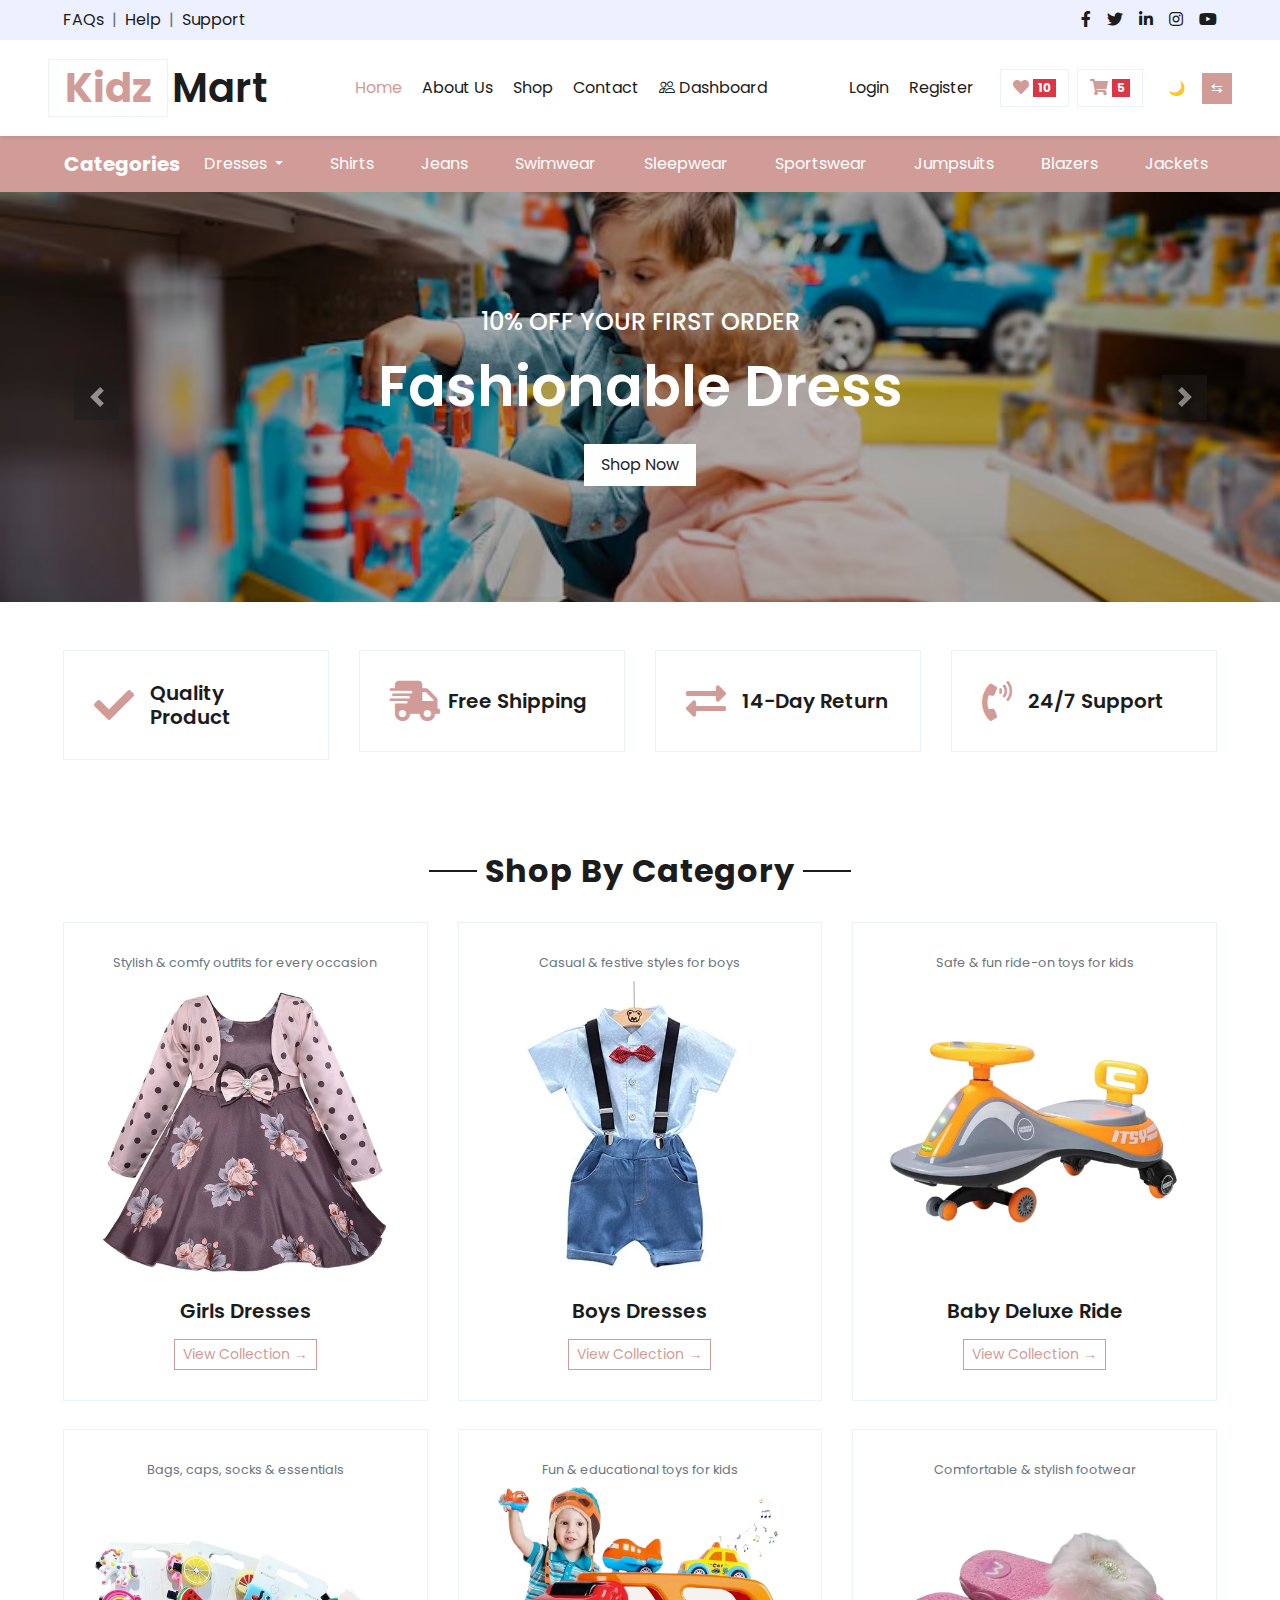
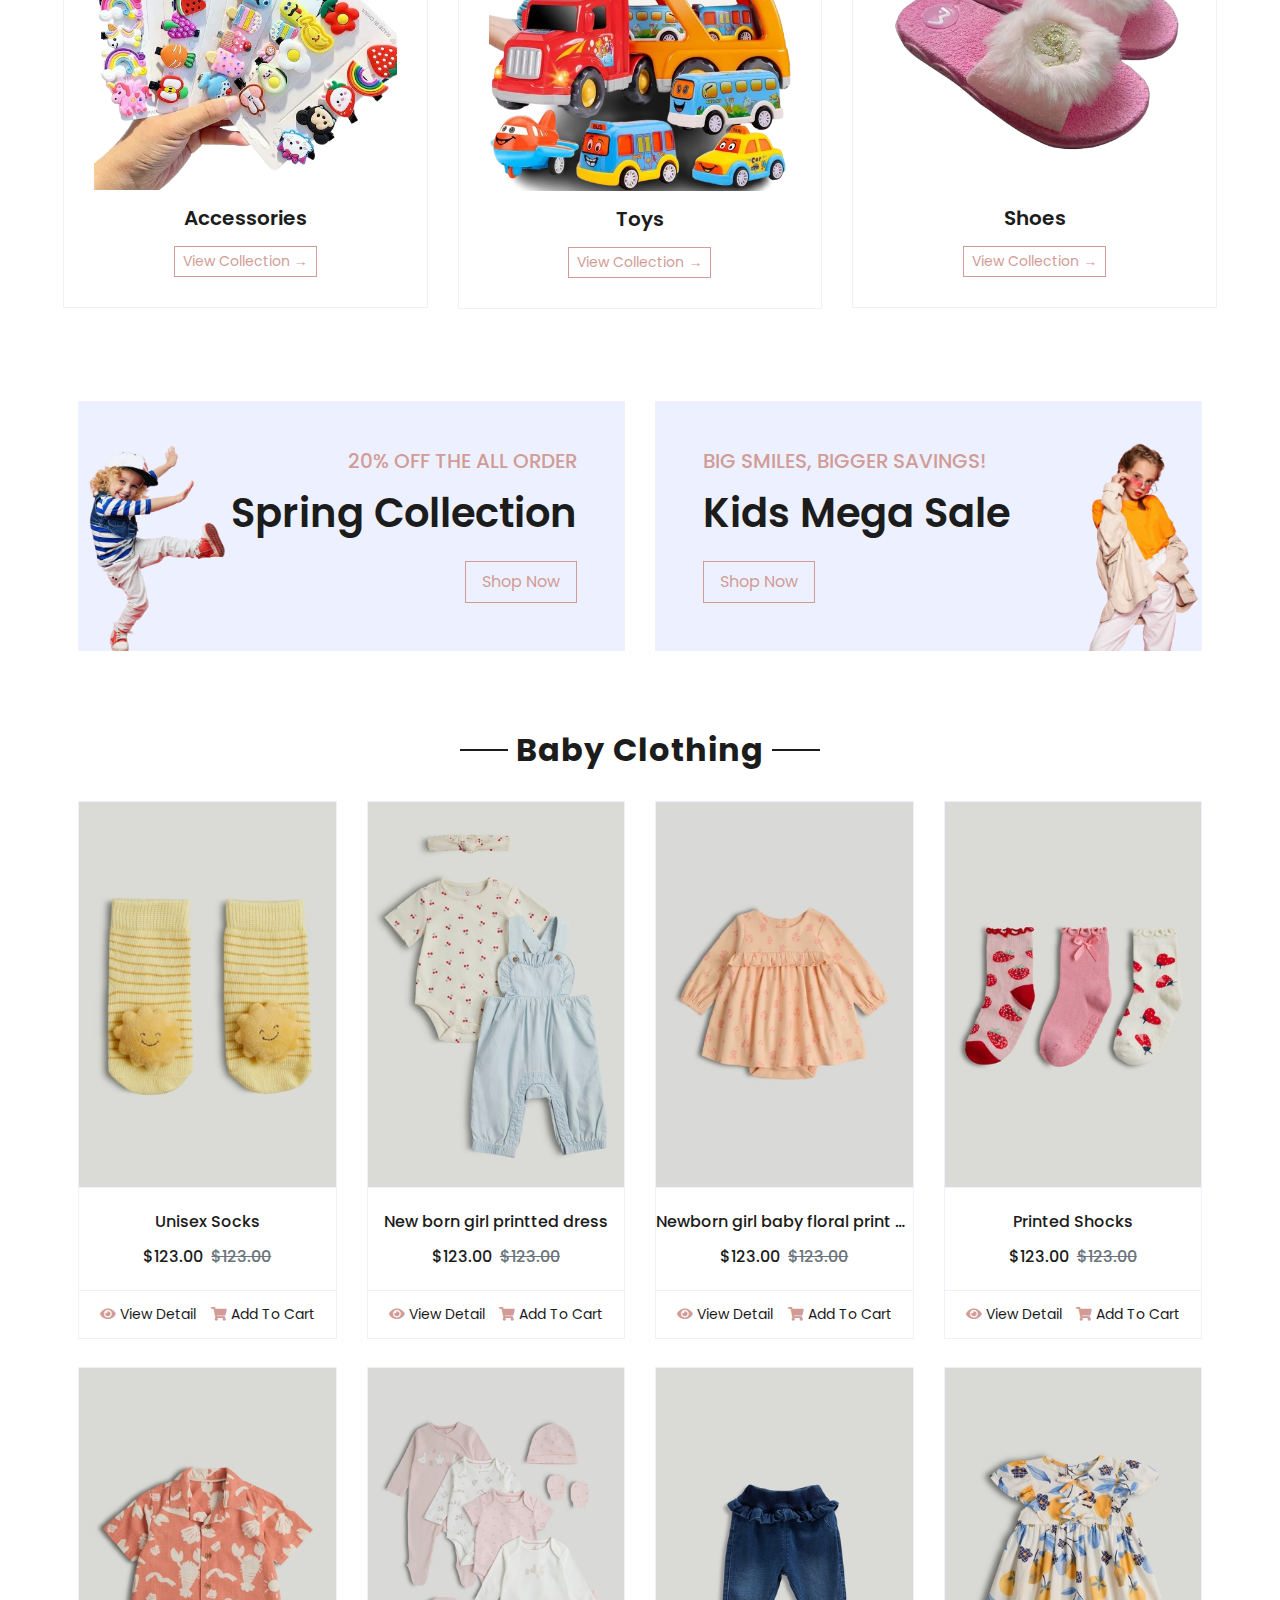
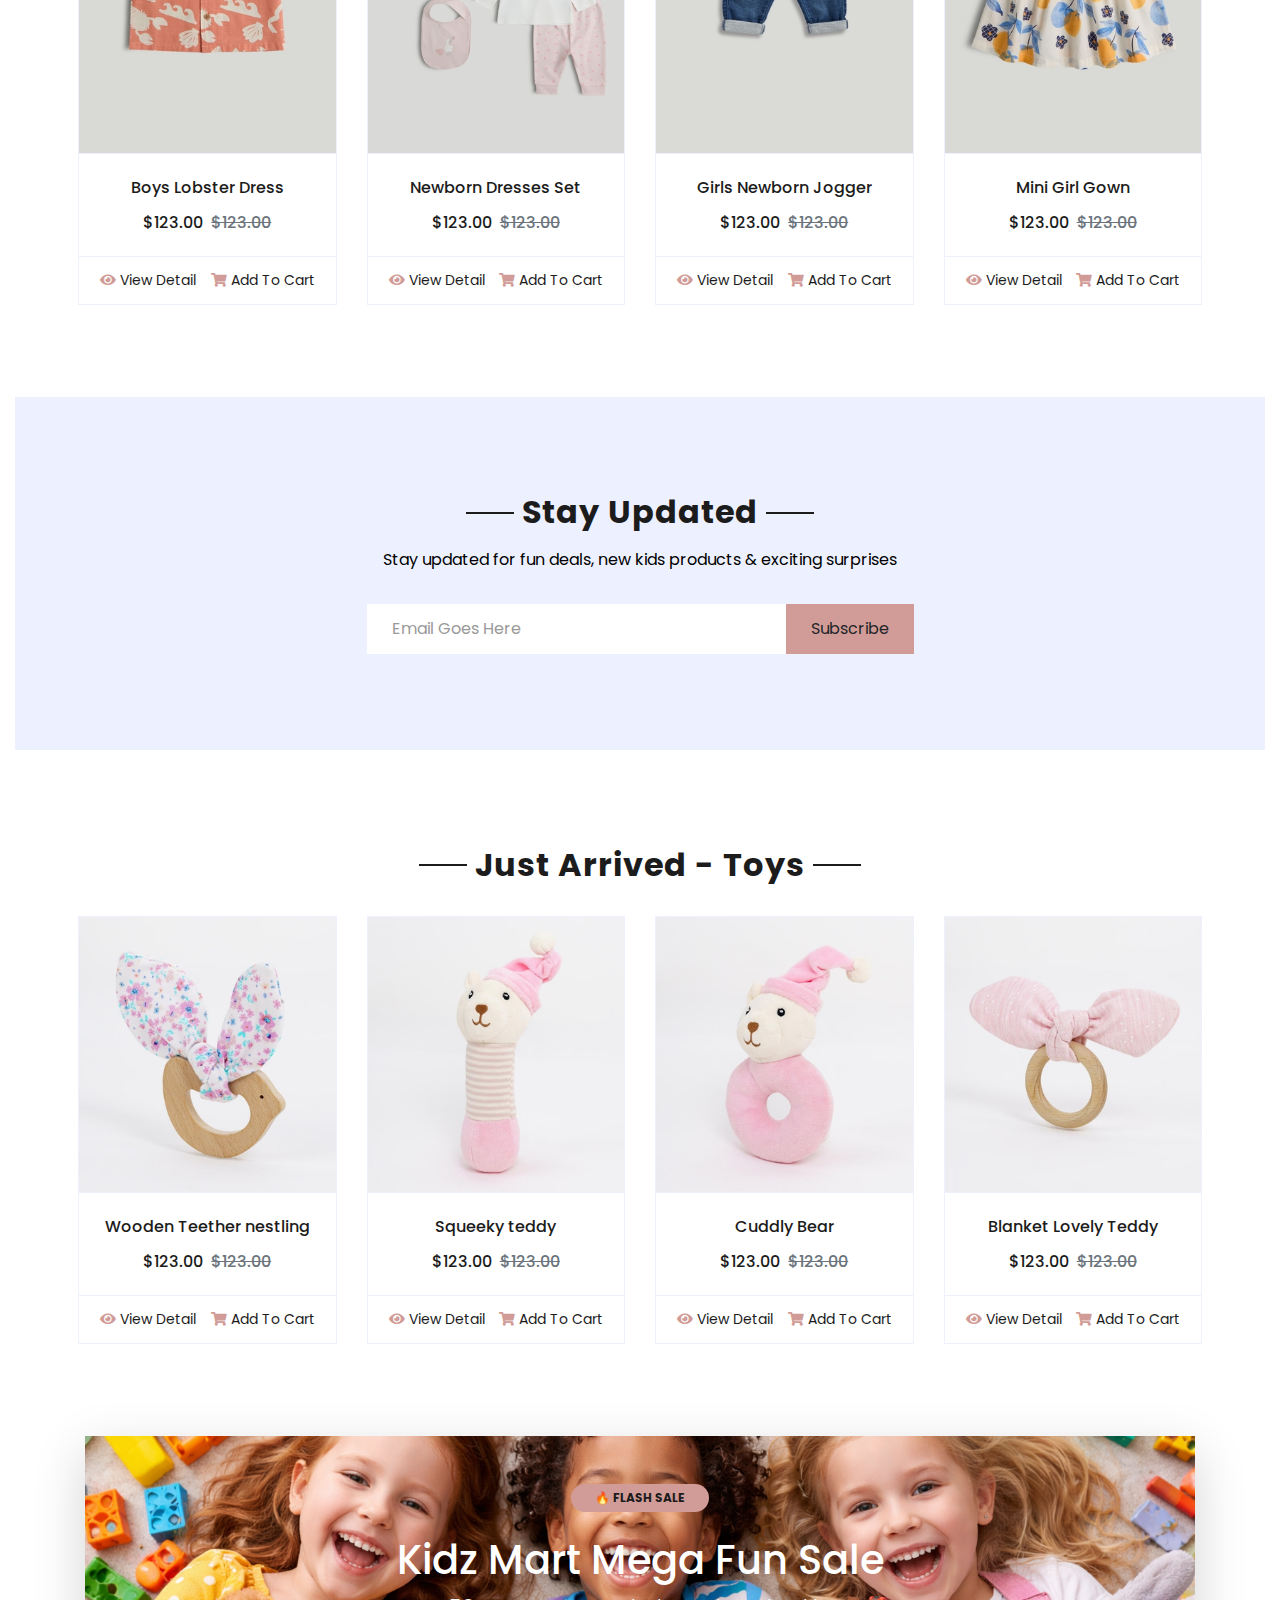
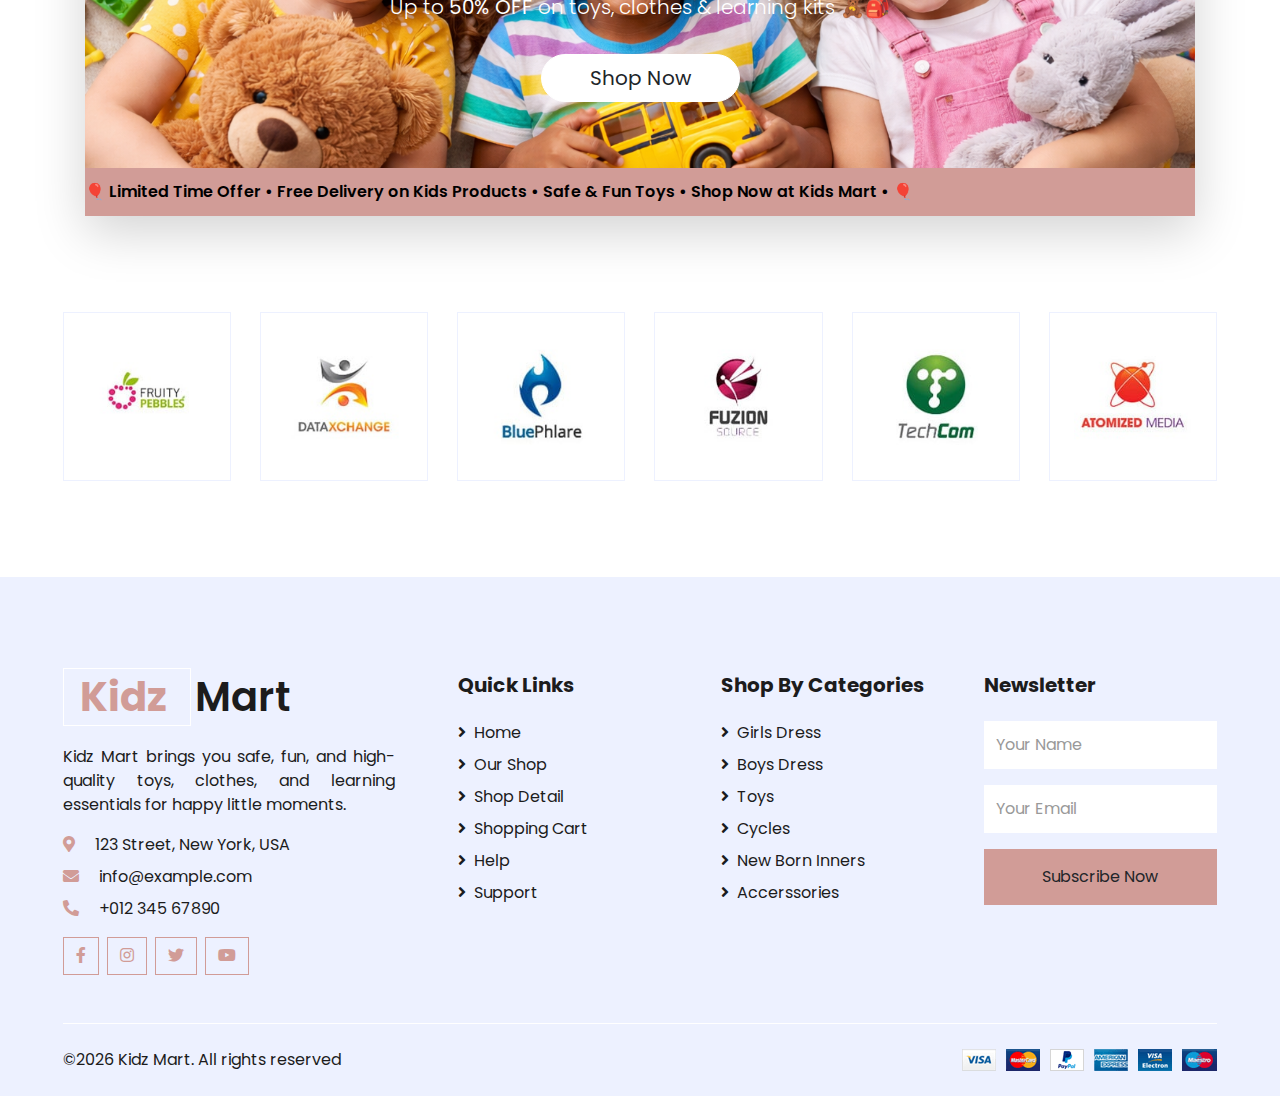
<file: index.html>
<!DOCTYPE html>
<html lang="en">

<head>
    <meta charset="utf-8">
    <title>Kidz Mart</title>
    <meta content="width=device-width, initial-scale=1.0" name="viewport">
    <meta content="Free HTML Templates" name="keywords">
    <meta content="Free HTML Templates" name="description">

    <!-- Favicon -->
    <link href="img/favi icon.png" rel="icon">
    <!-- Google Web Fonts -->
    <link rel="preconnect" href="https://fonts.gstatic.com">
    <link href="https://fonts.googleapis.com/css2?family=Poppins:wght@100;200;300;400;500;600;700;800;900&display=swap" rel="stylesheet"> 

    <!-- Font Awesome -->
    <link href="https://cdnjs.cloudflare.com/ajax/libs/font-awesome/5.10.0/css/all.min.css" rel="stylesheet">
<link rel="stylesheet" href="https://cdn.jsdelivr.net/npm/bootstrap-icons@1.11.3/font/bootstrap-icons.css">

    <!-- Libraries Stylesheet -->
    <link href="lib/owlcarousel/assets/owl.carousel.min.css" rel="stylesheet">

    <!-- Customized Bootstrap Stylesheet -->
    <link href="css/style.css" rel="stylesheet">
</head>

<body>
    <!-- Topbar Start -->
    <div class="container-fluid">
        <div class="row bg-secondary py-2 px-xl-5">
            <div class="col-lg-6 d-none d-lg-block">
                <div class="d-inline-flex align-items-center">
                    <a class="text-dark" href="">FAQs</a>
                    <span class="text-muted px-2">|</span>
                    <a class="text-dark" href="">Help</a>
                    <span class="text-muted px-2">|</span>
                    <a class="text-dark" href="">Support</a>
                </div>
            </div>
            <div class="col-lg-6 text-center text-lg-right">
                <div class="d-inline-flex align-items-center">
                    <a class="text-dark px-2" href="">
                        <i class="fab fa-facebook-f"></i>
                    </a>
                    <a class="text-dark px-2" href="">
                        <i class="fab fa-twitter"></i>
                    </a>
                    <a class="text-dark px-2" href="">
                        <i class="fab fa-linkedin-in"></i>
                    </a>
                    <a class="text-dark px-2" href="">
                        <i class="fab fa-instagram"></i>
                    </a>
                    <a class="text-dark pl-2" href="">
                        <i class="fab fa-youtube"></i>
                    </a>
                </div>
            </div>
        </div>
        <!-- <div class="row align-items-center py-3 px-xl-5"> -->
            <!-- <div class="col-lg-3 d-none d-lg-block">
                <a href="index.html" class="text-decoration-none">
                    <h1 class="m-0 display-5 font-weight-semi-bold"><span class="text-primary font-weight-bold border px-3 mr-1">Kidz</span>Mart</h1>
                </a>
            </div> -->
            <!-- <div class="col-lg-6 col-6 text-left mx-auto">
                <form action="">
                    <div class="input-group">
                        <input type="text" class="form-control" placeholder="Search for products">
                       
                    </div>
                </form>
            </div>
             -->
         
            
        <!-- </div> -->
    </div>
    <!-- Topbar End -->


    <!-- Navbar Start -->
 <!-- MAIN NAVBAR -->
  <header class="site-header">
<nav class="navbar navbar-expand-lg navbar-light bg-light  py-3 px-xl-5 shadow-sm">

  <!-- LOGO -->
  <a href="index.html" class="navbar-brand">
    <h1 class="m-0 font-weight-semi-bold">
      <span class="text-primary font-weight-bold border px-3 mr-1">Kidz</span>Mart
    </h1>
  </a>

  <!-- TOGGLER -->
  <button class="navbar-toggler" type="button" data-toggle="collapse" data-target="#mainNavbar">
    <span class="navbar-toggler-icon"></span>
  </button>

  <!-- NAV CONTENT -->
 <div class="collapse navbar-collapse nav-overlay" id="mainNavbar">

    <!-- CENTER MENU -->
    <ul class="navbar-nav mx-auto text-center">
      <li class="nav-item active"><a class="nav-link" href="index.html">Home</a></li>
      <li class="nav-item"><a class="nav-link" href="about.html">About Us</a></li>
      <li class="nav-item"><a class="nav-link" href="shop.html">Shop</a></li>
      <li class="nav-item"><a class="nav-link" href="contact.html">Contact</a></li>
      <li class="nav-item">
        <a class="nav-link" href="dashboard.html">
          <i class="bi bi-people me-2"></i> Dashboard
        </a>
      </li>
    </ul>

    <!-- RIGHT SIDE -->
    <div class="d-flex align-items-center">

      <!-- AUTH -->
      <ul class="navbar-nav mr-3">
        <li class="nav-item"><a class="nav-link" href="login.html">Login</a></li>
        <li class="nav-item"><a class="nav-link" href="register.html">Register</a></li>
      </ul>

      <!-- ICONS -->
      <a href="wishlist.html" class="btn border mr-2">
        <i class="fas fa-heart text-primary"></i>
        <span class="badge badge-danger">10</span>
      </a>

      <a href="cart.html" class="btn border mr-2">
        <i class="fas fa-shopping-cart text-primary"></i>
        <span class="badge badge-danger">5</span>
      </a>

      <!-- TOGGLES -->
      <button id="themeToggle" class="btn btn-sm ml-2">🌙</button>
      <button id="rtlToggle" class="btn btn-sm ml-2 bg-primary text-white">⇆</button>
    </div>

  </div>
</nav>
<!-- CATEGORIES SUB HEADER -->
<div class="bg-primary">
    
  <div class="container-fluid px-xl-5 ">
    <nav class="navbar navbar-expand-lg navbar-dark py-2">
      
      <span class="navbar-brand font-weight-bold">Categories</span>

      <button class="navbar-toggler" type="button" data-toggle="collapse" data-target="#categoryNavbar">
        <span class="navbar-toggler-icon"></span>
      </button>

     <div class="collapse navbar-collapse category-overlay" id="categoryNavbar">
        <ul class="navbar-nav w-100 justify-content-between flex-wrap">
          
          <li class="nav-item dropdown">
            <a class="nav-link dropdown-toggle" href="#" data-toggle="dropdown">
              Dresses
            </a>
            <div class="dropdown-menu">
              <a class="dropdown-item" href="#">Men's Dresses</a>
              <a class="dropdown-item" href="#">Women's Dresses</a>
              <a class="dropdown-item" href="#">Baby's Dresses</a>
            </div>
          </li>

          <li class="nav-item"><a class="nav-link" href="#">Shirts</a></li>
          <li class="nav-item"><a class="nav-link" href="#">Jeans</a></li>
          <li class="nav-item"><a class="nav-link" href="#">Swimwear</a></li>
          <li class="nav-item"><a class="nav-link" href="#">Sleepwear</a></li>
          <li class="nav-item"><a class="nav-link" href="#">Sportswear</a></li>
          <li class="nav-item"><a class="nav-link" href="#">Jumpsuits</a></li>
          <li class="nav-item"><a class="nav-link" href="#">Blazers</a></li>
          <li class="nav-item"><a class="nav-link" href="#">Jackets</a></li>
        

        </ul>
      </div>
    </nav>
  </div>
  </div>
</div></header>
                <div id="header-carousel" class="carousel slide" data-ride="carousel">
                    <div class="carousel-inner">
                        <div class="carousel-item active" style="height: 410px;">
                            <img class="img-fluid" src="img/kids1.avif" alt="Image">
                            <div class="carousel-caption d-flex flex-column align-items-center justify-content-center">
                                <div class="p-3" style="max-width: 700px;">
                                    <h4 class="text-light text-uppercase font-weight-medium mb-3">10% Off Your First Order</h4>
                                    <h3 class="display-4 text-white font-weight-semi-bold mb-4">Fashionable Dress</h3>
                                    <a href="" class="btn btn-light py-2 px-3">Shop Now</a>
                                </div>
                            </div>
                        </div>
                        <div class="carousel-item" style="height: 410px;">
                            <img class="img-fluid" src="img/caurosel2.jpg" alt="Image">
                            <div class="carousel-caption d-flex flex-column align-items-center justify-content-center">
                                <div class="p-3" style="max-width: 700px;">
                                    <h4 class="text-light text-uppercase font-weight-medium mb-3">10% Off Your First Order</h4>
                                    <h3 class="display-4 text-white font-weight-semi-bold mb-4">Reasonable Price</h3>
                                    <a href="" class="btn btn-light py-2 px-3">Shop Now</a>
                                </div>
                            </div>
                        </div>
                    </div>
                    <a class="carousel-control-prev" href="#header-carousel" data-slide="prev">
                        <div class="btn btn-dark" style="width: 45px; height: 45px;">
                            <span class="carousel-control-prev-icon mb-n2"></span>
                        </div>
                    </a>
                    <a class="carousel-control-next" href="#header-carousel" data-slide="next">
                        <div class="btn btn-dark" style="width: 45px; height: 45px;">
                            <span class="carousel-control-next-icon mb-n2"></span>
                        </div>
                    </a>
                </div>
            </div>
        </div>
    </div>
    <!-- Navbar End -->


    <!-- Featured Start -->
    <div class="container-fluid pt-5">
        <div class="row px-xl-5 pb-3">
            <div class="col-lg-3 col-md-6 col-sm-12 pb-1">
                <div class="d-flex align-items-center border mb-4" style="padding: 30px;">
                    <h1 class="fa fa-check text-primary m-0 mr-3"></h1>
                    <h5 class="font-weight-semi-bold m-0">Quality Product</h5>
                </div>
            </div>
            <div class="col-lg-3 col-md-6 col-sm-12 pb-1">
                <div class="d-flex align-items-center border mb-4" style="padding: 30px;">
                    <h1 class="fa fa-shipping-fast text-primary m-0 mr-2"></h1>
                    <h5 class="font-weight-semi-bold m-0">Free Shipping</h5>
                </div>
            </div>
            <div class="col-lg-3 col-md-6 col-sm-12 pb-1">
                <div class="d-flex align-items-center border mb-4" style="padding: 30px;">
                    <h1 class="fas fa-exchange-alt text-primary m-0 mr-3"></h1>
                    <h5 class="font-weight-semi-bold m-0">14-Day Return</h5>
                </div>
            </div>
            <div class="col-lg-3 col-md-6 col-sm-12 pb-1">
                <div class="d-flex align-items-center border mb-4" style="padding: 30px;">
                    <h1 class="fa fa-phone-volume text-primary m-0 mr-3"></h1>
                    <h5 class="font-weight-semi-bold m-0">24/7 Support</h5>
                </div>
            </div>
        </div>
    </div>
    <!-- Featured End -->


    <!-- Categories Start -->
    <div class="container-fluid pt-5">
          <div class="text-center mb-4">
            <h2 class="section-title px-5"><span class="px-2">Shop By Category</span></h2>
        </div>
        <div class="row px-xl-5 pb-3">
           <div class="col-lg-4 col-md-6 pb-1">
  <div class="cat-item d-flex flex-column border mb-4" style="padding: 30px;">
    
    <p class="text-muted text-center small mb-2">
      Stylish & comfy outfits for every occasion
    </p>

    <a href="shop.html?category=girls-dresses"
       class="cat-img position-relative overflow-hidden mb-3">
      <img class="img-fluid" src="img/girl babby2.webp" alt="Girls Dresses">
    </a>

    <h5 class="font-weight-semi-bold m-0 text-center">Girls Dresses</h5>

    <a href="shop.html?category=girls-dresses"
       class="btn btn-sm btn-outline-primary mt-3 mx-auto">
      View Collection →
    </a>

  </div>
</div>
           <div class="col-lg-4 col-md-6 pb-1">
  <div class="cat-item d-flex flex-column border mb-4" style="padding: 30px;">

    <p class="text-center text-muted small mb-2">
      Casual & festive styles for boys
    </p>

    <a href="shop.html?category=boys-dresses"
       class="cat-img position-relative overflow-hidden mb-3">
      <img class="img-fluid" src="img/boy baby1.webp" alt="Boys Dresses">
    </a>

    <h5 class="font-weight-semi-bold m-0 text-center">Boys Dresses</h5>

    <a href="shop.html?category=boys-dresses"
       class="btn btn-sm btn-outline-primary mt-3 mx-auto">
      View Collection →
    </a>

  </div>
</div>
         
  <!-- BOYS DRESSES -->
 

  <!-- BABY DELUXE RIDE -->
  <div class="col-lg-4 col-md-6 pb-1">
    <div class="cat-item d-flex flex-column border mb-4" style="padding: 30px;">

      <p class="text-center text-muted small mb-2">
        Safe & fun ride-on toys for kids
      </p>

      <a href="shop.html?category=baby-rides"
         class="cat-img position-relative overflow-hidden mb-3">
        <img class="img-fluid" src="img/baby_car-removebg-preview.png" alt="Baby Ride">
      </a>

      <h5 class="font-weight-semi-bold m-0 text-center">Baby Deluxe Ride</h5>

      <a href="shop.html?category=baby-rides"
         class="btn btn-sm btn-outline-primary mt-3 mx-auto">
        View Collection →
      </a>

    </div>
  </div>

  <!-- ACCESSORIES -->
  <div class="col-lg-4 col-md-6 pb-1">
    <div class="cat-item d-flex flex-column border mb-4" style="padding: 30px;">

      <p class="text-center text-muted small mb-2">
        Bags, caps, socks & essentials
      </p>

      <a href="shop.html?category=accessories"
         class="cat-img position-relative overflow-hidden mb-3">
        <img class="img-fluid" src="img/accesoris-removebg-preview.png" alt="Accessories">
      </a>

      <h5 class="font-weight-semi-bold m-0 text-center">Accessories</h5>

      <a href="shop.html?category=accessories"
         class="btn btn-sm btn-outline-primary mt-3 mx-auto">
        View Collection →
      </a>

    </div>
  </div>

  <!-- TOYS -->
  <div class="col-lg-4 col-md-6 pb-1">
    <div class="cat-item d-flex flex-column border mb-4" style="padding: 30px;">

      <p class="text-center text-muted small mb-2">
        Fun & educational toys for kids
      </p>

      <a href="shop.html?category=toys"
         class="cat-img position-relative overflow-hidden mb-3">
        <img class="img-fluid" src="img/image-removebg-preview (5).png" alt="Toys">
      </a>

      <h5 class="font-weight-semi-bold m-0 text-center">Toys</h5>

      <a href="shop.html?category=toys"
         class="btn btn-sm btn-outline-primary mt-3 mx-auto">
        View Collection →
      </a>

    </div>
  </div>

  <!-- SHOES -->
  <div class="col-lg-4 col-md-6 pb-1">
    <div class="cat-item d-flex flex-column border mb-4" style="padding: 30px;">

      <p class="text-center text-muted small mb-2">
        Comfortable & stylish footwear
      </p>

      <a href="shop.html?category=shoes"
         class="cat-img position-relative overflow-hidden mb-3">
        <img class="img-fluid" src="img/image-removebg-preview (6).png" alt="Shoes">
      </a>

      <h5 class="font-weight-semi-bold m-0 text-center">Shoes</h5>

      <a href="shop.html?category=shoes"
         class="btn btn-sm btn-outline-primary mt-3 mx-auto">
        View Collection →
      </a>

    </div>
  </div>

</div>
    <!-- Categories End -->


    <!-- Offer Start -->
    <div class="container-fluid offer pt-5">
        <div class="row px-xl-5">
            <div class="col-md-6 pb-4">
                <div class="position-relative promo-banner bg-secondary text-center text-md-right text-white mb-2 py-5 px-5">
                    <img src="img/image-removebg-preview (2).png" alt="">
                    <div class="position-relative" style="z-index: 1;">
                        <h5 class="text-uppercase text-primary mb-3">20% off the all order</h5>
                        <h1 class="mb-4 font-weight-semi-bold">Spring Collection</h1>
                        <a href="" class="btn btn-outline-primary py-md-2 px-md-3">Shop Now</a>
                    </div>
                </div>
            </div>
            <div class="col-md-6 pb-4">
                <div class="position-relative promo-banner bg-secondary text-center text-md-left text-white mb-2 py-5 px-5">
                    <img src="img/image-removebg-preview (4).png" alt="">
                    <div class="position-relative" style="z-index: 1;">
                        <h5 class="text-uppercase text-primary mb-3">Big Smiles, Bigger Savings!</h5>
                        <h1 class="mb-4 font-weight-semi-bold">Kids Mega Sale </h1>
                        <a href="" class="btn btn-outline-primary py-md-2 px-md-3">Shop Now</a>
                    </div>
                </div>
            </div>
        </div>
    </div>
    <!-- Offer End -->


    <!-- Products Start -->
    <div class="container-fluid pt-5">
        <div class="text-center mb-4">
            <h2 class="section-title px-5"><span class="px-2">Baby Clothing</span></h2>
        </div>
        <div class="row px-xl-5 pb-3">
            <div class="col-lg-3 col-md-6 col-sm-12 pb-1">
                <div class="card product-item border-0 mb-4">
                    <div class="card-header product-img position-relative overflow-hidden bg-transparent border p-0">
                        <img class="img-fluid w-100" src="img/socks.avif" alt="">
                    </div>
                    <div class="card-body border-left border-right text-center p-0 pt-4 pb-3">
                        <h6 class="text-truncate mb-3">Unisex Socks</h6>
                        <div class="d-flex justify-content-center">
                            <h6>$123.00</h6><h6 class="text-muted ml-2"><del>$123.00</del></h6>
                        </div>
                    </div>
                    <div class="card-footer d-flex justify-content-between bg-light border">
                        <a href="detail.html" class="btn btn-sm text-dark p-0"><i class="fas fa-eye text-primary mr-1"></i>View Detail</a>
                        <a href="cart.html" class="btn btn-sm text-dark p-0"><i class="fas fa-shopping-cart text-primary mr-1"></i>Add To Cart</a>
                    </div>
                </div>
            </div>
            <div class="col-lg-3 col-md-6 col-sm-12 pb-1">
                <div class="card product-item border-0 mb-4">
                    <div class="card-header product-img position-relative overflow-hidden bg-transparent border p-0">
                        <img class="img-fluid w-100" src="img/cat2.avif" alt="">
                    </div>
                    <div class="card-body border-left border-right text-center p-0 pt-4 pb-3">
                        <h6 class="text-truncate mb-3">New born girl printted dress</h6>
                        <div class="d-flex justify-content-center">
                            <h6>$123.00</h6><h6 class="text-muted ml-2"><del>$123.00</del></h6>
                        </div>
                    </div>
                    <div class="card-footer d-flex justify-content-between bg-light border">
                        <a href="detail.html" class="btn btn-sm text-dark p-0"><i class="fas fa-eye text-primary mr-1"></i>View Detail</a>
                        <a href="cart.html" class="btn btn-sm text-dark p-0"><i class="fas fa-shopping-cart text-primary mr-1"></i>Add To Cart</a>
                    </div>
                </div>
            </div>
            <div class="col-lg-3 col-md-6 col-sm-12 pb-1">
                <div class="card product-item border-0 mb-4">
                    <div class="card-header product-img position-relative overflow-hidden bg-transparent border p-0">
                        <img class="img-fluid w-100" src="img/cat3.avif" alt="">
                    </div>
                    <div class="card-body border-left border-right text-center p-0 pt-4 pb-3">
                        <h6 class="text-truncate mb-3">Newborn girl baby floral print dress</h6>
                        <div class="d-flex justify-content-center">
                            <h6>$123.00</h6><h6 class="text-muted ml-2"><del>$123.00</del></h6>
                        </div>
                    </div>
                    <div class="card-footer d-flex justify-content-between bg-light border">
                        <a href="detail.html" class="btn btn-sm text-dark p-0"><i class="fas fa-eye text-primary mr-1"></i>View Detail</a>
                        <a href="cart.html" class="btn btn-sm text-dark p-0"><i class="fas fa-shopping-cart text-primary mr-1"></i>Add To Cart</a>
                    </div>
                </div>
            </div>
            <div class="col-lg-3 col-md-6 col-sm-12 pb-1">
                <div class="card product-item border-0 mb-4">
                    <div class="card-header product-img position-relative overflow-hidden bg-transparent border p-0">
                        <img class="img-fluid w-100" src="img/cat4.avif" alt="">
                    </div>
                    <div class="card-body border-left border-right text-center p-0 pt-4 pb-3">
                        <h6 class="text-truncate mb-3">Printed Shocks</h6>
                        <div class="d-flex justify-content-center">
                            <h6>$123.00</h6><h6 class="text-muted ml-2"><del>$123.00</del></h6>
                        </div>
                    </div>
                    <div class="card-footer d-flex justify-content-between bg-light border">
                        <a href="detail.html" class="btn btn-sm text-dark p-0"><i class="fas fa-eye text-primary mr-1"></i>View Detail</a>
                        <a href="cart.html" class="btn btn-sm text-dark p-0"><i class="fas fa-shopping-cart text-primary mr-1"></i>Add To Cart</a>
                    </div>
                </div>
            </div>
            <div class="col-lg-3 col-md-6 col-sm-12 pb-1">
                <div class="card product-item border-0 mb-4">
                    <div class="card-header product-img position-relative overflow-hidden bg-transparent border p-0">
                        <img class="img-fluid w-100" src="img/cat5.avif" alt="">
                    </div>
                    <div class="card-body border-left border-right text-center p-0 pt-4 pb-3">
                        <h6 class="text-truncate mb-3">Boys Lobster Dress</h6>
                        <div class="d-flex justify-content-center">
                            <h6>$123.00</h6><h6 class="text-muted ml-2"><del>$123.00</del></h6>
                        </div>
                    </div>
                    <div class="card-footer d-flex justify-content-between bg-light border">
                        <a href="detail.html" class="btn btn-sm text-dark p-0"><i class="fas fa-eye text-primary mr-1"></i>View Detail</a>
                        <a href="cart.html" class="btn btn-sm text-dark p-0"><i class="fas fa-shopping-cart text-primary mr-1"></i>Add To Cart</a>
                    </div>
                </div>
            </div>
            <div class="col-lg-3 col-md-6 col-sm-12 pb-1">
                <div class="card product-item border-0 mb-4">
                    <div class="card-header product-img position-relative overflow-hidden bg-transparent border p-0">
                        <img class="img-fluid w-100" src="img/cat6.avif" alt="">
                    </div>
                    <div class="card-body border-left border-right text-center p-0 pt-4 pb-3">
                        <h6 class="text-truncate mb-3">Newborn Dresses Set</h6>
                        <div class="d-flex justify-content-center">
                            <h6>$123.00</h6><h6 class="text-muted ml-2"><del>$123.00</del></h6>
                        </div>
                    </div>
                    <div class="card-footer d-flex justify-content-between bg-light border">
                        <a href="detail.html" class="btn btn-sm text-dark p-0"><i class="fas fa-eye text-primary mr-1"></i>View Detail</a>
                        <a href="cart.html" class="btn btn-sm text-dark p-0"><i class="fas fa-shopping-cart text-primary mr-1"></i>Add To Cart</a>
                    </div>
                </div>
            </div>
            <div class="col-lg-3 col-md-6 col-sm-12 pb-1">
                <div class="card product-item border-0 mb-4">
                    <div class="card-header product-img position-relative overflow-hidden bg-transparent border p-0">
                        <img class="img-fluid w-100" src="img/cat7.avif" alt="">
                    </div>
                    <div class="card-body border-left border-right text-center p-0 pt-4 pb-3">
                        <h6 class="text-truncate mb-3">Girls Newborn Jogger</h6>
                        <div class="d-flex justify-content-center">
                            <h6>$123.00</h6><h6 class="text-muted ml-2"><del>$123.00</del></h6>
                        </div>
                    </div>
                    <div class="card-footer d-flex justify-content-between bg-light border">
                        <a href="detail.html" class="btn btn-sm text-dark p-0"><i class="fas fa-eye text-primary mr-1"></i>View Detail</a>
                        <a href="cart.html" class="btn btn-sm text-dark p-0"><i class="fas fa-shopping-cart text-primary mr-1"></i>Add To Cart</a>
                    </div>
                </div>
            </div>
            <div class="col-lg-3 col-md-6 col-sm-12 pb-1">
                <div class="card product-item border-0 mb-4">
                    <div class="card-header product-img position-relative overflow-hidden bg-transparent border p-0">
                        <img class="img-fluid w-100" src="img/cat8.avif" alt="">
                    </div>
                    <div class="card-body border-left border-right text-center p-0 pt-4 pb-3">
                        <h6 class="text-truncate mb-3">Mini Girl Gown</h6>
                        <div class="d-flex justify-content-center">
                            <h6>$123.00</h6><h6 class="text-muted ml-2"><del>$123.00</del></h6>
                        </div>
                    </div>
                    <div class="card-footer d-flex justify-content-between bg-light border">
                        <a href="detail.html" class="btn btn-sm text-dark p-0"><i class="fas fa-eye text-primary mr-1"></i>View Detail</a>
                        <a href="cart.html" class="btn btn-sm text-dark p-0"><i class="fas fa-shopping-cart text-primary mr-1"></i>Add To Cart</a>
                    </div>
                </div>
            </div>
        </div>
    </div>
    <!-- Products End -->


    <!-- Subscribe Start -->
    <div class="container-fluid bg-secondary my-5">
        <div class="row justify-content-md-center py-5 px-xl-5">
            <div class="col-md-6 col-12 py-5">
                <div class="text-center mb-2 pb-2">
                    <h2 class="section-title px-5 mb-3"><span class="bg-secondary px-2">Stay Updated</span></h2>
                    <p>Stay updated for fun deals, new kids products & exciting surprises</p>
                </div>
                <form action="">
                    <div class="input-group">
                        <input type="text" class="form-control border-white p-4" placeholder="Email Goes Here">
                        <div class="input-group-append">
                            <button class="btn btn-primary px-4">Subscribe</button>
                        </div>
                    </div>
                </form>
            </div>
        </div>
    </div>
    <!-- Subscribe End -->


    <!-- Products Start -->
    <div class="container-fluid pt-5">
        <div class="text-center mb-4">
            <h2 class="section-title px-5"><span class="px-2">Just Arrived - Toys</span></h2>
        </div>
        <div class="row px-xl-5 pb-3">
            <div class="col-lg-3 col-md-6 col-sm-12 pb-1">
                <div class="card product-item border-0 mb-4">
                    <div class="card-header product-img position-relative overflow-hidden bg-transparent border p-0">
                        <img class="img-fluid w-100" src="img/toy1.avif" alt="">
                    </div>
                    <div class="card-body border-left border-right text-center p-0 pt-4 pb-3">
                        <h6 class="text-truncate mb-3">Wooden Teether nestling</h6>
                        <div class="d-flex justify-content-center">
                            <h6>$123.00</h6><h6 class="text-muted ml-2"><del>$123.00</del></h6>
                        </div>
                    </div>
                    <div class="card-footer d-flex justify-content-between bg-light border">
                        <a href="detail.html" class="btn btn-sm text-dark p-0"><i class="fas fa-eye text-primary mr-1"></i>View Detail</a>
                        <a href="cart.html" class="btn btn-sm text-dark p-0"><i class="fas fa-shopping-cart text-primary mr-1"></i>Add To Cart</a>
                    </div>
                </div>
            </div>
            <div class="col-lg-3 col-md-6 col-sm-12 pb-1">
                <div class="card product-item border-0 mb-4">
                    <div class="card-header product-img position-relative overflow-hidden bg-transparent border p-0">
                        <img class="img-fluid w-100" src="img/toy2.avif" alt="">
                    </div>
                    <div class="card-body border-left border-right text-center p-0 pt-4 pb-3">
                        <h6 class="text-truncate mb-3">Squeeky teddy</h6>
                        <div class="d-flex justify-content-center">
                            <h6>$123.00</h6><h6 class="text-muted ml-2"><del>$123.00</del></h6>
                        </div>
                    </div>
                    <div class="card-footer d-flex justify-content-between bg-light border">
                        <a href="detail.html" class="btn btn-sm text-dark p-0"><i class="fas fa-eye text-primary mr-1"></i>View Detail</a>
                        <a href="cart.html" class="btn btn-sm text-dark p-0"><i class="fas fa-shopping-cart text-primary mr-1"></i>Add To Cart</a>
                    </div>
                </div>
            </div>
            <div class="col-lg-3 col-md-6 col-sm-12 pb-1">
                <div class="card product-item border-0 mb-4">
                    <div class="card-header product-img position-relative overflow-hidden bg-transparent border p-0">
                        <img class="img-fluid w-100" src="img/toy4.avif" alt="">
                    </div>
                    <div class="card-body border-left border-right text-center p-0 pt-4 pb-3">
                        <h6 class="text-truncate mb-3">Cuddly Bear</h6>
                        <div class="d-flex justify-content-center">
                            <h6>$123.00</h6><h6 class="text-muted ml-2"><del>$123.00</del></h6>
                        </div>
                    </div>
                    <div class="card-footer d-flex justify-content-between bg-light border">
                        <a href="detail.html" class="btn btn-sm text-dark p-0"><i class="fas fa-eye text-primary mr-1"></i>View Detail</a>
                        <a href="cart.html" class="btn btn-sm text-dark p-0"><i class="fas fa-shopping-cart text-primary mr-1"></i>Add To Cart</a>
                    </div>
                </div>
            </div>
            <div class="col-lg-3 col-md-6 col-sm-12 pb-1">
                <div class="card product-item border-0 mb-4">
                    <div class="card-header product-img position-relative overflow-hidden bg-transparent border p-0">
                        <img class="img-fluid w-100" src="img/toy6.avif" alt="">
                    </div>
                    <div class="card-body border-left border-right text-center p-0 pt-4 pb-3">
                        <h6 class="text-truncate mb-3">Blanket Lovely Teddy</h6>
                        <div class="d-flex justify-content-center">
                            <h6>$123.00</h6><h6 class="text-muted ml-2"><del>$123.00</del></h6>
                        </div>
                    </div>
                    <div class="card-footer d-flex justify-content-between bg-light border">
                        <a href="detail.html" class="btn btn-sm text-dark p-0"><i class="fas fa-eye text-primary mr-1"></i>View Detail</a>
                        <a href="cart.html" class="btn btn-sm text-dark p-0"><i class="fas fa-shopping-cart text-primary mr-1"></i>Add To Cart</a>
                    </div>
                </div>
            </div>
         
            </div>
        </div>
    </div>
    <!-- Products End -->
<section class="container my-5">
  <div class="kids-banner position-relative rounded-4 overflow-hidden shadow-lg">
    
    <!-- Overlay -->
    <div class="banner-overlay"></div>

    <!-- Content -->
    <div class="banner-content text-center text-white p-5 position-relative">
      <span class="badge bg-primary text-dark px-4 py-2 fw-bold rounded-pill">
        🔥 FLASH SALE
      </span>

      <h1 class="fw-bold mt-4 text-white ">Kidz Mart Mega Fun Sale</h1>
      <p class="lead">
        Up to <strong>50% OFF</strong> on toys, clothes & learning kits 🧸🎒
      </p>

      <a href="#" class="btn btn-light btn-lg rounded-pill px-5 mt-3">
        Shop Now
      </a>
    </div>

    <!-- Marquee -->
    <div class="marquee">
      <div class="marquee-text">
        🎈 Limited Time Offer • Free Delivery on Kids Products • Safe & Fun Toys • Shop Now at Kids Mart • 🎈
      </div>
    </div>

  </div>
</section>



    <!-- Vendor Start -->
    <div class="container-fluid py-5">
        <div class="row px-xl-5">
            <div class="col">
                <div class="owl-carousel vendor-carousel">
                    <div class="vendor-item border p-4">
                        <img src="img/vendor-1.jpg" alt="">
                    </div>
                    <div class="vendor-item border p-4">
                        <img src="img/vendor-2.jpg" alt="">
                    </div>
                    <div class="vendor-item border p-4">
                        <img src="img/vendor-3.jpg" alt="">
                    </div>
                    <div class="vendor-item border p-4">
                        <img src="img/vendor-4.jpg" alt="">
                    </div>
                    <div class="vendor-item border p-4">
                        <img src="img/vendor-5.jpg" alt="">
                    </div>
                    <div class="vendor-item border p-4">
                        <img src="img/vendor-6.jpg" alt="">
                    </div>
                    <div class="vendor-item border p-4">
                        <img src="img/vendor-7.jpg" alt="">
                    </div>
                    <div class="vendor-item border p-4">
                        <img src="img/vendor-8.jpg" alt="">
                    </div>
                </div>
            </div>
        </div>
    </div>
    <!-- Vendor End -->


    <!-- Footer Start -->
    <div class="container-fluid footer  bg-secondary text-dark mt-5 pt-5">
        <div class="row px-xl-5 pt-5">
            <div class="col-lg-4 col-md-12 mb-5 pr-3 pr-xl-5">

  <a href="index.html" class="text-decoration-none">
    <h1 class="mb-4 display-5 font-weight-semi-bold">
      <span class="text-primary font-weight-bold border border-white px-3 mr-1">
        Kidz
      </span>Mart
    </h1>
  </a>

  <p style="text-align: justify;">
    Kidz Mart brings you safe, fun, and high-quality toys, clothes, and learning essentials for happy little moments.
  </p>

  <p class="mb-2">
    <i class="fa fa-map-marker-alt text-primary mr-3"></i>
    123 Street, New York, USA
  </p>

  <p class="mb-2">
    <i class="fa fa-envelope text-primary mr-3"></i>
    info@example.com
  </p>

  <p class="mb-3">
    <i class="fa fa-phone-alt text-primary mr-3"></i>
    +012 345 67890
  </p>

  <!-- SOCIAL MEDIA ICONS -->
  <div class="d-flex mt-3">

    <a class="btn btn-outline-primary btn-square mr-2" href="#" aria-label="Facebook">
      <i class="fab fa-facebook-f"></i>
    </a>

    <a class="btn btn-outline-primary btn-square mr-2" href="#" aria-label="Instagram">
      <i class="fab fa-instagram"></i>
    </a>

    <a class="btn btn-outline-primary btn-square mr-2" href="#" aria-label="Twitter">
      <i class="fab fa-twitter"></i>
    </a>

    <a class="btn btn-outline-primary btn-square" href="#" aria-label="YouTube">
      <i class="fab fa-youtube"></i>
    </a>

  </div>

</div>
            <div class="col-lg-8 col-md-12">
                <div class="row">
                    <div class="col-md-4 mb-5">
                        <h5 class="font-weight-bold text-dark mb-4">Quick Links</h5>
                        <div class="d-flex flex-column justify-content-start">
                            <a class="text-dark mb-2" href="index.html"><i class="fa fa-angle-right mr-2"></i>Home</a>
                            <a class="text-dark mb-2" href="shop.html"><i class="fa fa-angle-right mr-2"></i>Our Shop</a>
                            <a class="text-dark mb-2" href="detail.html"><i class="fa fa-angle-right mr-2"></i>Shop Detail</a>
                            <a class="text-dark mb-2" href="cart.html"><i class="fa fa-angle-right mr-2"></i>Shopping Cart</a>
                            <a class="text-dark mb-2" href="contact.html"><i class="fa fa-angle-right mr-2"></i>Help</a>
                            <a class="text-dark" href="contact.html"><i class="fa fa-angle-right mr-2"></i>Support</a>
                        </div>
                    </div>
                    <div class="col-md-4 mb-5">
                        <h5 class="font-weight-bold text-dark mb-4">Shop By Categories</h5>
                        <div class="d-flex flex-column justify-content-start">
                            <a class="text-dark mb-2" href="index.html"><i class="fa fa-angle-right mr-2"></i>Girls Dress</a>
                            <a class="text-dark mb-2" href="shop.html"><i class="fa fa-angle-right mr-2"></i>Boys Dress</a>
                            <a class="text-dark mb-2" href="detail.html"><i class="fa fa-angle-right mr-2"></i>Toys</a>
                            <a class="text-dark mb-2" href="cart.html"><i class="fa fa-angle-right mr-2"></i>Cycles</a>
                            <a class="text-dark mb-2" href="checkout.html"><i class="fa fa-angle-right mr-2"></i>New Born Inners</a>
                            <a class="text-dark" href="contact.html"><i class="fa fa-angle-right mr-2"></i>Accerssories</a>
                        </div>
                    </div>
                    <div class="col-md-4 mb-5">
                        <h5 class="font-weight-bold text-dark mb-4">Newsletter</h5>
                        <form action="">
                            <div class="form-group">
                                <input type="text" class="form-control border-0 py-4" placeholder="Your Name" required="required" />
                            </div>
                            <div class="form-group">
                                <input type="email" class="form-control border-0 py-4" placeholder="Your Email"
                                    required="required" />
                            </div>
                            <div>
                                <button class="btn btn-primary btn-block border-0 py-3" type="submit">Subscribe Now</button>
                            </div>
                        </form>
                    </div>
                </div>
            </div>
        </div>
        <div class="row border-top border-light mx-xl-5 py-4">
            <div class="col-md-6 px-xl-0">
               
                      &copy;<script>document.write(new Date().getFullYear());</script> Kidz Mart. All rights reserved 
                    
            </div>
            <div class="col-md-6 px-xl-0 text-center text-md-right">
                <img class="img-fluid" src="img/payments.png" alt="">
            </div>
        </div>
    </div>
    <!-- Footer End -->


    <!-- Back to Top -->
    <a href="#" class="btn btn-primary back-to-top"><i class="fa fa-angle-double-up"></i></a>


    <!-- JavaScript Libraries -->
    <script src="https://code.jquery.com/jquery-3.4.1.min.js"></script>
    <script src="https://stackpath.bootstrapcdn.com/bootstrap/4.4.1/js/bootstrap.bundle.min.js"></script>
    <script src="lib/easing/easing.min.js"></script>
    <script src="lib/owlcarousel/owl.carousel.min.js"></script>

    <!-- Contact Javascript File -->
    <script src="mail/jqBootstrapValidation.min.js"></script>
    <script src="mail/contact.js"></script>
 <script src="js/theme-rtl.js"></script>
    <!-- Template Javascript -->
    <script src="js/main.js"></script>
     
</body>

</html>
</file>
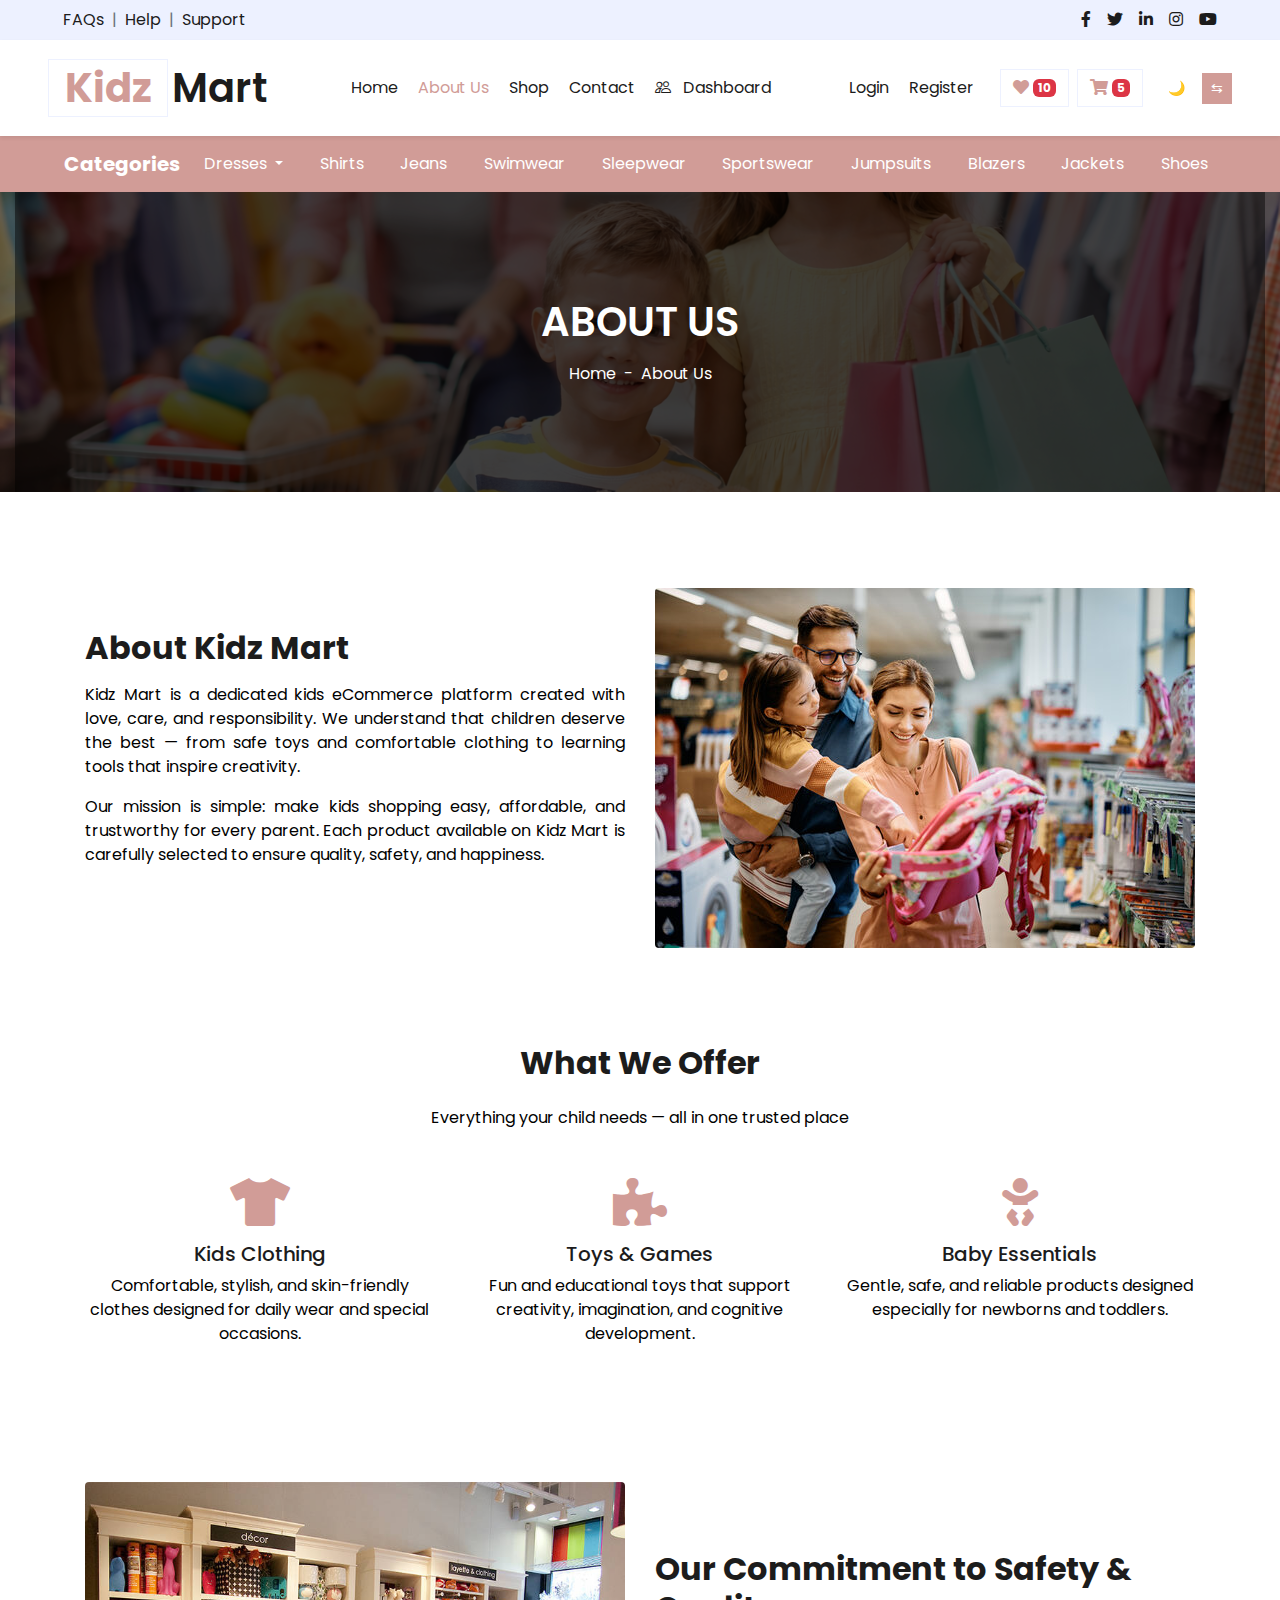
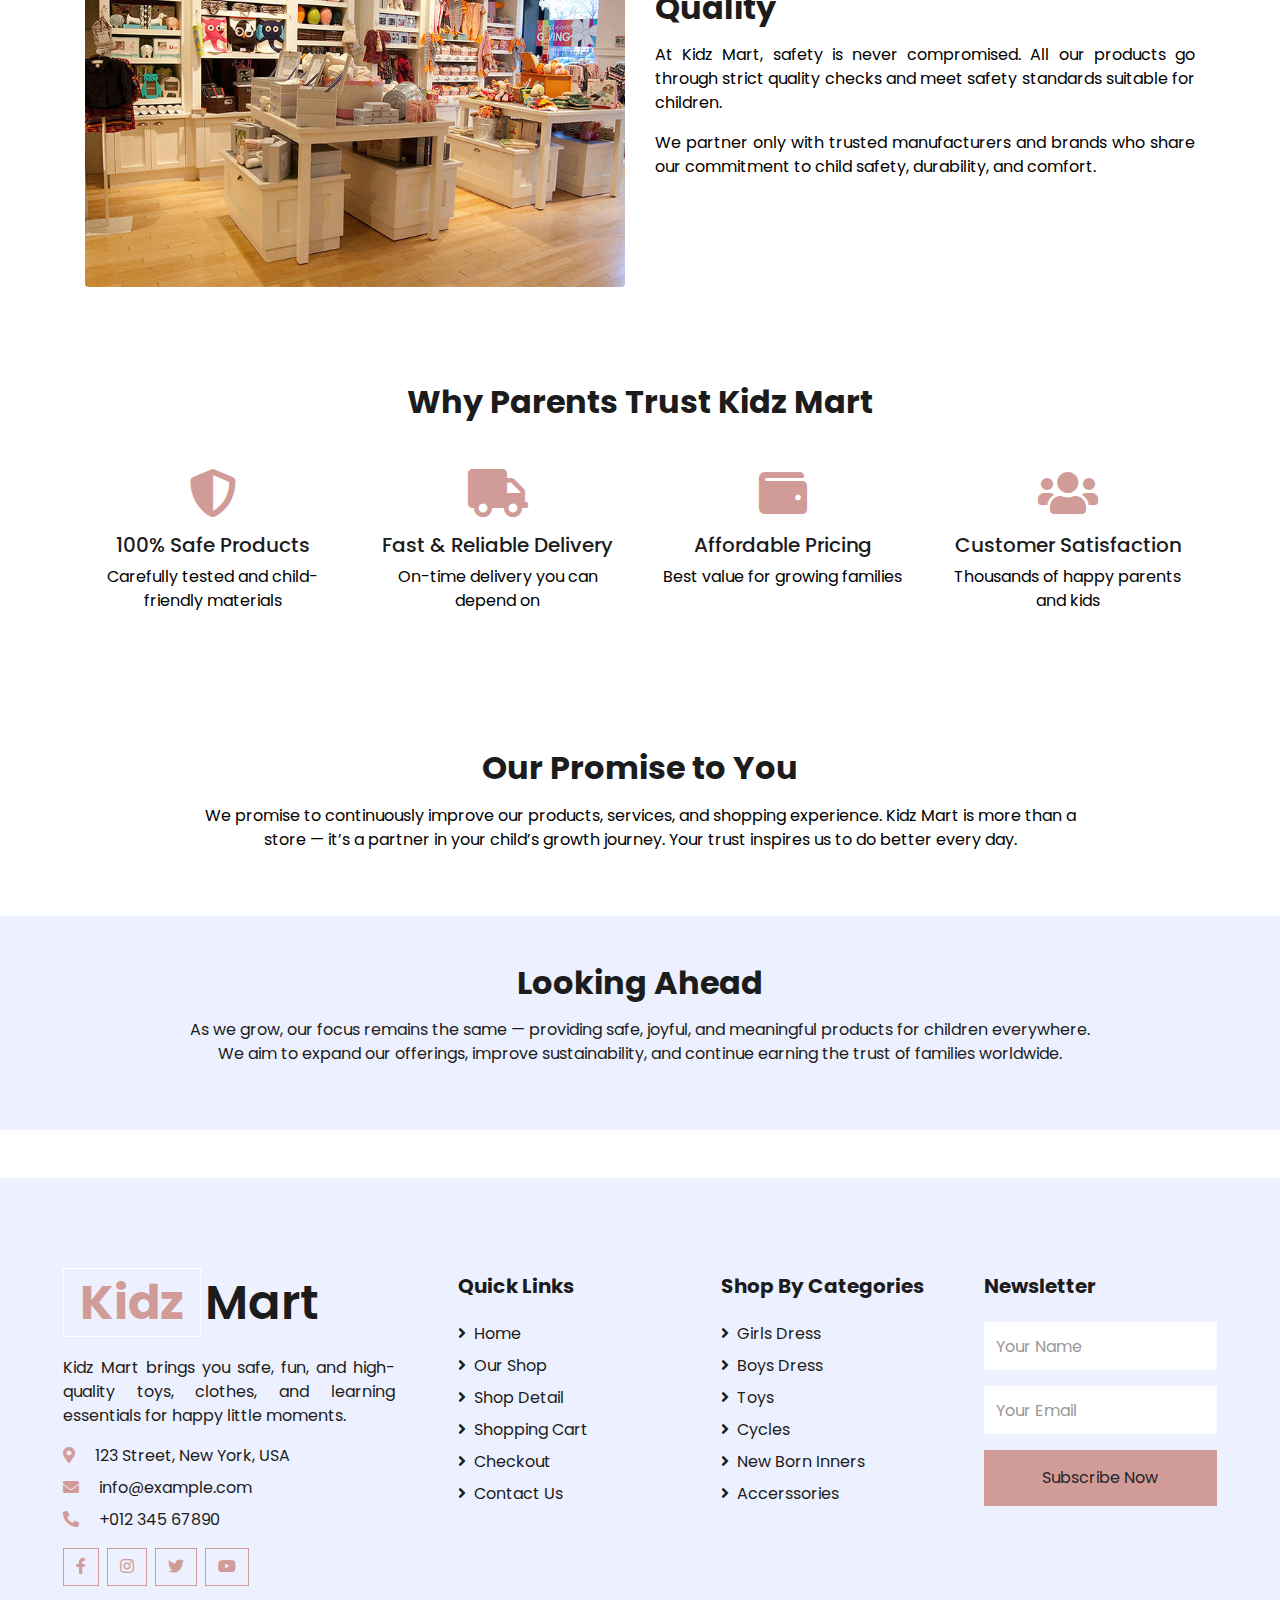
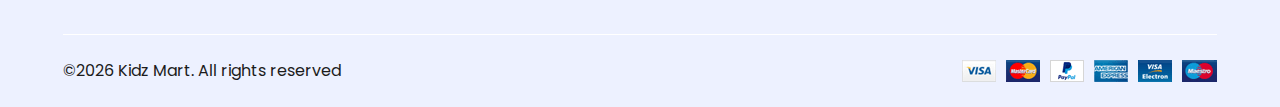
<file: about.html>
<!DOCTYPE html>
<html lang="en">

<head>
    <meta charset="utf-8">
    <title>Kidz Mart - about</title>
    <meta content="width=device-width, initial-scale=1.0" name="viewport">
    <meta content="Free HTML Templates" name="keywords">
    <meta content="Free HTML Templates" name="description">

    <!-- Favicon -->
    <link href="img/favi icon.png" rel="icon">

    <!-- Google Web Fonts -->
    <link rel="preconnect" href="https://fonts.gstatic.com">
    <link href="https://fonts.googleapis.com/css2?family=Poppins:wght@100;200;300;400;500;600;700;800;900&display=swap" rel="stylesheet"> 

    <!-- Font Awesome -->
    <link href="https://cdnjs.cloudflare.com/ajax/libs/font-awesome/5.10.0/css/all.min.css" rel="stylesheet">
<link rel="stylesheet" href="https://cdn.jsdelivr.net/npm/bootstrap-icons@1.11.3/font/bootstrap-icons.css">
    <!-- Libraries Stylesheet -->
    <link href="lib/owlcarousel/assets/owl.carousel.min.css" rel="stylesheet">
<link href="https://cdn.jsdelivr.net/npm/bootstrap@5.3.2/dist/css/bootstrap.min.css" rel="stylesheet">
    <!-- Customized Bootstrap Stylesheet -->
    <link href="css/style.css" rel="stylesheet">
    
</head>

<body>
    <div class="container-fluid">
        <div class="row bg-secondary py-2 px-xl-5">
            <div class="col-lg-6 d-none d-lg-block">
                <div class="d-inline-flex align-items-center">
                    <a class="text-dark" href="">FAQs</a>
                    <span class="text-muted px-2">|</span>
                    <a class="text-dark" href="">Help</a>
                    <span class="text-muted px-2">|</span>
                    <a class="text-dark" href="">Support</a>
                </div>
            </div>
            <div class="col-lg-6 text-center text-lg-right">
                <div class="d-inline-flex align-items-center">
                    <a class="text-dark px-2" href="">
                        <i class="fab fa-facebook-f"></i>
                    </a>
                    <a class="text-dark px-2" href="">
                        <i class="fab fa-twitter"></i>
                    </a>
                    <a class="text-dark px-2" href="">
                        <i class="fab fa-linkedin-in"></i>
                    </a>
                    <a class="text-dark px-2" href="">
                        <i class="fab fa-instagram"></i>
                    </a>
                    <a class="text-dark pl-2" href="">
                        <i class="fab fa-youtube"></i>
                    </a>
                </div>
            </div>
        </div>
        <!-- <div class="row align-items-center py-3 px-xl-5"> -->
            <!-- <div class="col-lg-3 d-none d-lg-block">
                <a href="index.html" class="text-decoration-none">
                    <h1 class="m-0 display-5 font-weight-semi-bold"><span class="text-primary font-weight-bold border px-3 mr-1">Kidz</span>Mart</h1>
                </a>
            </div> -->
            <!-- <div class="col-lg-6 col-6 text-left mx-auto">
                <form action="">
                    <div class="input-group">
                        <input type="text" class="form-control" placeholder="Search for products">
                       
                    </div>
                </form>
            </div>
             -->
         
            
        <!-- </div> -->
    </div>
    <!-- Topbar End -->


    <!-- Navbar Start -->
 <!-- MAIN NAVBAR -->
  <header class="site-header">
<nav class="navbar navbar-expand-lg navbar-light bg-light  py-3 px-xl-5 shadow-sm">

  <!-- LOGO -->
  <a href="index.html" class="navbar-brand">
    <h1 class="m-0 font-weight-semi-bold">
      <span class="text-primary font-weight-bold border px-3 mr-1">Kidz</span>Mart
    </h1>
  </a>

  <!-- TOGGLER -->
  <button class="navbar-toggler" type="button" data-toggle="collapse" data-target="#mainNavbar">
    <span class="navbar-toggler-icon"></span>
  </button>

  <!-- NAV CONTENT -->
 <div class="collapse navbar-collapse nav-overlay" id="mainNavbar">

    <!-- CENTER MENU -->
    <ul class="navbar-nav mx-auto text-center">
      <li class="nav-item active"><a class="nav-link" href="index.html">Home</a></li>
      <li class="nav-item"><a class="nav-link" href="about.html">About Us</a></li>
      <li class="nav-item"><a class="nav-link" href="shop.html">Shop</a></li>
      <li class="nav-item"><a class="nav-link" href="contact.html">Contact</a></li>
      <li class="nav-item">
        <a class="nav-link" href="dashboard.html">
          <i class="bi bi-people me-2"></i> Dashboard
        </a>
      </li>
    </ul>

    <!-- RIGHT SIDE -->
    <div class="d-flex align-items-center">

      <!-- AUTH -->
      <ul class="navbar-nav mr-3">
        <li class="nav-item"><a class="nav-link" href="login.html">Login</a></li>
        <li class="nav-item"><a class="nav-link" href="register.html">Register</a></li>
      </ul>

      <!-- ICONS -->
      <a href="wishlist.html" class="btn border mr-2">
        <i class="fas fa-heart text-primary"></i>
        <span class="badge badge-danger">10</span>
      </a>

      <a href="cart.html" class="btn border mr-2">
        <i class="fas fa-shopping-cart text-primary"></i>
        <span class="badge badge-danger">5</span>
      </a>

      <!-- TOGGLES -->
      <button id="themeToggle" class="btn btn-sm ml-2">🌙</button>
      <button id="rtlToggle" class="btn btn-sm ml-2 bg-primary text-white">⇆</button>
    </div>

  </div>
</nav>
<!-- CATEGORIES SUB HEADER -->
<div class="bg-primary">
    
  <div class="container-fluid px-xl-5 ">
    <nav class="navbar navbar-expand-lg navbar-dark py-2">
      
      <span class="navbar-brand font-weight-bold">Categories</span>

      <button class="navbar-toggler" type="button" data-toggle="collapse" data-target="#categoryNavbar">
        <span class="navbar-toggler-icon"></span>
      </button>

     <div class="collapse navbar-collapse category-overlay" id="categoryNavbar">
        <ul class="navbar-nav w-100 justify-content-between flex-wrap">
          
          <li class="nav-item dropdown">
            <a class="nav-link dropdown-toggle" href="#" data-toggle="dropdown">
              Dresses
            </a>
            <div class="dropdown-menu">
              <a class="dropdown-item" href="#">Men's Dresses</a>
              <a class="dropdown-item" href="#">Women's Dresses</a>
              <a class="dropdown-item" href="#">Baby's Dresses</a>
            </div>
          </li>

          <li class="nav-item"><a class="nav-link" href="#">Shirts</a></li>
          <li class="nav-item"><a class="nav-link" href="#">Jeans</a></li>
          <li class="nav-item"><a class="nav-link" href="#">Swimwear</a></li>
          <li class="nav-item"><a class="nav-link" href="#">Sleepwear</a></li>
          <li class="nav-item"><a class="nav-link" href="#">Sportswear</a></li>
          <li class="nav-item"><a class="nav-link" href="#">Jumpsuits</a></li>
          <li class="nav-item"><a class="nav-link" href="#">Blazers</a></li>
          <li class="nav-item"><a class="nav-link" href="#">Jackets</a></li>
          <li class="nav-item"><a class="nav-link" href="#">Shoes</a></li>

        </ul>
      </div>
    </nav>
  </div>
  </div>
</div></header>


    <!-- Page Header Start -->
    <div class="container-fluid about-banner mb-5">
    <div class="d-flex flex-column align-items-center justify-content-center banner-overlay" style="min-height: 300px">
        <h1 class="font-weight-semi-bold text-uppercase mb-3 text-white">About Us</h1>
        <div class="d-inline-flex text-white">
            <p class="m-0"><a href="index.html" class="text-white">Home</a></p>
            <p class="m-0 px-2">-</p>
            <p class="m-0">About Us</p>
        </div>
    </div>
</div>
    <!-- Page Header End -->





<!-- ================= ABOUT US CONTENT START ================= -->

<!-- INTRO -->
<div class="container py-5">
    <div class="row align-items-center">
        <div class="col-lg-6 mb-4">
            <h2 class="font-weight-bold mb-3">About Kidz Mart</h2>
            <p style="text-align: justify;">
                Kidz Mart is a dedicated kids eCommerce platform created with love,
                care, and responsibility. We understand that children deserve the
                best — from safe toys and comfortable clothing to learning tools
                that inspire creativity.
            </p>
            <p style="text-align: justify;">
                Our mission is simple: make kids shopping easy, affordable, and
                trustworthy for every parent. Each product available on Kidz Mart
                is carefully selected to ensure quality, safety, and happiness.
            </p>
        </div>
        <div class="col-lg-6 text-center">
            <img src="img/about1.jpg"
                 class="img-fluid rounded" alt="Kids Shopping Online">
        </div>
    </div>
</div>

<!-- WHAT WE OFFER -->
<div class="container-fluid  py-5">
    <div class="container">
        <h2 class="font-weight-bold text-center mb-4">What We Offer</h2>
        <p class="text-center mb-5">
            Everything your child needs — all in one trusted place
        </p>
        <div class="row text-center">
            <div class="col-md-4 mb-4">
                <i class="fa fa-tshirt fa-3x text-primary mb-3"></i>
                <h5>Kids Clothing</h5>
                <p>
                    Comfortable, stylish, and skin-friendly clothes designed for
                    daily wear and special occasions.
                </p>
            </div>
            <div class="col-md-4 mb-4">
                <i class="fa fa-puzzle-piece fa-3x text-primary mb-3"></i>
                <h5>Toys & Games</h5>
                <p>
                    Fun and educational toys that support creativity, imagination,
                    and cognitive development.
                </p>
            </div>
            <div class="col-md-4 mb-4">
                <i class="fa fa-baby fa-3x text-primary mb-3"></i>
                <h5>Baby Essentials</h5>
                <p>
                    Gentle, safe, and reliable products designed especially for
                    newborns and toddlers.
                </p>
            </div>
        </div>
    </div>
</div>

<!-- QUALITY & SAFETY -->
<div class="container py-5">
    <div class="row align-items-center">
        <div class="col-lg-6 order-lg-2 mb-4">
            <h2 class="font-weight-bold mb-3">Our Commitment to Safety & Quality</h2>
            <p style="text-align: justify;">
                At Kidz Mart, safety is never compromised. All our products go through
                strict quality checks and meet safety standards suitable for children.
            </p>
            <p style="text-align: justify;">
                We partner only with trusted manufacturers and brands who share our
                commitment to child safety, durability, and comfort.
            </p>
        </div>
        <div class="col-lg-6 order-lg-1 text-center">
            <img src="img/about2.jpg"
                 class="img-fluid rounded" alt="Child Safety Products">
        </div>
    </div>
</div>

<!-- WHY PARENTS TRUST US -->
<div class="container-fluid  py-5">
    <div class="container">
        <h2 class="font-weight-bold text-center mb-5">Why Parents Trust Kidz Mart</h2>
        <div class="row text-center">
            <div class="col-md-3 mb-4">
                <i class="fa fa-shield-alt fa-3x text-primary mb-3"></i>
                <h5>100% Safe Products</h5>
                <p>Carefully tested and child-friendly materials</p>
            </div>
            <div class="col-md-3 mb-4">
                <i class="fa fa-truck fa-3x text-primary mb-3"></i>
                <h5>Fast & Reliable Delivery</h5>
                <p>On-time delivery you can depend on</p>
            </div>
            <div class="col-md-3 mb-4">
                <i class="fa fa-wallet fa-3x text-primary mb-3"></i>
                <h5>Affordable Pricing</h5>
                <p>Best value for growing families</p>
            </div>
            <div class="col-md-3 mb-4">
                <i class="fa fa-users fa-3x text-primary mb-3"></i>
                <h5>Customer Satisfaction</h5>
                <p>Thousands of happy parents and kids</p>
            </div>
        </div>
    </div>
</div>

<!-- CUSTOMER PROMISE -->
<div class="container py-5">
    <div class="row">
        <div class="col text-center">
            <h2 class="font-weight-bold mb-3">Our Promise to You</h2>
            <p class="mx-auto" style="max-width: 900px;">
                We promise to continuously improve our products, services, and shopping
                experience. Kidz Mart is more than a store — it’s a partner in your
                child’s growth journey. Your trust inspires us to do better every day.
            </p>
        </div>
    </div>
</div>

<!-- FUTURE VISION -->
<div class="container-fluid bg-secondary py-5 text-dark">
    <div class="container text-center">
        <h2 class="font-weight-bold mb-3">Looking Ahead</h2>
        <p class="mx-auto" style="max-width: 900px;">
            As we grow, our focus remains the same — providing safe, joyful, and
            meaningful products for children everywhere. We aim to expand our
            offerings, improve sustainability, and continue earning the trust
            of families worldwide.
        </p>
    </div>
</div>

<!-- ================= ABOUT US CONTENT END ================= -->



    <!-- Footer Start -->
    <div class="container-fluid bg-secondary text-dark mt-5 pt-5">
        <div class="row px-xl-5 pt-5">
              <div class="col-lg-4 col-md-12 mb-5 pr-3 pr-xl-5">
                <a href="index.html" class="text-decoration-none">
                    <h1 class="mb-4 display-5 font-weight-semi-bold"><span class="text-primary font-weight-bold border border-white px-3 mr-1">Kidz</span>Mart</h1>
                </a>
                
  <p style="text-align: justify;">
    Kidz Mart brings you safe, fun, and high-quality toys, clothes, and learning essentials for happy little moments.
  </p>

  <p class="mb-2">
    <i class="fa fa-map-marker-alt text-primary mr-3"></i>
    123 Street, New York, USA
  </p>

  <p class="mb-2">
    <i class="fa fa-envelope text-primary mr-3"></i>
    info@example.com
  </p>

  <p class="mb-3">
    <i class="fa fa-phone-alt text-primary mr-3"></i>
    +012 345 67890
  </p>

  <!-- SOCIAL MEDIA ICONS -->
  <div class="d-flex mt-3">

    <a class="btn btn-outline-primary btn-square mr-2" href="#" aria-label="Facebook">
      <i class="fab fa-facebook-f"></i>
    </a>

    <a class="btn btn-outline-primary btn-square mr-2" href="#" aria-label="Instagram">
      <i class="fab fa-instagram"></i>
    </a>

    <a class="btn btn-outline-primary btn-square mr-2" href="#" aria-label="Twitter">
      <i class="fab fa-twitter"></i>
    </a>

    <a class="btn btn-outline-primary btn-square" href="#" aria-label="YouTube">
      <i class="fab fa-youtube"></i>
    </a>

  </div>

</div>
            <div class="col-lg-8 col-md-12">
                <div class="row">
                    <div class="col-md-4 mb-5">
                        <h5 class="font-weight-bold text-dark mb-4">Quick Links</h5>
                        <div class="d-flex flex-column justify-content-start">
                            <a class="text-dark mb-2" href="index.html"><i class="fa fa-angle-right mr-2"></i>Home</a>
                            <a class="text-dark mb-2" href="shop.html"><i class="fa fa-angle-right mr-2"></i>Our Shop</a>
                            <a class="text-dark mb-2" href="detail.html"><i class="fa fa-angle-right mr-2"></i>Shop Detail</a>
                            <a class="text-dark mb-2" href="cart.html"><i class="fa fa-angle-right mr-2"></i>Shopping Cart</a>
                            <a class="text-dark mb-2" href="checkout.html"><i class="fa fa-angle-right mr-2"></i>Checkout</a>
                            <a class="text-dark" href="contact.html"><i class="fa fa-angle-right mr-2"></i>Contact Us</a>
                        </div>
                    </div>
                    <div class="col-md-4 mb-5">
                      <h5 class="font-weight-bold text-dark mb-4">Shop By Categories</h5>
                        <div class="d-flex flex-column justify-content-start">
                            <a class="text-dark mb-2" href=""><i class="fa fa-angle-right mr-2"></i>Girls Dress</a>
                            <a class="text-dark mb-2" href=""><i class="fa fa-angle-right mr-2"></i>Boys Dress</a>
                            <a class="text-dark mb-2" href=""><i class="fa fa-angle-right mr-2"></i>Toys</a>
                            <a class="text-dark mb-2" href=""><i class="fa fa-angle-right mr-2"></i>Cycles</a>
                            <a class="text-dark mb-2" href=""><i class="fa fa-angle-right mr-2"></i>New Born Inners</a>
                            <a class="text-dark" href=""><i class="fa fa-angle-right mr-2"></i>Accerssories</a>
                        </div>
                    </div>
                    <div class="col-md-4 mb-5">
                        <h5 class="font-weight-bold text-dark mb-4">Newsletter</h5>
                        <form action="">
                            <div class="form-group">
                                <input type="text" class="form-control border-0 py-4" placeholder="Your Name" required="required" />
                            </div>
                            <div class="form-group">
                                <input type="email" class="form-control border-0 py-4" placeholder="Your Email"
                                    required="required" />
                            </div>
                            <div>
                                <button class="btn btn-primary btn-block border-0 py-3" type="submit">Subscribe Now</button>
                            </div>
                        </form>
                    </div>
                </div>
            </div>
        </div>
        <div class="row border-top border-light mx-xl-5 py-4">
            <div class="col-md-6 px-xl-0">
               
                      &copy;<script>document.write(new Date().getFullYear());</script> Kidz Mart. All rights reserved 
                    
            </div>
            <div class="col-md-6 px-xl-0 text-center text-md-right">
                <img class="img-fluid" src="img/payments.png" alt="">
            </div>
        </div>
    </div>
    <!-- Footer End -->


    <!-- Back to Top -->
    <a href="#" class="btn btn-primary back-to-top"><i class="fa fa-angle-double-up"></i></a>


    <!-- JavaScript Libraries -->
    <script src="https://code.jquery.com/jquery-3.4.1.min.js"></script>
    <script src="https://stackpath.bootstrapcdn.com/bootstrap/4.4.1/js/bootstrap.bundle.min.js"></script>
    <script src="lib/easing/easing.min.js"></script>
    <script src="lib/owlcarousel/owl.carousel.min.js"></script>
<script src="https://cdn.jsdelivr.net/npm/bootstrap@5.3.2/dist/js/bootstrap.bundle.min.js"></script>
    <!-- Contact Javascript File -->
    <script src="mail/jqBootstrapValidation.min.js"></script>
    <script src="mail/contact.js"></script>
 <script src="js/theme-rtl.js"></script>
    <!-- Template Javascript -->
    <script src="js/main.js"></script>
</body>

</html>
</file>
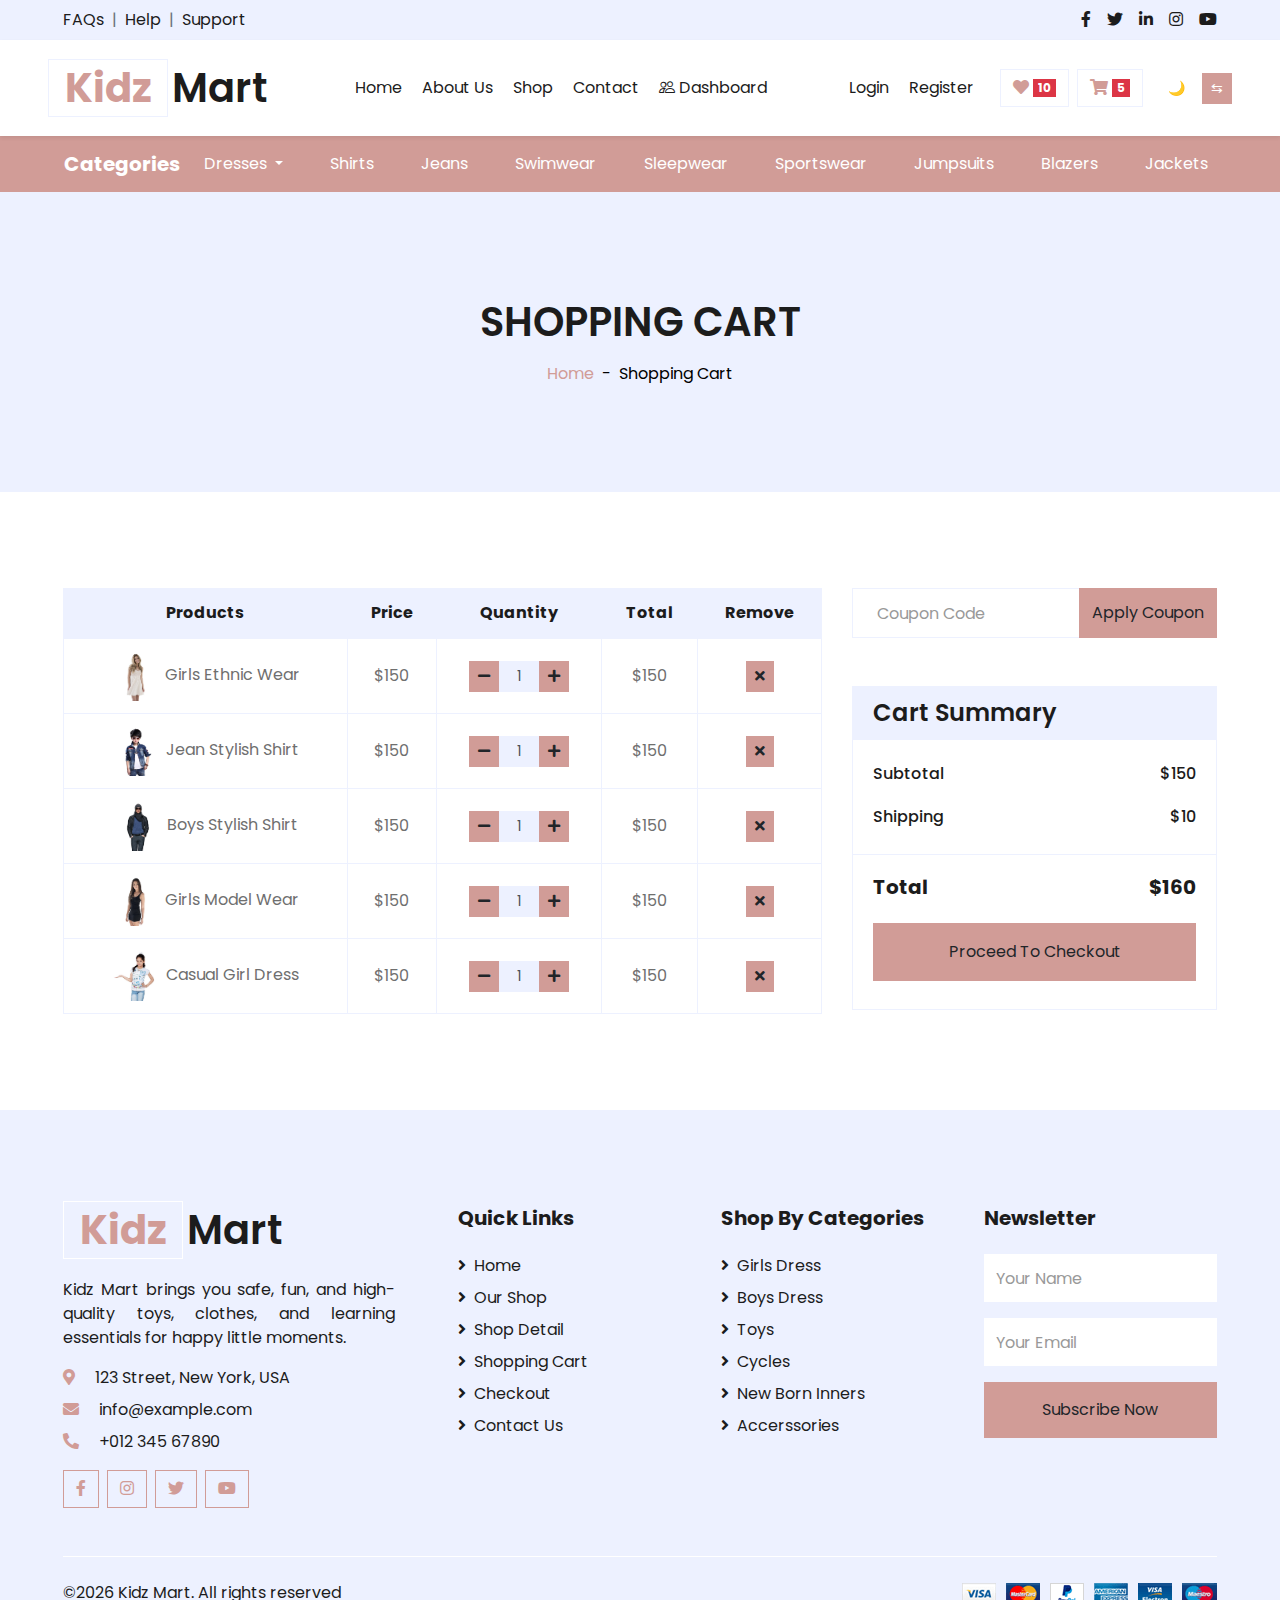
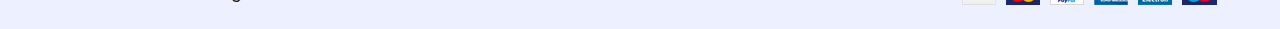
<file: cart.html>
<!DOCTYPE html>
<html lang="en">

<head>
    <meta charset="utf-8">
    <title>Kidz Mart - Cart</title>
    <meta content="width=device-width, initial-scale=1.0" name="viewport">
    <meta content="Free HTML Templates" name="keywords">
    <meta content="Free HTML Templates" name="description">

    <!-- Favicon -->
    <link href="img/favi icon.png" rel="icon">

    <!-- Google Web Fonts -->
    <link rel="preconnect" href="https://fonts.gstatic.com">
    <link href="https://fonts.googleapis.com/css2?family=Poppins:wght@100;200;300;400;500;600;700;800;900&display=swap" rel="stylesheet"> 

    <!-- Font Awesome -->
    <link href="https://cdnjs.cloudflare.com/ajax/libs/font-awesome/5.10.0/css/all.min.css" rel="stylesheet">
<link rel="stylesheet" href="https://cdn.jsdelivr.net/npm/bootstrap-icons@1.11.3/font/bootstrap-icons.css">
    <!-- Libraries Stylesheet -->
    <link href="lib/owlcarousel/assets/owl.carousel.min.css" rel="stylesheet">

    <!-- Customized Bootstrap Stylesheet -->
    <link href="css/style.css" rel="stylesheet">
</head>

<body>
    <div class="container-fluid">
        <div class="row bg-secondary py-2 px-xl-5">
            <div class="col-lg-6 d-none d-lg-block">
                <div class="d-inline-flex align-items-center">
                    <a class="text-dark" href="">FAQs</a>
                    <span class="text-muted px-2">|</span>
                    <a class="text-dark" href="">Help</a>
                    <span class="text-muted px-2">|</span>
                    <a class="text-dark" href="">Support</a>
                </div>
            </div>
            <div class="col-lg-6 text-center text-lg-right">
                <div class="d-inline-flex align-items-center">
                    <a class="text-dark px-2" href="">
                        <i class="fab fa-facebook-f"></i>
                    </a>
                    <a class="text-dark px-2" href="">
                        <i class="fab fa-twitter"></i>
                    </a>
                    <a class="text-dark px-2" href="">
                        <i class="fab fa-linkedin-in"></i>
                    </a>
                    <a class="text-dark px-2" href="">
                        <i class="fab fa-instagram"></i>
                    </a>
                    <a class="text-dark pl-2" href="">
                        <i class="fab fa-youtube"></i>
                    </a>
                </div>
            </div>
        </div>
        <!-- <div class="row align-items-center py-3 px-xl-5"> -->
            <!-- <div class="col-lg-3 d-none d-lg-block">
                <a href="index.html" class="text-decoration-none">
                    <h1 class="m-0 display-5 font-weight-semi-bold"><span class="text-primary font-weight-bold border px-3 mr-1">Kidz</span>Mart</h1>
                </a>
            </div> -->
            <!-- <div class="col-lg-6 col-6 text-left mx-auto">
                <form action="">
                    <div class="input-group">
                        <input type="text" class="form-control" placeholder="Search for products">
                       
                    </div>
                </form>
            </div>
             -->
         
            
        <!-- </div> -->
    </div>
    <!-- Topbar End -->


    <!-- Navbar Start -->
 <!-- MAIN NAVBAR -->
  <header class="site-header">
<nav class="navbar navbar-expand-lg navbar-light bg-light  py-3 px-xl-5 shadow-sm">

  <!-- LOGO -->
  <a href="index.html" class="navbar-brand">
    <h1 class="m-0 font-weight-semi-bold">
      <span class="text-primary font-weight-bold border px-3 mr-1">Kidz</span>Mart
    </h1>
  </a>

  <!-- TOGGLER -->
  <button class="navbar-toggler" type="button" data-toggle="collapse" data-target="#mainNavbar">
    <span class="navbar-toggler-icon"></span>
  </button>

  <!-- NAV CONTENT -->
 <div class="collapse navbar-collapse nav-overlay" id="mainNavbar">

    <!-- CENTER MENU -->
    <ul class="navbar-nav mx-auto text-center">
      <li class="nav-item active"><a class="nav-link" href="index.html">Home</a></li>
      <li class="nav-item"><a class="nav-link" href="about.html">About Us</a></li>
      <li class="nav-item"><a class="nav-link" href="shop.html">Shop</a></li>
      <li class="nav-item"><a class="nav-link" href="contact.html">Contact</a></li>
      <li class="nav-item">
        <a class="nav-link" href="dashboard.html">
          <i class="bi bi-people me-2"></i> Dashboard
        </a>
      </li>
    </ul>

    <!-- RIGHT SIDE -->
    <div class="d-flex align-items-center">

      <!-- AUTH -->
      <ul class="navbar-nav mr-3">
        <li class="nav-item"><a class="nav-link" href="login.html">Login</a></li>
        <li class="nav-item"><a class="nav-link" href="register.html">Register</a></li>
      </ul>

      <!-- ICONS -->
      <a href="wishlist.html" class="btn border mr-2">
        <i class="fas fa-heart text-primary"></i>
        <span class="badge badge-danger">10</span>
      </a>

      <a href="cart.html" class="btn border mr-2">
        <i class="fas fa-shopping-cart text-primary"></i>
        <span class="badge badge-danger">5</span>
      </a>

      <!-- TOGGLES -->
      <button id="themeToggle" class="btn btn-sm ml-2">🌙</button>
      <button id="rtlToggle" class="btn btn-sm ml-2 bg-primary text-white">⇆</button>
    </div>

  </div>
</nav>
<!-- CATEGORIES SUB HEADER -->
<div class="bg-primary">
    
  <div class="container-fluid px-xl-5 ">
    <nav class="navbar navbar-expand-lg navbar-dark py-2">
      
      <span class="navbar-brand font-weight-bold">Categories</span>

      <button class="navbar-toggler" type="button" data-toggle="collapse" data-target="#categoryNavbar">
        <span class="navbar-toggler-icon"></span>
      </button>

     <div class="collapse navbar-collapse category-overlay" id="categoryNavbar">
        <ul class="navbar-nav w-100 justify-content-between flex-wrap">
          
          <li class="nav-item dropdown">
            <a class="nav-link dropdown-toggle" href="#" data-toggle="dropdown">
              Dresses
            </a>
            <div class="dropdown-menu">
              <a class="dropdown-item" href="#">Men's Dresses</a>
              <a class="dropdown-item" href="#">Women's Dresses</a>
              <a class="dropdown-item" href="#">Baby's Dresses</a>
            </div>
          </li>

          <li class="nav-item"><a class="nav-link" href="#">Shirts</a></li>
          <li class="nav-item"><a class="nav-link" href="#">Jeans</a></li>
          <li class="nav-item"><a class="nav-link" href="#">Swimwear</a></li>
          <li class="nav-item"><a class="nav-link" href="#">Sleepwear</a></li>
          <li class="nav-item"><a class="nav-link" href="#">Sportswear</a></li>
          <li class="nav-item"><a class="nav-link" href="#">Jumpsuits</a></li>
          <li class="nav-item"><a class="nav-link" href="#">Blazers</a></li>
          <li class="nav-item"><a class="nav-link" href="#">Jackets</a></li>
        

        </ul>
      </div>
    </nav>
  </div>
  </div>
</div></header>
    <!-- Navbar End -->


    <!-- Page Header Start -->
    <div class="container-fluid bg-secondary mb-5">
        <div class="d-flex flex-column align-items-center justify-content-center" style="min-height: 300px">
            <h1 class="font-weight-semi-bold text-uppercase mb-3">Shopping Cart</h1>
            <div class="d-inline-flex">
                <p class="m-0"><a href="">Home</a></p>
                <p class="m-0 px-2">-</p>
                <p class="m-0">Shopping Cart</p>
            </div>
        </div>
    </div>
    <!-- Page Header End -->


    <!-- Cart Start -->
    <div class="container-fluid pt-5">
        <div class="row px-xl-5">
            <div class="col-lg-8 table-responsive mb-5">
                <table class="table table-bordered text-center mb-0">
                    <thead class="bg-secondary text-dark">
                        <tr>
                            <th>Products</th>
                            <th>Price</th>
                            <th>Quantity</th>
                            <th>Total</th>
                            <th>Remove</th>
                        </tr>
                    </thead>
                    <tbody class="align-middle">
                        <tr>
                            <td class="align-middle"><img src="img/product-1.jpg" alt="" style="width: 50px;"> Girls Ethnic Wear</td>
                            <td class="align-middle">$150</td>
                            <td class="align-middle">
                                <div class="input-group quantity mx-auto" style="width: 100px;">
                                    <div class="input-group-btn">
                                        <button class="btn btn-sm btn-primary btn-minus" >
                                        <i class="fa fa-minus"></i>
                                        </button>
                                    </div>
                                    <input type="text" class="form-control form-control-sm bg-secondary text-center" value="1">
                                    <div class="input-group-btn">
                                        <button class="btn btn-sm btn-primary btn-plus">
                                            <i class="fa fa-plus"></i>
                                        </button>
                                    </div>
                                </div>
                            </td>
                            <td class="align-middle">$150</td>
                            <td class="align-middle"><button class="btn btn-sm btn-primary"><i class="fa fa-times"></i></button></td>
                        </tr>
                        <tr>
                            <td class="align-middle"><img src="img/product-2.jpg" alt="" style="width: 50px;"> Jean Stylish Shirt</td>
                            <td class="align-middle">$150</td>
                            <td class="align-middle">
                                <div class="input-group quantity mx-auto" style="width: 100px;">
                                    <div class="input-group-btn">
                                        <button class="btn btn-sm btn-primary btn-minus" >
                                        <i class="fa fa-minus"></i>
                                        </button>
                                    </div>
                                    <input type="text" class="form-control form-control-sm bg-secondary text-center" value="1">
                                    <div class="input-group-btn">
                                        <button class="btn btn-sm btn-primary btn-plus">
                                            <i class="fa fa-plus"></i>
                                        </button>
                                    </div>
                                </div>
                            </td>
                            <td class="align-middle">$150</td>
                            <td class="align-middle"><button class="btn btn-sm btn-primary"><i class="fa fa-times"></i></button></td>
                        </tr>
                        <tr>
                            <td class="align-middle"><img src="img/product-3.jpg" alt="" style="width: 50px;"> Boys Stylish Shirt</td>
                            <td class="align-middle">$150</td>
                            <td class="align-middle">
                                <div class="input-group quantity mx-auto" style="width: 100px;">
                                    <div class="input-group-btn">
                                        <button class="btn btn-sm btn-primary btn-minus" >
                                        <i class="fa fa-minus"></i>
                                        </button>
                                    </div>
                                    <input type="text" class="form-control form-control-sm bg-secondary text-center" value="1">
                                    <div class="input-group-btn">
                                        <button class="btn btn-sm btn-primary btn-plus">
                                            <i class="fa fa-plus"></i>
                                        </button>
                                    </div>
                                </div>
                            </td>
                            <td class="align-middle">$150</td>
                            <td class="align-middle"><button class="btn btn-sm btn-primary"><i class="fa fa-times"></i></button></td>
                        </tr>
                        <tr>
                            <td class="align-middle"><img src="img/product-4.jpg" alt="" style="width: 50px;"> Girls Model Wear</td>
                            <td class="align-middle">$150</td>
                            <td class="align-middle">
                                <div class="input-group quantity mx-auto" style="width: 100px;">
                                    <div class="input-group-btn">
                                        <button class="btn btn-sm btn-primary btn-minus" >
                                        <i class="fa fa-minus"></i>
                                        </button>
                                    </div>
                                    <input type="text" class="form-control form-control-sm bg-secondary text-center" value="1">
                                    <div class="input-group-btn">
                                        <button class="btn btn-sm btn-primary btn-plus">
                                            <i class="fa fa-plus"></i>
                                        </button>
                                    </div>
                                </div>
                            </td>
                            <td class="align-middle">$150</td>
                            <td class="align-middle"><button class="btn btn-sm btn-primary"><i class="fa fa-times"></i></button></td>
                        </tr>
                        <tr>
                            <td class="align-middle"><img src="img/product-5.jpg" alt="" style="width: 50px;"> Casual Girl Dress</td>
                            <td class="align-middle">$150</td>
                            <td class="align-middle">
                                <div class="input-group quantity mx-auto" style="width: 100px;">
                                    <div class="input-group-btn">
                                        <button class="btn btn-sm btn-primary btn-minus" >
                                        <i class="fa fa-minus"></i>
                                        </button>
                                    </div>
                                    <input type="text" class="form-control form-control-sm bg-secondary text-center" value="1">
                                    <div class="input-group-btn">
                                        <button class="btn btn-sm btn-primary btn-plus">
                                            <i class="fa fa-plus"></i>
                                        </button>
                                    </div>
                                </div>
                            </td>
                            <td class="align-middle">$150</td>
                            <td class="align-middle"><button class="btn btn-sm btn-primary"><i class="fa fa-times"></i></button></td>
                        </tr>
                    </tbody>
                </table>
            </div>
            <div class="col-lg-4">
                <form class="mb-5" action="">
                    <div class="input-group">
                        <input type="text" class="form-control p-4" placeholder="Coupon Code">
                        <div class="input-group-append">
                            <button class="btn btn-primary">Apply Coupon</button>
                        </div>
                    </div>
                </form>
                <div class="card border-secondary mb-5">
                    <div class="card-header bg-secondary border-0">
                        <h4 class="font-weight-semi-bold m-0">Cart Summary</h4>
                    </div>
                    <div class="card-body">
                        <div class="d-flex justify-content-between mb-3 pt-1">
                            <h6 class="font-weight-medium">Subtotal</h6>
                            <h6 class="font-weight-medium">$150</h6>
                        </div>
                        <div class="d-flex justify-content-between">
                            <h6 class="font-weight-medium">Shipping</h6>
                            <h6 class="font-weight-medium">$10</h6>
                        </div>
                    </div>
                    <div class="card-footer border-secondary bg-transparent">
                        <div class="d-flex justify-content-between mt-2">
                            <h5 class="font-weight-bold">Total</h5>
                            <h5 class="font-weight-bold">$160</h5>
                        </div>
                       <a href="checkout.html">
    <button class="btn btn-block btn-primary my-3 py-3">
        Proceed To Checkout
    </button>
</a>

                    </div>
                </div>
            </div>
        </div>
    </div>
    <!-- Cart End -->


    <!-- Footer Start -->
    <div class="container-fluid bg-secondary text-dark mt-5 pt-5">
        <div class="row px-xl-5 pt-5">
              <div class="col-lg-4 col-md-12 mb-5 pr-3 pr-xl-5">
                <a href="index.html" class="text-decoration-none">
                    <h1 class="mb-4 display-5 font-weight-semi-bold"><span class="text-primary font-weight-bold border border-white px-3 mr-1">Kidz</span>Mart</h1>
                </a>
               
  <p style="text-align: justify;">
    Kidz Mart brings you safe, fun, and high-quality toys, clothes, and learning essentials for happy little moments.
  </p>

  <p class="mb-2">
    <i class="fa fa-map-marker-alt text-primary mr-3"></i>
    123 Street, New York, USA
  </p>

  <p class="mb-2">
    <i class="fa fa-envelope text-primary mr-3"></i>
    info@example.com
  </p>

  <p class="mb-3">
    <i class="fa fa-phone-alt text-primary mr-3"></i>
    +012 345 67890
  </p>

  <!-- SOCIAL MEDIA ICONS -->
  <div class="d-flex mt-3">

    <a class="btn btn-outline-primary btn-square mr-2" href="#" aria-label="Facebook">
      <i class="fab fa-facebook-f"></i>
    </a>

    <a class="btn btn-outline-primary btn-square mr-2" href="#" aria-label="Instagram">
      <i class="fab fa-instagram"></i>
    </a>

    <a class="btn btn-outline-primary btn-square mr-2" href="#" aria-label="Twitter">
      <i class="fab fa-twitter"></i>
    </a>

    <a class="btn btn-outline-primary btn-square" href="#" aria-label="YouTube">
      <i class="fab fa-youtube"></i>
    </a>

  </div>

</div>
            <div class="col-lg-8 col-md-12">
                <div class="row">
                    <div class="col-md-4 mb-5">
                        <h5 class="font-weight-bold text-dark mb-4">Quick Links</h5>
                        <div class="d-flex flex-column justify-content-start">
                            <a class="text-dark mb-2" href="index.html"><i class="fa fa-angle-right mr-2"></i>Home</a>
                            <a class="text-dark mb-2" href="shop.html"><i class="fa fa-angle-right mr-2"></i>Our Shop</a>
                            <a class="text-dark mb-2" href="detail.html"><i class="fa fa-angle-right mr-2"></i>Shop Detail</a>
                            <a class="text-dark mb-2" href="cart.html"><i class="fa fa-angle-right mr-2"></i>Shopping Cart</a>
                            <a class="text-dark mb-2" href="checkout.html"><i class="fa fa-angle-right mr-2"></i>Checkout</a>
                            <a class="text-dark" href="contact.html"><i class="fa fa-angle-right mr-2"></i>Contact Us</a>
                        </div>
                    </div>
                    <div class="col-md-4 mb-5">
                      <h5 class="font-weight-bold text-dark mb-4">Shop By Categories</h5>
                        <div class="d-flex flex-column justify-content-start">
                            <a class="text-dark mb-2" href=""><i class="fa fa-angle-right mr-2"></i>Girls Dress</a>
                            <a class="text-dark mb-2" href=""><i class="fa fa-angle-right mr-2"></i>Boys Dress</a>
                            <a class="text-dark mb-2" href=""><i class="fa fa-angle-right mr-2"></i>Toys</a>
                            <a class="text-dark mb-2" href=""><i class="fa fa-angle-right mr-2"></i>Cycles</a>
                            <a class="text-dark mb-2" href=""><i class="fa fa-angle-right mr-2"></i>New Born Inners</a>
                            <a class="text-dark" href=""><i class="fa fa-angle-right mr-2"></i>Accerssories</a>
                        </div>
                    </div>
                    <div class="col-md-4 mb-5">
                        <h5 class="font-weight-bold text-dark mb-4">Newsletter</h5>
                        <form action="">
                            <div class="form-group">
                                <input type="text" class="form-control border-0 py-4" placeholder="Your Name" required="required" />
                            </div>
                            <div class="form-group">
                                <input type="email" class="form-control border-0 py-4" placeholder="Your Email"
                                    required="required" />
                            </div>
                            <div>
                                <button class="btn btn-primary btn-block border-0 py-3" type="submit">Subscribe Now</button>
                            </div>
                        </form>
                    </div>
                </div>
            </div>
        </div>
        <div class="row border-top border-light mx-xl-5 py-4">
            <div class="col-md-6 px-xl-0">
               
                      &copy;<script>document.write(new Date().getFullYear());</script> Kidz Mart. All rights reserved 
                    
            </div>
            <div class="col-md-6 px-xl-0 text-center text-md-right">
                <img class="img-fluid" src="img/payments.png" alt="">
            </div>
        </div>
    </div>
    <!-- Footer End -->


    <!-- Back to Top -->
    <a href="#" class="btn btn-primary back-to-top"><i class="fa fa-angle-double-up"></i></a>


    <!-- JavaScript Libraries -->
    <script src="https://code.jquery.com/jquery-3.4.1.min.js"></script>
    <script src="https://stackpath.bootstrapcdn.com/bootstrap/4.4.1/js/bootstrap.bundle.min.js"></script>
    <script src="lib/easing/easing.min.js"></script>
    <script src="lib/owlcarousel/owl.carousel.min.js"></script>

    <!-- Contact Javascript File -->
    <script src="mail/jqBootstrapValidation.min.js"></script>
    <script src="mail/contact.js"></script>
 <script src="js/theme-rtl.js"></script>
    <!-- Template Javascript -->
    <script src="js/main.js"></script>
</body>

</html>
</file>
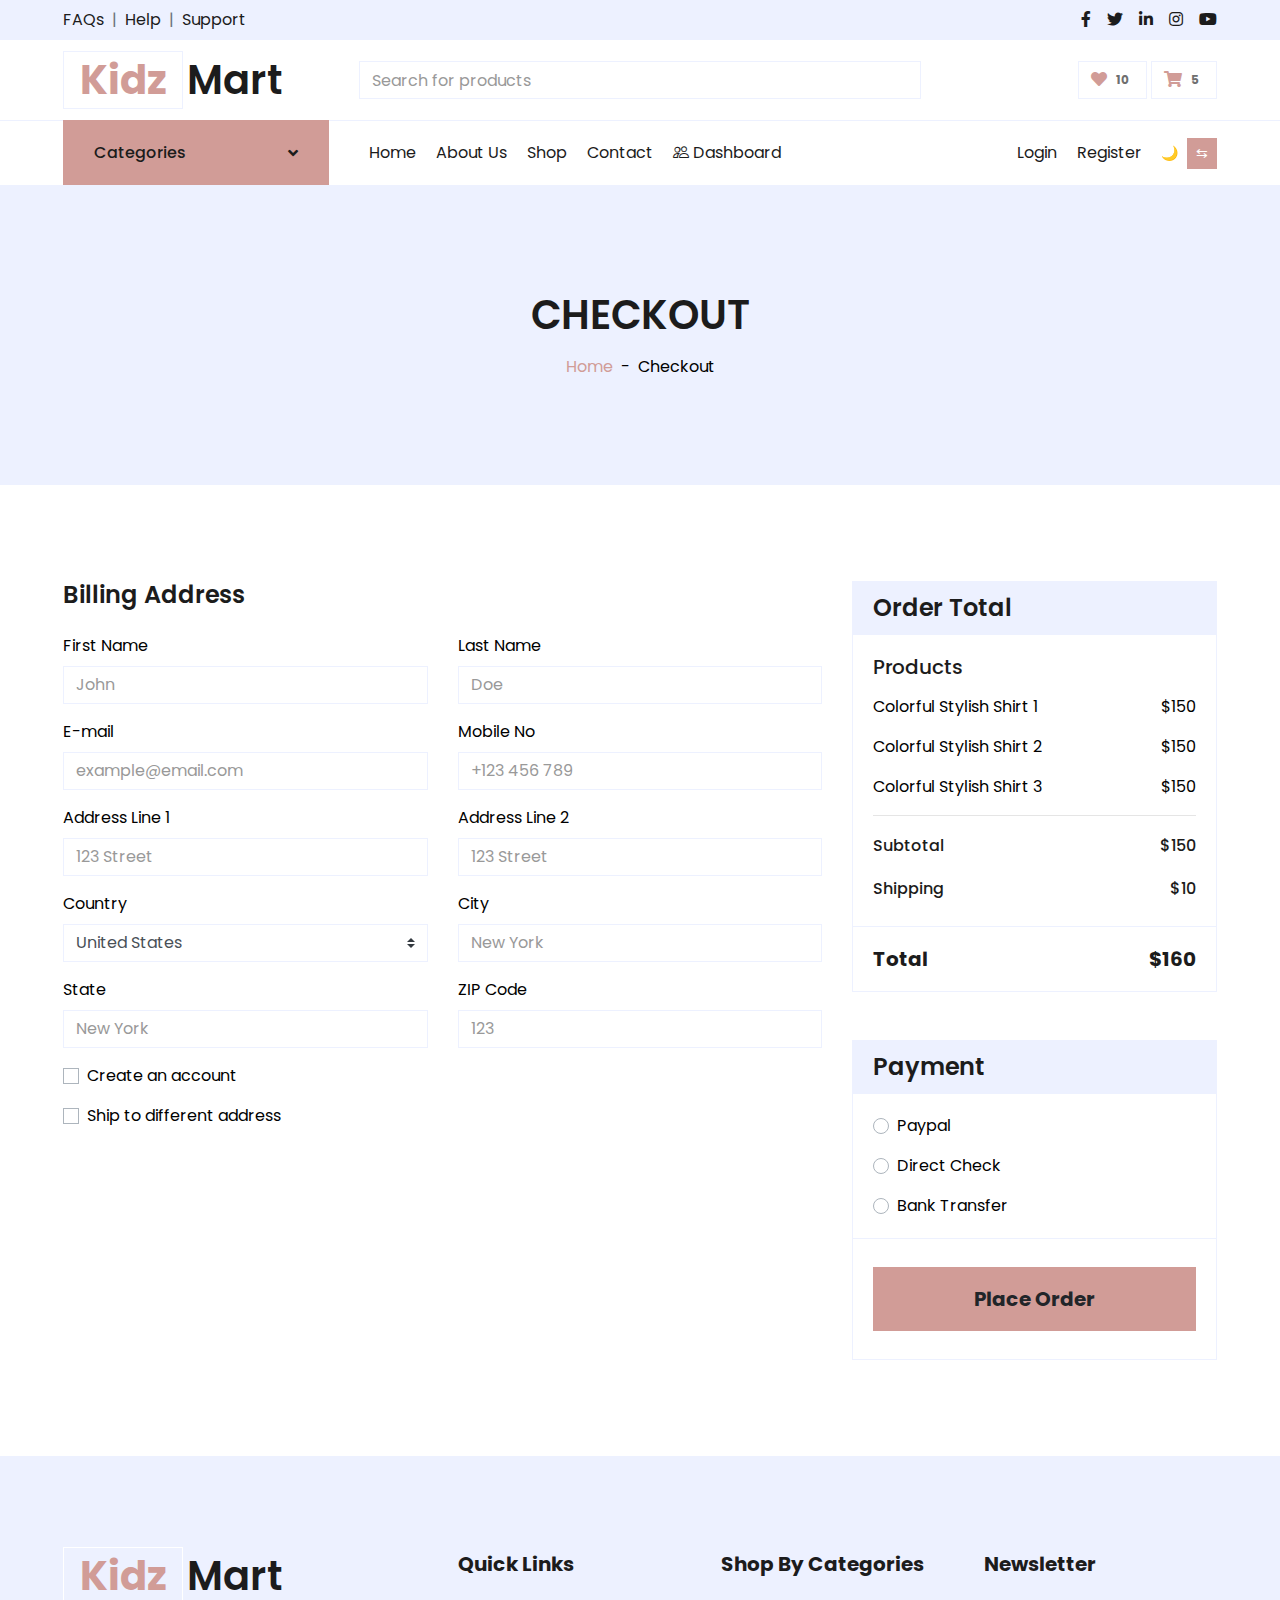
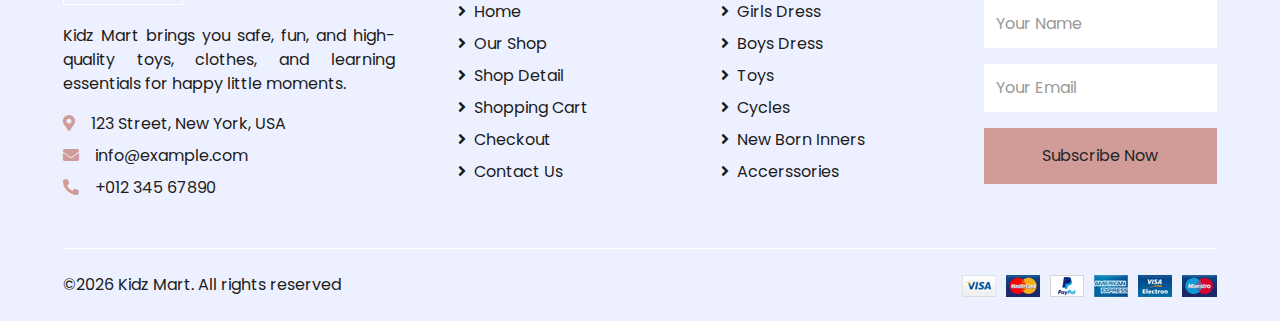
<file: checkout.html>
<!DOCTYPE html>
<html lang="en">

<head>
    <meta charset="utf-8">
    <title>Kidz Mart - Checkout</title>
    <meta content="width=device-width, initial-scale=1.0" name="viewport">
    <meta content="Free HTML Templates" name="keywords">
    <meta content="Free HTML Templates" name="description">

    <!-- Favicon -->
    <link href="img/favi icon.png" rel="icon">

    <!-- Google Web Fonts -->
    <link rel="preconnect" href="https://fonts.gstatic.com">
    <link href="https://fonts.googleapis.com/css2?family=Poppins:wght@100;200;300;400;500;600;700;800;900&display=swap" rel="stylesheet"> 

    <!-- Font Awesome -->
    <link href="https://cdnjs.cloudflare.com/ajax/libs/font-awesome/5.10.0/css/all.min.css" rel="stylesheet">
<link rel="stylesheet" href="https://cdn.jsdelivr.net/npm/bootstrap-icons@1.11.3/font/bootstrap-icons.css">
    <!-- Libraries Stylesheet -->
    <link href="lib/owlcarousel/assets/owl.carousel.min.css" rel="stylesheet">

    <!-- Customized Bootstrap Stylesheet -->
    <link href="css/style.css" rel="stylesheet">
</head>

<body>
    <!-- Topbar Start -->
    <div class="container-fluid">
        <div class="row bg-secondary py-2 px-xl-5">
            <div class="col-lg-6 d-none d-lg-block">
                <div class="d-inline-flex align-items-center">
                    <a class="text-dark" href="">FAQs</a>
                    <span class="text-muted px-2">|</span>
                    <a class="text-dark" href="">Help</a>
                    <span class="text-muted px-2">|</span>
                    <a class="text-dark" href="">Support</a>
                </div>
            </div>
            <div class="col-lg-6 text-center text-lg-right">
                <div class="d-inline-flex align-items-center">
                    <a class="text-dark px-2" href="">
                        <i class="fab fa-facebook-f"></i>
                    </a>
                    <a class="text-dark px-2" href="">
                        <i class="fab fa-twitter"></i>
                    </a>
                    <a class="text-dark px-2" href="">
                        <i class="fab fa-linkedin-in"></i>
                    </a>
                    <a class="text-dark px-2" href="">
                        <i class="fab fa-instagram"></i>
                    </a>
                    <a class="text-dark pl-2" href="">
                        <i class="fab fa-youtube"></i>
                    </a>
                </div>
            </div>
        </div>
        <div class="row align-items-center py-3 px-xl-5">
            <div class="col-lg-3 d-none d-lg-block">
                <a href="index.html" class="text-decoration-none">
                    <h1 class="m-0 display-5 font-weight-semi-bold"><span class="text-primary font-weight-bold border px-3 mr-1">Kidz</span>Mart</h1>
                </a>
            </div>
            <div class="col-lg-6 col-6 text-left">
                <form action="">
                    <div class="input-group">
                        <input type="text" class="form-control" placeholder="Search for products">
                       
                    </div>
                </form>
            </div>
            <div class="col-lg-3 col-6 text-right">
                <a href="wishlist.html" class="btn border">
                    <i class="fas fa-heart text-primary"></i>
                    <span class="badge">10</span>
                </a>
                <a href="cart.html" class="btn border">
                    <i class="fas fa-shopping-cart text-primary"></i>
                    <span class="badge">5</span>
                </a>
            </div>
        </div>
    </div>
    <!-- Topbar End -->


    <!-- Navbar Start -->
    <div class="container-fluid">
        <div class="row border-top px-xl-5">
            <div class="col-lg-3 d-none d-lg-block">
                <a class="btn shadow-none d-flex align-items-center justify-content-between bg-primary text-white w-100" data-toggle="collapse" href="#navbar-vertical" style="height: 65px; margin-top: -1px; padding: 0 30px;">
                    <h6 class="m-0">Categories</h6>
                    <i class="fa fa-angle-down text-dark"></i>
                </a>
                <nav class="collapse position-absolute navbar navbar-vertical navbar-light align-items-start p-0 border border-top-0 border-bottom-0 bg-light" id="navbar-vertical" style="width: calc(100% - 30px); z-index: 1;">
                    <div class="navbar-nav w-100 overflow-hidden" style="height: 410px">
                        <div class="nav-item dropdown">
                            <a href="#" class="nav-link" data-toggle="dropdown">Dresses <i class="fa fa-angle-down float-right mt-1"></i></a>
                            <div class="dropdown-menu position-absolute bg-secondary border-0 rounded-0 w-100 m-0">
                                <a href="" class="dropdown-item">Men's Dresses</a>
                                <a href="" class="dropdown-item">Women's Dresses</a>
                                <a href="" class="dropdown-item">Baby's Dresses</a>
                            </div>
                        </div>
                        <a href="" class="nav-item nav-link">Shirts</a>
                        <a href="" class="nav-item nav-link">Jeans</a>
                        <a href="" class="nav-item nav-link">Swimwear</a>
                        <a href="" class="nav-item nav-link">Sleepwear</a>
                        <a href="" class="nav-item nav-link">Sportswear</a>
                        <a href="" class="nav-item nav-link">Jumpsuits</a>
                        <a href="" class="nav-item nav-link">Blazers</a>
                        <a href="" class="nav-item nav-link">Jackets</a>
                        <a href="" class="nav-item nav-link">Shoes</a>
                    </div>
                </nav>
            </div>
            <div class="col-lg-9">
                <nav class="navbar navbar-expand-lg bg-light navbar-light py-3 py-lg-0 px-0">
                    <a href="" class="text-decoration-none d-block d-lg-none">
                        <h1 class="m-0 display-5 font-weight-semi-bold"><span class="text-primary font-weight-bold border px-3 mr-1">Kidz</span>Mart</h1>
                    </a>
                    <button type="button" class="navbar-toggler" data-toggle="collapse" data-target="#navbarCollapse">
                        <span class="navbar-toggler-icon"></span>
                    </button>
                    <div class="collapse navbar-collapse justify-content-between" id="navbarCollapse">
                        <div class="navbar-nav mr-auto py-0">
                            <a href="index.html" class="nav-item nav-link">Home</a>
                              <a href="about.html" class="nav-item nav-link">About Us</a>
                            <a href="shop.html" class="nav-item nav-link">Shop</a>
                           
                            <a href="contact.html" class="nav-item nav-link">Contact</a>
                             <a href="dashboard.html" class="nav-item nav-link">
  <i class="bi bi-people me-2"></i>  Dashboard
</a>
                        </div>
                        <div class="navbar-nav ml-auto py-0">
                            <a href="login.html" class="nav-item nav-link">Login</a>
                            <a href="register.html" class="nav-item nav-link">Register</a>
                        </div>
                         <button id="themeToggle" class="btn btn-sm ms-2">🌙</button>

      <button
        id="rtlToggle"
        class="btn btn-sm ms-2 bg-primary text-white"
        title="RTL"
      >
        ⇆
      </button>
                    </div>
                </nav>
            </div>
        </div>
    </div>
    <!-- Navbar End -->


    <!-- Page Header Start -->
    <div class="container-fluid bg-secondary mb-5">
        <div class="d-flex flex-column align-items-center justify-content-center" style="min-height: 300px">
            <h1 class="font-weight-semi-bold text-uppercase mb-3">Checkout</h1>
            <div class="d-inline-flex">
                <p class="m-0"><a href="">Home</a></p>
                <p class="m-0 px-2">-</p>
                <p class="m-0">Checkout</p>
            </div>
        </div>
    </div>
    <!-- Page Header End -->


    <!-- Checkout Start -->
    <div class="container-fluid pt-5">
        <div class="row px-xl-5">
            <div class="col-lg-8">
                <div class="mb-4">
                    <h4 class="font-weight-semi-bold mb-4">Billing Address</h4>
                    <div class="row">
                        <div class="col-md-6 form-group">
                            <label>First Name</label>
                            <input class="form-control" type="text" placeholder="John">
                        </div>
                        <div class="col-md-6 form-group">
                            <label>Last Name</label>
                            <input class="form-control" type="text" placeholder="Doe">
                        </div>
                        <div class="col-md-6 form-group">
                            <label>E-mail</label>
                            <input class="form-control" type="text" placeholder="example@email.com">
                        </div>
                        <div class="col-md-6 form-group">
                            <label>Mobile No</label>
                            <input class="form-control" type="text" placeholder="+123 456 789">
                        </div>
                        <div class="col-md-6 form-group">
                            <label>Address Line 1</label>
                            <input class="form-control" type="text" placeholder="123 Street">
                        </div>
                        <div class="col-md-6 form-group">
                            <label>Address Line 2</label>
                            <input class="form-control" type="text" placeholder="123 Street">
                        </div>
                        <div class="col-md-6 form-group">
                            <label>Country</label>
                            <select class="custom-select">
                                <option selected>United States</option>
                                <option>Afghanistan</option>
                                <option>Albania</option>
                                <option>Algeria</option>
                            </select>
                        </div>
                        <div class="col-md-6 form-group">
                            <label>City</label>
                            <input class="form-control" type="text" placeholder="New York">
                        </div>
                        <div class="col-md-6 form-group">
                            <label>State</label>
                            <input class="form-control" type="text" placeholder="New York">
                        </div>
                        <div class="col-md-6 form-group">
                            <label>ZIP Code</label>
                            <input class="form-control" type="text" placeholder="123">
                        </div>
                        <div class="col-md-12 form-group">
                            <div class="custom-control custom-checkbox">
                                <input type="checkbox" class="custom-control-input" id="newaccount">
                                <label class="custom-control-label" for="newaccount">Create an account</label>
                            </div>
                        </div>
                        <div class="col-md-12 form-group">
                            <div class="custom-control custom-checkbox">
                                <input type="checkbox" class="custom-control-input" id="shipto">
                                <label class="custom-control-label" for="shipto"  data-toggle="collapse" data-target="#shipping-address">Ship to different address</label>
                            </div>
                        </div>
                    </div>
                </div>
                <div class="collapse mb-4" id="shipping-address">
                    <h4 class="font-weight-semi-bold mb-4">Shipping Address</h4>
                    <div class="row">
                        <div class="col-md-6 form-group">
                            <label>First Name</label>
                            <input class="form-control" type="text" placeholder="John">
                        </div>
                        <div class="col-md-6 form-group">
                            <label>Last Name</label>
                            <input class="form-control" type="text" placeholder="Doe">
                        </div>
                        <div class="col-md-6 form-group">
                            <label>E-mail</label>
                            <input class="form-control" type="text" placeholder="example@email.com">
                        </div>
                        <div class="col-md-6 form-group">
                            <label>Mobile No</label>
                            <input class="form-control" type="text" placeholder="+123 456 789">
                        </div>
                        <div class="col-md-6 form-group">
                            <label>Address Line 1</label>
                            <input class="form-control" type="text" placeholder="123 Street">
                        </div>
                        <div class="col-md-6 form-group">
                            <label>Address Line 2</label>
                            <input class="form-control" type="text" placeholder="123 Street">
                        </div>
                        <div class="col-md-6 form-group">
                            <label>Country</label>
                            <select class="custom-select">
                                <option selected>United States</option>
                                <option>Afghanistan</option>
                                <option>Albania</option>
                                <option>Algeria</option>
                            </select>
                        </div>
                        <div class="col-md-6 form-group">
                            <label>City</label>
                            <input class="form-control" type="text" placeholder="New York">
                        </div>
                        <div class="col-md-6 form-group">
                            <label>State</label>
                            <input class="form-control" type="text" placeholder="New York">
                        </div>
                        <div class="col-md-6 form-group">
                            <label>ZIP Code</label>
                            <input class="form-control" type="text" placeholder="123">
                        </div>
                    </div>
                </div>
            </div>
            <div class="col-lg-4">
                <div class="card border-secondary mb-5">
                    <div class="card-header bg-secondary border-0">
                        <h4 class="font-weight-semi-bold m-0">Order Total</h4>
                    </div>
                    <div class="card-body">
                        <h5 class="font-weight-medium mb-3">Products</h5>
                        <div class="d-flex justify-content-between">
                            <p>Colorful Stylish Shirt 1</p>
                            <p>$150</p>
                        </div>
                        <div class="d-flex justify-content-between">
                            <p>Colorful Stylish Shirt 2</p>
                            <p>$150</p>
                        </div>
                        <div class="d-flex justify-content-between">
                            <p>Colorful Stylish Shirt 3</p>
                            <p>$150</p>
                        </div>
                        <hr class="mt-0">
                        <div class="d-flex justify-content-between mb-3 pt-1">
                            <h6 class="font-weight-medium">Subtotal</h6>
                            <h6 class="font-weight-medium">$150</h6>
                        </div>
                        <div class="d-flex justify-content-between">
                            <h6 class="font-weight-medium">Shipping</h6>
                            <h6 class="font-weight-medium">$10</h6>
                        </div>
                    </div>
                    <div class="card-footer border-secondary bg-transparent">
                        <div class="d-flex justify-content-between mt-2">
                            <h5 class="font-weight-bold">Total</h5>
                            <h5 class="font-weight-bold">$160</h5>
                        </div>
                    </div>
                </div>
                <div class="card border-secondary mb-5">
                    <div class="card-header bg-secondary border-0">
                        <h4 class="font-weight-semi-bold m-0">Payment</h4>
                    </div>
                    <div class="card-body">
                        <div class="form-group">
                            <div class="custom-control custom-radio">
                                <input type="radio" class="custom-control-input" name="payment" id="paypal">
                                <label class="custom-control-label" for="paypal">Paypal</label>
                            </div>
                        </div>
                        <div class="form-group">
                            <div class="custom-control custom-radio">
                                <input type="radio" class="custom-control-input" name="payment" id="directcheck">
                                <label class="custom-control-label" for="directcheck">Direct Check</label>
                            </div>
                        </div>
                        <div class="">
                            <div class="custom-control custom-radio">
                                <input type="radio" class="custom-control-input" name="payment" id="banktransfer">
                                <label class="custom-control-label" for="banktransfer">Bank Transfer</label>
                            </div>
                        </div>
                    </div>
                    <div class="card-footer border-secondary bg-transparent">
                        <button class="btn btn-lg btn-block btn-primary font-weight-bold my-3 py-3">Place Order</button>
                    </div>
                </div>
            </div>
        </div>
    </div>
    <!-- Checkout End -->


    <!-- Footer Start -->
    <div class="container-fluid bg-secondary text-dark mt-5 pt-5">
        <div class="row px-xl-5 pt-5">
           <div class="col-lg-4 col-md-12 mb-5 pr-3 pr-xl-5">
                <a href="index.html" class="text-decoration-none">
                    <h1 class="mb-4 display-5 font-weight-semi-bold"><span class="text-primary font-weight-bold border border-white px-3 mr-1">Kidz</span>Mart</h1>
                </a>
                <p style="text-align: justify;">Kidz Mart brings you safe, fun, and high-quality toys, clothes, and learning essentials for happy little moments.</p>
                <p class="mb-2"><i class="fa fa-map-marker-alt text-primary mr-3"></i>123 Street, New York, USA</p>
                <p class="mb-2"><i class="fa fa-envelope text-primary mr-3"></i>info@example.com</p>
                <p class="mb-0"><i class="fa fa-phone-alt text-primary mr-3"></i>+012 345 67890</p>
            </div>
            <div class="col-lg-8 col-md-12">
                <div class="row">
                    <div class="col-md-4 mb-5">
                        <h5 class="font-weight-bold text-dark mb-4">Quick Links</h5>
                        <div class="d-flex flex-column justify-content-start">
                            <a class="text-dark mb-2" href="index.html"><i class="fa fa-angle-right mr-2"></i>Home</a>
                            <a class="text-dark mb-2" href="shop.html"><i class="fa fa-angle-right mr-2"></i>Our Shop</a>
                            <a class="text-dark mb-2" href="detail.html"><i class="fa fa-angle-right mr-2"></i>Shop Detail</a>
                            <a class="text-dark mb-2" href="cart.html"><i class="fa fa-angle-right mr-2"></i>Shopping Cart</a>
                            <a class="text-dark mb-2" href="checkout.html"><i class="fa fa-angle-right mr-2"></i>Checkout</a>
                            <a class="text-dark" href="contact.html"><i class="fa fa-angle-right mr-2"></i>Contact Us</a>
                        </div>
                    </div>
                    <div class="col-md-4 mb-5">
                      <h5 class="font-weight-bold text-dark mb-4">Shop By Categories</h5>
                        <div class="d-flex flex-column justify-content-start">
                            <a class="text-dark mb-2" href=""><i class="fa fa-angle-right mr-2"></i>Girls Dress</a>
                            <a class="text-dark mb-2" href=""><i class="fa fa-angle-right mr-2"></i>Boys Dress</a>
                            <a class="text-dark mb-2" href=""><i class="fa fa-angle-right mr-2"></i>Toys</a>
                            <a class="text-dark mb-2" href=""><i class="fa fa-angle-right mr-2"></i>Cycles</a>
                            <a class="text-dark mb-2" href=""><i class="fa fa-angle-right mr-2"></i>New Born Inners</a>
                            <a class="text-dark" href=""><i class="fa fa-angle-right mr-2"></i>Accerssories</a>
                        </div>
                    </div>
                    <div class="col-md-4 mb-5">
                        <h5 class="font-weight-bold text-dark mb-4">Newsletter</h5>
                        <form action="">
                            <div class="form-group">
                                <input type="text" class="form-control border-0 py-4" placeholder="Your Name" required="required" />
                            </div>
                            <div class="form-group">
                                <input type="email" class="form-control border-0 py-4" placeholder="Your Email"
                                    required="required" />
                            </div>
                            <div>
                                <button class="btn btn-primary btn-block border-0 py-3" type="submit">Subscribe Now</button>
                            </div>
                        </form>
                    </div>
                </div>
            </div>
        </div>
        <div class="row border-top border-light mx-xl-5 py-4">
           <div class="col-md-6 px-xl-0">
               
                      &copy;<script>document.write(new Date().getFullYear());</script> Kidz Mart. All rights reserved 
                    
            </div>
            <div class="col-md-6 px-xl-0 text-center text-md-right">
                <img class="img-fluid" src="img/payments.png" alt="">
            </div>
        </div>
    </div>
    <!-- Footer End -->


    <!-- Back to Top -->
    <a href="#" class="btn btn-primary back-to-top"><i class="fa fa-angle-double-up"></i></a>


    <!-- JavaScript Libraries -->
    <script src="https://code.jquery.com/jquery-3.4.1.min.js"></script>
    <script src="https://stackpath.bootstrapcdn.com/bootstrap/4.4.1/js/bootstrap.bundle.min.js"></script>
    <script src="lib/easing/easing.min.js"></script>
    <script src="lib/owlcarousel/owl.carousel.min.js"></script>

    <!-- Contact Javascript File -->
    <script src="mail/jqBootstrapValidation.min.js"></script>
    <script src="mail/contact.js"></script>
 <script src="js/theme-rtl.js"></script>
    <!-- Template Javascript -->
    <script src="js/main.js"></script>
</body>

</html>
</file>
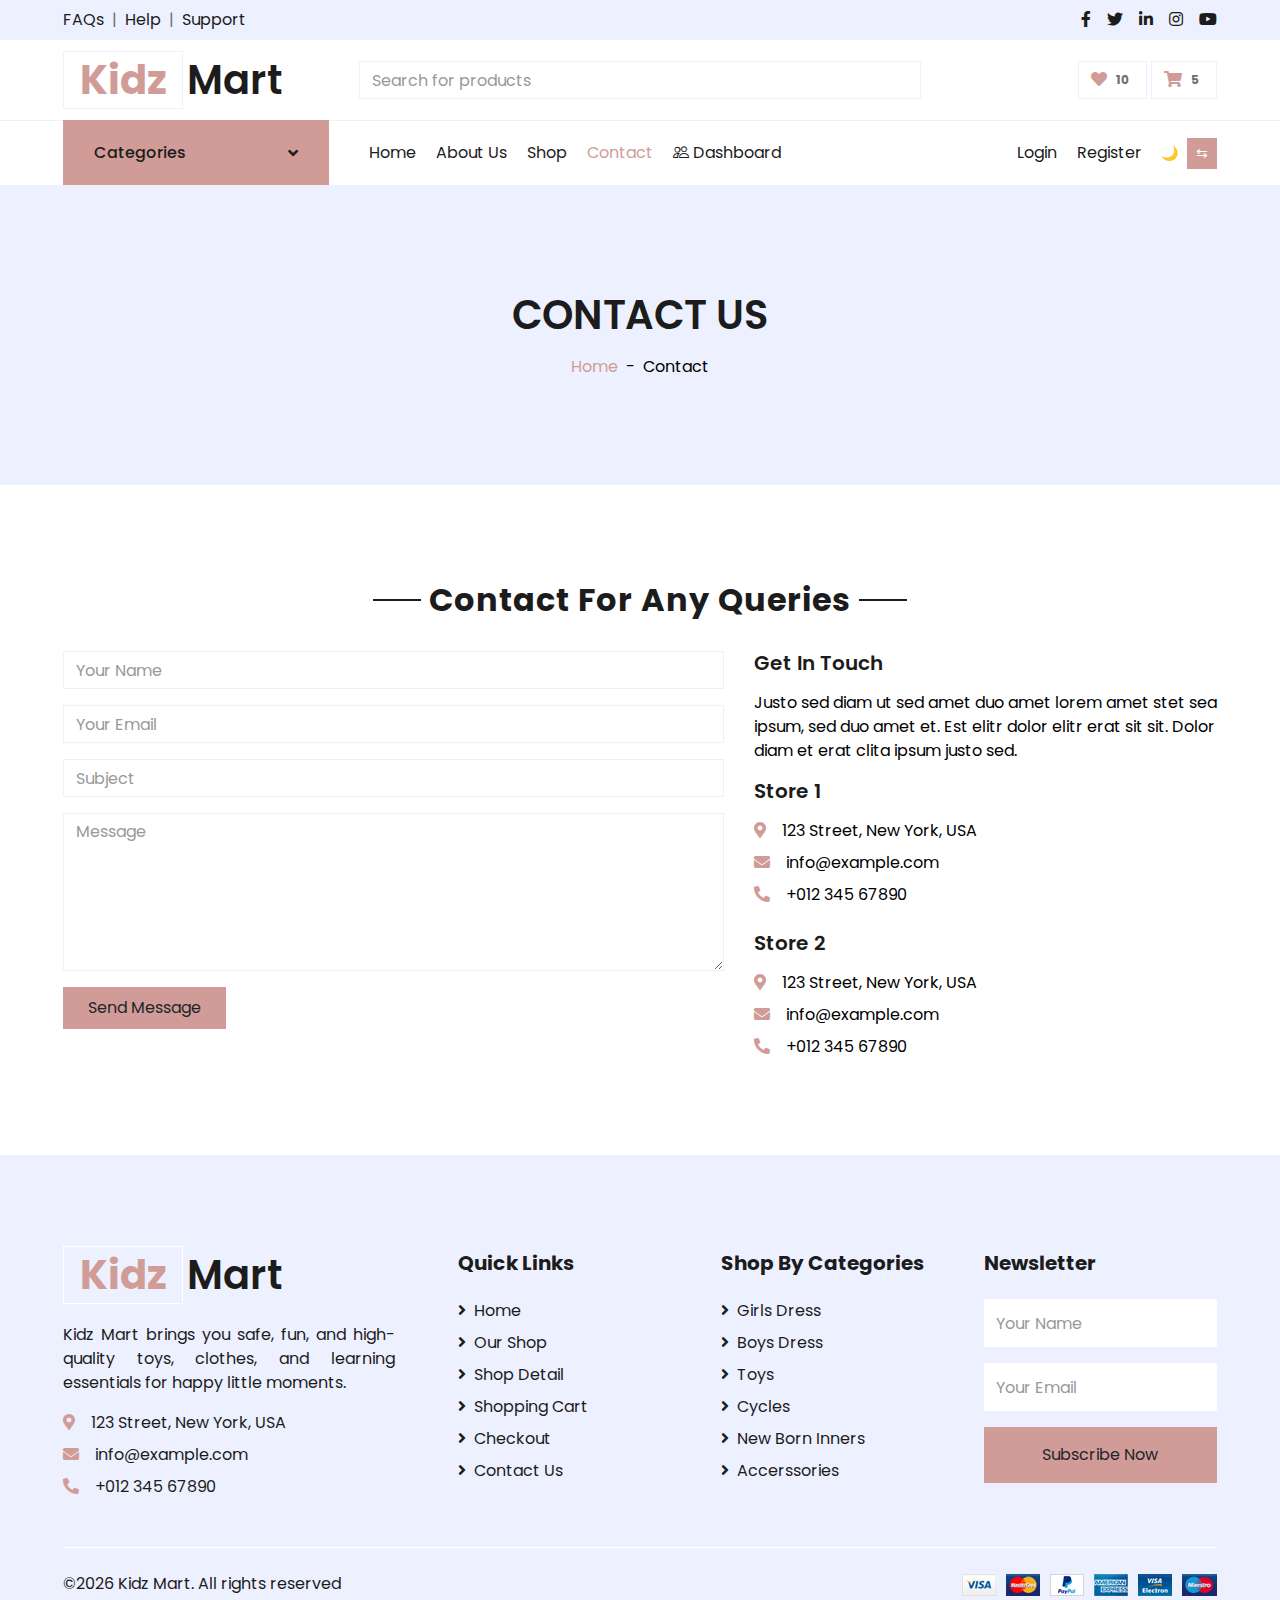
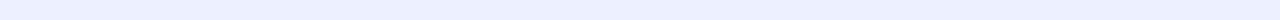
<file: contact.html>
<!DOCTYPE html>
<html lang="en">

<head>
    <meta charset="utf-8">
    <title>Kidz Mart - Contact</title>
    <meta content="width=device-width, initial-scale=1.0" name="viewport">
    <meta content="Free HTML Templates" name="keywords">
    <meta content="Free HTML Templates" name="description">

    <!-- Favicon -->
    <link href="img/favi icon.png" rel="icon">

    <!-- Google Web Fonts -->
    <link rel="preconnect" href="https://fonts.gstatic.com">
    <link href="https://fonts.googleapis.com/css2?family=Poppins:wght@100;200;300;400;500;600;700;800;900&display=swap" rel="stylesheet"> 

    <!-- Font Awesome -->
    <link href="https://cdnjs.cloudflare.com/ajax/libs/font-awesome/5.10.0/css/all.min.css" rel="stylesheet">
<link rel="stylesheet" href="https://cdn.jsdelivr.net/npm/bootstrap-icons@1.11.3/font/bootstrap-icons.css">
    <!-- Libraries Stylesheet -->
    <link href="lib/owlcarousel/assets/owl.carousel.min.css" rel="stylesheet">

    <!-- Customized Bootstrap Stylesheet -->
    <link href="css/style.css" rel="stylesheet">
</head>

<body>
    <!-- Topbar Start -->
    <div class="container-fluid">
        <div class="row bg-secondary py-2 px-xl-5">
            <div class="col-lg-6 d-none d-lg-block">
                <div class="d-inline-flex align-items-center">
                    <a class="text-dark" href="">FAQs</a>
                    <span class="text-muted px-2">|</span>
                    <a class="text-dark" href="">Help</a>
                    <span class="text-muted px-2">|</span>
                    <a class="text-dark" href="">Support</a>
                </div>
            </div>
            <div class="col-lg-6 text-center text-lg-right">
                <div class="d-inline-flex align-items-center">
                    <a class="text-dark px-2" href="">
                        <i class="fab fa-facebook-f"></i>
                    </a>
                    <a class="text-dark px-2" href="">
                        <i class="fab fa-twitter"></i>
                    </a>
                    <a class="text-dark px-2" href="">
                        <i class="fab fa-linkedin-in"></i>
                    </a>
                    <a class="text-dark px-2" href="">
                        <i class="fab fa-instagram"></i>
                    </a>
                    <a class="text-dark pl-2" href="">
                        <i class="fab fa-youtube"></i>
                    </a>
                </div>
            </div>
        </div>
        <div class="row align-items-center py-3 px-xl-5">
            <div class="col-lg-3 d-none d-lg-block">
                <a href="index.html" class="text-decoration-none">
                    <h1 class="m-0 display-5 font-weight-semi-bold"><span class="text-primary font-weight-bold border px-3 mr-1">Kidz</span>Mart</h1>
                </a>
            </div>
            <div class="col-lg-6 col-6 text-left">
                <form action="">
                    <div class="input-group">
                        <input type="text" class="form-control" placeholder="Search for products">
                       
                    </div>
                </form>
            </div>
            <div class="col-lg-3 col-6 text-right">
                <a href="wishlist.html" class="btn border">
                    <i class="fas fa-heart text-primary"></i>
                    <span class="badge">10</span>
                </a>
                <a href="cart.html" class="btn border">
                    <i class="fas fa-shopping-cart text-primary"></i>
                    <span class="badge">5</span>
                </a>
            </div>
        </div>
    </div>
    <!-- Topbar End -->


    <!-- Navbar Start -->
    <div class="container-fluid">
        <div class="row border-top px-xl-5">
            <div class="col-lg-3 d-none d-lg-block">
                <a class="btn shadow-none d-flex align-items-center justify-content-between bg-primary text-white w-100" data-toggle="collapse" href="#navbar-vertical" style="height: 65px; margin-top: -1px; padding: 0 30px;">
                    <h6 class="m-0">Categories</h6>
                    <i class="fa fa-angle-down text-dark"></i>
                </a>
                <nav class="collapse position-absolute navbar navbar-vertical navbar-light align-items-start p-0 border border-top-0 border-bottom-0 bg-light" id="navbar-vertical" style="width: calc(100% - 30px); z-index: 1;">
                    <div class="navbar-nav w-100 overflow-hidden" style="height: 410px">
                        <div class="nav-item dropdown">
                            <a href="#" class="nav-link" data-toggle="dropdown">Dresses <i class="fa fa-angle-down float-right mt-1"></i></a>
                            <div class="dropdown-menu position-absolute bg-secondary border-0 rounded-0 w-100 m-0">
                                <a href="" class="dropdown-item">Men's Dresses</a>
                                <a href="" class="dropdown-item">Women's Dresses</a>
                                <a href="" class="dropdown-item">Baby's Dresses</a>
                            </div>
                        </div>
                        <a href="" class="nav-item nav-link">Shirts</a>
                        <a href="" class="nav-item nav-link">Jeans</a>
                        <a href="" class="nav-item nav-link">Swimwear</a>
                        <a href="" class="nav-item nav-link">Sleepwear</a>
                        <a href="" class="nav-item nav-link">Sportswear</a>
                        <a href="" class="nav-item nav-link">Jumpsuits</a>
                        <a href="" class="nav-item nav-link">Blazers</a>
                        <a href="" class="nav-item nav-link">Jackets</a>
                        <a href="" class="nav-item nav-link">Shoes</a>
                    </div>
                </nav>
            </div>
            <div class="col-lg-9">
                <nav class="navbar navbar-expand-lg bg-light navbar-light py-3 py-lg-0 px-0">
                    <a href="" class="text-decoration-none d-block d-lg-none">
                        <h1 class="m-0 display-5 font-weight-semi-bold"><span class="text-primary font-weight-bold border px-3 mr-1">E</span>Shopper</h1>
                    </a>
                    <button type="button" class="navbar-toggler" data-toggle="collapse" data-target="#navbarCollapse">
                        <span class="navbar-toggler-icon"></span>
                    </button>
                    <div class="collapse navbar-collapse justify-content-between" id="navbarCollapse">
                        <div class="navbar-nav mr-auto py-0">
                            <a href="index.html" class="nav-item nav-link">Home</a>
                              <a href="about.html" class="nav-item nav-link">About Us</a>
                            <a href="shop.html" class="nav-item nav-link">Shop</a>
                           
                            <a href="contact.html" class="nav-item nav-link active">Contact</a>
                             <a href="dashboard.html" class="nav-item nav-link">
  <i class="bi bi-people me-2"></i>  Dashboard
</a>
                        </div>
                        <div class="navbar-nav ml-auto py-0">
                            <a href="login.html" class="nav-item nav-link">Login</a>
                            <a href="register.html" class="nav-item nav-link">Register</a>
                        </div>
                          <button id="themeToggle" class="btn btn-sm ms-2">🌙</button>

      <button
        id="rtlToggle"
        class="btn btn-sm ms-2 bg-primary text-white"
        title="RTL"
      >
        ⇆
      </button>
                    </div>
                </nav>
            </div>
        </div>
    </div>
    <!-- Navbar End -->


    <!-- Page Header Start -->
    <div class="container-fluid bg-secondary mb-5">
        <div class="d-flex flex-column align-items-center justify-content-center" style="min-height: 300px">
            <h1 class="font-weight-semi-bold text-uppercase mb-3">Contact Us</h1>
            <div class="d-inline-flex">
                <p class="m-0"><a href="">Home</a></p>
                <p class="m-0 px-2">-</p>
                <p class="m-0">Contact</p>
            </div>
        </div>
    </div>
    <!-- Page Header End -->


    <!-- Contact Start -->
    <div class="container-fluid pt-5">
        <div class="text-center mb-4">
            <h2 class="section-title px-5"><span class="px-2">Contact For Any Queries</span></h2>
        </div>
        <div class="row px-xl-5">
            <div class="col-lg-7 mb-5">
                <div class="contact-form">
                    <div id="success"></div>
                    <form name="sentMessage" id="contactForm" novalidate="novalidate">
                        <div class="control-group">
                            <input type="text" class="form-control" id="name" placeholder="Your Name"
                                required="required" data-validation-required-message="Please enter your name" />
                            <p class="help-block text-danger"></p>
                        </div>
                        <div class="control-group">
                            <input type="email" class="form-control" id="email" placeholder="Your Email"
                                required="required" data-validation-required-message="Please enter your email" />
                            <p class="help-block text-danger"></p>
                        </div>
                        <div class="control-group">
                            <input type="text" class="form-control" id="subject" placeholder="Subject"
                                required="required" data-validation-required-message="Please enter a subject" />
                            <p class="help-block text-danger"></p>
                        </div>
                        <div class="control-group">
                            <textarea class="form-control" rows="6" id="message" placeholder="Message"
                                required="required"
                                data-validation-required-message="Please enter your message"></textarea>
                            <p class="help-block text-danger"></p>
                        </div>
                        <div>
                            <button class="btn btn-primary py-2 px-4" type="submit" id="sendMessageButton">Send
                                Message</button>
                        </div>
                    </form>
                </div>
            </div>
            <div class="col-lg-5 mb-5">
                <h5 class="font-weight-semi-bold mb-3">Get In Touch</h5>
                <p>Justo sed diam ut sed amet duo amet lorem amet stet sea ipsum, sed duo amet et. Est elitr dolor elitr erat sit sit. Dolor diam et erat clita ipsum justo sed.</p>
                <div class="d-flex flex-column mb-3">
                    <h5 class="font-weight-semi-bold mb-3">Store 1</h5>
                    <p class="mb-2"><i class="fa fa-map-marker-alt text-primary mr-3"></i>123 Street, New York, USA</p>
                    <p class="mb-2"><i class="fa fa-envelope text-primary mr-3"></i>info@example.com</p>
                    <p class="mb-2"><i class="fa fa-phone-alt text-primary mr-3"></i>+012 345 67890</p>
                </div>
                <div class="d-flex flex-column">
                    <h5 class="font-weight-semi-bold mb-3">Store 2</h5>
                    <p class="mb-2"><i class="fa fa-map-marker-alt text-primary mr-3"></i>123 Street, New York, USA</p>
                    <p class="mb-2"><i class="fa fa-envelope text-primary mr-3"></i>info@example.com</p>
                    <p class="mb-0"><i class="fa fa-phone-alt text-primary mr-3"></i>+012 345 67890</p>
                </div>
            </div>
        </div>
    </div>
    <!-- Contact End -->


    <!-- Footer Start -->
     <div class="container-fluid bg-secondary text-dark mt-5 pt-5">
        <div class="row px-xl-5 pt-5">
           <div class="col-lg-4 col-md-12 mb-5 pr-3 pr-xl-5">
                <a href="index.html" class="text-decoration-none">
                    <h1 class="mb-4 display-5 font-weight-semi-bold"><span class="text-primary font-weight-bold border border-white px-3 mr-1">Kidz</span>Mart</h1>
                </a>
                <p style="text-align: justify;">Kidz Mart brings you safe, fun, and high-quality toys, clothes, and learning essentials for happy little moments.</p>
                <p class="mb-2"><i class="fa fa-map-marker-alt text-primary mr-3"></i>123 Street, New York, USA</p>
                <p class="mb-2"><i class="fa fa-envelope text-primary mr-3"></i>info@example.com</p>
                <p class="mb-0"><i class="fa fa-phone-alt text-primary mr-3"></i>+012 345 67890</p>
            </div>
            <div class="col-lg-8 col-md-12">
                <div class="row">
                    <div class="col-md-4 mb-5">
                        <h5 class="font-weight-bold text-dark mb-4">Quick Links</h5>
                        <div class="d-flex flex-column justify-content-start">
                            <a class="text-dark mb-2" href="index.html"><i class="fa fa-angle-right mr-2"></i>Home</a>
                            <a class="text-dark mb-2" href="shop.html"><i class="fa fa-angle-right mr-2"></i>Our Shop</a>
                            <a class="text-dark mb-2" href="detail.html"><i class="fa fa-angle-right mr-2"></i>Shop Detail</a>
                            <a class="text-dark mb-2" href="cart.html"><i class="fa fa-angle-right mr-2"></i>Shopping Cart</a>
                            <a class="text-dark mb-2" href="checkout.html"><i class="fa fa-angle-right mr-2"></i>Checkout</a>
                            <a class="text-dark" href="contact.html"><i class="fa fa-angle-right mr-2"></i>Contact Us</a>
                        </div>
                    </div>
                    <div class="col-md-4 mb-5">
                      <h5 class="font-weight-bold text-dark mb-4">Shop By Categories</h5>
                        <div class="d-flex flex-column justify-content-start">
                            <a class="text-dark mb-2" href=""><i class="fa fa-angle-right mr-2"></i>Girls Dress</a>
                            <a class="text-dark mb-2" href=""><i class="fa fa-angle-right mr-2"></i>Boys Dress</a>
                            <a class="text-dark mb-2" href=""><i class="fa fa-angle-right mr-2"></i>Toys</a>
                            <a class="text-dark mb-2" href=""><i class="fa fa-angle-right mr-2"></i>Cycles</a>
                            <a class="text-dark mb-2" href=""><i class="fa fa-angle-right mr-2"></i>New Born Inners</a>
                            <a class="text-dark" href=""><i class="fa fa-angle-right mr-2"></i>Accerssories</a>
                        </div>
                    </div>
                    <div class="col-md-4 mb-5">
                        <h5 class="font-weight-bold text-dark mb-4">Newsletter</h5>
                        <form action="">
                            <div class="form-group">
                                <input type="text" class="form-control border-0 py-4" placeholder="Your Name" required="required" />
                            </div>
                            <div class="form-group">
                                <input type="email" class="form-control border-0 py-4" placeholder="Your Email"
                                    required="required" />
                            </div>
                            <div>
                                <button class="btn btn-primary btn-block border-0 py-3" type="submit">Subscribe Now</button>
                            </div>
                        </form>
                    </div>
                </div>
            </div>
        </div>
        <div class="row border-top border-light mx-xl-5 py-4">
           <div class="col-md-6 px-xl-0">
               
                      &copy;<script>document.write(new Date().getFullYear());</script> Kidz Mart. All rights reserved 
                    
            </div>
            <div class="col-md-6 px-xl-0 text-center text-md-right">
                <img class="img-fluid" src="img/payments.png" alt="">
            </div>
        </div>
    </div>
    <!-- Footer End -->


    <!-- Back to Top -->
    <a href="#" class="btn btn-primary back-to-top"><i class="fa fa-angle-double-up"></i></a>


    <!-- JavaScript Libraries -->
    <script src="https://code.jquery.com/jquery-3.4.1.min.js"></script>
    <script src="https://stackpath.bootstrapcdn.com/bootstrap/4.4.1/js/bootstrap.bundle.min.js"></script>
    <script src="lib/easing/easing.min.js"></script>
    <script src="lib/owlcarousel/owl.carousel.min.js"></script>

    <!-- Contact Javascript File -->
    <script src="mail/jqBootstrapValidation.min.js"></script>
    <script src="mail/contact.js"></script>

    <!-- Template Javascript -->
    <script src="js/main.js"></script>
        <script src="js/theme-rtl.js"></script>
</body>

</html>
</file>
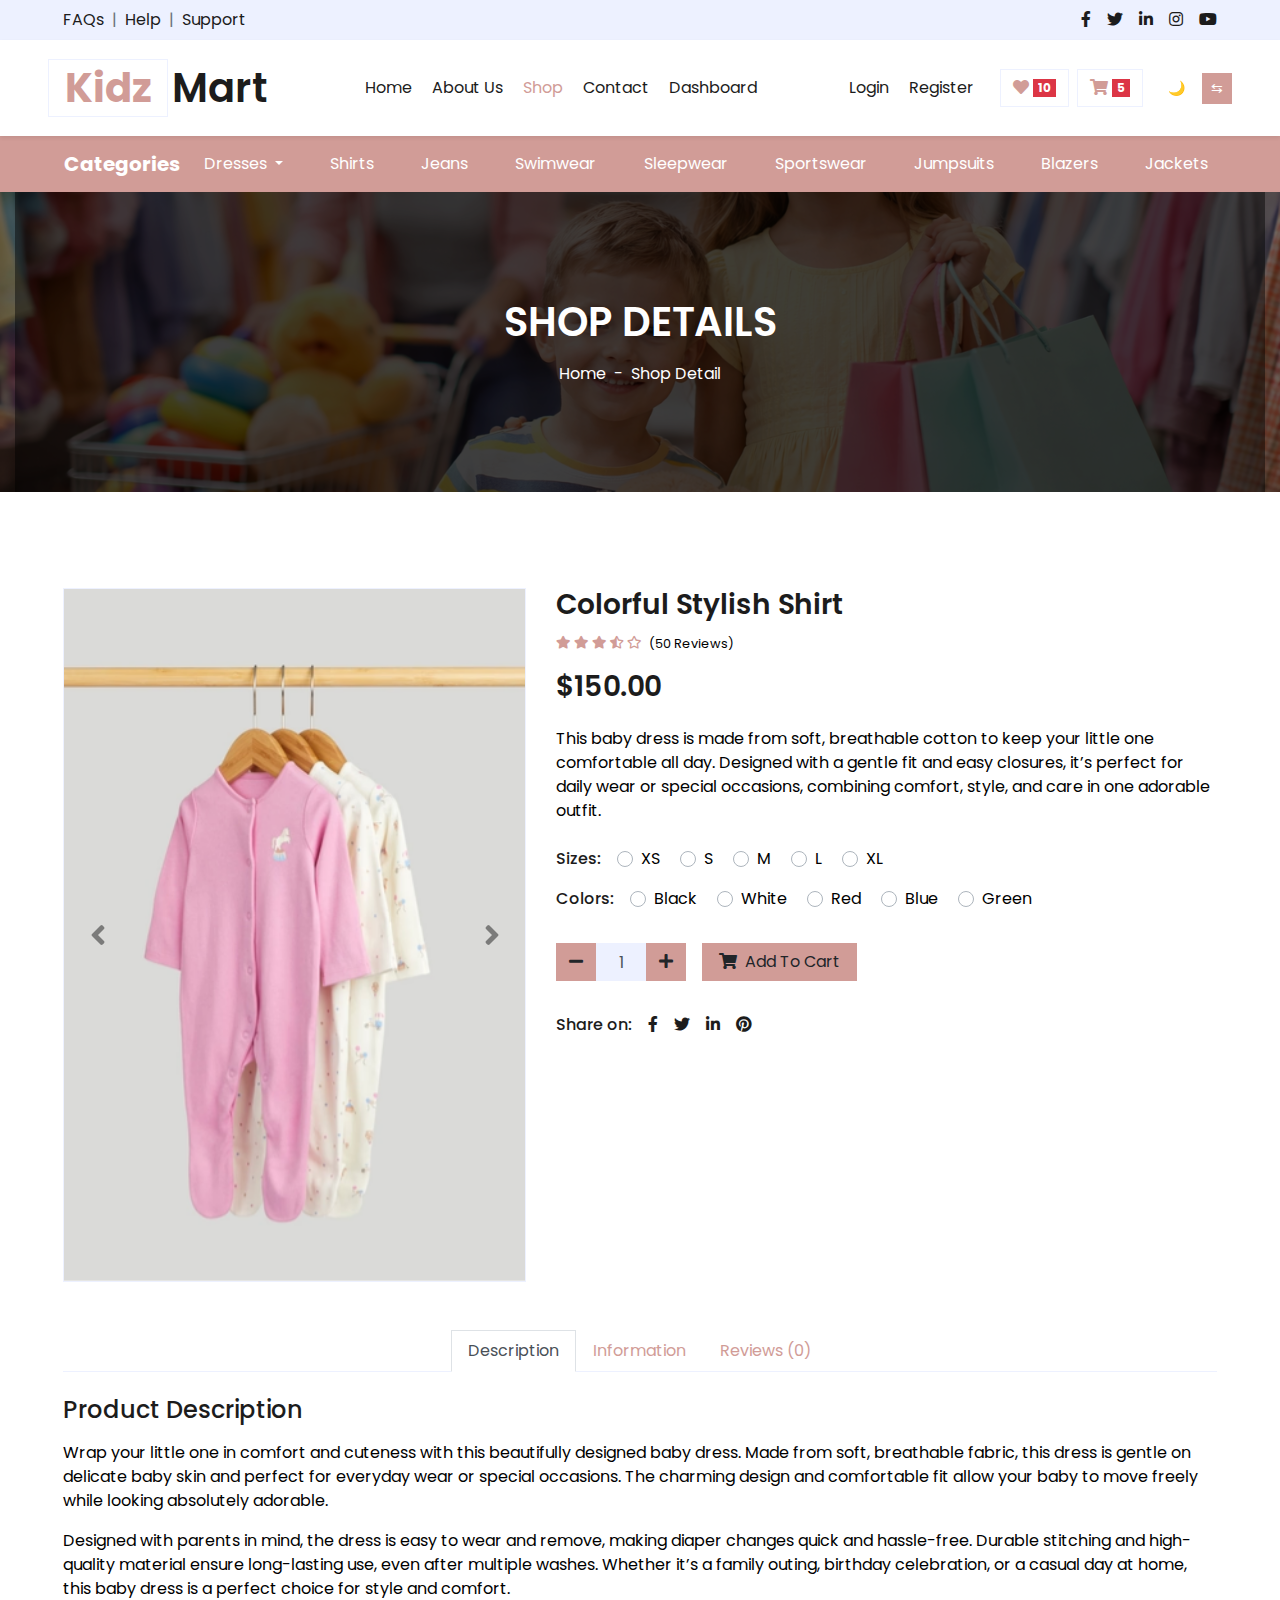
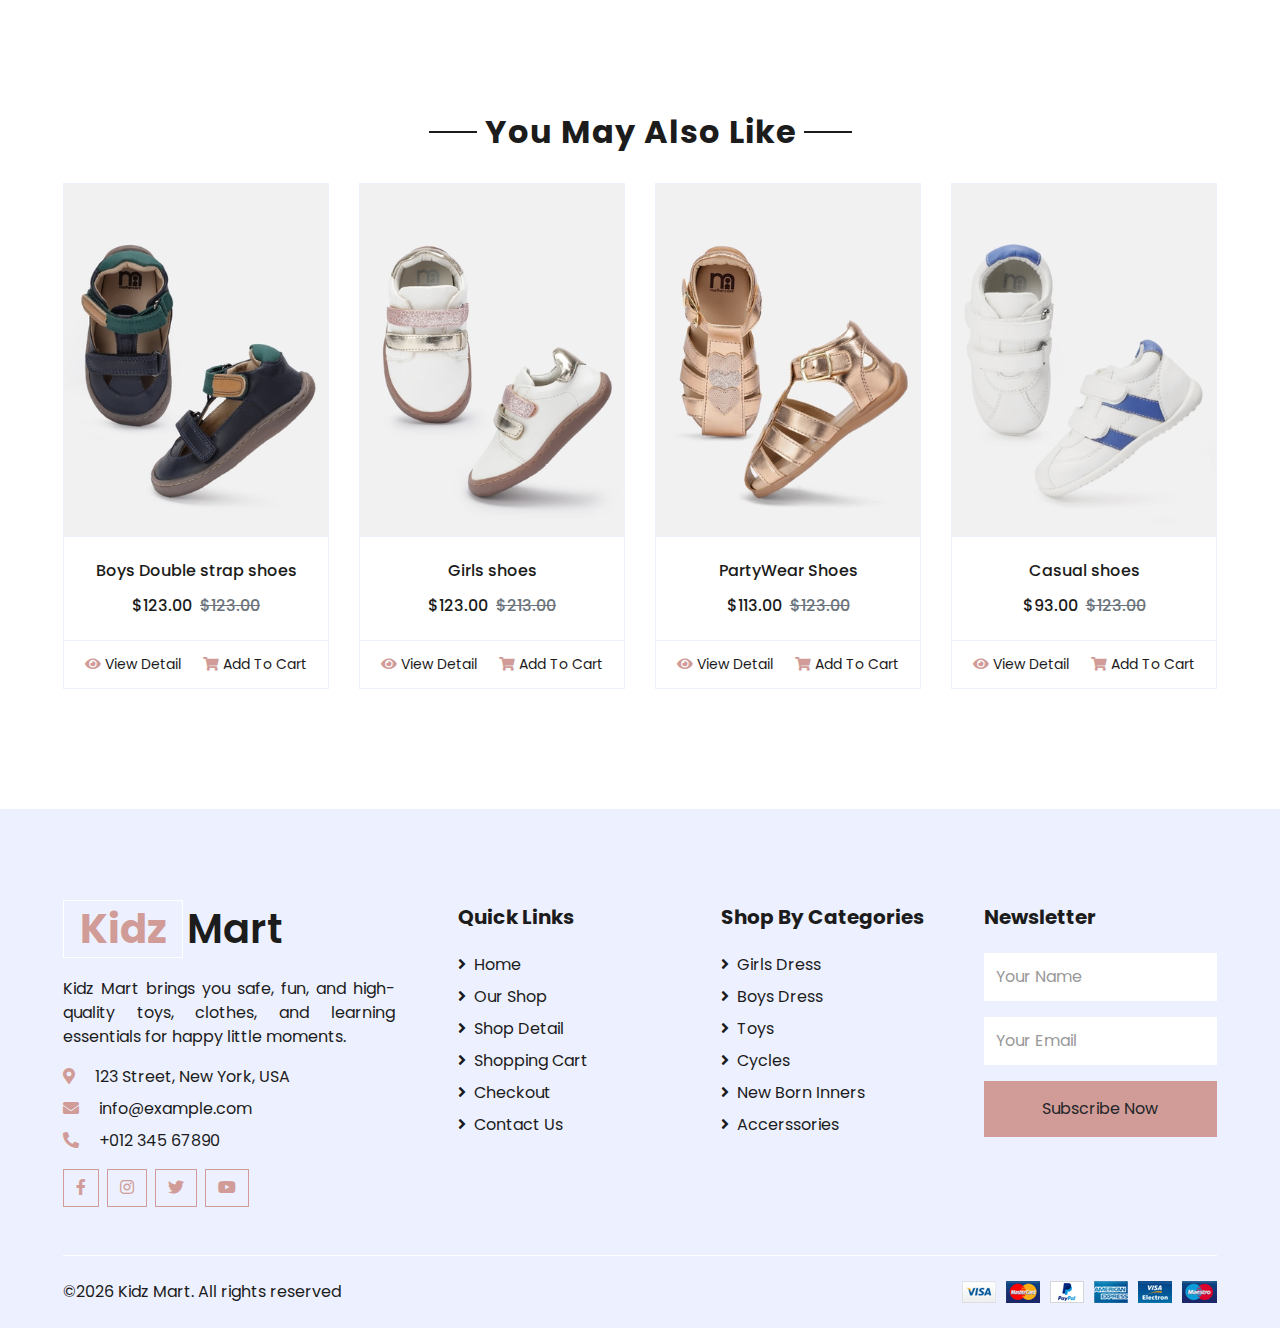
<file: detail.html>
<!DOCTYPE html>
<html lang="en">

<head>
    <meta charset="utf-8">
    <title>Kidz Mart - shooping details</title>
    <meta content="width=device-width, initial-scale=1.0" name="viewport">
    <meta content="Free HTML Templates" name="keywords">
    <meta content="Free HTML Templates" name="description">

    <!-- Favicon -->
    <link href="img/favi icon.png" rel="icon">

    <!-- Google Web Fonts -->
    <link rel="preconnect" href="https://fonts.gstatic.com">
    <link href="https://fonts.googleapis.com/css2?family=Poppins:wght@100;200;300;400;500;600;700;800;900&display=swap" rel="stylesheet"> 

    <!-- Font Awesome -->
    <link href="https://cdnjs.cloudflare.com/ajax/libs/font-awesome/5.10.0/css/all.min.css" rel="stylesheet">

    <!-- Libraries Stylesheet -->
    <link href="lib/owlcarousel/assets/owl.carousel.min.css" rel="stylesheet">
<link rel="stylesheet" href="https://cdnjs.cloudflare.com/ajax/libs/OwlCarousel2/2.3.4/assets/owl.carousel.min.css">
    <!-- Customized Bootstrap Stylesheet -->
    <link href="css/style.css" rel="stylesheet">
</head>

<body>
   <div class="container-fluid">
        <div class="row bg-secondary py-2 px-xl-5">
            <div class="col-lg-6 d-none d-lg-block">
                <div class="d-inline-flex align-items-center">
                    <a class="text-dark" href="">FAQs</a>
                    <span class="text-muted px-2">|</span>
                    <a class="text-dark" href="">Help</a>
                    <span class="text-muted px-2">|</span>
                    <a class="text-dark" href="">Support</a>
                </div>
            </div>
            <div class="col-lg-6 text-center text-lg-right">
                <div class="d-inline-flex align-items-center">
                    <a class="text-dark px-2" href="">
                        <i class="fab fa-facebook-f"></i>
                    </a>
                    <a class="text-dark px-2" href="">
                        <i class="fab fa-twitter"></i>
                    </a>
                    <a class="text-dark px-2" href="">
                        <i class="fab fa-linkedin-in"></i>
                    </a>
                    <a class="text-dark px-2" href="">
                        <i class="fab fa-instagram"></i>
                    </a>
                    <a class="text-dark pl-2" href="">
                        <i class="fab fa-youtube"></i>
                    </a>
                </div>
            </div>
        </div>
        <!-- <div class="row align-items-center py-3 px-xl-5"> -->
            <!-- <div class="col-lg-3 d-none d-lg-block">
                <a href="index.html" class="text-decoration-none">
                    <h1 class="m-0 display-5 font-weight-semi-bold"><span class="text-primary font-weight-bold border px-3 mr-1">Kidz</span>Mart</h1>
                </a>
            </div> -->
            <!-- <div class="col-lg-6 col-6 text-left mx-auto">
                <form action="">
                    <div class="input-group">
                        <input type="text" class="form-control" placeholder="Search for products">
                       
                    </div>
                </form>
            </div>
             -->
         
            
        <!-- </div> -->
    </div>
    <!-- Topbar End -->


    <!-- Navbar Start -->
 <!-- MAIN NAVBAR -->
  <header class="site-header">
<nav class="navbar navbar-expand-lg navbar-light bg-light  py-3 px-xl-5 shadow-sm">

  <!-- LOGO -->
  <a href="index.html" class="navbar-brand">
    <h1 class="m-0 font-weight-semi-bold">
      <span class="text-primary font-weight-bold border px-3 mr-1">Kidz</span>Mart
    </h1>
  </a>

  <!-- TOGGLER -->
  <button class="navbar-toggler" type="button" data-toggle="collapse" data-target="#mainNavbar">
    <span class="navbar-toggler-icon"></span>
  </button>

  <!-- NAV CONTENT -->
 <div class="collapse navbar-collapse nav-overlay" id="mainNavbar">

    <!-- CENTER MENU -->
    <ul class="navbar-nav mx-auto text-center">
      <li class="nav-item active"><a class="nav-link" href="index.html">Home</a></li>
      <li class="nav-item"><a class="nav-link" href="about.html">About Us</a></li>
      <li class="nav-item"><a class="nav-link active" href="shop.html">Shop</a></li>
      <li class="nav-item"><a class="nav-link" href="contact.html">Contact</a></li>
      <li class="nav-item">
        <a class="nav-link" href="dashboard.html">
          <i class="bi bi-people me-2"></i> Dashboard
        </a>
      </li>
    </ul>

    <!-- RIGHT SIDE -->
    <div class="d-flex align-items-center">

      <!-- AUTH -->
      <ul class="navbar-nav mr-3">
        <li class="nav-item"><a class="nav-link" href="login.html">Login</a></li>
        <li class="nav-item"><a class="nav-link" href="register.html">Register</a></li>
      </ul>

      <!-- ICONS -->
      <a href="wishlist.html" class="btn border mr-2">
        <i class="fas fa-heart text-primary"></i>
        <span class="badge badge-danger">10</span>
      </a>

      <a href="cart.html" class="btn border mr-2">
        <i class="fas fa-shopping-cart text-primary"></i>
        <span class="badge badge-danger">5</span>
      </a>

      <!-- TOGGLES -->
      <button id="themeToggle" class="btn btn-sm ml-2">🌙</button>
      <button id="rtlToggle" class="btn btn-sm ml-2 bg-primary text-white">⇆</button>
    </div>

  </div>
</nav>
<!-- CATEGORIES SUB HEADER -->
<div class="bg-primary">
    
  <div class="container-fluid px-xl-5 ">
    <nav class="navbar navbar-expand-lg navbar-dark py-2">
      
      <span class="navbar-brand font-weight-bold">Categories</span>

      <button class="navbar-toggler" type="button" data-toggle="collapse" data-target="#categoryNavbar">
        <span class="navbar-toggler-icon"></span>
      </button>

     <div class="collapse navbar-collapse category-overlay" id="categoryNavbar">
        <ul class="navbar-nav w-100 justify-content-between flex-wrap">
          
          <li class="nav-item dropdown">
            <a class="nav-link dropdown-toggle" href="#" data-toggle="dropdown">
              Dresses
            </a>
            <div class="dropdown-menu">
              <a class="dropdown-item" href="#">Men's Dresses</a>
              <a class="dropdown-item" href="#">Women's Dresses</a>
              <a class="dropdown-item" href="#">Baby's Dresses</a>
            </div>
          </li>

          <li class="nav-item"><a class="nav-link" href="#">Shirts</a></li>
          <li class="nav-item"><a class="nav-link" href="#">Jeans</a></li>
          <li class="nav-item"><a class="nav-link" href="#">Swimwear</a></li>
          <li class="nav-item"><a class="nav-link" href="#">Sleepwear</a></li>
          <li class="nav-item"><a class="nav-link" href="#">Sportswear</a></li>
          <li class="nav-item"><a class="nav-link" href="#">Jumpsuits</a></li>
          <li class="nav-item"><a class="nav-link" href="#">Blazers</a></li>
          <li class="nav-item"><a class="nav-link" href="#">Jackets</a></li>


        </ul>
      </div>
    </nav>
  </div>
  </div>
</div></header>


    <!-- Page Header Start -->
     <div class="container-fluid about-banner mb-5">
    <div class="d-flex flex-column align-items-center justify-content-center banner-overlay" style="min-height: 300px">
        <h1 class="font-weight-semi-bold text-uppercase mb-3 text-white">Shop Details</h1>
        <div class="d-inline-flex text-white">
            <p class="m-0"><a href="index.html" class="text-white">Home</a></p>
            <p class="m-0 px-2">-</p>
            <p class="m-0">Shop Detail</p>
        </div>
    </div>
</div>
    <!-- Page Header End -->


    <!-- Shop Detail Start -->
    <div class="container-fluid py-5">
        <div class="row px-xl-5">
            <div class="col-lg-5 pb-5">
                <div id="product-carousel" class="carousel slide" data-ride="carousel">
                    <div class="carousel-inner border">
                        <div class="carousel-item active">
                            <img class="w-100 h-100" src="img/shop1.avif" alt="Image">
                        </div>
                        <div class="carousel-item">
                            <img class="w-100 h-100" src="img/shop2.avif" alt="Image">
                        </div>
                        <div class="carousel-item">
                            <img class="w-100 h-100" src="img/shop4.avif" alt="Image">
                        </div>
                        <div class="carousel-item">
                            <img class="w-100 h-100" src="img/shop6.avif" alt="Image">
                        </div>
                    </div>
                    <a class="carousel-control-prev" href="#product-carousel" data-slide="prev">
                        <i class="fa fa-2x fa-angle-left text-dark"></i>
                    </a>
                    <a class="carousel-control-next" href="#product-carousel" data-slide="next">
                        <i class="fa fa-2x fa-angle-right text-dark"></i>
                    </a>
                </div>
            </div>

            <div class="col-lg-7 pb-5">
                <h3 class="font-weight-semi-bold">Colorful Stylish Shirt</h3>
                <div class="d-flex mb-3">
                    <div class="text-primary mr-2">
                        <small class="fas fa-star"></small>
                        <small class="fas fa-star"></small>
                        <small class="fas fa-star"></small>
                        <small class="fas fa-star-half-alt"></small>
                        <small class="far fa-star"></small>
                    </div>
                    <small class="pt-1">(50 Reviews)</small>
                </div>
                <h3 class="font-weight-semi-bold mb-4">$150.00</h3>
                <p class="mb-4">This baby dress is made from soft, breathable cotton to keep your little one comfortable all day. Designed with a gentle fit and easy closures, it’s perfect for daily wear or special occasions, combining comfort, style, and care in one adorable outfit.</p>
                <div class="d-flex mb-3">
                    <p class="text-dark font-weight-medium mb-0 mr-3">Sizes:</p>
                    <form>
                        <div class="custom-control custom-radio custom-control-inline">
                            <input type="radio" class="custom-control-input" id="size-1" name="size">
                            <label class="custom-control-label" for="size-1">XS</label>
                        </div>
                        <div class="custom-control custom-radio custom-control-inline">
                            <input type="radio" class="custom-control-input" id="size-2" name="size">
                            <label class="custom-control-label" for="size-2">S</label>
                        </div>
                        <div class="custom-control custom-radio custom-control-inline">
                            <input type="radio" class="custom-control-input" id="size-3" name="size">
                            <label class="custom-control-label" for="size-3">M</label>
                        </div>
                        <div class="custom-control custom-radio custom-control-inline">
                            <input type="radio" class="custom-control-input" id="size-4" name="size">
                            <label class="custom-control-label" for="size-4">L</label>
                        </div>
                        <div class="custom-control custom-radio custom-control-inline">
                            <input type="radio" class="custom-control-input" id="size-5" name="size">
                            <label class="custom-control-label" for="size-5">XL</label>
                        </div>
                    </form>
                </div>
                <div class="d-flex mb-4">
                    <p class="text-dark font-weight-medium mb-0 mr-3">Colors:</p>
                    <form>
                        <div class="custom-control custom-radio custom-control-inline">
                            <input type="radio" class="custom-control-input" id="color-1" name="color">
                            <label class="custom-control-label" for="color-1">Black</label>
                        </div>
                        <div class="custom-control custom-radio custom-control-inline">
                            <input type="radio" class="custom-control-input" id="color-2" name="color">
                            <label class="custom-control-label" for="color-2">White</label>
                        </div>
                        <div class="custom-control custom-radio custom-control-inline">
                            <input type="radio" class="custom-control-input" id="color-3" name="color">
                            <label class="custom-control-label" for="color-3">Red</label>
                        </div>
                        <div class="custom-control custom-radio custom-control-inline">
                            <input type="radio" class="custom-control-input" id="color-4" name="color">
                            <label class="custom-control-label" for="color-4">Blue</label>
                        </div>
                        <div class="custom-control custom-radio custom-control-inline">
                            <input type="radio" class="custom-control-input" id="color-5" name="color">
                            <label class="custom-control-label" for="color-5">Green</label>
                        </div>
                    </form>
                </div>
                <div class="d-flex align-items-center mb-4 pt-2">
                    <div class="input-group quantity mr-3" style="width: 130px;">
                        <div class="input-group-btn">
                            <button class="btn btn-primary btn-minus" >
                            <i class="fa fa-minus"></i>
                            </button>
                        </div>
                        <input type="text" class="form-control bg-secondary text-center" value="1">
                        <div class="input-group-btn">
                            <button class="btn btn-primary btn-plus">
                                <i class="fa fa-plus"></i>
                            </button>
                        </div>
                    </div>
                    <a href="cart.html">
  <button class="btn btn-primary px-3">
    <i class="fa fa-shopping-cart mr-1"></i> Add To Cart
  </button>
</a>

                </div>
                <div class="d-flex pt-2">
                    <p class="text-dark font-weight-medium mb-0 mr-2">Share on:</p>
                    <div class="d-inline-flex">
                        <a class="text-dark px-2" href="">
                            <i class="fab fa-facebook-f"></i>
                        </a>
                        <a class="text-dark px-2" href="">
                            <i class="fab fa-twitter"></i>
                        </a>
                        <a class="text-dark px-2" href="">
                            <i class="fab fa-linkedin-in"></i>
                        </a>
                        <a class="text-dark px-2" href="">
                            <i class="fab fa-pinterest"></i>
                        </a>
                    </div>
                </div>
            </div>
        </div>
        <div class="row px-xl-5">
            <div class="col">
                <div class="nav nav-tabs justify-content-center border-secondary mb-4">
                    <a class="nav-item nav-link active" data-toggle="tab" href="#tab-pane-1">Description</a>
                    <a class="nav-item nav-link" data-toggle="tab" href="#tab-pane-2">Information</a>
                    <a class="nav-item nav-link" data-toggle="tab" href="#tab-pane-3">Reviews (0)</a>
                </div>
                <div class="tab-content">
                    <div class="tab-pane fade show active" id="tab-pane-1">
                        <h4 class="mb-3">Product Description</h4>
                        <p>Wrap your little one in comfort and cuteness with this beautifully designed baby dress. Made from soft, breathable fabric, this dress is gentle on delicate baby skin and perfect for everyday wear or special occasions. The charming design and comfortable fit allow your baby to move freely while looking absolutely adorable.</p>
                        <p>Designed with parents in mind, the dress is easy to wear and remove, making diaper changes quick and hassle-free. Durable stitching and high-quality material ensure long-lasting use, even after multiple washes. Whether it’s a family outing, birthday celebration, or a casual day at home, this baby dress is a perfect choice for style and comfort.</p>
                    </div>
                    <div class="tab-pane fade" id="tab-pane-2">
                        <h4 class="mb-3">Additional Information</h4>
                        <!-- <p>Eos no lorem eirmod diam diam, eos elitr et gubergren diam sea. Consetetur vero aliquyam invidunt duo dolores et duo sit. Vero diam ea vero et dolore rebum, dolor rebum eirmod consetetur invidunt sed sed et, lorem duo et eos elitr, sadipscing kasd ipsum rebum diam. Dolore diam stet rebum sed tempor kasd eirmod. Takimata kasd ipsum accusam sadipscing, eos dolores sit no ut diam consetetur duo justo est, sit sanctus diam tempor aliquyam eirmod nonumy rebum dolor accusam, ipsum kasd eos consetetur at sit rebum, diam kasd invidunt tempor lorem, ipsum lorem elitr sanctus eirmod takimata dolor ea invidunt.</p> -->
                        <div class="row">
  <!-- LEFT 5 -->
  <div class="col-md-6">
    <ul class="list-group list-group-flush">
      <li class="list-group-item">Material: 100% Soft Cotton</li>
      <li class="list-group-item">Fabric Type: Breathable & Skin-friendly</li>
      <li class="list-group-item">Available Colors: Pink, Blue, Yellow, White</li>
      <li class="list-group-item">Size Range: 0–3, 3–6, 6–12, 12–18 Months</li>
      <li class="list-group-item">Fit Type: Regular Fit</li>
    </ul>
  </div>

  <!-- RIGHT 5 -->
  <div class="col-md-6">
    <ul class="list-group list-group-flush">
      <li class="list-group-item">Closure Type: Snap Buttons</li>
      <li class="list-group-item">Sleeve Type: Short Sleeve / Sleeveless</li>
      <li class="list-group-item">Occasion: Daily & Party Wear</li>
      <li class="list-group-item">Care Instructions: Machine Wash Cold</li>
      <li class="list-group-item">Country of Origin: Made In India</li>
    </ul>
  </div>
</div>

                    </div>
                    <div class="tab-pane fade" id="tab-pane-3">
                        <div class="row">
                            <div class="col-md-6">
                                <h4 class="mb-4">1 review for "Colorful Stylish Shirt"</h4>
                                <div class="media mb-4">
                                    <img src="img/user.jpg" alt="Image" class="img-fluid mr-3 mt-1" style="width: 45px;">
                                    <div class="media-body">
                                        <h6>John Doe<small> - <i>01 Jan 2045</i></small></h6>
                                        <div class="text-primary mb-2">
                                            <i class="fas fa-star"></i>
                                            <i class="fas fa-star"></i>
                                            <i class="fas fa-star"></i>
                                            <i class="fas fa-star-half-alt"></i>
                                            <i class="far fa-star"></i>
                                        </div>
                                        <p>Diam amet duo labore stet elitr ea clita ipsum, tempor labore accusam ipsum et no at. Kasd diam tempor rebum magna dolores sed sed eirmod ipsum.</p>
                                    </div>
                                </div>
                            </div>
                            <div class="col-md-6">
                                <h4 class="mb-4">Leave a review</h4>
                                <small>Your email address will not be published. Required fields are marked *</small>
                                <div class="d-flex my-3">
                                    <p class="mb-0 mr-2">Your Rating * :</p>
                                    <div class="text-primary">
                                        <i class="far fa-star"></i>
                                        <i class="far fa-star"></i>
                                        <i class="far fa-star"></i>
                                        <i class="far fa-star"></i>
                                        <i class="far fa-star"></i>
                                    </div>
                                </div>
                                <form>
                                    <div class="form-group">
                                        <label for="message">Your Review *</label>
                                        <textarea id="message" cols="30" rows="5" class="form-control"></textarea>
                                    </div>
                                    <div class="form-group">
                                        <label for="name">Your Name *</label>
                                        <input type="text" class="form-control" id="name">
                                    </div>
                                    <div class="form-group">
                                        <label for="email">Your Email *</label>
                                        <input type="email" class="form-control" id="email">
                                    </div>
                                    <div class="form-group mb-0">
                                        <input type="submit" value="Leave Your Review" class="btn btn-primary px-3">
                                    </div>
                                </form>
                            </div>
                        </div>
                    </div>
                </div>
            </div>
        </div>
    </div>
    <!-- Shop Detail End -->


   
    <div class="container-fluid py-5">
    <div class="text-center mb-4">
        <h2 class="section-title px-5">
            <span class="px-2">You May Also Like</span>
        </h2>
    </div>

    <div class="row px-xl-5">

        <!-- Product 1 -->
        <div class="col-lg-3 col-md-4 col-sm-6 mb-4">
            <div class="card product-item border-0">
                <div class="card-header product-img position-relative overflow-hidden bg-transparent border p-0">
                    <img class="img-fluid w-100" src="img/shoe1.avif" alt="">
                </div>
                <div class="card-body border-left border-right text-center p-0 pt-4 pb-3">
                    <h6 class="text-truncate mb-3">Boys Double strap shoes</h6>
                    <div class="d-flex justify-content-center">
                        <h6>$123.00</h6>
                        <h6 class="text-muted ml-2"><del>$123.00</del></h6>
                    </div>
                </div>
                <div class="card-footer d-flex justify-content-between bg-light border">
                    <a href="#" class="btn btn-sm text-dark p-0">
                        <i class="fas fa-eye text-primary mr-1"></i>View Detail
                    </a>
                    <a href="#" class="btn btn-sm text-dark p-0">
                        <i class="fas fa-shopping-cart text-primary mr-1"></i>Add To Cart
                    </a>
                </div>
                
            </div>
        </div>

        <!-- Product 2 -->
        <div class="col-lg-3 col-md-4 col-sm-6 mb-4">
            <div class="card product-item border-0">
                <div class="card-header product-img bg-transparent overflow-hidden border p-0">
                    <img class="img-fluid w-100" src="img/shoe2.avif" alt="">
                </div>
                <div class="card-body border-left border-right text-center p-0 pt-4 pb-3">
                    <h6 class="text-truncate mb-3">Girls shoes</h6>
                    <div class="d-flex justify-content-center">
                        <h6>$123.00</h6>
                        <h6 class="text-muted ml-2"><del>$213.00</del></h6>
                    </div>
                </div>
                <div class="card-footer d-flex justify-content-between bg-light border">
                    <a href="#" class="btn btn-sm text-dark p-0">
                        <i class="fas fa-eye text-primary mr-1"></i>View Detail
                    </a>
                    <a href="#" class="btn btn-sm text-dark p-0">
                        <i class="fas fa-shopping-cart text-primary mr-1"></i>Add To Cart
                    </a>
                </div>
            </div>
        </div>

        <!-- Repeat same structure for shoe3, shoe4, shoe5 -->
          <div class="col-lg-3 col-md-4 col-sm-6 mb-4">
            <div class="card product-item border-0">
                <div class="card-header product-img overflow-hidden border p-0">
                    <img class="img-fluid w-100" src="img/shoe3.avif" alt="">
                </div>
                <div class="card-body border-left border-right text-center p-0 pt-4 pb-3">
                    <h6 class="text-truncate mb-3">PartyWear Shoes</h6>
                    <div class="d-flex justify-content-center">
                        <h6>$113.00</h6>
                        <h6 class="text-muted ml-2"><del>$123.00</del></h6>
                    </div>
                </div>
                <div class="card-footer d-flex justify-content-between bg-light border">
                    <a href="#" class="btn btn-sm text-dark p-0">
                        <i class="fas fa-eye text-primary mr-1"></i>View Detail
                    </a>
                    <a href="#" class="btn btn-sm text-dark p-0">
                        <i class="fas fa-shopping-cart text-primary mr-1"></i>Add To Cart
                    </a>
                </div>
            </div>
        </div>
         <div class="col-lg-3 col-md-4 col-sm-6 mb-4">
            <div class="card product-item border-0">
                <div class="card-header product-img bg-transparent border overflow-hidden p-0">
                    <img class="img-fluid w-100" src="img/shoe4.avif" alt="">
                </div>
                <div class="card-body border-left border-right text-center p-0 pt-4 pb-3">
                    <h6 class="text-truncate mb-3">Casual shoes</h6>
                    <div class="d-flex justify-content-center">
                        <h6>$93.00</h6>
                        <h6 class="text-muted ml-2"><del>$123.00</del></h6>
                    </div>
                </div>
                <div class="card-footer d-flex justify-content-between bg-light border">
                    <a href="#" class="btn btn-sm text-dark p-0">
                        <i class="fas fa-eye text-primary mr-1"></i>View Detail
                    </a>
                    <a href="#" class="btn btn-sm text-dark p-0">
                        <i class="fas fa-shopping-cart text-primary mr-1"></i>Add To Cart
                    </a>
                </div>
            </div>
        </div>
        

    </div>
</div>

    <!-- Products End -->


    <!-- Footer Start -->
    <div class="container-fluid bg-secondary text-dark mt-5 pt-5">
        <div class="row px-xl-5 pt-5">
           <div class="col-lg-4 col-md-12 mb-5 pr-3 pr-xl-5">
                <a href="index.html" class="text-decoration-none">
                    <h1 class="mb-4 display-5 font-weight-semi-bold"><span class="text-primary font-weight-bold border border-white px-3 mr-1">Kidz</span>Mart</h1>
                </a>
               
  <p style="text-align: justify;">
    Kidz Mart brings you safe, fun, and high-quality toys, clothes, and learning essentials for happy little moments.
  </p>

  <p class="mb-2">
    <i class="fa fa-map-marker-alt text-primary mr-3"></i>
    123 Street, New York, USA
  </p>

  <p class="mb-2">
    <i class="fa fa-envelope text-primary mr-3"></i>
    info@example.com
  </p>

  <p class="mb-3">
    <i class="fa fa-phone-alt text-primary mr-3"></i>
    +012 345 67890
  </p>

  <!-- SOCIAL MEDIA ICONS -->
  <div class="d-flex mt-3">

    <a class="btn btn-outline-primary btn-square mr-2" href="#" aria-label="Facebook">
      <i class="fab fa-facebook-f"></i>
    </a>

    <a class="btn btn-outline-primary btn-square mr-2" href="#" aria-label="Instagram">
      <i class="fab fa-instagram"></i>
    </a>

    <a class="btn btn-outline-primary btn-square mr-2" href="#" aria-label="Twitter">
      <i class="fab fa-twitter"></i>
    </a>

    <a class="btn btn-outline-primary btn-square" href="#" aria-label="YouTube">
      <i class="fab fa-youtube"></i>
    </a>

  </div>

</div>
            <div class="col-lg-8 col-md-12">
                <div class="row">
                    <div class="col-md-4 mb-5">
                        <h5 class="font-weight-bold text-dark mb-4">Quick Links</h5>
                        <div class="d-flex flex-column justify-content-start">
                            <a class="text-dark mb-2" href="index.html"><i class="fa fa-angle-right mr-2"></i>Home</a>
                            <a class="text-dark mb-2" href="shop.html"><i class="fa fa-angle-right mr-2"></i>Our Shop</a>
                            <a class="text-dark mb-2" href="detail.html"><i class="fa fa-angle-right mr-2"></i>Shop Detail</a>
                            <a class="text-dark mb-2" href="cart.html"><i class="fa fa-angle-right mr-2"></i>Shopping Cart</a>
                            <a class="text-dark mb-2" href="checkout.html"><i class="fa fa-angle-right mr-2"></i>Checkout</a>
                            <a class="text-dark" href="contact.html"><i class="fa fa-angle-right mr-2"></i>Contact Us</a>
                        </div>
                    </div>
                    <div class="col-md-4 mb-5">
                      <h5 class="font-weight-bold text-dark mb-4">Shop By Categories</h5>
                        <div class="d-flex flex-column justify-content-start">
                            <a class="text-dark mb-2" href=""><i class="fa fa-angle-right mr-2"></i>Girls Dress</a>
                            <a class="text-dark mb-2" href=""><i class="fa fa-angle-right mr-2"></i>Boys Dress</a>
                            <a class="text-dark mb-2" href=""><i class="fa fa-angle-right mr-2"></i>Toys</a>
                            <a class="text-dark mb-2" href=""><i class="fa fa-angle-right mr-2"></i>Cycles</a>
                            <a class="text-dark mb-2" href=""><i class="fa fa-angle-right mr-2"></i>New Born Inners</a>
                            <a class="text-dark" href=""><i class="fa fa-angle-right mr-2"></i>Accerssories</a>
                        </div>
                    </div>
                    <div class="col-md-4 mb-5">
                        <h5 class="font-weight-bold text-dark mb-4">Newsletter</h5>
                        <form action="">
                            <div class="form-group">
                                <input type="text" class="form-control border-0 py-4" placeholder="Your Name" required="required" />
                            </div>
                            <div class="form-group">
                                <input type="email" class="form-control border-0 py-4" placeholder="Your Email"
                                    required="required" />
                            </div>
                            <div>
                                <button class="btn btn-primary btn-block border-0 py-3" type="submit">Subscribe Now</button>
                            </div>
                        </form>
                    </div>
                </div>
            </div>
        </div>
        <div class="row border-top border-light mx-xl-5 py-4">
           <div class="col-md-6 px-xl-0">
               
                      &copy;<script>document.write(new Date().getFullYear());</script> Kidz Mart. All rights reserved 
                    
            </div>
            <div class="col-md-6 px-xl-0 text-center text-md-right">
                <img class="img-fluid" src="img/payments.png" alt="">
            </div>
        </div>
    </div>
    <!-- Footer End -->


    <!-- Back to Top -->
    <a href="#" class="btn btn-primary back-to-top"><i class="fa fa-angle-double-up"></i></a>


    <!-- JavaScript Libraries -->
    <script src="https://code.jquery.com/jquery-3.4.1.min.js"></script>
    <script src="https://stackpath.bootstrapcdn.com/bootstrap/4.4.1/js/bootstrap.bundle.min.js"></script>
    <script src="lib/easing/easing.min.js"></script>
    <script src="lib/owlcarousel/owl.carousel.min.js"></script>
<script src="https://code.jquery.com/jquery-3.6.0.min.js"></script>
<script src="https://cdnjs.cloudflare.com/ajax/libs/OwlCarousel2/2.3.4/owl.carousel.min.js"></script>
    <!-- Contact Javascript File -->
    <script src="mail/jqBootstrapValidation.min.js"></script>
    <script src="mail/contact.js"></script>
 <script src="js/theme-rtl.js"></script>
    <!-- Template Javascript -->
    <script src="js/main.js"></script>
</body>

</html>
</file>
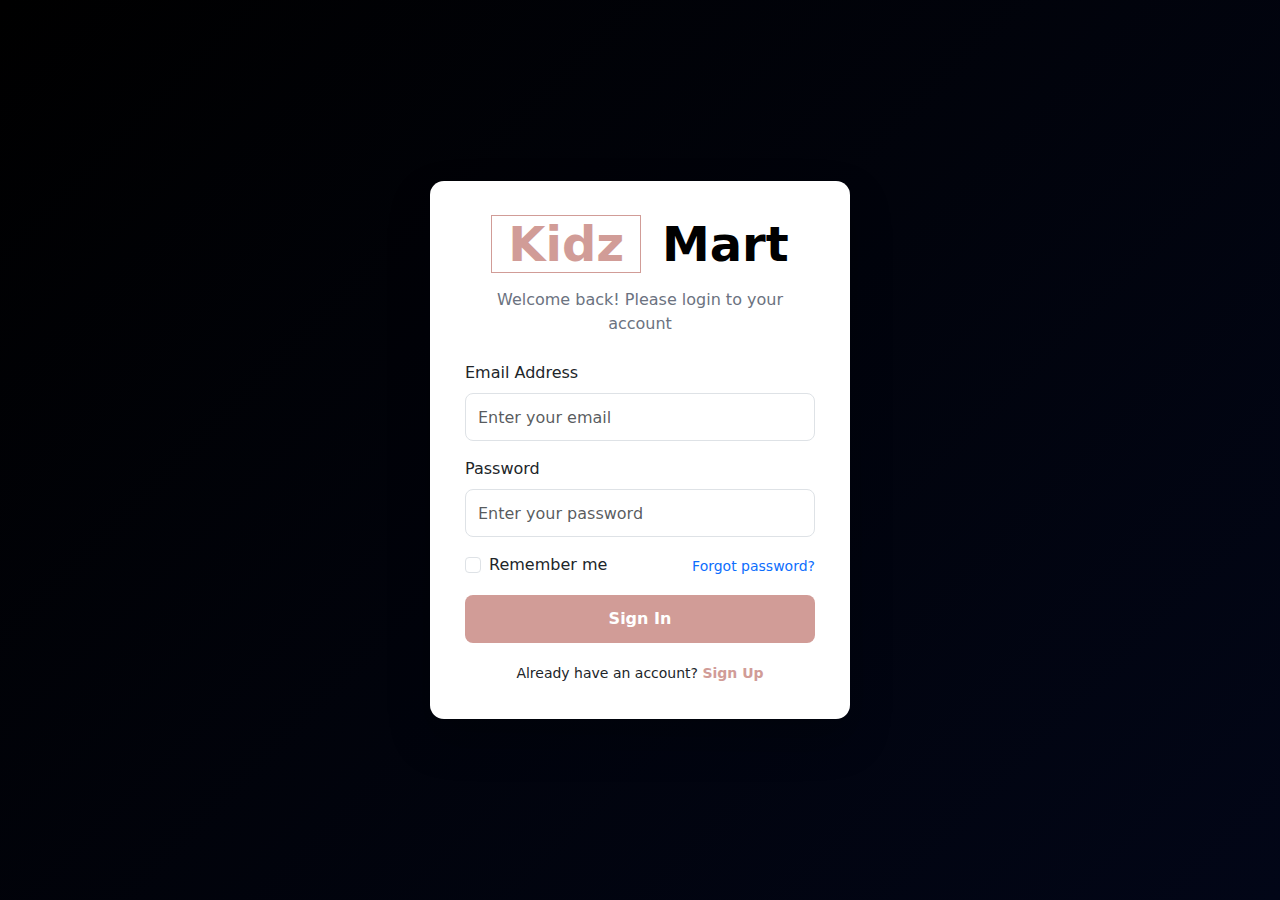
<file: login.html>
<!DOCTYPE html>
<html lang="en">
<head>
    <meta charset="UTF-8">
    <title>Sign In</title>
    <meta name="viewport" content="width=device-width, initial-scale=1">
<link rel="icon" href="img/favi icon.png" type="image/png">
    <!-- Bootstrap CSS -->
    <link href="https://cdn.jsdelivr.net/npm/bootstrap@5.3.2/dist/css/bootstrap.min.css" rel="stylesheet">

    <style>
        body {
            min-height: 100vh;
            background: linear-gradient(135deg, #000, #020617);
            display: flex;
            align-items: center;
            justify-content: center;
        }

        .signin-card {
            background: #ffffff;
            border-radius: 14px;
            padding: 35px;
            width: 100%;
            max-width: 420px;
            box-shadow: 0 20px 40px rgba(0,0,0,0.25);
        }

        .signin-card h3 {
            font-weight: 600;
            text-align: center;
            margin-bottom: 10px;
        }

        .signin-card p {
            text-align: center;
            color: #6b7280;
            margin-bottom: 25px;
        }

        .form-control {
            height: 48px;
            border-radius: 8px;
        }

        .btn-signin {
            height: 48px;
            background-color: #D19C97;
            border: none;
            font-weight: 600;
            border-radius: 8px;
        }

        .btn-signin:hover {
            background-color: #D19C97;
        }

        .signup-link {
            text-align: center;
            margin-top: 20px;
            font-size: 14px;
        }

        .signup-link a {
            color: #D19C97;
            text-decoration: none;
            font-weight: 600;
        }

        .signup-link a:hover {
            text-decoration: underline;
        }
        .logo-center {
    display: flex;
    justify-content: center;
    align-items: center;
    margin-bottom: 15px;
    text-align: center;
}

/* Fix Bootstrap 5 spacing + font weight */
.logo-center h1 {
    font-weight: 600;
}

/* Ensure logo colors stay correct */
.logo-center .text-primary {
    color: #D19C97 !important;
    border-color: #D19C97 !important;
}
.logo-mart {
    color: #000000 !important;
}


    </style>
</head>

<body>

    <div class="signin-card">
       
    <div class="logo-center">
    <a href="index.html" class="text-decoration-none">
       <h1 class="m-0 display-5">
            <span class="text-primary fw-bold border px-3 me-1">Kidz</span>
            <span class="logo-mart">Mart</span>
        </h1>
    </a>
</div>

        <p>Welcome back! Please login to your account</p>

        <form>
            <div class="mb-3">
                <label class="form-label">Email Address</label>
                <input type="email" class="form-control" placeholder="Enter your email">
            </div>

            <div class="mb-3">
                <label class="form-label">Password</label>
                <input type="password" class="form-control" placeholder="Enter your password">
            </div>

            <div class="d-flex justify-content-between align-items-center mb-3">
                <div class="form-check">
                    <input class="form-check-input" type="checkbox" id="remember">
                    <label class="form-check-label" for="remember">
                        Remember me
                    </label>
                </div>
                <a href="#" class="text-decoration-none small">Forgot password?</a>
            </div>

            <button type="submit" class="btn btn-signin w-100 text-white">
                Sign In
            </button>
        </form>

        <div class="signup-link">
            Already have an account?
            <a href="register.html">Sign Up</a>
        </div>
    </div>

</body>
</html>
</file>
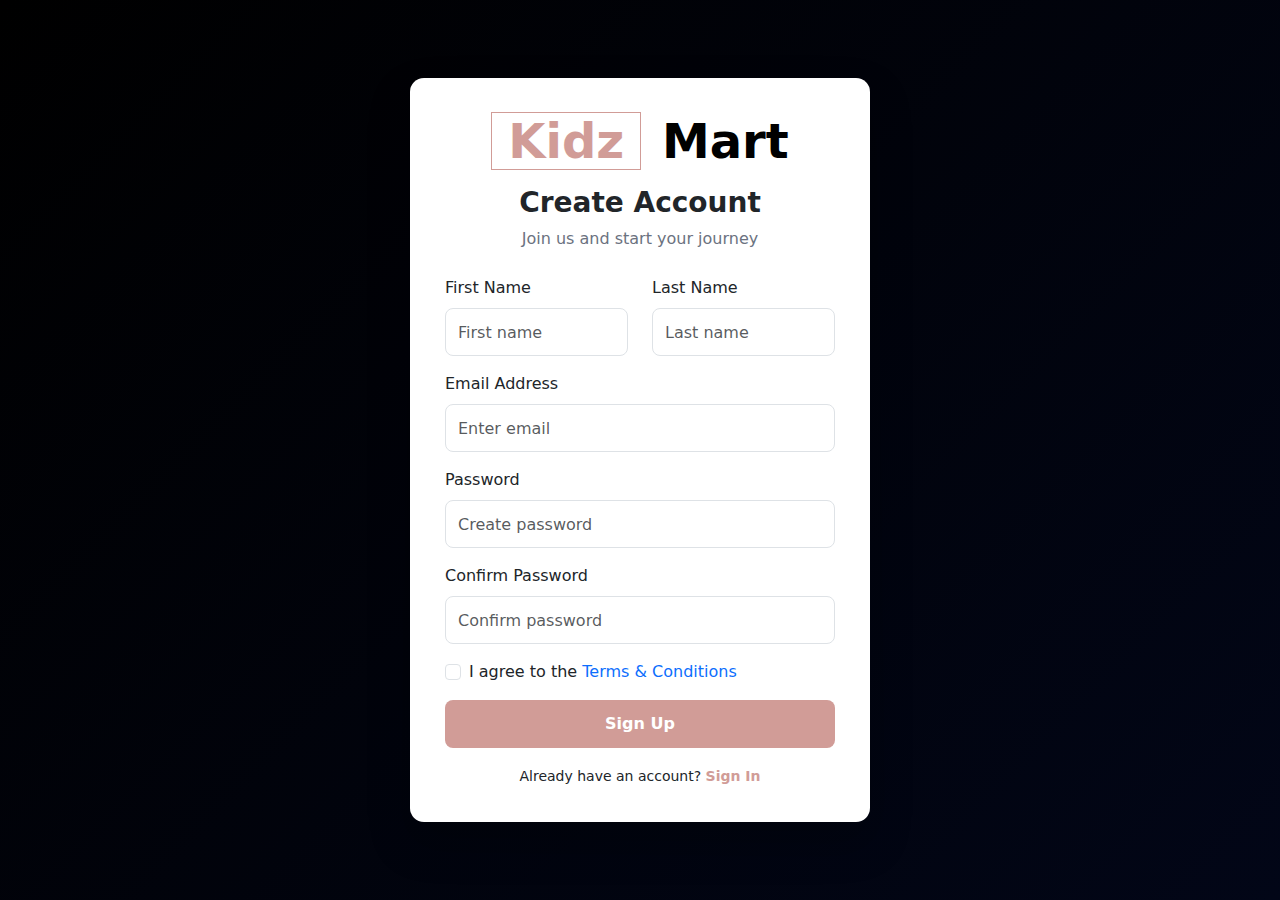
<file: register.html>
<!DOCTYPE html>
<html lang="en">
<head>
    <meta charset="UTF-8">
    <title>Sign Up</title>
    <meta name="viewport" content="width=device-width, initial-scale=1">
<link rel="icon" href="img/favi icon.png" type="image/png">
    <!-- Bootstrap CSS -->
    <link href="https://cdn.jsdelivr.net/npm/bootstrap@5.3.2/dist/css/bootstrap.min.css" rel="stylesheet">

    <style>
        body {
            min-height: 100vh;
            background: linear-gradient(135deg, #000, #020617);
            display: flex;
            align-items: center;
            justify-content: center;
        }

        .signup-card {
            background: #ffffff;
            border-radius: 14px;
            padding: 35px;
            width: 100%;
            max-width: 460px;
            box-shadow: 0 20px 40px rgba(0,0,0,0.25);
        }

        .signup-card h3 {
            font-weight: 600;
            text-align: center;
            margin-bottom: 8px;
        }

        .signup-card p {
            text-align: center;
            color: #6b7280;
            margin-bottom: 25px;
        }

        .form-control {
            height: 48px;
            border-radius: 8px;
        }

        .btn-signup {
            height: 48px;
            background-color: #D19C97;
            border: none;
            font-weight: 600;
            border-radius: 8px;
        }

        .btn-signup:hover {
            background-color: #D19C97;
        }

        .signin-link {
            text-align: center;
            margin-top: 18px;
            font-size: 14px;
        }

        .signin-link a {
            color: #D19C97;
            font-weight: 600;
            text-decoration: none;
        }

        .signin-link a:hover {
            text-decoration: underline;
        }
         .logo-center {
    display: flex;
    justify-content: center;
    align-items: center;
    margin-bottom: 15px;
    text-align: center;
}

/* Fix Bootstrap 5 spacing + font weight */
.logo-center h1 {
    font-weight: 600;
}

/* Ensure logo colors stay correct */
.logo-center .text-primary {
    color: #D19C97 !important;
    border-color: #D19C97 !important;
}
.logo-mart {
    color: #000000 !important;
}
    </style>
</head>

<body>

    <div class="signup-card">
         <div class="logo-center">
    <a href="index.html" class="text-decoration-none">
       <h1 class="m-0 display-5">
            <span class="text-primary fw-bold border px-3 me-1">Kidz</span>
            <span class="logo-mart">Mart</span>
        </h1>
    </a>
</div>
        <h3>Create Account</h3>
        <p>Join us and start your journey</p>

        <form>
            <div class="row">
                <div class="col-md-6 mb-3">
                    <label class="form-label">First Name</label>
                    <input type="text" class="form-control" placeholder="First name">
                </div>
                <div class="col-md-6 mb-3">
                    <label class="form-label">Last Name</label>
                    <input type="text" class="form-control" placeholder="Last name">
                </div>
            </div>

            <div class="mb-3">
                <label class="form-label">Email Address</label>
                <input type="email" class="form-control" placeholder="Enter email">
            </div>

            <div class="mb-3">
                <label class="form-label">Password</label>
                <input type="password" class="form-control" placeholder="Create password">
            </div>

            <div class="mb-3">
                <label class="form-label">Confirm Password</label>
                <input type="password" class="form-control" placeholder="Confirm password">
            </div>

            <div class="form-check mb-3">
                <input class="form-check-input" type="checkbox" id="terms">
                <label class="form-check-label" for="terms">
                    I agree to the <a href="#" class="text-decoration-none">Terms & Conditions</a>
                </label>
            </div>

            <button type="submit" class="btn btn-signup w-100 text-white">
                Sign Up
            </button>
        </form>

        <div class="signin-link">
            Already have an account?
            <a href="login.html">Sign In</a>
        </div>
    </div>

</body>
</html>
</file>
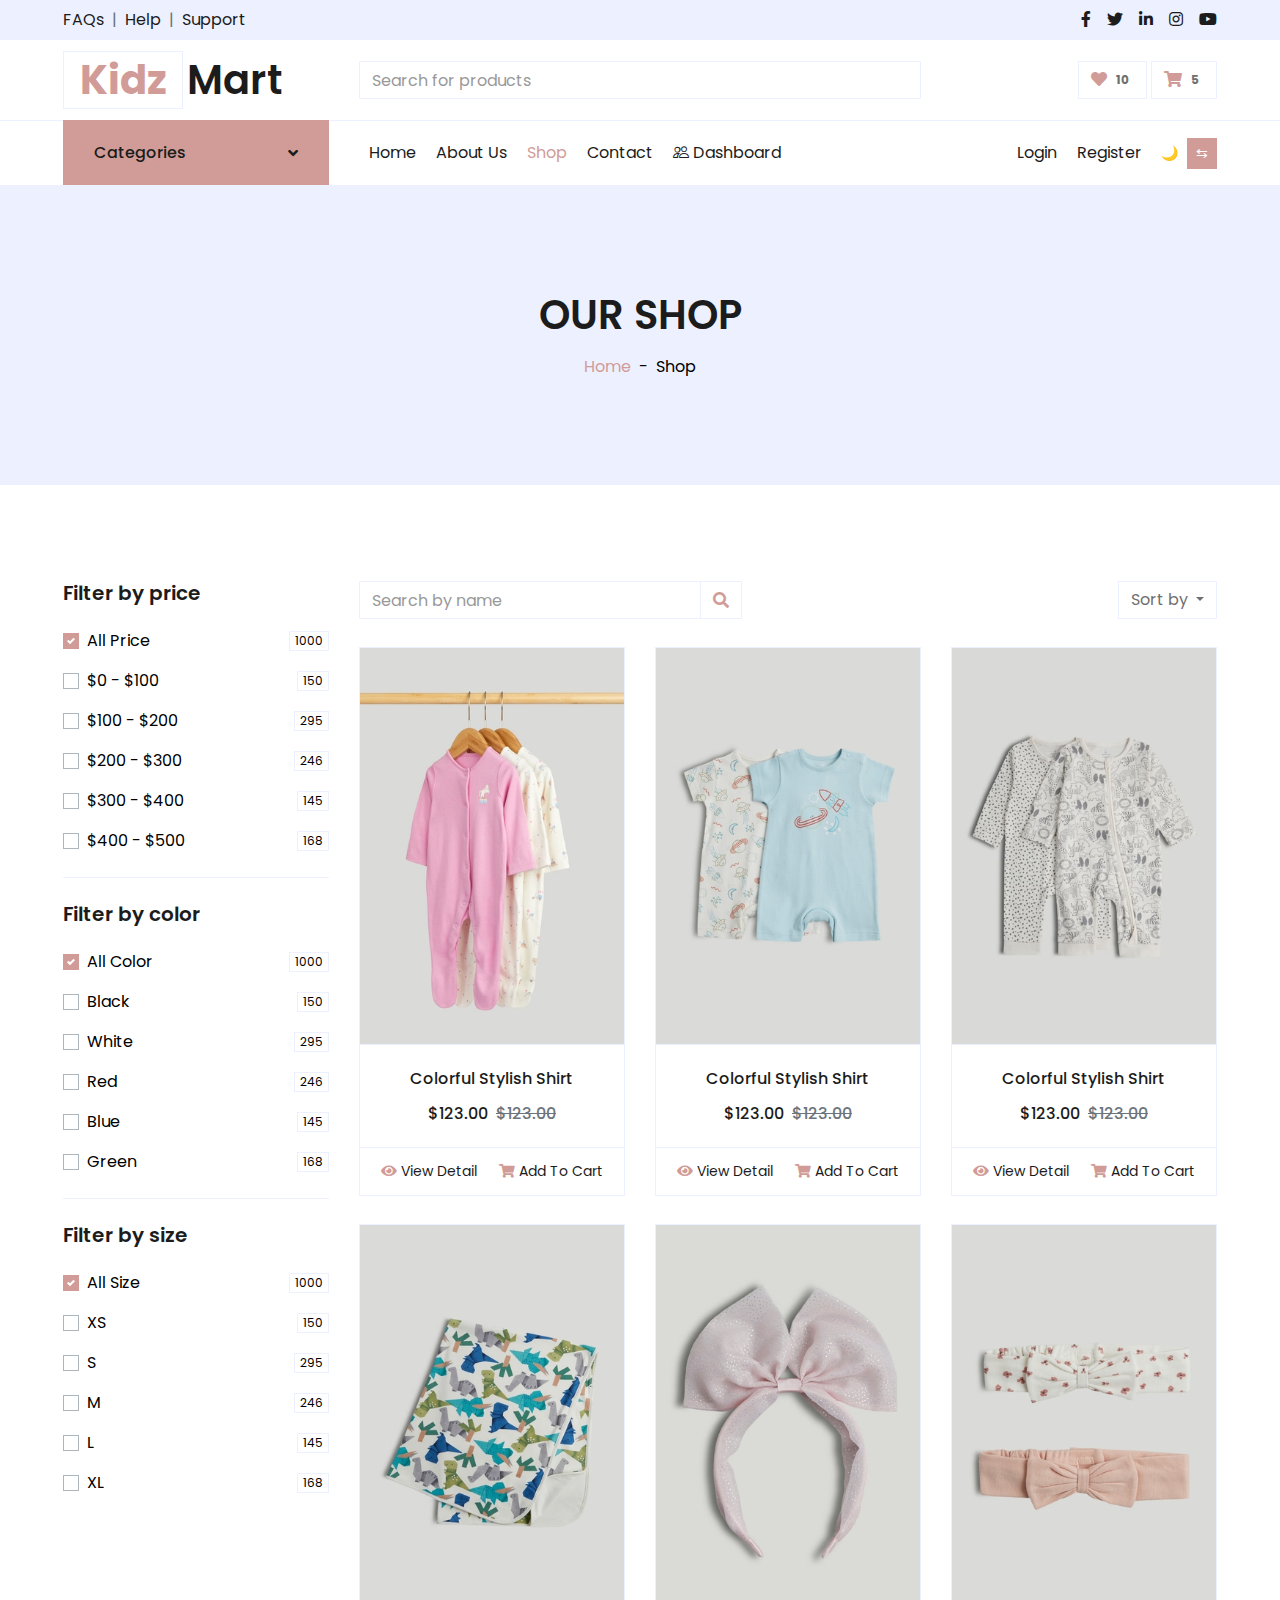
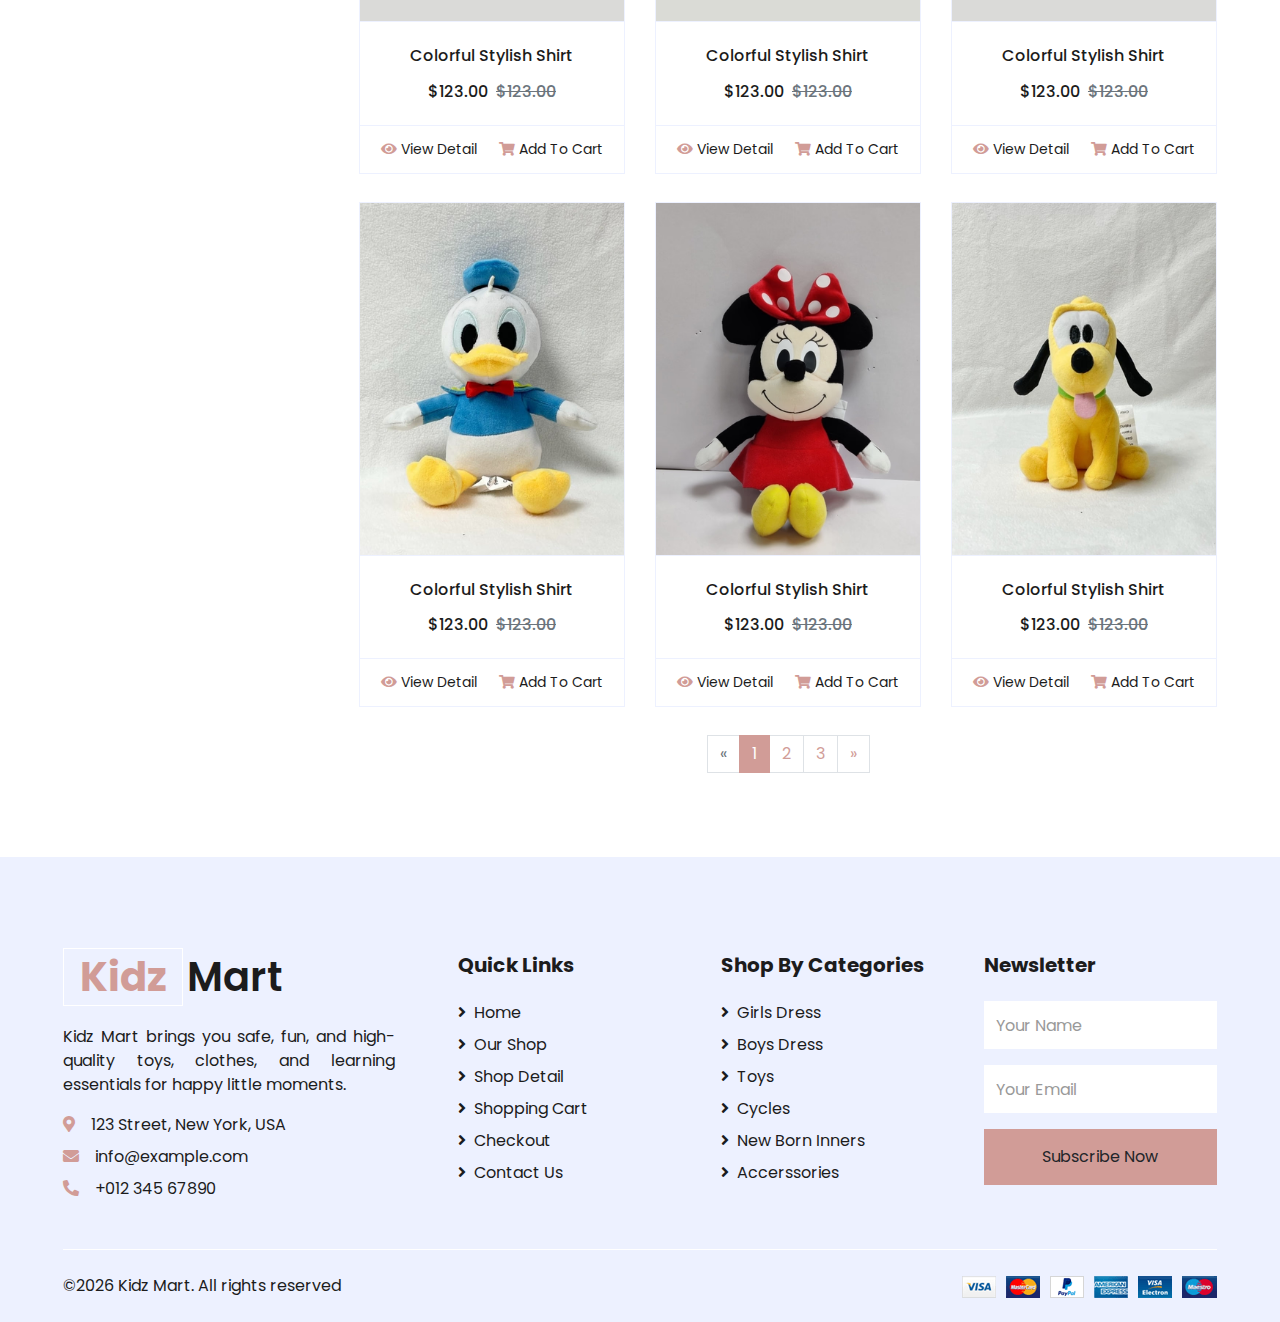
<file: shop.html>
<!DOCTYPE html>
<html lang="en">

<head>
    <meta charset="utf-8">
    <title>Kidz Mart - Shop</title>
    <meta content="width=device-width, initial-scale=1.0" name="viewport">
    <meta content="Free HTML Templates" name="keywords">
    <meta content="Free HTML Templates" name="description">

    <!-- Favicon -->
    <link href="img/favi icon.png" rel="icon">

    <!-- Google Web Fonts -->
    <link rel="preconnect" href="https://fonts.gstatic.com">
    <link href="https://fonts.googleapis.com/css2?family=Poppins:wght@100;200;300;400;500;600;700;800;900&display=swap" rel="stylesheet"> 

    <!-- Font Awesome -->
    <link href="https://cdnjs.cloudflare.com/ajax/libs/font-awesome/5.10.0/css/all.min.css" rel="stylesheet">
<link rel="stylesheet" href="https://cdn.jsdelivr.net/npm/bootstrap-icons@1.11.3/font/bootstrap-icons.css">
    <!-- Libraries Stylesheet -->
    <link href="lib/owlcarousel/assets/owl.carousel.min.css" rel="stylesheet">

    <!-- Customized Bootstrap Stylesheet -->
    <link href="css/style.css" rel="stylesheet">
</head>

<body>
    <!-- Topbar Start -->
    <div class="container-fluid">
        <div class="row bg-secondary py-2 px-xl-5">
            <div class="col-lg-6 d-none d-lg-block">
                <div class="d-inline-flex align-items-center">
                    <a class="text-dark" href="">FAQs</a>
                    <span class="text-muted px-2">|</span>
                    <a class="text-dark" href="">Help</a>
                    <span class="text-muted px-2">|</span>
                    <a class="text-dark" href="">Support</a>
                </div>
            </div>
            <div class="col-lg-6 text-center text-lg-right">
                <div class="d-inline-flex align-items-center">
                    <a class="text-dark px-2" href="">
                        <i class="fab fa-facebook-f"></i>
                    </a>
                    <a class="text-dark px-2" href="">
                        <i class="fab fa-twitter"></i>
                    </a>
                    <a class="text-dark px-2" href="">
                        <i class="fab fa-linkedin-in"></i>
                    </a>
                    <a class="text-dark px-2" href="">
                        <i class="fab fa-instagram"></i>
                    </a>
                    <a class="text-dark pl-2" href="">
                        <i class="fab fa-youtube"></i>
                    </a>
                </div>
            </div>
        </div>
        <div class="row align-items-center py-3 px-xl-5">
            <div class="col-lg-3 d-none d-lg-block">
                <a href="index.html" class="text-decoration-none">
                    <h1 class="m-0 display-5 font-weight-semi-bold"><span class="text-primary font-weight-bold border px-3 mr-1">Kidz</span>Mart</h1>
                </a>
            </div>
            <div class="col-lg-6 col-6 text-left">
                <form action="">
                    <div class="input-group">
                        <input type="text" class="form-control" placeholder="Search for products">
                        
                    </div>
                </form>
            </div>
            <div class="col-lg-3 col-6 text-right">
                <a href="wishlist.html" class="btn border">
                    <i class="fas fa-heart text-primary"></i>
                    <span class="badge">10</span>
                </a>
                <a href="cart.html" class="btn border">
                    <i class="fas fa-shopping-cart text-primary"></i>
                    <span class="badge">5</span>
                </a>
            </div>
        </div>
    </div>
    <!-- Topbar End -->


    <!-- Navbar Start -->
    <div class="container-fluid">
        <div class="row border-top px-xl-5">
            <div class="col-lg-3 d-none d-lg-block">
                <a class="btn shadow-none d-flex align-items-center justify-content-between bg-primary text-white w-100" data-toggle="collapse" href="#navbar-vertical" style="height: 65px; margin-top: -1px; padding: 0 30px;">
                    <h6 class="m-0">Categories</h6>
                    <i class="fa fa-angle-down text-dark"></i>
                </a>
                <nav class="collapse position-absolute navbar navbar-vertical navbar-light align-items-start p-0 border border-top-0 border-bottom-0 bg-light" id="navbar-vertical" style="width: calc(100% - 30px); z-index: 1;">
                    <div class="navbar-nav w-100 overflow-hidden" style="height: 370px">
                        <div class="nav-item dropdown">
                            <a href="#" class="nav-link" data-toggle="dropdown">Dresses <i class="fa fa-angle-down float-right mt-1"></i></a>
                            <div class="dropdown-menu position-absolute bg-secondary border-0 rounded-0 w-100 m-0">
                                <a href="" class="dropdown-item">Men's Dresses</a>
                                <a href="" class="dropdown-item">Women's Dresses</a>
                                <a href="" class="dropdown-item">Baby's Dresses</a>
                            </div>
                        </div>
                        <a href="" class="nav-item nav-link">Shirts</a>
                        <a href="" class="nav-item nav-link">Jeans</a>
                        <a href="" class="nav-item nav-link">Swimwear</a>
                        <a href="" class="nav-item nav-link">Sleepwear</a>
                        <a href="" class="nav-item nav-link">Sportswear</a>
                        <a href="" class="nav-item nav-link">Jumpsuits</a>
                        <a href="" class="nav-item nav-link">Blazers</a>
                        <a href="" class="nav-item nav-link">Jackets</a>
                       
                    </div>
                </nav>
            </div>
            <div class="col-lg-9">
                <nav class="navbar navbar-expand-lg bg-light navbar-light py-3 py-lg-0 px-0">
                    <a href="index.html" class="text-decoration-none d-block d-lg-none">
                        <h1 class="m-0 display-5 font-weight-semi-bold"><span class="text-primary font-weight-bold border px-3 mr-1">E</span>Shopper</h1>
                    </a>
                    <button type="button" class="navbar-toggler" data-toggle="collapse" data-target="#navbarCollapse">
                        <span class="navbar-toggler-icon"></span>
                    </button>
                    <div class="collapse navbar-collapse justify-content-between" id="navbarCollapse">
                        <div class="navbar-nav mr-auto py-0">
                            <a href="index.html" class="nav-item nav-link">Home</a>
                              <a href="about.html" class="nav-item nav-link">About Us</a>
                            <a href="shop.html" class="nav-item nav-link active">Shop</a>
                           
                            <a href="contact.html" class="nav-item nav-link">Contact</a>
                             <a href="dashboard.html" class="nav-item nav-link">
  <i class="bi bi-people me-2"></i>  Dashboard
</a>
                        </div>
                        <div class="navbar-nav ml-auto py-0">
                            <a href="login.html" class="nav-item nav-link">Login</a>
                            <a href="register.html" class="nav-item nav-link">Register</a>
                        </div>
                           <button id="themeToggle" class="btn btn-sm ms-2">🌙</button>

      <button
        id="rtlToggle"
        class="btn btn-sm ms-2 bg-primary text-white"
        title="RTL"
      >
        ⇆
      </button>
                    </div>
                </nav>
            </div>
        </div>
    </div>
    <!-- Navbar End -->


    <!-- Page Header Start -->
    <div class="container-fluid bg-secondary mb-5">
        <div class="d-flex flex-column align-items-center justify-content-center" style="min-height: 300px">
            <h1 class="font-weight-semi-bold text-uppercase mb-3">Our Shop</h1>
            <div class="d-inline-flex">
                <p class="m-0"><a href="">Home</a></p>
                <p class="m-0 px-2">-</p>
                <p class="m-0">Shop</p>
            </div>
        </div>
    </div>
    <!-- Page Header End -->


    <!-- Shop Start -->
    <div class="container-fluid pt-5">
        <div class="row px-xl-5">
            <!-- Shop Sidebar Start -->
            <div class="col-lg-3 col-md-12">
                <!-- Price Start -->
                <div class="border-bottom mb-4 pb-4">
                    <h5 class="font-weight-semi-bold mb-4">Filter by price</h5>
                    <form>
                        <div class="custom-control custom-checkbox d-flex align-items-center justify-content-between mb-3">
                            <input type="checkbox" class="custom-control-input" checked id="price-all">
                            <label class="custom-control-label" for="price-all">All Price</label>
                            <span class="badge border font-weight-normal">1000</span>
                        </div>
                        <div class="custom-control custom-checkbox d-flex align-items-center justify-content-between mb-3">
                            <input type="checkbox" class="custom-control-input" id="price-1">
                            <label class="custom-control-label" for="price-1">$0 - $100</label>
                            <span class="badge border font-weight-normal">150</span>
                        </div>
                        <div class="custom-control custom-checkbox d-flex align-items-center justify-content-between mb-3">
                            <input type="checkbox" class="custom-control-input" id="price-2">
                            <label class="custom-control-label" for="price-2">$100 - $200</label>
                            <span class="badge border font-weight-normal">295</span>
                        </div>
                        <div class="custom-control custom-checkbox d-flex align-items-center justify-content-between mb-3">
                            <input type="checkbox" class="custom-control-input" id="price-3">
                            <label class="custom-control-label" for="price-3">$200 - $300</label>
                            <span class="badge border font-weight-normal">246</span>
                        </div>
                        <div class="custom-control custom-checkbox d-flex align-items-center justify-content-between mb-3">
                            <input type="checkbox" class="custom-control-input" id="price-4">
                            <label class="custom-control-label" for="price-4">$300 - $400</label>
                            <span class="badge border font-weight-normal">145</span>
                        </div>
                        <div class="custom-control custom-checkbox d-flex align-items-center justify-content-between">
                            <input type="checkbox" class="custom-control-input" id="price-5">
                            <label class="custom-control-label" for="price-5">$400 - $500</label>
                            <span class="badge border font-weight-normal">168</span>
                        </div>
                    </form>
                </div>
                <!-- Price End -->
                
                <!-- Color Start -->
                <div class="border-bottom mb-4 pb-4">
                    <h5 class="font-weight-semi-bold mb-4">Filter by color</h5>
                    <form>
                        <div class="custom-control custom-checkbox d-flex align-items-center justify-content-between mb-3">
                            <input type="checkbox" class="custom-control-input" checked id="color-all">
                            <label class="custom-control-label" for="price-all">All Color</label>
                            <span class="badge border font-weight-normal">1000</span>
                        </div>
                        <div class="custom-control custom-checkbox d-flex align-items-center justify-content-between mb-3">
                            <input type="checkbox" class="custom-control-input" id="color-1">
                            <label class="custom-control-label" for="color-1">Black</label>
                            <span class="badge border font-weight-normal">150</span>
                        </div>
                        <div class="custom-control custom-checkbox d-flex align-items-center justify-content-between mb-3">
                            <input type="checkbox" class="custom-control-input" id="color-2">
                            <label class="custom-control-label" for="color-2">White</label>
                            <span class="badge border font-weight-normal">295</span>
                        </div>
                        <div class="custom-control custom-checkbox d-flex align-items-center justify-content-between mb-3">
                            <input type="checkbox" class="custom-control-input" id="color-3">
                            <label class="custom-control-label" for="color-3">Red</label>
                            <span class="badge border font-weight-normal">246</span>
                        </div>
                        <div class="custom-control custom-checkbox d-flex align-items-center justify-content-between mb-3">
                            <input type="checkbox" class="custom-control-input" id="color-4">
                            <label class="custom-control-label" for="color-4">Blue</label>
                            <span class="badge border font-weight-normal">145</span>
                        </div>
                        <div class="custom-control custom-checkbox d-flex align-items-center justify-content-between">
                            <input type="checkbox" class="custom-control-input" id="color-5">
                            <label class="custom-control-label" for="color-5">Green</label>
                            <span class="badge border font-weight-normal">168</span>
                        </div>
                    </form>
                </div>
                <!-- Color End -->

                <!-- Size Start -->
                <div class="mb-5">
                    <h5 class="font-weight-semi-bold mb-4">Filter by size</h5>
                    <form>
                        <div class="custom-control custom-checkbox d-flex align-items-center justify-content-between mb-3">
                            <input type="checkbox" class="custom-control-input" checked id="size-all">
                            <label class="custom-control-label" for="size-all">All Size</label>
                            <span class="badge border font-weight-normal">1000</span>
                        </div>
                        <div class="custom-control custom-checkbox d-flex align-items-center justify-content-between mb-3">
                            <input type="checkbox" class="custom-control-input" id="size-1">
                            <label class="custom-control-label" for="size-1">XS</label>
                            <span class="badge border font-weight-normal">150</span>
                        </div>
                        <div class="custom-control custom-checkbox d-flex align-items-center justify-content-between mb-3">
                            <input type="checkbox" class="custom-control-input" id="size-2">
                            <label class="custom-control-label" for="size-2">S</label>
                            <span class="badge border font-weight-normal">295</span>
                        </div>
                        <div class="custom-control custom-checkbox d-flex align-items-center justify-content-between mb-3">
                            <input type="checkbox" class="custom-control-input" id="size-3">
                            <label class="custom-control-label" for="size-3">M</label>
                            <span class="badge border font-weight-normal">246</span>
                        </div>
                        <div class="custom-control custom-checkbox d-flex align-items-center justify-content-between mb-3">
                            <input type="checkbox" class="custom-control-input" id="size-4">
                            <label class="custom-control-label" for="size-4">L</label>
                            <span class="badge border font-weight-normal">145</span>
                        </div>
                        <div class="custom-control custom-checkbox d-flex align-items-center justify-content-between">
                            <input type="checkbox" class="custom-control-input" id="size-5">
                            <label class="custom-control-label" for="size-5">XL</label>
                            <span class="badge border font-weight-normal">168</span>
                        </div>
                    </form>
                </div>
                <!-- Size End -->
            </div>
            <!-- Shop Sidebar End -->


            <!-- Shop Product Start -->
            <div class="col-lg-9 col-md-12">
                <div class="row pb-3">
                    <div class="col-12 pb-1">
                        <div class="d-flex align-items-center justify-content-between mb-4">
                            <form action="">
                                <div class="input-group">
                                    <input type="text" class="form-control" placeholder="Search by name">
                                    <div class="input-group-append">
                                        <span class="input-group-text bg-transparent text-primary">
                                            <i class="fa fa-search"></i>
                                        </span>
                                    </div>
                                </div>
                            </form>
                            <div class="dropdown ml-4">
                                <button class="btn border dropdown-toggle" type="button" id="triggerId" data-toggle="dropdown" aria-haspopup="true"
                                        aria-expanded="false">
                                            Sort by
                                        </button>
                                <div class="dropdown-menu dropdown-menu-right" aria-labelledby="triggerId">
                                    <a class="dropdown-item" href="#">Latest</a>
                                    <a class="dropdown-item" href="#">Popularity</a>
                                    <a class="dropdown-item" href="#">Best Rating</a>
                                </div>
                            </div>
                        </div>
                    </div>
                    <div class="col-lg-4 col-md-6 col-sm-12 pb-1">
                        <div class="card product-item border-0 mb-4">
                            <div class="card-header product-img position-relative overflow-hidden bg-transparent border p-0">
                                <img class="img-fluid w-100" src="img/shop1.avif" alt="">
                            </div>
                            <div class="card-body border-left border-right text-center p-0 pt-4 pb-3">
                                <h6 class="text-truncate mb-3">Colorful Stylish Shirt</h6>
                                <div class="d-flex justify-content-center">
                                    <h6>$123.00</h6><h6 class="text-muted ml-2"><del>$123.00</del></h6>
                                </div>
                            </div>
                            <div class="card-footer d-flex justify-content-between bg-light border">
                                <a href="detail.html" class="btn btn-sm text-dark p-0"><i class="fas fa-eye text-primary mr-1"></i>View Detail</a>
                                <a href="cart.html" class="btn btn-sm text-dark p-0"><i class="fas fa-shopping-cart text-primary mr-1"></i>Add To Cart</a>
                            </div>
                        </div>
                    </div>
                    <div class="col-lg-4 col-md-6 col-sm-12 pb-1">
                        <div class="card product-item border-0 mb-4">
                            <div class="card-header product-img position-relative overflow-hidden bg-transparent border p-0">
                                <img class="img-fluid w-100" src="img/shop2.avif" alt="">
                            </div>
                            <div class="card-body border-left border-right text-center p-0 pt-4 pb-3">
                                <h6 class="text-truncate mb-3">Colorful Stylish Shirt</h6>
                                <div class="d-flex justify-content-center">
                                    <h6>$123.00</h6><h6 class="text-muted ml-2"><del>$123.00</del></h6>
                                </div>
                            </div>
                            <div class="card-footer d-flex justify-content-between bg-light border">
                                <a href="detail.html" class="btn btn-sm text-dark p-0"><i class="fas fa-eye text-primary mr-1"></i>View Detail</a>
                                <a href="cart.html" class="btn btn-sm text-dark p-0"><i class="fas fa-shopping-cart text-primary mr-1"></i>Add To Cart</a>
                            </div>
                        </div>
                    </div>
                    <div class="col-lg-4 col-md-6 col-sm-12 pb-1">
                        <div class="card product-item border-0 mb-4">
                            <div class="card-header product-img position-relative overflow-hidden bg-transparent border p-0">
                                <img class="img-fluid w-100" src="img/shop3.avif" alt="">
                            </div>
                            <div class="card-body border-left border-right text-center p-0 pt-4 pb-3">
                                <h6 class="text-truncate mb-3">Colorful Stylish Shirt</h6>
                                <div class="d-flex justify-content-center">
                                    <h6>$123.00</h6><h6 class="text-muted ml-2"><del>$123.00</del></h6>
                                </div>
                            </div>
                            <div class="card-footer d-flex justify-content-between bg-light border">
                                <a href="detail.html" class="btn btn-sm text-dark p-0"><i class="fas fa-eye text-primary mr-1"></i>View Detail</a>
                                <a href="cart.html" class="btn btn-sm text-dark p-0"><i class="fas fa-shopping-cart text-primary mr-1"></i>Add To Cart</a>
                            </div>
                        </div>
                    </div>
                    <div class="col-lg-4 col-md-6 col-sm-12 pb-1">
                        <div class="card product-item border-0 mb-4">
                            <div class="card-header product-img position-relative overflow-hidden bg-transparent border p-0">
                                <img class="img-fluid w-100" src="img/shop5.avif" alt="">
                            </div>
                            <div class="card-body border-left border-right text-center p-0 pt-4 pb-3">
                                <h6 class="text-truncate mb-3">Colorful Stylish Shirt</h6>
                                <div class="d-flex justify-content-center">
                                    <h6>$123.00</h6><h6 class="text-muted ml-2"><del>$123.00</del></h6>
                                </div>
                            </div>
                            <div class="card-footer d-flex justify-content-between bg-light border">
                                <a href="detail.html" class="btn btn-sm text-dark p-0"><i class="fas fa-eye text-primary mr-1"></i>View Detail</a>
                                <a href="cart.html" class="btn btn-sm text-dark p-0"><i class="fas fa-shopping-cart text-primary mr-1"></i>Add To Cart</a>
                            </div>
                        </div>
                    </div>
                    <div class="col-lg-4 col-md-6 col-sm-12 pb-1">
                        <div class="card product-item border-0 mb-4">
                            <div class="card-header product-img position-relative overflow-hidden bg-transparent border p-0">
                                <img class="img-fluid w-100" src="img/shop6.avif" alt="">
                            </div>
                            <div class="card-body border-left border-right text-center p-0 pt-4 pb-3">
                                <h6 class="text-truncate mb-3">Colorful Stylish Shirt</h6>
                                <div class="d-flex justify-content-center">
                                    <h6>$123.00</h6><h6 class="text-muted ml-2"><del>$123.00</del></h6>
                                </div>
                            </div>
                            <div class="card-footer d-flex justify-content-between bg-light border">
                                <a href="detail.html" class="btn btn-sm text-dark p-0"><i class="fas fa-eye text-primary mr-1"></i>View Detail</a>
                                <a href="cart.html" class="btn btn-sm text-dark p-0"><i class="fas fa-shopping-cart text-primary mr-1"></i>Add To Cart</a>
                            </div>
                        </div>
                    </div>
                    <div class="col-lg-4 col-md-6 col-sm-12 pb-1">
                        <div class="card product-item border-0 mb-4">
                            <div class="card-header product-img position-relative overflow-hidden bg-transparent border p-0">
                                <img class="img-fluid w-100" src="img/shop7.avif" alt="">
                            </div>
                            <div class="card-body border-left border-right text-center p-0 pt-4 pb-3">
                                <h6 class="text-truncate mb-3">Colorful Stylish Shirt</h6>
                                <div class="d-flex justify-content-center">
                                    <h6>$123.00</h6><h6 class="text-muted ml-2"><del>$123.00</del></h6>
                                </div>
                            </div>
                            <div class="card-footer d-flex justify-content-between bg-light border">
                                <a href="detail.html" class="btn btn-sm text-dark p-0"><i class="fas fa-eye text-primary mr-1"></i>View Detail</a>
                                <a href="cart.html" class="btn btn-sm text-dark p-0"><i class="fas fa-shopping-cart text-primary mr-1"></i>Add To Cart</a>
                            </div>
                        </div>
                    </div>
                    <div class="col-lg-4 col-md-6 col-sm-12 pb-1">
                        <div class="card product-item border-0 mb-4">
                            <div class="card-header product-img position-relative overflow-hidden bg-transparent border p-0">
                                <img class="img-fluid w-100" src="img/shop8.avif" alt="">
                            </div>
                            <div class="card-body border-left border-right text-center p-0 pt-4 pb-3">
                                <h6 class="text-truncate mb-3">Colorful Stylish Shirt</h6>
                                <div class="d-flex justify-content-center">
                                    <h6>$123.00</h6><h6 class="text-muted ml-2"><del>$123.00</del></h6>
                                </div>
                            </div>
                            <div class="card-footer d-flex justify-content-between bg-light border">
                                <a href="detail.html" class="btn btn-sm text-dark p-0"><i class="fas fa-eye text-primary mr-1"></i>View Detail</a>
                                <a href="cart.html" class="btn btn-sm text-dark p-0"><i class="fas fa-shopping-cart text-primary mr-1"></i>Add To Cart</a>
                            </div>
                        </div>
                    </div>
                    <div class="col-lg-4 col-md-6 col-sm-12 pb-1">
                        <div class="card product-item border-0 mb-4">
                            <div class="card-header product-img position-relative overflow-hidden bg-transparent border p-0">
                                <img class="img-fluid w-100" src="img/shop9.avif" alt="">
                            </div>
                            <div class="card-body border-left border-right text-center p-0 pt-4 pb-3">
                                <h6 class="text-truncate mb-3">Colorful Stylish Shirt</h6>
                                <div class="d-flex justify-content-center">
                                    <h6>$123.00</h6><h6 class="text-muted ml-2"><del>$123.00</del></h6>
                                </div>
                            </div>
                            <div class="card-footer d-flex justify-content-between bg-light border">
                                <a href="detail.html" class="btn btn-sm text-dark p-0"><i class="fas fa-eye text-primary mr-1"></i>View Detail</a>
                                <a href="cart.html" class="btn btn-sm text-dark p-0"><i class="fas fa-shopping-cart text-primary mr-1"></i>Add To Cart</a>
                            </div>
                        </div>
                    </div>
                    <div class="col-lg-4 col-md-6 col-sm-12 pb-1">
                        <div class="card product-item border-0 mb-4">
                            <div class="card-header product-img position-relative overflow-hidden bg-transparent border p-0">
                                <img class="img-fluid w-100" src="img/shop10.avif" alt="">
                            </div>
                            <div class="card-body border-left border-right text-center p-0 pt-4 pb-3">
                                <h6 class="text-truncate mb-3">Colorful Stylish Shirt</h6>
                                <div class="d-flex justify-content-center">
                                    <h6>$123.00</h6><h6 class="text-muted ml-2"><del>$123.00</del></h6>
                                </div>
                            </div>
                            <div class="card-footer d-flex justify-content-between bg-light border">
                                <a href="detail.html" class="btn btn-sm text-dark p-0"><i class="fas fa-eye text-primary mr-1"></i>View Detail</a>
                                <a href="cart.html" class="btn btn-sm text-dark p-0"><i class="fas fa-shopping-cart text-primary mr-1"></i>Add To Cart</a>
                            </div>
                        </div>
                    </div>
                    <div class="col-12 pb-1">
                        <nav aria-label="Page navigation">
                          <ul class="pagination justify-content-center mb-3">
                            <li class="page-item disabled">
                              <a class="page-link" href="#" aria-label="Previous">
                                <span aria-hidden="true">&laquo;</span>
                                <span class="sr-only">Previous</span>
                              </a>
                            </li>
                            <li class="page-item active"><a class="page-link" href="#">1</a></li>
                            <li class="page-item"><a class="page-link" href="#">2</a></li>
                            <li class="page-item"><a class="page-link" href="#">3</a></li>
                            <li class="page-item">
                              <a class="page-link" href="#" aria-label="Next">
                                <span aria-hidden="true">&raquo;</span>
                                <span class="sr-only">Next</span>
                              </a>
                            </li>
                          </ul>
                        </nav>
                    </div>
                </div>
            </div>
            <!-- Shop Product End -->
        </div>
    </div>
    <!-- Shop End -->


    <!-- Footer Start -->
    <div class="container-fluid  footer bg-secondary text-dark mt-5 pt-5">
        <div class="row px-xl-5 pt-5">
            <div class="col-lg-4 col-md-12 mb-5 pr-3 pr-xl-5">
                <a href="index.html" class="text-decoration-none">
                    <h1 class="mb-4 display-5 font-weight-semi-bold"><span class="text-primary font-weight-bold border border-white px-3 mr-1">Kidz</span>Mart</h1>
                </a>
              <p style="text-align: justify;">Kidz Mart brings you safe, fun, and high-quality toys, clothes, and learning essentials for happy little moments.</p>
                <p class="mb-2"><i class="fa fa-map-marker-alt text-primary mr-3"></i>123 Street, New York, USA</p>
                <p class="mb-2"><i class="fa fa-envelope text-primary mr-3"></i>info@example.com</p>
                <p class="mb-0"><i class="fa fa-phone-alt text-primary mr-3"></i>+012 345 67890</p>
            </div>
            <div class="col-lg-8 col-md-12">
                <div class="row">
                    <div class="col-md-4 mb-5">
                        <h5 class="font-weight-bold text-dark mb-4">Quick Links</h5>
                        <div class="d-flex flex-column justify-content-start">
                            <a class="text-dark mb-2" href="index.html"><i class="fa fa-angle-right mr-2"></i>Home</a>
                            <a class="text-dark mb-2" href="shop.html"><i class="fa fa-angle-right mr-2"></i>Our Shop</a>
                            <a class="text-dark mb-2" href="detail.html"><i class="fa fa-angle-right mr-2"></i>Shop Detail</a>
                            <a class="text-dark mb-2" href="cart.html"><i class="fa fa-angle-right mr-2"></i>Shopping Cart</a>
                            <a class="text-dark mb-2" href="checkout.html"><i class="fa fa-angle-right mr-2"></i>Checkout</a>
                            <a class="text-dark" href="contact.html"><i class="fa fa-angle-right mr-2"></i>Contact Us</a>
                        </div>
                    </div>
                    <div class="col-md-4 mb-5">
                        <h5 class="font-weight-bold text-dark mb-4">Shop By Categories</h5>
                        <div class="d-flex flex-column justify-content-start">
                            <a class="text-dark mb-2" href=""><i class="fa fa-angle-right mr-2"></i>Girls Dress</a>
                            <a class="text-dark mb-2" href=""><i class="fa fa-angle-right mr-2"></i>Boys Dress</a>
                            <a class="text-dark mb-2" href=""><i class="fa fa-angle-right mr-2"></i>Toys</a>
                            <a class="text-dark mb-2" href=""><i class="fa fa-angle-right mr-2"></i>Cycles</a>
                            <a class="text-dark mb-2" href=""><i class="fa fa-angle-right mr-2"></i>New Born Inners</a>
                            <a class="text-dark" href=""><i class="fa fa-angle-right mr-2"></i>Accerssories</a>
                        </div>
                    </div>
                    <div class="col-md-4 mb-5">
                        <h5 class="font-weight-bold text-dark mb-4">Newsletter</h5>
                        <form action="">
                            <div class="form-group">
                                <input type="text" class="form-control border-0 py-4" placeholder="Your Name" required="required" />
                            </div>
                            <div class="form-group">
                                <input type="email" class="form-control border-0 py-4" placeholder="Your Email"
                                    required="required" />
                            </div>
                            <div>
                                <button class="btn btn-primary btn-block border-0 py-3" type="submit">Subscribe Now</button>
                            </div>
                        </form>
                    </div>
                </div>
            </div>
        </div>
        <div class="row border-top border-light mx-xl-5 py-4">
            <div class="col-md-6 px-xl-0">
               
                      &copy;<script>document.write(new Date().getFullYear());</script> Kidz Mart. All rights reserved 
                    
            </div>
            <div class="col-md-6 px-xl-0 text-center text-md-right">
                <img class="img-fluid" src="img/payments.png" alt="">
            </div>
        </div>
    </div>
    <!-- Footer End -->


    <!-- Back to Top -->
    <a href="#" class="btn btn-primary back-to-top"><i class="fa fa-angle-double-up"></i></a>


    <!-- JavaScript Libraries -->
    <script src="https://code.jquery.com/jquery-3.4.1.min.js"></script>
    <script src="https://stackpath.bootstrapcdn.com/bootstrap/4.4.1/js/bootstrap.bundle.min.js"></script>
    <script src="lib/easing/easing.min.js"></script>
    <script src="lib/owlcarousel/owl.carousel.min.js"></script>

    <!-- Contact Javascript File -->
    <script src="mail/jqBootstrapValidation.min.js"></script>
    <script src="mail/contact.js"></script>

    <!-- Template Javascript -->
    <script src="js/main.js"></script>
      <script src="js/theme-rtl.js"></script>
</body>

</html>
</file>
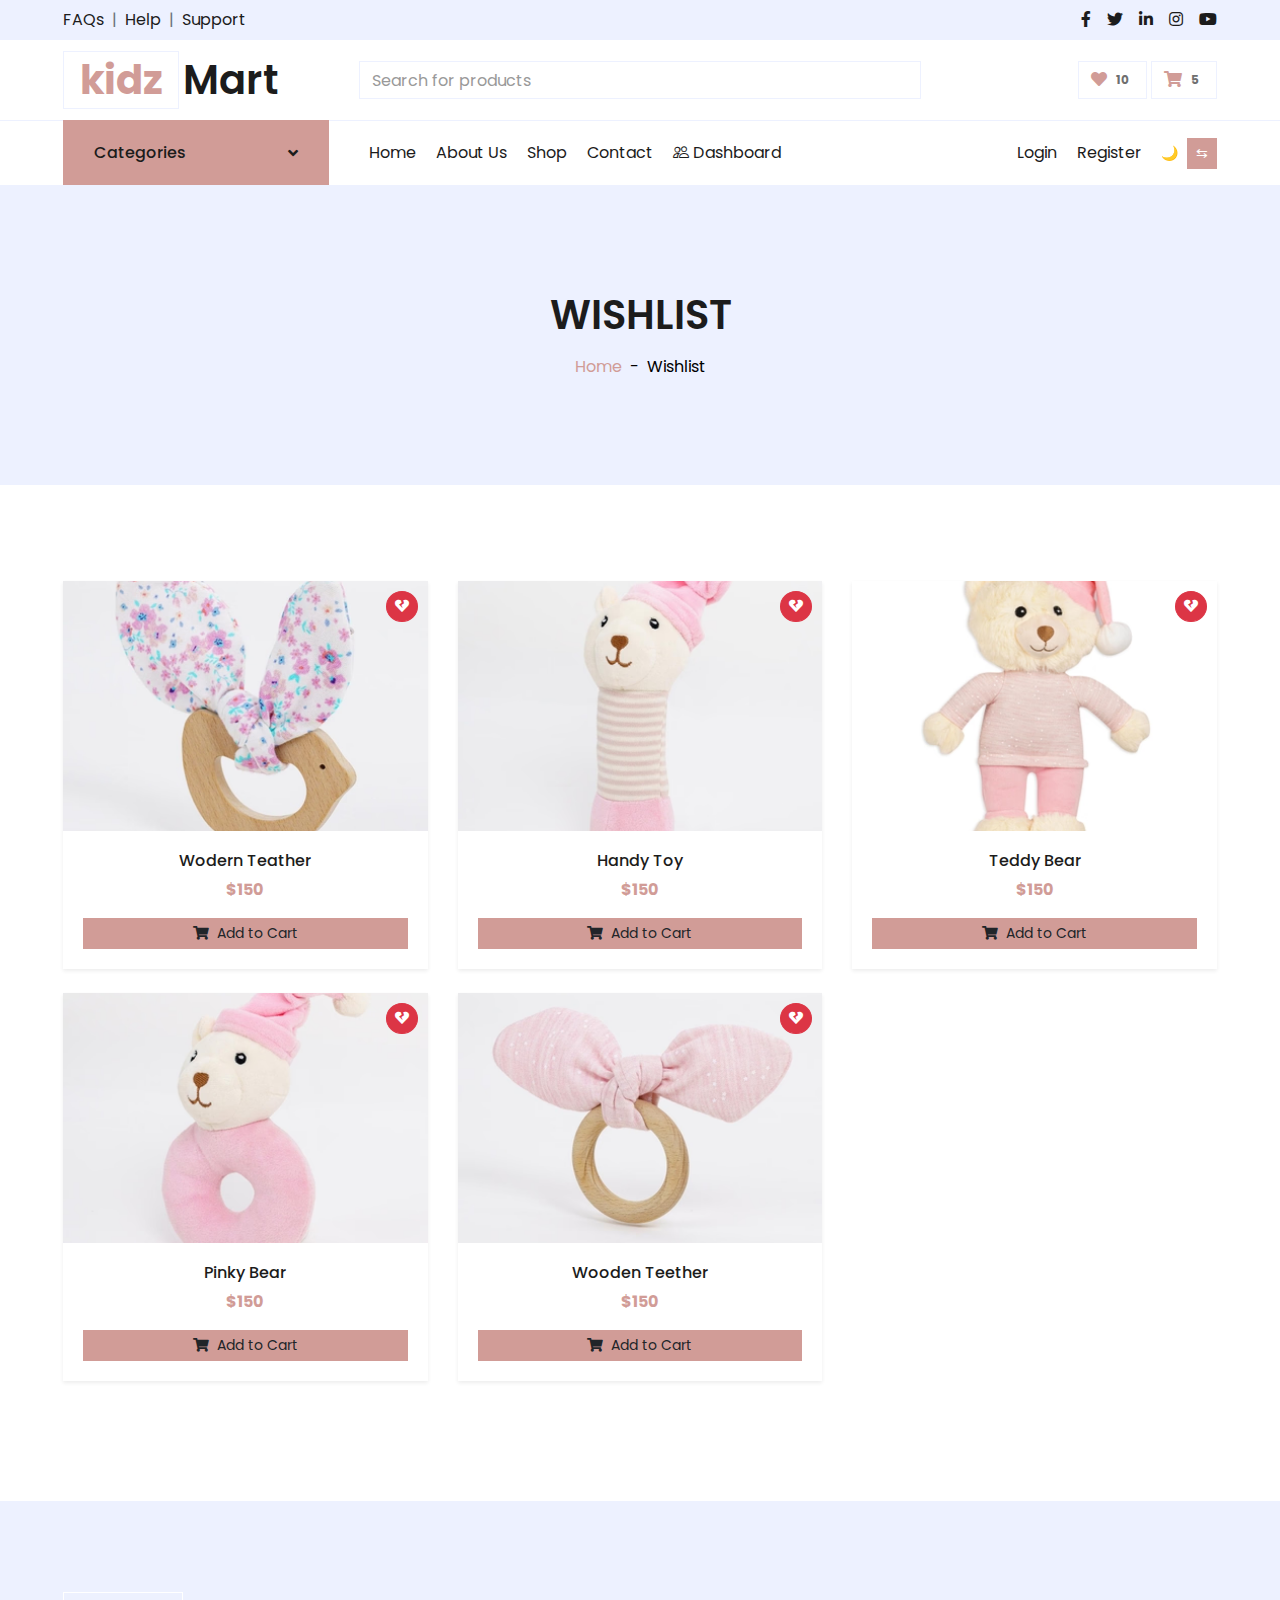
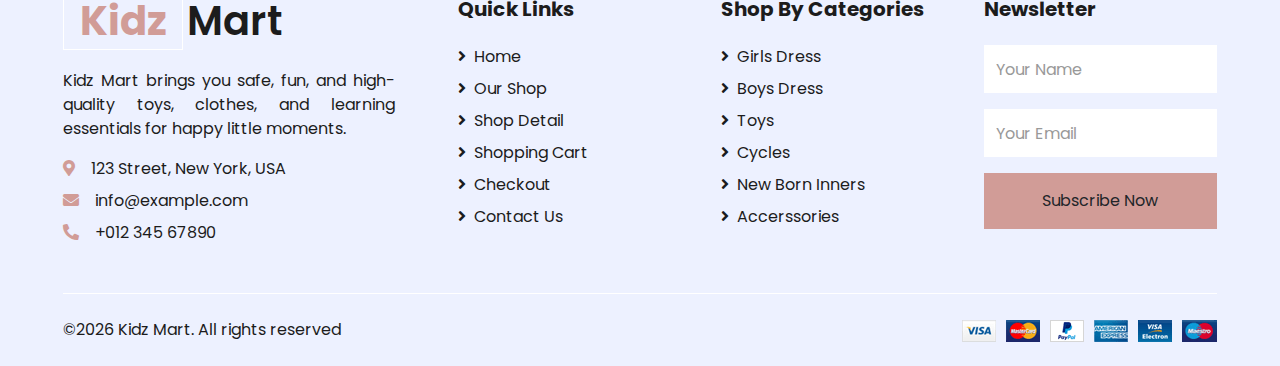
<file: wishlist.html>
<!DOCTYPE html>
<html lang="en">

<head>
    <meta charset="utf-8">
    <title>Kidz Mart - Wishlist</title>
    <meta content="width=device-width, initial-scale=1.0" name="viewport">
    <meta content="Free HTML Templates" name="keywords">
    <meta content="Free HTML Templates" name="description">

    <!-- Favicon -->
    <link href="img/favi icon.png" rel="icon">

    <!-- Google Web Fonts -->
    <link rel="preconnect" href="https://fonts.gstatic.com">
    <link href="https://fonts.googleapis.com/css2?family=Poppins:wght@100;200;300;400;500;600;700;800;900&display=swap" rel="stylesheet"> 

    <!-- Font Awesome -->
    <link href="https://cdnjs.cloudflare.com/ajax/libs/font-awesome/5.10.0/css/all.min.css" rel="stylesheet">
<link rel="stylesheet" href="https://cdn.jsdelivr.net/npm/bootstrap-icons@1.11.3/font/bootstrap-icons.css">
    <!-- Libraries Stylesheet -->
    <link href="lib/owlcarousel/assets/owl.carousel.min.css" rel="stylesheet">

    <!-- Customized Bootstrap Stylesheet -->
    <link href="css/style.css" rel="stylesheet">
</head>

<body>
    <!-- Topbar Start -->
    <div class="container-fluid">
        <div class="row bg-secondary py-2 px-xl-5">
            <div class="col-lg-6 d-none d-lg-block">
                <div class="d-inline-flex align-items-center">
                    <a class="text-dark" href="">FAQs</a>
                    <span class="text-muted px-2">|</span>
                    <a class="text-dark" href="">Help</a>
                    <span class="text-muted px-2">|</span>
                    <a class="text-dark" href="">Support</a>
                </div>
            </div>
            <div class="col-lg-6 text-center text-lg-right">
                <div class="d-inline-flex align-items-center">
                    <a class="text-dark px-2" href="">
                        <i class="fab fa-facebook-f"></i>
                    </a>
                    <a class="text-dark px-2" href="">
                        <i class="fab fa-twitter"></i>
                    </a>
                    <a class="text-dark px-2" href="">
                        <i class="fab fa-linkedin-in"></i>
                    </a>
                    <a class="text-dark px-2" href="">
                        <i class="fab fa-instagram"></i>
                    </a>
                    <a class="text-dark pl-2" href="">
                        <i class="fab fa-youtube"></i>
                    </a>
                </div>
            </div>
        </div>
        <div class="row align-items-center py-3 px-xl-5">
            <div class="col-lg-3 d-none d-lg-block">
                <a href="index.html" class="text-decoration-none">
                    <h1 class="m-0 display-5 font-weight-semi-bold"><span class="text-primary font-weight-bold border px-3 mr-1">kidz</span>Mart</h1>
                </a>
            </div>
            <div class="col-lg-6 col-6 text-left">
                <form action="">
                    <div class="input-group">
                        <input type="text" class="form-control" placeholder="Search for products">
                       
                    </div>
                </form>
            </div>
            <div class="col-lg-3 col-6 text-right">
                <a href="wishlist.html" class="btn border">
                    <i class="fas fa-heart text-primary"></i>
                    <span class="badge">10</span>
                </a>
                <a href="cart.html" class="btn border">
                    <i class="fas fa-shopping-cart text-primary"></i>
                    <span class="badge">5</span>
                </a>
            </div>
        </div>
    </div>
    <!-- Topbar End -->


    <!-- Navbar Start -->
    <div class="container-fluid">
        <div class="row border-top px-xl-5">
            <div class="col-lg-3 d-none d-lg-block">
                <a class="btn shadow-none d-flex align-items-center justify-content-between bg-primary text-white w-100" data-toggle="collapse" href="#navbar-vertical" style="height: 65px; margin-top: -1px; padding: 0 30px;">
                    <h6 class="m-0">Categories</h6>
                    <i class="fa fa-angle-down text-dark"></i>
                </a>
                <nav class="collapse position-absolute navbar navbar-vertical navbar-light align-items-start p-0 border border-top-0 border-bottom-0 bg-light" id="navbar-vertical" style="width: calc(100% - 30px); z-index: 1;">
                    <div class="navbar-nav w-100 overflow-hidden" style="height: 410px">
                        <div class="nav-item dropdown">
                            <a href="#" class="nav-link" data-toggle="dropdown">Dresses <i class="fa fa-angle-down float-right mt-1"></i></a>
                            <div class="dropdown-menu position-absolute bg-secondary border-0 rounded-0 w-100 m-0">
                                <a href="" class="dropdown-item">Men's Dresses</a>
                                <a href="" class="dropdown-item">Women's Dresses</a>
                                <a href="" class="dropdown-item">Baby's Dresses</a>
                            </div>
                        </div>
                        <a href="" class="nav-item nav-link">Shirts</a>
                        <a href="" class="nav-item nav-link">Jeans</a>
                        <a href="" class="nav-item nav-link">Swimwear</a>
                        <a href="" class="nav-item nav-link">Sleepwear</a>
                        <a href="" class="nav-item nav-link">Sportswear</a>
                        <a href="" class="nav-item nav-link">Jumpsuits</a>
                        <a href="" class="nav-item nav-link">Blazers</a>
                        <a href="" class="nav-item nav-link">Jackets</a>
                        <a href="" class="nav-item nav-link">Shoes</a>
                    </div>
                </nav>
            </div>
            <div class="col-lg-9">
                <nav class="navbar navbar-expand-lg bg-light navbar-light py-3 py-lg-0 px-0">
                    <a href="index.html" class="text-decoration-none d-block d-lg-none">
                        <h1 class="m-0 display-5 font-weight-semi-bold"><span class="text-primary font-weight-bold border px-3 mr-1">Kidz</span>Mart</h1>
                    </a>
                    <button type="button" class="navbar-toggler" data-toggle="collapse" data-target="#navbarCollapse">
                        <span class="navbar-toggler-icon"></span>
                    </button>
                    <div class="collapse navbar-collapse justify-content-between" id="navbarCollapse">
                        <div class="navbar-nav mr-auto py-0">
                            <a href="index.html" class="nav-item nav-link">Home</a>
                              <a href="about.html" class="nav-item nav-link">About Us</a>
                            <a href="shop.html" class="nav-item nav-link">Shop</a>
                          
                            <a href="contact.html" class="nav-item nav-link">Contact</a>
                             <a href="dashboard.html" class="nav-item nav-link">
  <i class="bi bi-people me-2"></i>  Dashboard
</a>
                        </div>
                        <div class="navbar-nav ml-auto py-0">
                            <a href="login.html" class="nav-item nav-link">Login</a>
                            <a href="register.html" class="nav-item nav-link">Register</a>
                        </div>
                           <button id="themeToggle" class="btn btn-sm ms-2">🌙</button>

      <button
        id="rtlToggle"
        class="btn btn-sm ms-2 bg-primary text-white"
        title="RTL"
      >
        ⇆
      </button>
                    </div>
                </nav>
            </div>
        </div>
    </div>
    <!-- Navbar End -->


    <!-- Page Header Start -->
    <div class="container-fluid bg-secondary mb-5">
        <div class="d-flex flex-column align-items-center justify-content-center" style="min-height: 300px">
            <h1 class="font-weight-semi-bold text-uppercase mb-3">Wishlist</h1>
            <div class="d-inline-flex">
                <p class="m-0"><a href="">Home</a></p>
                <p class="m-0 px-2">-</p>
                <p class="m-0">Wishlist</p>
            </div>
        </div>
    </div>
    <!-- Page Header End -->


    <!-- Cart Start -->
   <div class="container-fluid py-5">
    <div class="row px-xl-5">

        <!-- Wishlist Item -->
        <div class="col-lg-4 col-md-6 mb-4">
            <div class="card wishlist-card h-100 border-0 shadow-sm">
                <div class="position-relative">
                    <img src="img/toy1.avif" class="card-img-top" alt="Girls Ethnic Wear">
                    <button class="btn btn-sm btn-danger wishlist-remove">
                        <i class="fa fa-heart-broken"></i>
                    </button>
                </div>
                <div class="card-body text-center">
                    <h6 class="card-title mb-2">Wodern Teather </h6>
                    <p class="text-primary font-weight-bold mb-3">$150</p>
                    <button class="btn btn-primary btn-sm w-100">
                        <i class="fa fa-shopping-cart mr-2"></i>Add to Cart
                    </button>
                </div>
            </div>
        </div>

        <!-- Wishlist Item -->
        <div class="col-lg-4 col-md-6 mb-4">
            <div class="card wishlist-card h-100 border-0 shadow-sm">
                <div class="position-relative">
                    <img src="img/toy2.avif" class="card-img-top" alt="Jean Stylish Shirt">
                    <button class="btn btn-sm btn-danger wishlist-remove">
                        <i class="fa fa-heart-broken"></i>
                    </button>
                </div>
                <div class="card-body text-center">
                    <h6 class="card-title mb-2">Handy Toy</h6>
                    <p class="text-primary font-weight-bold mb-3">$150</p>
                    <button class="btn btn-primary btn-sm w-100">
                        <i class="fa fa-shopping-cart mr-2"></i>Add to Cart
                    </button>
                </div>
            </div>
        </div>

        <!-- Wishlist Item -->
        <div class="col-lg-4 col-md-6 mb-4">
            <div class="card wishlist-card h-100 border-0 shadow-sm">
                <div class="position-relative">
                    <img src="img/toy3.avif" class="card-img-top" alt="Boys Stylish Shirt">
                    <button class="btn btn-sm btn-danger wishlist-remove">
                        <i class="fa fa-heart-broken"></i>
                    </button>
                </div>
                <div class="card-body text-center">
                    <h6 class="card-title mb-2">Teddy Bear </h6>
                    <p class="text-primary font-weight-bold mb-3">$150</p>
                    <button class="btn btn-primary btn-sm w-100">
                        <i class="fa fa-shopping-cart mr-2"></i>Add to Cart
                    </button>
                </div>
            </div>
        </div>

        <!-- Wishlist Item -->
        <div class="col-lg-4 col-md-6 mb-4">
            <div class="card wishlist-card h-100 border-0 shadow-sm">
                <div class="position-relative">
                    <img src="img/toy4.avif" class="card-img-top" alt="Girls Model Wear">
                    <button class="btn btn-sm btn-danger wishlist-remove">
                        <i class="fa fa-heart-broken"></i>
                    </button>
                </div>
                <div class="card-body text-center">
                    <h6 class="card-title mb-2">Pinky Bear</h6>
                    <p class="text-primary font-weight-bold mb-3">$150</p>
                    <button class="btn btn-primary btn-sm w-100">
                        <i class="fa fa-shopping-cart mr-2"></i>Add to Cart
                    </button>
                </div>
            </div>
        </div>

        <!-- Wishlist Item -->
        <div class="col-lg-4 col-md-6 mb-4">
            <div class="card wishlist-card h-100 border-0 shadow-sm">
                <div class="position-relative">
                    <img src="img/toy6.avif" class="card-img-top" alt="Casual Girl Dress">
                    <button class="btn btn-sm btn-danger wishlist-remove">
                        <i class="fa fa-heart-broken"></i>
                    </button>
                </div>
                <div class="card-body text-center">
                    <h6 class="card-title mb-2">Wooden Teether</h6>
                    <p class="text-primary font-weight-bold mb-3">$150</p>
                    <button class="btn btn-primary btn-sm w-100">
                        <i class="fa fa-shopping-cart mr-2"></i>Add to Cart
                    </button>
                </div>
            </div>
        </div>

    </div>
</div>

    <!-- Cart End -->


    <!-- Footer Start -->
    <div class="container-fluid bg-secondary text-dark mt-5 pt-5">
        <div class="row px-xl-5 pt-5">
              <div class="col-lg-4 col-md-12 mb-5 pr-3 pr-xl-5">
                <a href="index.html" class="text-decoration-none">
                    <h1 class="mb-4 display-5 font-weight-semi-bold"><span class="text-primary font-weight-bold border border-white px-3 mr-1">Kidz</span>Mart</h1>
                </a>
                <p style="text-align: justify;">Kidz Mart brings you safe, fun, and high-quality toys, clothes, and learning essentials for happy little moments.</p>
                <p class="mb-2"><i class="fa fa-map-marker-alt text-primary mr-3"></i>123 Street, New York, USA</p>
                <p class="mb-2"><i class="fa fa-envelope text-primary mr-3"></i>info@example.com</p>
                <p class="mb-0"><i class="fa fa-phone-alt text-primary mr-3"></i>+012 345 67890</p>
            </div>
            <div class="col-lg-8 col-md-12">
                <div class="row">
                    <div class="col-md-4 mb-5">
                        <h5 class="font-weight-bold text-dark mb-4">Quick Links</h5>
                        <div class="d-flex flex-column justify-content-start">
                            <a class="text-dark mb-2" href="index.html"><i class="fa fa-angle-right mr-2"></i>Home</a>
                            <a class="text-dark mb-2" href="shop.html"><i class="fa fa-angle-right mr-2"></i>Our Shop</a>
                            <a class="text-dark mb-2" href="detail.html"><i class="fa fa-angle-right mr-2"></i>Shop Detail</a>
                            <a class="text-dark mb-2" href="cart.html"><i class="fa fa-angle-right mr-2"></i>Shopping Cart</a>
                            <a class="text-dark mb-2" href="checkout.html"><i class="fa fa-angle-right mr-2"></i>Checkout</a>
                            <a class="text-dark" href="contact.html"><i class="fa fa-angle-right mr-2"></i>Contact Us</a>
                        </div>
                    </div>
                    <div class="col-md-4 mb-5">
                      <h5 class="font-weight-bold text-dark mb-4">Shop By Categories</h5>
                        <div class="d-flex flex-column justify-content-start">
                            <a class="text-dark mb-2" href=""><i class="fa fa-angle-right mr-2"></i>Girls Dress</a>
                            <a class="text-dark mb-2" href=""><i class="fa fa-angle-right mr-2"></i>Boys Dress</a>
                            <a class="text-dark mb-2" href=""><i class="fa fa-angle-right mr-2"></i>Toys</a>
                            <a class="text-dark mb-2" href=""><i class="fa fa-angle-right mr-2"></i>Cycles</a>
                            <a class="text-dark mb-2" href=""><i class="fa fa-angle-right mr-2"></i>New Born Inners</a>
                            <a class="text-dark" href=""><i class="fa fa-angle-right mr-2"></i>Accerssories</a>
                        </div>
                    </div>
                    <div class="col-md-4 mb-5">
                        <h5 class="font-weight-bold text-dark mb-4">Newsletter</h5>
                        <form action="">
                            <div class="form-group">
                                <input type="text" class="form-control border-0 py-4" placeholder="Your Name" required="required" />
                            </div>
                            <div class="form-group">
                                <input type="email" class="form-control border-0 py-4" placeholder="Your Email"
                                    required="required" />
                            </div>
                            <div>
                                <button class="btn btn-primary btn-block border-0 py-3" type="submit">Subscribe Now</button>
                            </div>
                        </form>
                    </div>
                </div>
            </div>
        </div>
        <div class="row border-top border-light mx-xl-5 py-4">
            <div class="col-md-6 px-xl-0">
               
                      &copy;<script>document.write(new Date().getFullYear());</script> Kidz Mart. All rights reserved 
                    
            </div>
            <div class="col-md-6 px-xl-0 text-center text-md-right">
                <img class="img-fluid" src="img/payments.png" alt="">
            </div>
        </div>
    </div>
    <!-- Footer End -->


    <!-- Back to Top -->
    <a href="#" class="btn btn-primary back-to-top"><i class="fa fa-angle-double-up"></i></a>


    <!-- JavaScript Libraries -->
    <script src="https://code.jquery.com/jquery-3.4.1.min.js"></script>
    <script src="https://stackpath.bootstrapcdn.com/bootstrap/4.4.1/js/bootstrap.bundle.min.js"></script>
    <script src="lib/easing/easing.min.js"></script>
    <script src="lib/owlcarousel/owl.carousel.min.js"></script>

    <!-- Contact Javascript File -->
    <script src="mail/jqBootstrapValidation.min.js"></script>
    <script src="mail/contact.js"></script>
 <script src="js/theme-rtl.js"></script>
    <!-- Template Javascript -->
    <script src="js/main.js"></script>
</body>

</html>
</file>
<file: css/style.css>
/******* Bootstrap Theming ********/
/*!
 * Bootstrap v4.5.3 (https://getbootstrap.com/)
 * Copyright 2011-2020 The Bootstrap Authors
 * Copyright 2011-2020 Twitter, Inc.
 * Licensed under MIT (https://github.com/twbs/bootstrap/blob/main/LICENSE)
 */
:root {
  --blue: #007bff;
  --indigo: #6610f2;
  --purple: #6f42c1;
  --pink: #e83e8c;
  --red: #dc3545;
  --orange: #fd7e14;
  --yellow: #ffc107;
  --green: #28a745;
  --teal: #20c997;
  --cyan: #17a2b8;
  --white: #fff;
  --gray: #6c757d;
  --gray-dark: #343a40;
  --primary: #D19C97;
  --secondary: #EDF1FF;
  --success: #28a745;
  --info: #17a2b8;
  --warning: #ffc107;
  --danger: #dc3545;
  --light: #FFFFFF;
  --dark: #1C1C1C;
  --breakpoint-xs: 0;
  --breakpoint-sm: 576px;
  --breakpoint-md: 768px;
  --breakpoint-lg: 992px;
  --breakpoint-xl: 1200px;
  --font-family-sans-serif: "Poppins", sans-serif;
  --font-family-monospace: SFMono-Regular, Menlo, Monaco, Consolas, "Liberation Mono", "Courier New", monospace;
}

*,
*::before,
*::after {
  box-sizing: border-box;
}

html {
  font-family: sans-serif;
  line-height: 1.15;
  -webkit-text-size-adjust: 100%;
  -webkit-tap-highlight-color: rgba(0, 0, 0, 0);
}

article, aside, figcaption, figure, footer, header, hgroup, main, nav, section {
  display: block;
}

body {
  margin: 0;
  font-family: "Poppins", sans-serif;
  font-size: 1rem;
  font-weight: 400;
  line-height: 1.5;
  color: #6F6F6F;
  text-align: left;
  background-color: #fff;
}

[tabindex="-1"]:focus:not(:focus-visible) {
  outline: 0 !important;
}

hr {
  box-sizing: content-box;
  height: 0;
  overflow: visible;
}

h1, h2, h3, h4, h5, h6 {
  margin-top: 0;
  margin-bottom: 0.5rem;
}

p {
  margin-top: 0;
  margin-bottom: 1rem;
}

abbr[title],
abbr[data-original-title] {
  text-decoration: underline;
  text-decoration: underline dotted;
  cursor: help;
  border-bottom: 0;
  text-decoration-skip-ink: none;
}

address {
  margin-bottom: 1rem;
  font-style: normal;
  line-height: inherit;
}

ol,
ul,
dl {
  margin-top: 0;
  margin-bottom: 1rem;
}

ol ol,
ul ul,
ol ul,
ul ol {
  margin-bottom: 0;
}

dt {
  font-weight: 700;
}

dd {
  margin-bottom: .5rem;
  margin-left: 0;
}

blockquote {
  margin: 0 0 1rem;
}

b,
strong {
  font-weight: bolder;
}

small {
  font-size: 80%;
}

sub,
sup {
  position: relative;
  font-size: 75%;
  line-height: 0;
  vertical-align: baseline;
}

sub {
  bottom: -.25em;
}

sup {
  top: -.5em;
}

a {
  color: #D19C97;
  text-decoration: none;
  background-color: transparent;
}

a:hover {
  color: #ba6a62;
  text-decoration: underline;
}

a:not([href]):not([class]) {
  color: inherit;
  text-decoration: none;
}

a:not([href]):not([class]):hover {
  color: inherit;
  text-decoration: none;
}

pre,
code,
kbd,
samp {
  font-family: SFMono-Regular, Menlo, Monaco, Consolas, "Liberation Mono", "Courier New", monospace;
  font-size: 1em;
}

pre {
  margin-top: 0;
  margin-bottom: 1rem;
  overflow: auto;
  -ms-overflow-style: scrollbar;
}

figure {
  margin: 0 0 1rem;
}

img {
  vertical-align: middle;
  border-style: none;
}

svg {
  overflow: hidden;
  vertical-align: middle;
}

table {
  border-collapse: collapse;
}

caption {
  padding-top: 0.75rem;
  padding-bottom: 0.75rem;
  color: #6c757d;
  text-align: left;
  caption-side: bottom;
}

th {
  text-align: inherit;
  text-align: -webkit-match-parent;
}

label {
  display: inline-block;
  margin-bottom: 0.5rem;
}

button {
  border-radius: 0;
}

button:focus {
  outline: 1px dotted;
  outline: 5px auto -webkit-focus-ring-color;
}

input,
button,
select,
optgroup,
textarea {
  margin: 0;
  font-family: inherit;
  font-size: inherit;
  line-height: inherit;
}

button,
input {
  overflow: visible;
}

button,
select {
  text-transform: none;
}

[role="button"] {
  cursor: pointer;
}

select {
  word-wrap: normal;
}

button,
[type="button"],
[type="reset"],
[type="submit"] {
  -webkit-appearance: button;
}

button:not(:disabled),
[type="button"]:not(:disabled),
[type="reset"]:not(:disabled),
[type="submit"]:not(:disabled) {
  cursor: pointer;
}

button::-moz-focus-inner,
[type="button"]::-moz-focus-inner,
[type="reset"]::-moz-focus-inner,
[type="submit"]::-moz-focus-inner {
  padding: 0;
  border-style: none;
}

input[type="radio"],
input[type="checkbox"] {
  box-sizing: border-box;
  padding: 0;
}

textarea {
  overflow: auto;
  resize: vertical;
}

fieldset {
  min-width: 0;
  padding: 0;
  margin: 0;
  border: 0;
}

legend {
  display: block;
  width: 100%;
  max-width: 100%;
  padding: 0;
  margin-bottom: .5rem;
  font-size: 1.5rem;
  line-height: inherit;
  color: inherit;
  white-space: normal;
}

@media (max-width: 1200px) {
  legend {
    font-size: calc(1.275rem + 0.3vw) ;
  }
}

progress {
  vertical-align: baseline;
}

[type="number"]::-webkit-inner-spin-button,
[type="number"]::-webkit-outer-spin-button {
  height: auto;
}

[type="search"] {
  outline-offset: -2px;
  -webkit-appearance: none;
}

[type="search"]::-webkit-search-decoration {
  -webkit-appearance: none;
}

::-webkit-file-upload-button {
  font: inherit;
  -webkit-appearance: button;
}

output {
  display: inline-block;
}

summary {
  display: list-item;
  cursor: pointer;
}

template {
  display: none;
}

[hidden] {
  display: none !important;
}

h1, h2, h3, h4, h5, h6,
.h1, .h2, .h3, .h4, .h5, .h6 {
  margin-bottom: 0.5rem;
  font-weight: 500;
  line-height: 1.2;
  color: #1C1C1C;
}

h1, .h1 {
  font-size: 2.5rem;
}

@media (max-width: 1200px) {
  h1, .h1 {
    font-size: calc(1.375rem + 1.5vw) ;
  }
}

h2, .h2 {
  font-size: 2rem;
}

@media (max-width: 1200px) {
  h2, .h2 {
    font-size: calc(1.325rem + 0.9vw) ;
  }
}

h3, .h3 {
  font-size: 1.75rem;
}

@media (max-width: 1200px) {
  h3, .h3 {
    font-size: calc(1.3rem + 0.6vw) ;
  }
}

h4, .h4 {
  font-size: 1.5rem;
}

@media (max-width: 1200px) {
  h4, .h4 {
    font-size: calc(1.275rem + 0.3vw) ;
  }
}

h5, .h5 {
  font-size: 1.25rem;
}

h6, .h6 {
  font-size: 1rem;
}

.lead {
  font-size: 1.25rem;
  font-weight: 300;
}

.display-1 {
  font-size: 6rem;
  font-weight: 300;
  line-height: 1.2;
}

@media (max-width: 1200px) {
  .display-1 {
    font-size: calc(1.725rem + 5.7vw) ;
  }
}

.display-2 {
  font-size: 5.5rem;
  font-weight: 300;
  line-height: 1.2;
}

@media (max-width: 1200px) {
  .display-2 {
    font-size: calc(1.675rem + 5.1vw) ;
  }
}

.display-3 {
  font-size: 4.5rem;
  font-weight: 300;
  line-height: 1.2;
}

@media (max-width: 1200px) {
  .display-3 {
    font-size: calc(1.575rem + 3.9vw) ;
  }
}

.display-4 {
  font-size: 3.5rem;
  font-weight: 300;
  line-height: 1.2;
}

@media (max-width: 1200px) {
  .display-4 {
    font-size: calc(1.475rem + 2.7vw) ;
  }
}

hr {
  margin-top: 1rem;
  margin-bottom: 1rem;
  border: 0;
  border-top: 1px solid rgba(0, 0, 0, 0.1);
}

small,
.small {
  font-size: 80%;
  font-weight: 400;
}

mark,
.mark {
  padding: 0.2em;
  background-color: #fcf8e3;
}

.list-unstyled {
  padding-left: 0;
  list-style: none;
}

.list-inline {
  padding-left: 0;
  list-style: none;
}

.list-inline-item {
  display: inline-block;
}

.list-inline-item:not(:last-child) {
  margin-right: 0.5rem;
}

.initialism {
  font-size: 90%;
  text-transform: uppercase;
}

.blockquote {
  margin-bottom: 1rem;
  font-size: 1.25rem;
}

.blockquote-footer {
  display: block;
  font-size: 80%;
  color: #6c757d;
}

.blockquote-footer::before {
  content: "\2014\00A0";
}

.img-fluid {
  max-width: 100%;
  height: auto;
}

.img-thumbnail {
  padding: 0.25rem;
  background-color: #fff;
  border: 1px solid #dee2e6;
  max-width: 100%;
  height: auto;
}

.figure {
  display: inline-block;
}

.figure-img {
  margin-bottom: 0.5rem;
  line-height: 1;
}

.figure-caption {
  font-size: 90%;
  color: #6c757d;
}

code {
  font-size: 87.5%;
  color: #e83e8c;
  word-wrap: break-word;
}

a > code {
  color: inherit;
}

kbd {
  padding: 0.2rem 0.4rem;
  font-size: 87.5%;
  color: #fff;
  background-color: #212529;
}

kbd kbd {
  padding: 0;
  font-size: 100%;
  font-weight: 700;
}

pre {
  display: block;
  font-size: 87.5%;
  color: #212529;
}

pre code {
  font-size: inherit;
  color: inherit;
  word-break: normal;
}

.pre-scrollable {
  max-height: 340px;
  overflow-y: scroll;
}

.container,
.container-fluid,
.container-sm,
.container-md,
.container-lg,
.container-xl {
  width: 100%;
  padding-right: 15px;
  padding-left: 15px;
  margin-right: auto;
  margin-left: auto;
}

@media (min-width: 576px) {
  .container, .container-sm {
    max-width: 540px;
  }
}

@media (min-width: 768px) {
  .container, .container-sm, .container-md {
    max-width: 720px;
  }
}

@media (min-width: 992px) {
  .container, .container-sm, .container-md, .container-lg {
    max-width: 960px;
  }
}

@media (min-width: 1200px) {
  .container, .container-sm, .container-md, .container-lg, .container-xl {
    max-width: 1140px;
  }
}

.row {
  display: flex;
  flex-wrap: wrap;
  margin-right: -15px;
  margin-left: -15px;
}

.no-gutters {
  margin-right: 0;
  margin-left: 0;
}

.no-gutters > .col,
.no-gutters > [class*="col-"] {
  padding-right: 0;
  padding-left: 0;
}

.col-1, .col-2, .col-3, .col-4, .col-5, .col-6, .col-7, .col-8, .col-9, .col-10, .col-11, .col-12, .col,
.col-auto, .col-sm-1, .col-sm-2, .col-sm-3, .col-sm-4, .col-sm-5, .col-sm-6, .col-sm-7, .col-sm-8, .col-sm-9, .col-sm-10, .col-sm-11, .col-sm-12, .col-sm,
.col-sm-auto, .col-md-1, .col-md-2, .col-md-3, .col-md-4, .col-md-5, .col-md-6, .col-md-7, .col-md-8, .col-md-9, .col-md-10, .col-md-11, .col-md-12, .col-md,
.col-md-auto, .col-lg-1, .col-lg-2, .col-lg-3, .col-lg-4, .col-lg-5, .col-lg-6, .col-lg-7, .col-lg-8, .col-lg-9, .col-lg-10, .col-lg-11, .col-lg-12, .col-lg,
.col-lg-auto, .col-xl-1, .col-xl-2, .col-xl-3, .col-xl-4, .col-xl-5, .col-xl-6, .col-xl-7, .col-xl-8, .col-xl-9, .col-xl-10, .col-xl-11, .col-xl-12, .col-xl,
.col-xl-auto {
  position: relative;
  width: 100%;
  padding-right: 15px;
  padding-left: 15px;
}

.col {
  flex-basis: 0;
  flex-grow: 1;
  max-width: 100%;
}

.row-cols-1 > * {
  flex: 0 0 100%;
  max-width: 100%;
}

.row-cols-2 > * {
  flex: 0 0 50%;
  max-width: 50%;
}

.row-cols-3 > * {
  flex: 0 0 33.33333%;
  max-width: 33.33333%;
}

.row-cols-4 > * {
  flex: 0 0 25%;
  max-width: 25%;
}

.row-cols-5 > * {
  flex: 0 0 20%;
  max-width: 20%;
}

.row-cols-6 > * {
  flex: 0 0 16.66667%;
  max-width: 16.66667%;
}

.col-auto {
  flex: 0 0 auto;
  width: auto;
  max-width: 100%;
}

.col-1 {
  flex: 0 0 8.33333%;
  max-width: 8.33333%;
}

.col-2 {
  flex: 0 0 16.66667%;
  max-width: 16.66667%;
}

.col-3 {
  flex: 0 0 25%;
  max-width: 25%;
}

.col-4 {
  flex: 0 0 33.33333%;
  max-width: 33.33333%;
}

.col-5 {
  flex: 0 0 41.66667%;
  max-width: 41.66667%;
}

.col-6 {
  flex: 0 0 50%;
  max-width: 50%;
}

.col-7 {
  flex: 0 0 58.33333%;
  max-width: 58.33333%;
}

.col-8 {
  flex: 0 0 66.66667%;
  max-width: 66.66667%;
}

.col-9 {
  flex: 0 0 75%;
  max-width: 75%;
}

.col-10 {
  flex: 0 0 83.33333%;
  max-width: 83.33333%;
}

.col-11 {
  flex: 0 0 91.66667%;
  max-width: 91.66667%;
}

.col-12 {
  flex: 0 0 100%;
  max-width: 100%;
}

.order-first {
  order: -1;
}

.order-last {
  order: 13;
}

.order-0 {
  order: 0;
}

.order-1 {
  order: 1;
}

.order-2 {
  order: 2;
}

.order-3 {
  order: 3;
}

.order-4 {
  order: 4;
}

.order-5 {
  order: 5;
}

.order-6 {
  order: 6;
}

.order-7 {
  order: 7;
}

.order-8 {
  order: 8;
}

.order-9 {
  order: 9;
}

.order-10 {
  order: 10;
}

.order-11 {
  order: 11;
}

.order-12 {
  order: 12;
}

.offset-1 {
  margin-left: 8.33333%;
}

.offset-2 {
  margin-left: 16.66667%;
}

.offset-3 {
  margin-left: 25%;
}

.offset-4 {
  margin-left: 33.33333%;
}

.offset-5 {
  margin-left: 41.66667%;
}

.offset-6 {
  margin-left: 50%;
}

.offset-7 {
  margin-left: 58.33333%;
}

.offset-8 {
  margin-left: 66.66667%;
}

.offset-9 {
  margin-left: 75%;
}

.offset-10 {
  margin-left: 83.33333%;
}

.offset-11 {
  margin-left: 91.66667%;
}

@media (min-width: 576px) {
  .col-sm {
    flex-basis: 0;
    flex-grow: 1;
    max-width: 100%;
  }
  .row-cols-sm-1 > * {
    flex: 0 0 100%;
    max-width: 100%;
  }
  .row-cols-sm-2 > * {
    flex: 0 0 50%;
    max-width: 50%;
  }
  .row-cols-sm-3 > * {
    flex: 0 0 33.33333%;
    max-width: 33.33333%;
  }
  .row-cols-sm-4 > * {
    flex: 0 0 25%;
    max-width: 25%;
  }
  .row-cols-sm-5 > * {
    flex: 0 0 20%;
    max-width: 20%;
  }
  .row-cols-sm-6 > * {
    flex: 0 0 16.66667%;
    max-width: 16.66667%;
  }
  .col-sm-auto {
    flex: 0 0 auto;
    width: auto;
    max-width: 100%;
  }
  .col-sm-1 {
    flex: 0 0 8.33333%;
    max-width: 8.33333%;
  }
  .col-sm-2 {
    flex: 0 0 16.66667%;
    max-width: 16.66667%;
  }
  .col-sm-3 {
    flex: 0 0 25%;
    max-width: 25%;
  }
  .col-sm-4 {
    flex: 0 0 33.33333%;
    max-width: 33.33333%;
  }
  .col-sm-5 {
    flex: 0 0 41.66667%;
    max-width: 41.66667%;
  }
  .col-sm-6 {
    flex: 0 0 50%;
    max-width: 50%;
  }
  .col-sm-7 {
    flex: 0 0 58.33333%;
    max-width: 58.33333%;
  }
  .col-sm-8 {
    flex: 0 0 66.66667%;
    max-width: 66.66667%;
  }
  .col-sm-9 {
    flex: 0 0 75%;
    max-width: 75%;
  }
  .col-sm-10 {
    flex: 0 0 83.33333%;
    max-width: 83.33333%;
  }
  .col-sm-11 {
    flex: 0 0 91.66667%;
    max-width: 91.66667%;
  }
  .col-sm-12 {
    flex: 0 0 100%;
    max-width: 100%;
  }
  .order-sm-first {
    order: -1;
  }
  .order-sm-last {
    order: 13;
  }
  .order-sm-0 {
    order: 0;
  }
  .order-sm-1 {
    order: 1;
  }
  .order-sm-2 {
    order: 2;
  }
  .order-sm-3 {
    order: 3;
  }
  .order-sm-4 {
    order: 4;
  }
  .order-sm-5 {
    order: 5;
  }
  .order-sm-6 {
    order: 6;
  }
  .order-sm-7 {
    order: 7;
  }
  .order-sm-8 {
    order: 8;
  }
  .order-sm-9 {
    order: 9;
  }
  .order-sm-10 {
    order: 10;
  }
  .order-sm-11 {
    order: 11;
  }
  .order-sm-12 {
    order: 12;
  }
  .offset-sm-0 {
    margin-left: 0;
  }
  .offset-sm-1 {
    margin-left: 8.33333%;
  }
  .offset-sm-2 {
    margin-left: 16.66667%;
  }
  .offset-sm-3 {
    margin-left: 25%;
  }
  .offset-sm-4 {
    margin-left: 33.33333%;
  }
  .offset-sm-5 {
    margin-left: 41.66667%;
  }
  .offset-sm-6 {
    margin-left: 50%;
  }
  .offset-sm-7 {
    margin-left: 58.33333%;
  }
  .offset-sm-8 {
    margin-left: 66.66667%;
  }
  .offset-sm-9 {
    margin-left: 75%;
  }
  .offset-sm-10 {
    margin-left: 83.33333%;
  }
  .offset-sm-11 {
    margin-left: 91.66667%;
  }
}

@media (min-width: 768px) {
  .col-md {
    flex-basis: 0;
    flex-grow: 1;
    max-width: 100%;
  }
  .row-cols-md-1 > * {
    flex: 0 0 100%;
    max-width: 100%;
  }
  .row-cols-md-2 > * {
    flex: 0 0 50%;
    max-width: 50%;
  }
  .row-cols-md-3 > * {
    flex: 0 0 33.33333%;
    max-width: 33.33333%;
  }
  .row-cols-md-4 > * {
    flex: 0 0 25%;
    max-width: 25%;
  }
  .row-cols-md-5 > * {
    flex: 0 0 20%;
    max-width: 20%;
  }
  .row-cols-md-6 > * {
    flex: 0 0 16.66667%;
    max-width: 16.66667%;
  }
  .col-md-auto {
    flex: 0 0 auto;
    width: auto;
    max-width: 100%;
  }
  .col-md-1 {
    flex: 0 0 8.33333%;
    max-width: 8.33333%;
  }
  .col-md-2 {
    flex: 0 0 16.66667%;
    max-width: 16.66667%;
  }
  .col-md-3 {
    flex: 0 0 25%;
    max-width: 25%;
  }
  .col-md-4 {
    flex: 0 0 33.33333%;
    max-width: 33.33333%;
  }
  .col-md-5 {
    flex: 0 0 41.66667%;
    max-width: 41.66667%;
  }
  .col-md-6 {
    flex: 0 0 50%;
    max-width: 50%;
  }
  .col-md-7 {
    flex: 0 0 58.33333%;
    max-width: 58.33333%;
  }
  .col-md-8 {
    flex: 0 0 66.66667%;
    max-width: 66.66667%;
  }
  .col-md-9 {
    flex: 0 0 75%;
    max-width: 75%;
  }
  .col-md-10 {
    flex: 0 0 83.33333%;
    max-width: 83.33333%;
  }
  .col-md-11 {
    flex: 0 0 91.66667%;
    max-width: 91.66667%;
  }
  .col-md-12 {
    flex: 0 0 100%;
    max-width: 100%;
  }
  .order-md-first {
    order: -1;
  }
  .order-md-last {
    order: 13;
  }
  .order-md-0 {
    order: 0;
  }
  .order-md-1 {
    order: 1;
  }
  .order-md-2 {
    order: 2;
  }
  .order-md-3 {
    order: 3;
  }
  .order-md-4 {
    order: 4;
  }
  .order-md-5 {
    order: 5;
  }
  .order-md-6 {
    order: 6;
  }
  .order-md-7 {
    order: 7;
  }
  .order-md-8 {
    order: 8;
  }
  .order-md-9 {
    order: 9;
  }
  .order-md-10 {
    order: 10;
  }
  .order-md-11 {
    order: 11;
  }
  .order-md-12 {
    order: 12;
  }
  .offset-md-0 {
    margin-left: 0;
  }
  .offset-md-1 {
    margin-left: 8.33333%;
  }
  .offset-md-2 {
    margin-left: 16.66667%;
  }
  .offset-md-3 {
    margin-left: 25%;
  }
  .offset-md-4 {
    margin-left: 33.33333%;
  }
  .offset-md-5 {
    margin-left: 41.66667%;
  }
  .offset-md-6 {
    margin-left: 50%;
  }
  .offset-md-7 {
    margin-left: 58.33333%;
  }
  .offset-md-8 {
    margin-left: 66.66667%;
  }
  .offset-md-9 {
    margin-left: 75%;
  }
  .offset-md-10 {
    margin-left: 83.33333%;
  }
  .offset-md-11 {
    margin-left: 91.66667%;
  }
}

@media (min-width: 992px) {
  .col-lg {
    flex-basis: 0;
    flex-grow: 1;
    max-width: 100%;
  }
  .row-cols-lg-1 > * {
    flex: 0 0 100%;
    max-width: 100%;
  }
  .row-cols-lg-2 > * {
    flex: 0 0 50%;
    max-width: 50%;
  }
  .row-cols-lg-3 > * {
    flex: 0 0 33.33333%;
    max-width: 33.33333%;
  }
  .row-cols-lg-4 > * {
    flex: 0 0 25%;
    max-width: 25%;
  }
  .row-cols-lg-5 > * {
    flex: 0 0 20%;
    max-width: 20%;
  }
  .row-cols-lg-6 > * {
    flex: 0 0 16.66667%;
    max-width: 16.66667%;
  }
  .col-lg-auto {
    flex: 0 0 auto;
    width: auto;
    max-width: 100%;
  }
  .col-lg-1 {
    flex: 0 0 8.33333%;
    max-width: 8.33333%;
  }
  .col-lg-2 {
    flex: 0 0 16.66667%;
    max-width: 16.66667%;
  }
  .col-lg-3 {
    flex: 0 0 25%;
    max-width: 25%;
  }
  .col-lg-4 {
    flex: 0 0 33.33333%;
    max-width: 33.33333%;
  }
  .col-lg-5 {
    flex: 0 0 41.66667%;
    max-width: 41.66667%;
  }
  .col-lg-6 {
    flex: 0 0 50%;
    max-width: 50%;
  }
  .col-lg-7 {
    flex: 0 0 58.33333%;
    max-width: 58.33333%;
  }
  .col-lg-8 {
    flex: 0 0 66.66667%;
    max-width: 66.66667%;
  }
  .col-lg-9 {
    flex: 0 0 75%;
    max-width: 75%;
  }
  .col-lg-10 {
    flex: 0 0 83.33333%;
    max-width: 83.33333%;
  }
  .col-lg-11 {
    flex: 0 0 91.66667%;
    max-width: 91.66667%;
  }
  .col-lg-12 {
    flex: 0 0 100%;
    max-width: 100%;
  }
  .order-lg-first {
    order: -1;
  }
  .order-lg-last {
    order: 13;
  }
  .order-lg-0 {
    order: 0;
  }
  .order-lg-1 {
    order: 1;
  }
  .order-lg-2 {
    order: 2;
  }
  .order-lg-3 {
    order: 3;
  }
  .order-lg-4 {
    order: 4;
  }
  .order-lg-5 {
    order: 5;
  }
  .order-lg-6 {
    order: 6;
  }
  .order-lg-7 {
    order: 7;
  }
  .order-lg-8 {
    order: 8;
  }
  .order-lg-9 {
    order: 9;
  }
  .order-lg-10 {
    order: 10;
  }
  .order-lg-11 {
    order: 11;
  }
  .order-lg-12 {
    order: 12;
  }
  .offset-lg-0 {
    margin-left: 0;
  }
  .offset-lg-1 {
    margin-left: 8.33333%;
  }
  .offset-lg-2 {
    margin-left: 16.66667%;
  }
  .offset-lg-3 {
    margin-left: 25%;
  }
  .offset-lg-4 {
    margin-left: 33.33333%;
  }
  .offset-lg-5 {
    margin-left: 41.66667%;
  }
  .offset-lg-6 {
    margin-left: 50%;
  }
  .offset-lg-7 {
    margin-left: 58.33333%;
  }
  .offset-lg-8 {
    margin-left: 66.66667%;
  }
  .offset-lg-9 {
    margin-left: 75%;
  }
  .offset-lg-10 {
    margin-left: 83.33333%;
  }
  .offset-lg-11 {
    margin-left: 91.66667%;
  }
}

@media (min-width: 1200px) {
  .col-xl {
    flex-basis: 0;
    flex-grow: 1;
    max-width: 100%;
  }
  .row-cols-xl-1 > * {
    flex: 0 0 100%;
    max-width: 100%;
  }
  .row-cols-xl-2 > * {
    flex: 0 0 50%;
    max-width: 50%;
  }
  .row-cols-xl-3 > * {
    flex: 0 0 33.33333%;
    max-width: 33.33333%;
  }
  .row-cols-xl-4 > * {
    flex: 0 0 25%;
    max-width: 25%;
  }
  .row-cols-xl-5 > * {
    flex: 0 0 20%;
    max-width: 20%;
  }
  .row-cols-xl-6 > * {
    flex: 0 0 16.66667%;
    max-width: 16.66667%;
  }
  .col-xl-auto {
    flex: 0 0 auto;
    width: auto;
    max-width: 100%;
  }
  .col-xl-1 {
    flex: 0 0 8.33333%;
    max-width: 8.33333%;
  }
  .col-xl-2 {
    flex: 0 0 16.66667%;
    max-width: 16.66667%;
  }
  .col-xl-3 {
    flex: 0 0 25%;
    max-width: 25%;
  }
  .col-xl-4 {
    flex: 0 0 33.33333%;
    max-width: 33.33333%;
  }
  .col-xl-5 {
    flex: 0 0 41.66667%;
    max-width: 41.66667%;
  }
  .col-xl-6 {
    flex: 0 0 50%;
    max-width: 50%;
  }
  .col-xl-7 {
    flex: 0 0 58.33333%;
    max-width: 58.33333%;
  }
  .col-xl-8 {
    flex: 0 0 66.66667%;
    max-width: 66.66667%;
  }
  .col-xl-9 {
    flex: 0 0 75%;
    max-width: 75%;
  }
  .col-xl-10 {
    flex: 0 0 83.33333%;
    max-width: 83.33333%;
  }
  .col-xl-11 {
    flex: 0 0 91.66667%;
    max-width: 91.66667%;
  }
  .col-xl-12 {
    flex: 0 0 100%;
    max-width: 100%;
  }
  .order-xl-first {
    order: -1;
  }
  .order-xl-last {
    order: 13;
  }
  .order-xl-0 {
    order: 0;
  }
  .order-xl-1 {
    order: 1;
  }
  .order-xl-2 {
    order: 2;
  }
  .order-xl-3 {
    order: 3;
  }
  .order-xl-4 {
    order: 4;
  }
  .order-xl-5 {
    order: 5;
  }
  .order-xl-6 {
    order: 6;
  }
  .order-xl-7 {
    order: 7;
  }
  .order-xl-8 {
    order: 8;
  }
  .order-xl-9 {
    order: 9;
  }
  .order-xl-10 {
    order: 10;
  }
  .order-xl-11 {
    order: 11;
  }
  .order-xl-12 {
    order: 12;
  }
  .offset-xl-0 {
    margin-left: 0;
  }
  .offset-xl-1 {
    margin-left: 8.33333%;
  }
  .offset-xl-2 {
    margin-left: 16.66667%;
  }
  .offset-xl-3 {
    margin-left: 25%;
  }
  .offset-xl-4 {
    margin-left: 33.33333%;
  }
  .offset-xl-5 {
    margin-left: 41.66667%;
  }
  .offset-xl-6 {
    margin-left: 50%;
  }
  .offset-xl-7 {
    margin-left: 58.33333%;
  }
  .offset-xl-8 {
    margin-left: 66.66667%;
  }
  .offset-xl-9 {
    margin-left: 75%;
  }
  .offset-xl-10 {
    margin-left: 83.33333%;
  }
  .offset-xl-11 {
    margin-left: 91.66667%;
  }
}

.table {
  width: 100%;
  margin-bottom: 1rem;
  color: #6F6F6F;
}

.table th,
.table td {
  padding: 0.75rem;
  vertical-align: top;
  border-top: 1px solid #EDF1FF;
}

.table thead th {
  vertical-align: bottom;
  border-bottom: 2px solid #EDF1FF;
}

.table tbody + tbody {
  border-top: 2px solid #EDF1FF;
}

.table-sm th,
.table-sm td {
  padding: 0.3rem;
}

.table-bordered {
  border: 1px solid #EDF1FF;
}

.table-bordered th,
.table-bordered td {
  border: 1px solid #EDF1FF;
}

.table-bordered thead th,
.table-bordered thead td {
  border-bottom-width: 2px;
}

.table-borderless th,
.table-borderless td,
.table-borderless thead th,
.table-borderless tbody + tbody {
  border: 0;
}

.table-striped tbody tr:nth-of-type(odd) {
  background-color: rgba(0, 0, 0, 0.05);
}

.table-hover tbody tr:hover {
  color: #6F6F6F;
  background-color: rgba(0, 0, 0, 0.075);
}

.table-primary,
.table-primary > th,
.table-primary > td {
  background-color: #f2e3e2;
}

.table-primary th,
.table-primary td,
.table-primary thead th,
.table-primary tbody + tbody {
  border-color: #e7ccc9;
}

.table-hover .table-primary:hover {
  background-color: #ead2d0;
}

.table-hover .table-primary:hover > td,
.table-hover .table-primary:hover > th {
  background-color: #ead2d0;
}

.table-secondary,
.table-secondary > th,
.table-secondary > td {
  background-color: #fafbff;
}

.table-secondary th,
.table-secondary td,
.table-secondary thead th,
.table-secondary tbody + tbody {
  border-color: #f6f8ff;
}

.table-hover .table-secondary:hover {
  background-color: #e1e7ff;
}

.table-hover .table-secondary:hover > td,
.table-hover .table-secondary:hover > th {
  background-color: #e1e7ff;
}

.table-success,
.table-success > th,
.table-success > td {
  background-color: #c3e6cb;
}

.table-success th,
.table-success td,
.table-success thead th,
.table-success tbody + tbody {
  border-color: #8fd19e;
}

.table-hover .table-success:hover {
  background-color: #b1dfbb;
}

.table-hover .table-success:hover > td,
.table-hover .table-success:hover > th {
  background-color: #b1dfbb;
}

.table-info,
.table-info > th,
.table-info > td {
  background-color: #bee5eb;
}

.table-info th,
.table-info td,
.table-info thead th,
.table-info tbody + tbody {
  border-color: #86cfda;
}

.table-hover .table-info:hover {
  background-color: #abdde5;
}

.table-hover .table-info:hover > td,
.table-hover .table-info:hover > th {
  background-color: #abdde5;
}

.table-warning,
.table-warning > th,
.table-warning > td {
  background-color: #ffeeba;
}

.table-warning th,
.table-warning td,
.table-warning thead th,
.table-warning tbody + tbody {
  border-color: #ffdf7e;
}

.table-hover .table-warning:hover {
  background-color: #ffe8a1;
}

.table-hover .table-warning:hover > td,
.table-hover .table-warning:hover > th {
  background-color: #ffe8a1;
}

.table-danger,
.table-danger > th,
.table-danger > td {
  background-color: #f5c6cb;
}

.table-danger th,
.table-danger td,
.table-danger thead th,
.table-danger tbody + tbody {
  border-color: #ed969e;
}

.table-hover .table-danger:hover {
  background-color: #f1b0b7;
}

.table-hover .table-danger:hover > td,
.table-hover .table-danger:hover > th {
  background-color: #f1b0b7;
}

.table-light,
.table-light > th,
.table-light > td {
  background-color: white;
}

.table-light th,
.table-light td,
.table-light thead th,
.table-light tbody + tbody {
  border-color: white;
}

.table-hover .table-light:hover {
  background-color: #f2f2f2;
}

.table-hover .table-light:hover > td,
.table-hover .table-light:hover > th {
  background-color: #f2f2f2;
}

.table-dark,
.table-dark > th,
.table-dark > td {
  background-color: #bfbfbf;
}

.table-dark th,
.table-dark td,
.table-dark thead th,
.table-dark tbody + tbody {
  border-color: #898989;
}

.table-hover .table-dark:hover {
  background-color: #b2b2b2;
}

.table-hover .table-dark:hover > td,
.table-hover .table-dark:hover > th {
  background-color: #b2b2b2;
}

.table-active,
.table-active > th,
.table-active > td {
  background-color: rgba(0, 0, 0, 0.075);
}

.table-hover .table-active:hover {
  background-color: rgba(0, 0, 0, 0.075);
}

.table-hover .table-active:hover > td,
.table-hover .table-active:hover > th {
  background-color: rgba(0, 0, 0, 0.075);
}

.table .thead-dark th {
  color: #fff;
  background-color: #343a40;
  border-color: #454d55;
}

.table .thead-light th {
  color: #495057;
  background-color: #e9ecef;
  border-color: #EDF1FF;
}

.table-dark {
  color: #fff;
  background-color: #343a40;
}

.table-dark th,
.table-dark td,
.table-dark thead th {
  border-color: #454d55;
}

.table-dark.table-bordered {
  border: 0;
}

.table-dark.table-striped tbody tr:nth-of-type(odd) {
  background-color: rgba(255, 255, 255, 0.05);
}

.table-dark.table-hover tbody tr:hover {
  color: #fff;
  background-color: rgba(255, 255, 255, 0.075);
}

@media (max-width: 575.98px) {
  .table-responsive-sm {
    display: block;
    width: 100%;
    overflow-x: auto;
    -webkit-overflow-scrolling: touch;
  }
  .table-responsive-sm > .table-bordered {
    border: 0;
  }
}

@media (max-width: 767.98px) {
  .table-responsive-md {
    display: block;
    width: 100%;
    overflow-x: auto;
    -webkit-overflow-scrolling: touch;
  }
  .table-responsive-md > .table-bordered {
    border: 0;
  }
}

@media (max-width: 991.98px) {
  .table-responsive-lg {
    display: block;
    width: 100%;
    overflow-x: auto;
    -webkit-overflow-scrolling: touch;
  }
  .table-responsive-lg > .table-bordered {
    border: 0;
  }
}

@media (max-width: 1199.98px) {
  .table-responsive-xl {
    display: block;
    width: 100%;
    overflow-x: auto;
    -webkit-overflow-scrolling: touch;
  }
  .table-responsive-xl > .table-bordered {
    border: 0;
  }
}

.table-responsive {
  display: block;
  width: 100%;
  overflow-x: auto;
  -webkit-overflow-scrolling: touch;
}

.table-responsive > .table-bordered {
  border: 0;
}

.form-control {
  display: block;
  width: 100%;
  height: calc(1.5em + 0.75rem + 2px);
  padding: 0.375rem 0.75rem;
  font-size: 1rem;
  font-weight: 400;
  line-height: 1.5;
  color: #495057;
  background-color: #fff;
  background-clip: padding-box;
  border: 1px solid #EDF1FF;
  border-radius: 0;
  transition: border-color 0.15s ease-in-out, box-shadow 0.15s ease-in-out;
}

@media (prefers-reduced-motion: reduce) {
  .form-control {
    transition: none;
  }
}

.form-control::-ms-expand {
  background-color: transparent;
  border: 0;
}

.form-control:-moz-focusring {
  color: transparent;
  text-shadow: 0 0 0 #495057;
}

.form-control:focus {
  color: #495057;
  background-color: #fff;
  border-color: #f8f0ef;
  outline: 0;
  box-shadow: none;
}

.form-control::placeholder {
  color: #999999;
  opacity: 1;
}

.form-control:disabled, .form-control[readonly] {
  background-color: #e9ecef;
  opacity: 1;
}

input[type="date"].form-control,
input[type="time"].form-control,
input[type="datetime-local"].form-control,
input[type="month"].form-control {
  appearance: none;
}

select.form-control:focus::-ms-value {
  color: #495057;
  background-color: #fff;
}

.form-control-file,
.form-control-range {
  display: block;
  width: 100%;
}

.col-form-label {
  padding-top: calc(0.375rem + 1px);
  padding-bottom: calc(0.375rem + 1px);
  margin-bottom: 0;
  font-size: inherit;
  line-height: 1.5;
}

.col-form-label-lg {
  padding-top: calc(0.5rem + 1px);
  padding-bottom: calc(0.5rem + 1px);
  font-size: 1.25rem;
  line-height: 1.5;
}

.col-form-label-sm {
  padding-top: calc(0.25rem + 1px);
  padding-bottom: calc(0.25rem + 1px);
  font-size: 0.875rem;
  line-height: 1.5;
}

.form-control-plaintext {
  display: block;
  width: 100%;
  padding: 0.375rem 0;
  margin-bottom: 0;
  font-size: 1rem;
  line-height: 1.5;
  color: #6F6F6F;
  background-color: transparent;
  border: solid transparent;
  border-width: 1px 0;
}

.form-control-plaintext.form-control-sm, .form-control-plaintext.form-control-lg {
  padding-right: 0;
  padding-left: 0;
}

.form-control-sm {
  height: calc(1.5em + 0.5rem + 2px);
  padding: 0.25rem 0.5rem;
  font-size: 0.875rem;
  line-height: 1.5;
}

.form-control-lg {
  height: calc(1.5em + 1rem + 2px);
  padding: 0.5rem 1rem;
  font-size: 1.25rem;
  line-height: 1.5;
}

select.form-control[size], select.form-control[multiple] {
  height: auto;
}

textarea.form-control {
  height: auto;
}

.form-group {
  margin-bottom: 1rem;
}

.form-text {
  display: block;
  margin-top: 0.25rem;
}

.form-row {
  display: flex;
  flex-wrap: wrap;
  margin-right: -5px;
  margin-left: -5px;
}

.form-row > .col,
.form-row > [class*="col-"] {
  padding-right: 5px;
  padding-left: 5px;
}

.form-check {
  position: relative;
  display: block;
  padding-left: 1.25rem;
}

.form-check-input {
  position: absolute;
  margin-top: 0.3rem;
  margin-left: -1.25rem;
}

.form-check-input[disabled] ~ .form-check-label,
.form-check-input:disabled ~ .form-check-label {
  color: #6c757d;
}

.form-check-label {
  margin-bottom: 0;
}

.form-check-inline {
  display: inline-flex;
  align-items: center;
  padding-left: 0;
  margin-right: 0.75rem;
}

.form-check-inline .form-check-input {
  position: static;
  margin-top: 0;
  margin-right: 0.3125rem;
  margin-left: 0;
}

.valid-feedback {
  display: none;
  width: 100%;
  margin-top: 0.25rem;
  font-size: 80%;
  color: #28a745;
}

.valid-tooltip {
  position: absolute;
  top: 100%;
  left: 0;
  z-index: 5;
  display: none;
  max-width: 100%;
  padding: 0.25rem 0.5rem;
  margin-top: .1rem;
  font-size: 0.875rem;
  line-height: 1.5;
  color: #fff;
  background-color: rgba(40, 167, 69, 0.9);
}

.was-validated :valid ~ .valid-feedback,
.was-validated :valid ~ .valid-tooltip,
.is-valid ~ .valid-feedback,
.is-valid ~ .valid-tooltip {
  display: block;
}

.was-validated .form-control:valid, .form-control.is-valid {
  border-color: #28a745;
  padding-right: calc(1.5em + 0.75rem);
  background-image: url("data:image/svg+xml,%3csvg xmlns='http://www.w3.org/2000/svg' width='8' height='8' viewBox='0 0 8 8'%3e%3cpath fill='%2328a745' d='M2.3 6.73L.6 4.53c-.4-1.04.46-1.4 1.1-.8l1.1 1.4 3.4-3.8c.6-.63 1.6-.27 1.2.7l-4 4.6c-.43.5-.8.4-1.1.1z'/%3e%3c/svg%3e");
  background-repeat: no-repeat;
  background-position: right calc(0.375em + 0.1875rem) center;
  background-size: calc(0.75em + 0.375rem) calc(0.75em + 0.375rem);
}

.was-validated .form-control:valid:focus, .form-control.is-valid:focus {
  border-color: #28a745;
  box-shadow: 0 0 0 0.2rem rgba(40, 167, 69, 0.25);
}

.was-validated textarea.form-control:valid, textarea.form-control.is-valid {
  padding-right: calc(1.5em + 0.75rem);
  background-position: top calc(0.375em + 0.1875rem) right calc(0.375em + 0.1875rem);
}

.was-validated .custom-select:valid, .custom-select.is-valid {
  border-color: #28a745;
  padding-right: calc(0.75em + 2.3125rem);
  background: url("data:image/svg+xml,%3csvg xmlns='http://www.w3.org/2000/svg' width='4' height='5' viewBox='0 0 4 5'%3e%3cpath fill='%23343a40' d='M2 0L0 2h4zm0 5L0 3h4z'/%3e%3c/svg%3e") no-repeat right 0.75rem center/8px 10px, url("data:image/svg+xml,%3csvg xmlns='http://www.w3.org/2000/svg' width='8' height='8' viewBox='0 0 8 8'%3e%3cpath fill='%2328a745' d='M2.3 6.73L.6 4.53c-.4-1.04.46-1.4 1.1-.8l1.1 1.4 3.4-3.8c.6-.63 1.6-.27 1.2.7l-4 4.6c-.43.5-.8.4-1.1.1z'/%3e%3c/svg%3e") #fff no-repeat center right 1.75rem/calc(0.75em + 0.375rem) calc(0.75em + 0.375rem);
}

.was-validated .custom-select:valid:focus, .custom-select.is-valid:focus {
  border-color: #28a745;
  box-shadow: 0 0 0 0.2rem rgba(40, 167, 69, 0.25);
}

.was-validated .form-check-input:valid ~ .form-check-label, .form-check-input.is-valid ~ .form-check-label {
  color: #28a745;
}

.was-validated .form-check-input:valid ~ .valid-feedback,
.was-validated .form-check-input:valid ~ .valid-tooltip, .form-check-input.is-valid ~ .valid-feedback,
.form-check-input.is-valid ~ .valid-tooltip {
  display: block;
}

.was-validated .custom-control-input:valid ~ .custom-control-label, .custom-control-input.is-valid ~ .custom-control-label {
  color: #28a745;
}

.was-validated .custom-control-input:valid ~ .custom-control-label::before, .custom-control-input.is-valid ~ .custom-control-label::before {
  border-color: #28a745;
}

.was-validated .custom-control-input:valid:checked ~ .custom-control-label::before, .custom-control-input.is-valid:checked ~ .custom-control-label::before {
  border-color: #34ce57;
  background-color: #34ce57;
}

.was-validated .custom-control-input:valid:focus ~ .custom-control-label::before, .custom-control-input.is-valid:focus ~ .custom-control-label::before {
  box-shadow: 0 0 0 0.2rem rgba(40, 167, 69, 0.25);
}

.was-validated .custom-control-input:valid:focus:not(:checked) ~ .custom-control-label::before, .custom-control-input.is-valid:focus:not(:checked) ~ .custom-control-label::before {
  border-color: #28a745;
}

.was-validated .custom-file-input:valid ~ .custom-file-label, .custom-file-input.is-valid ~ .custom-file-label {
  border-color: #28a745;
}

.was-validated .custom-file-input:valid:focus ~ .custom-file-label, .custom-file-input.is-valid:focus ~ .custom-file-label {
  border-color: #28a745;
  box-shadow: 0 0 0 0.2rem rgba(40, 167, 69, 0.25);
}

.invalid-feedback {
  display: none;
  width: 100%;
  margin-top: 0.25rem;
  font-size: 80%;
  color: #dc3545;
}

.invalid-tooltip {
  position: absolute;
  top: 100%;
  left: 0;
  z-index: 5;
  display: none;
  max-width: 100%;
  padding: 0.25rem 0.5rem;
  margin-top: .1rem;
  font-size: 0.875rem;
  line-height: 1.5;
  color: #fff;
  background-color: rgba(220, 53, 69, 0.9);
}

.was-validated :invalid ~ .invalid-feedback,
.was-validated :invalid ~ .invalid-tooltip,
.is-invalid ~ .invalid-feedback,
.is-invalid ~ .invalid-tooltip {
  display: block;
}

.was-validated .form-control:invalid, .form-control.is-invalid {
  border-color: #dc3545;
  padding-right: calc(1.5em + 0.75rem);
  background-image: url("data:image/svg+xml,%3csvg xmlns='http://www.w3.org/2000/svg' width='12' height='12' fill='none' stroke='%23dc3545' viewBox='0 0 12 12'%3e%3ccircle cx='6' cy='6' r='4.5'/%3e%3cpath stroke-linejoin='round' d='M5.8 3.6h.4L6 6.5z'/%3e%3ccircle cx='6' cy='8.2' r='.6' fill='%23dc3545' stroke='none'/%3e%3c/svg%3e");
  background-repeat: no-repeat;
  background-position: right calc(0.375em + 0.1875rem) center;
  background-size: calc(0.75em + 0.375rem) calc(0.75em + 0.375rem);
}

.was-validated .form-control:invalid:focus, .form-control.is-invalid:focus {
  border-color: #dc3545;
  box-shadow: 0 0 0 0.2rem rgba(220, 53, 69, 0.25);
}

.was-validated textarea.form-control:invalid, textarea.form-control.is-invalid {
  padding-right: calc(1.5em + 0.75rem);
  background-position: top calc(0.375em + 0.1875rem) right calc(0.375em + 0.1875rem);
}

.was-validated .custom-select:invalid, .custom-select.is-invalid {
  border-color: #dc3545;
  padding-right: calc(0.75em + 2.3125rem);
  background: url("data:image/svg+xml,%3csvg xmlns='http://www.w3.org/2000/svg' width='4' height='5' viewBox='0 0 4 5'%3e%3cpath fill='%23343a40' d='M2 0L0 2h4zm0 5L0 3h4z'/%3e%3c/svg%3e") no-repeat right 0.75rem center/8px 10px, url("data:image/svg+xml,%3csvg xmlns='http://www.w3.org/2000/svg' width='12' height='12' fill='none' stroke='%23dc3545' viewBox='0 0 12 12'%3e%3ccircle cx='6' cy='6' r='4.5'/%3e%3cpath stroke-linejoin='round' d='M5.8 3.6h.4L6 6.5z'/%3e%3ccircle cx='6' cy='8.2' r='.6' fill='%23dc3545' stroke='none'/%3e%3c/svg%3e") #fff no-repeat center right 1.75rem/calc(0.75em + 0.375rem) calc(0.75em + 0.375rem);
}

.was-validated .custom-select:invalid:focus, .custom-select.is-invalid:focus {
  border-color: #dc3545;
  box-shadow: 0 0 0 0.2rem rgba(220, 53, 69, 0.25);
}

.was-validated .form-check-input:invalid ~ .form-check-label, .form-check-input.is-invalid ~ .form-check-label {
  color: #dc3545;
}

.was-validated .form-check-input:invalid ~ .invalid-feedback,
.was-validated .form-check-input:invalid ~ .invalid-tooltip, .form-check-input.is-invalid ~ .invalid-feedback,
.form-check-input.is-invalid ~ .invalid-tooltip {
  display: block;
}

.was-validated .custom-control-input:invalid ~ .custom-control-label, .custom-control-input.is-invalid ~ .custom-control-label {
  color: #dc3545;
}

.was-validated .custom-control-input:invalid ~ .custom-control-label::before, .custom-control-input.is-invalid ~ .custom-control-label::before {
  border-color: #dc3545;
}

.was-validated .custom-control-input:invalid:checked ~ .custom-control-label::before, .custom-control-input.is-invalid:checked ~ .custom-control-label::before {
  border-color: #e4606d;
  background-color: #e4606d;
}

.was-validated .custom-control-input:invalid:focus ~ .custom-control-label::before, .custom-control-input.is-invalid:focus ~ .custom-control-label::before {
  box-shadow: 0 0 0 0.2rem rgba(220, 53, 69, 0.25);
}

.was-validated .custom-control-input:invalid:focus:not(:checked) ~ .custom-control-label::before, .custom-control-input.is-invalid:focus:not(:checked) ~ .custom-control-label::before {
  border-color: #dc3545;
}

.was-validated .custom-file-input:invalid ~ .custom-file-label, .custom-file-input.is-invalid ~ .custom-file-label {
  border-color: #dc3545;
}

.was-validated .custom-file-input:invalid:focus ~ .custom-file-label, .custom-file-input.is-invalid:focus ~ .custom-file-label {
  border-color: #dc3545;
  box-shadow: 0 0 0 0.2rem rgba(220, 53, 69, 0.25);
}

.form-inline {
  display: flex;
  flex-flow: row wrap;
  align-items: center;
}

.form-inline .form-check {
  width: 100%;
}

@media (min-width: 576px) {
  .form-inline label {
    display: flex;
    align-items: center;
    justify-content: center;
    margin-bottom: 0;
  }
  .form-inline .form-group {
    display: flex;
    flex: 0 0 auto;
    flex-flow: row wrap;
    align-items: center;
    margin-bottom: 0;
  }
  .form-inline .form-control {
    display: inline-block;
    width: auto;
    vertical-align: middle;
  }
  .form-inline .form-control-plaintext {
    display: inline-block;
  }
  .form-inline .input-group,
  .form-inline .custom-select {
    width: auto;
  }
  .form-inline .form-check {
    display: flex;
    align-items: center;
    justify-content: center;
    width: auto;
    padding-left: 0;
  }
  .form-inline .form-check-input {
    position: relative;
    flex-shrink: 0;
    margin-top: 0;
    margin-right: 0.25rem;
    margin-left: 0;
  }
  .form-inline .custom-control {
    align-items: center;
    justify-content: center;
  }
  .form-inline .custom-control-label {
    margin-bottom: 0;
  }
}

.btn {
  display: inline-block;
  font-weight: 400;
  color: #6F6F6F;
  text-align: center;
  vertical-align: middle;
  user-select: none;
  background-color: transparent;
  border: 1px solid transparent;
  padding: 0.375rem 0.75rem;
  font-size: 1rem;
  line-height: 1.5;
  border-radius: 0;
  transition: color 0.15s ease-in-out, background-color 0.15s ease-in-out, border-color 0.15s ease-in-out, box-shadow 0.15s ease-in-out;
}

@media (prefers-reduced-motion: reduce) {
  .btn {
    transition: none;
  }
}

.btn:hover {
  color: #6F6F6F;
  text-decoration: none;
}

.btn:focus, .btn.focus {
  outline: 0;
  box-shadow: none;
}

.btn.disabled, .btn:disabled {
  opacity: 0.65;
}

.btn:not(:disabled):not(.disabled) {
  cursor: pointer;
}

a.btn.disabled,
fieldset:disabled a.btn {
  pointer-events: none;
}

.btn-primary {
  color: #212529;
  background-color: #D19C97;
  border-color: #D19C97;
}

.btn-primary:hover {
  color: #fff;
  background-color: #c5837c;
  border-color: #c17a74;
}

.btn-primary:focus, .btn-primary.focus {
  color: #fff;
  background-color: #c5837c;
  border-color: #c17a74;
  box-shadow: 0 0 0 0.2rem rgba(183, 138, 135, 0.5);
}

.btn-primary.disabled, .btn-primary:disabled {
  color: #212529;
  background-color: #D19C97;
  border-color: #D19C97;
}

.btn-primary:not(:disabled):not(.disabled):active, .btn-primary:not(:disabled):not(.disabled).active,
.show > .btn-primary.dropdown-toggle {
  color: #fff;
  background-color: #c17a74;
  border-color: #bd726b;
}

.btn-primary:not(:disabled):not(.disabled):active:focus, .btn-primary:not(:disabled):not(.disabled).active:focus,
.show > .btn-primary.dropdown-toggle:focus {
  box-shadow: 0 0 0 0.2rem rgba(183, 138, 135, 0.5);
}

.btn-secondary {
  color: #212529;
  background-color: #EDF1FF;
  border-color: #EDF1FF;
}

.btn-secondary:hover {
  color: #212529;
  background-color: #c7d3ff;
  border-color: #bac9ff;
}

.btn-secondary:focus, .btn-secondary.focus {
  color: #212529;
  background-color: #c7d3ff;
  border-color: #bac9ff;
  box-shadow: 0 0 0 0.2rem rgba(206, 210, 223, 0.5);
}

.btn-secondary.disabled, .btn-secondary:disabled {
  color: #212529;
  background-color: #EDF1FF;
  border-color: #EDF1FF;
}

.btn-secondary:not(:disabled):not(.disabled):active, .btn-secondary:not(:disabled):not(.disabled).active,
.show > .btn-secondary.dropdown-toggle {
  color: #212529;
  background-color: #bac9ff;
  border-color: #adbfff;
}

.btn-secondary:not(:disabled):not(.disabled):active:focus, .btn-secondary:not(:disabled):not(.disabled).active:focus,
.show > .btn-secondary.dropdown-toggle:focus {
  box-shadow: 0 0 0 0.2rem rgba(206, 210, 223, 0.5);
}

.btn-success {
  color: #fff;
  background-color: #28a745;
  border-color: #28a745;
}

.btn-success:hover {
  color: #fff;
  background-color: #218838;
  border-color: #1e7e34;
}

.btn-success:focus, .btn-success.focus {
  color: #fff;
  background-color: #218838;
  border-color: #1e7e34;
  box-shadow: 0 0 0 0.2rem rgba(72, 180, 97, 0.5);
}

.btn-success.disabled, .btn-success:disabled {
  color: #fff;
  background-color: #28a745;
  border-color: #28a745;
}

.btn-success:not(:disabled):not(.disabled):active, .btn-success:not(:disabled):not(.disabled).active,
.show > .btn-success.dropdown-toggle {
  color: #fff;
  background-color: #1e7e34;
  border-color: #1c7430;
}

.btn-success:not(:disabled):not(.disabled):active:focus, .btn-success:not(:disabled):not(.disabled).active:focus,
.show > .btn-success.dropdown-toggle:focus {
  box-shadow: 0 0 0 0.2rem rgba(72, 180, 97, 0.5);
}

.btn-info {
  color: #fff;
  background-color: #17a2b8;
  border-color: #17a2b8;
}

.btn-info:hover {
  color: #fff;
  background-color: #138496;
  border-color: #117a8b;
}

.btn-info:focus, .btn-info.focus {
  color: #fff;
  background-color: #138496;
  border-color: #117a8b;
  box-shadow: 0 0 0 0.2rem rgba(58, 176, 195, 0.5);
}

.btn-info.disabled, .btn-info:disabled {
  color: #fff;
  background-color: #17a2b8;
  border-color: #17a2b8;
}

.btn-info:not(:disabled):not(.disabled):active, .btn-info:not(:disabled):not(.disabled).active,
.show > .btn-info.dropdown-toggle {
  color: #fff;
  background-color: #117a8b;
  border-color: #10707f;
}

.btn-info:not(:disabled):not(.disabled):active:focus, .btn-info:not(:disabled):not(.disabled).active:focus,
.show > .btn-info.dropdown-toggle:focus {
  box-shadow: 0 0 0 0.2rem rgba(58, 176, 195, 0.5);
}

.btn-warning {
  color: #212529;
  background-color: #ffc107;
  border-color: #ffc107;
}

.btn-warning:hover {
  color: #212529;
  background-color: #e0a800;
  border-color: #d39e00;
}

.btn-warning:focus, .btn-warning.focus {
  color: #212529;
  background-color: #e0a800;
  border-color: #d39e00;
  box-shadow: 0 0 0 0.2rem rgba(222, 170, 12, 0.5);
}

.btn-warning.disabled, .btn-warning:disabled {
  color: #212529;
  background-color: #ffc107;
  border-color: #ffc107;
}

.btn-warning:not(:disabled):not(.disabled):active, .btn-warning:not(:disabled):not(.disabled).active,
.show > .btn-warning.dropdown-toggle {
  color: #212529;
  background-color: #d39e00;
  border-color: #c69500;
}

.btn-warning:not(:disabled):not(.disabled):active:focus, .btn-warning:not(:disabled):not(.disabled).active:focus,
.show > .btn-warning.dropdown-toggle:focus {
  box-shadow: 0 0 0 0.2rem rgba(222, 170, 12, 0.5);
}

.btn-danger {
  color: #fff;
  background-color: #dc3545;
  border-color: #dc3545;
}

.btn-danger:hover {
  color: #fff;
  background-color: #c82333;
  border-color: #bd2130;
}

.btn-danger:focus, .btn-danger.focus {
  color: #fff;
  background-color: #c82333;
  border-color: #bd2130;
  box-shadow: 0 0 0 0.2rem rgba(225, 83, 97, 0.5);
}

.btn-danger.disabled, .btn-danger:disabled {
  color: #fff;
  background-color: #dc3545;
  border-color: #dc3545;
}

.btn-danger:not(:disabled):not(.disabled):active, .btn-danger:not(:disabled):not(.disabled).active,
.show > .btn-danger.dropdown-toggle {
  color: #fff;
  background-color: #bd2130;
  border-color: #b21f2d;
}

.btn-danger:not(:disabled):not(.disabled):active:focus, .btn-danger:not(:disabled):not(.disabled).active:focus,
.show > .btn-danger.dropdown-toggle:focus {
  box-shadow: 0 0 0 0.2rem rgba(225, 83, 97, 0.5);
}

.btn-light {
  color: #212529;
  background-color: #FFFFFF;
  border-color: #FFFFFF;
}

.btn-light:hover {
  color: #212529;
  background-color: #ececec;
  border-color: #e6e6e6;
}

.btn-light:focus, .btn-light.focus {
  color: #212529;
  background-color: #ececec;
  border-color: #e6e6e6;
  box-shadow: 0 0 0 0.2rem rgba(222, 222, 223, 0.5);
}

.btn-light.disabled, .btn-light:disabled {
  color: #212529;
  background-color: #FFFFFF;
  border-color: #FFFFFF;
}

.btn-light:not(:disabled):not(.disabled):active, .btn-light:not(:disabled):not(.disabled).active,
.show > .btn-light.dropdown-toggle {
  color: #212529;
  background-color: #e6e6e6;
  border-color: #dfdfdf;
}

.btn-light:not(:disabled):not(.disabled):active:focus, .btn-light:not(:disabled):not(.disabled).active:focus,
.show > .btn-light.dropdown-toggle:focus {
  box-shadow: 0 0 0 0.2rem rgba(222, 222, 223, 0.5);
}

.btn-dark {
  color: #fff;
  background-color: #1C1C1C;
  border-color: #1C1C1C;
}

.btn-dark:hover {
  color: #fff;
  background-color: #090909;
  border-color: #030303;
}

.btn-dark:focus, .btn-dark.focus {
  color: #fff;
  background-color: #090909;
  border-color: #030303;
  box-shadow: 0 0 0 0.2rem rgba(62, 62, 62, 0.5);
}

.btn-dark.disabled, .btn-dark:disabled {
  color: #fff;
  background-color: #1C1C1C;
  border-color: #1C1C1C;
}

.btn-dark:not(:disabled):not(.disabled):active, .btn-dark:not(:disabled):not(.disabled).active,
.show > .btn-dark.dropdown-toggle {
  color: #fff;
  background-color: #030303;
  border-color: black;
}

.btn-dark:not(:disabled):not(.disabled):active:focus, .btn-dark:not(:disabled):not(.disabled).active:focus,
.show > .btn-dark.dropdown-toggle:focus {
  box-shadow: 0 0 0 0.2rem rgba(62, 62, 62, 0.5);
}

.btn-outline-primary {
  color: #D19C97;
  border-color: #D19C97;
}

.btn-outline-primary:hover {
  color: #212529;
  background-color: #D19C97;
  border-color: #D19C97;
}

.btn-outline-primary:focus, .btn-outline-primary.focus {
  box-shadow: 0 0 0 0.2rem rgba(209, 156, 151, 0.5);
}

.btn-outline-primary.disabled, .btn-outline-primary:disabled {
  color: #D19C97;
  background-color: transparent;
}

.btn-outline-primary:not(:disabled):not(.disabled):active, .btn-outline-primary:not(:disabled):not(.disabled).active,
.show > .btn-outline-primary.dropdown-toggle {
  color: #212529;
  background-color: #D19C97;
  border-color: #D19C97;
}

.btn-outline-primary:not(:disabled):not(.disabled):active:focus, .btn-outline-primary:not(:disabled):not(.disabled).active:focus,
.show > .btn-outline-primary.dropdown-toggle:focus {
  box-shadow: 0 0 0 0.2rem rgba(209, 156, 151, 0.5);
}

.btn-outline-secondary {
  color: #EDF1FF;
  border-color: #EDF1FF;
}

.btn-outline-secondary:hover {
  color: #212529;
  background-color: #EDF1FF;
  border-color: #EDF1FF;
}

.btn-outline-secondary:focus, .btn-outline-secondary.focus {
  box-shadow: 0 0 0 0.2rem rgba(237, 241, 255, 0.5);
}

.btn-outline-secondary.disabled, .btn-outline-secondary:disabled {
  color: #EDF1FF;
  background-color: transparent;
}

.btn-outline-secondary:not(:disabled):not(.disabled):active, .btn-outline-secondary:not(:disabled):not(.disabled).active,
.show > .btn-outline-secondary.dropdown-toggle {
  color: #212529;
  background-color: #EDF1FF;
  border-color: #EDF1FF;
}

.btn-outline-secondary:not(:disabled):not(.disabled):active:focus, .btn-outline-secondary:not(:disabled):not(.disabled).active:focus,
.show > .btn-outline-secondary.dropdown-toggle:focus {
  box-shadow: 0 0 0 0.2rem rgba(237, 241, 255, 0.5);
}

.btn-outline-success {
  color: #28a745;
  border-color: #28a745;
}

.btn-outline-success:hover {
  color: #fff;
  background-color: #28a745;
  border-color: #28a745;
}

.btn-outline-success:focus, .btn-outline-success.focus {
  box-shadow: 0 0 0 0.2rem rgba(40, 167, 69, 0.5);
}

.btn-outline-success.disabled, .btn-outline-success:disabled {
  color: #28a745;
  background-color: transparent;
}

.btn-outline-success:not(:disabled):not(.disabled):active, .btn-outline-success:not(:disabled):not(.disabled).active,
.show > .btn-outline-success.dropdown-toggle {
  color: #fff;
  background-color: #28a745;
  border-color: #28a745;
}

.btn-outline-success:not(:disabled):not(.disabled):active:focus, .btn-outline-success:not(:disabled):not(.disabled).active:focus,
.show > .btn-outline-success.dropdown-toggle:focus {
  box-shadow: 0 0 0 0.2rem rgba(40, 167, 69, 0.5);
}

.btn-outline-info {
  color: #17a2b8;
  border-color: #17a2b8;
}

.btn-outline-info:hover {
  color: #fff;
  background-color: #17a2b8;
  border-color: #17a2b8;
}

.btn-outline-info:focus, .btn-outline-info.focus {
  box-shadow: 0 0 0 0.2rem rgba(23, 162, 184, 0.5);
}

.btn-outline-info.disabled, .btn-outline-info:disabled {
  color: #17a2b8;
  background-color: transparent;
}

.btn-outline-info:not(:disabled):not(.disabled):active, .btn-outline-info:not(:disabled):not(.disabled).active,
.show > .btn-outline-info.dropdown-toggle {
  color: #fff;
  background-color: #17a2b8;
  border-color: #17a2b8;
}

.btn-outline-info:not(:disabled):not(.disabled):active:focus, .btn-outline-info:not(:disabled):not(.disabled).active:focus,
.show > .btn-outline-info.dropdown-toggle:focus {
  box-shadow: 0 0 0 0.2rem rgba(23, 162, 184, 0.5);
}

.btn-outline-warning {
  color: #ffc107;
  border-color: #ffc107;
}

.btn-outline-warning:hover {
  color: #212529;
  background-color: #ffc107;
  border-color: #ffc107;
}

.btn-outline-warning:focus, .btn-outline-warning.focus {
  box-shadow: 0 0 0 0.2rem rgba(255, 193, 7, 0.5);
}

.btn-outline-warning.disabled, .btn-outline-warning:disabled {
  color: #ffc107;
  background-color: transparent;
}

.btn-outline-warning:not(:disabled):not(.disabled):active, .btn-outline-warning:not(:disabled):not(.disabled).active,
.show > .btn-outline-warning.dropdown-toggle {
  color: #212529;
  background-color: #ffc107;
  border-color: #ffc107;
}

.btn-outline-warning:not(:disabled):not(.disabled):active:focus, .btn-outline-warning:not(:disabled):not(.disabled).active:focus,
.show > .btn-outline-warning.dropdown-toggle:focus {
  box-shadow: 0 0 0 0.2rem rgba(255, 193, 7, 0.5);
}

.btn-outline-danger {
  color: #dc3545;
  border-color: #dc3545;
}

.btn-outline-danger:hover {
  color: #fff;
  background-color: #dc3545;
  border-color: #dc3545;
}

.btn-outline-danger:focus, .btn-outline-danger.focus {
  box-shadow: 0 0 0 0.2rem rgba(220, 53, 69, 0.5);
}

.btn-outline-danger.disabled, .btn-outline-danger:disabled {
  color: #dc3545;
  background-color: transparent;
}

.btn-outline-danger:not(:disabled):not(.disabled):active, .btn-outline-danger:not(:disabled):not(.disabled).active,
.show > .btn-outline-danger.dropdown-toggle {
  color: #fff;
  background-color: #dc3545;
  border-color: #dc3545;
}

.btn-outline-danger:not(:disabled):not(.disabled):active:focus, .btn-outline-danger:not(:disabled):not(.disabled).active:focus,
.show > .btn-outline-danger.dropdown-toggle:focus {
  box-shadow: 0 0 0 0.2rem rgba(220, 53, 69, 0.5);
}

.btn-outline-light {
  color: #FFFFFF;
  border-color: #FFFFFF;
}

.btn-outline-light:hover {
  color: #212529;
  background-color: #FFFFFF;
  border-color: #FFFFFF;
}

.btn-outline-light:focus, .btn-outline-light.focus {
  box-shadow: 0 0 0 0.2rem rgba(255, 255, 255, 0.5);
}

.btn-outline-light.disabled, .btn-outline-light:disabled {
  color: #FFFFFF;
  background-color: transparent;
}

.btn-outline-light:not(:disabled):not(.disabled):active, .btn-outline-light:not(:disabled):not(.disabled).active,
.show > .btn-outline-light.dropdown-toggle {
  color: #212529;
  background-color: #FFFFFF;
  border-color: #FFFFFF;
}

.btn-outline-light:not(:disabled):not(.disabled):active:focus, .btn-outline-light:not(:disabled):not(.disabled).active:focus,
.show > .btn-outline-light.dropdown-toggle:focus {
  box-shadow: 0 0 0 0.2rem rgba(255, 255, 255, 0.5);
}

.btn-outline-dark {
  color: #1C1C1C;
  border-color: #1C1C1C;
}

.btn-outline-dark:hover {
  color: #fff;
  background-color: #1C1C1C;
  border-color: #1C1C1C;
}

.btn-outline-dark:focus, .btn-outline-dark.focus {
  box-shadow: 0 0 0 0.2rem rgba(28, 28, 28, 0.5);
}

.btn-outline-dark.disabled, .btn-outline-dark:disabled {
  color: #1C1C1C;
  background-color: transparent;
}

.btn-outline-dark:not(:disabled):not(.disabled):active, .btn-outline-dark:not(:disabled):not(.disabled).active,
.show > .btn-outline-dark.dropdown-toggle {
  color: #fff;
  background-color: #1C1C1C;
  border-color: #1C1C1C;
}

.btn-outline-dark:not(:disabled):not(.disabled):active:focus, .btn-outline-dark:not(:disabled):not(.disabled).active:focus,
.show > .btn-outline-dark.dropdown-toggle:focus {
  box-shadow: 0 0 0 0.2rem rgba(28, 28, 28, 0.5);
}

.btn-link {
  font-weight: 400;
  color: #D19C97;
  text-decoration: none;
}

.btn-link:hover {
  color: #ba6a62;
  text-decoration: underline;
}

.btn-link:focus, .btn-link.focus {
  text-decoration: underline;
}

.btn-link:disabled, .btn-link.disabled {
  color: #6c757d;
  pointer-events: none;
}

.btn-lg, .btn-group-lg > .btn {
  padding: 0.5rem 1rem;
  font-size: 1.25rem;
  line-height: 1.5;
  border-radius: 0;
}

.btn-sm, .btn-group-sm > .btn {
  padding: 0.25rem 0.5rem;
  font-size: 0.875rem;
  line-height: 1.5;
  border-radius: 0;
}

.btn-block {
  display: block;
  width: 100%;
}

.btn-block + .btn-block {
  margin-top: 0.5rem;
}

input[type="submit"].btn-block,
input[type="reset"].btn-block,
input[type="button"].btn-block {
  width: 100%;
}

.fade {
  transition: opacity 0.15s linear;
}

@media (prefers-reduced-motion: reduce) {
  .fade {
    transition: none;
  }
}

.fade:not(.show) {
  opacity: 0;
}

.collapse:not(.show) {
  display: none;
}

.collapsing {
  position: relative;
  height: 0;
  overflow: hidden;
  transition: height 0.35s ease;
}

@media (prefers-reduced-motion: reduce) {
  .collapsing {
    transition: none;
  }
}

.dropup,
.dropright,
.dropdown,
.dropleft {
  position: relative;
}

.dropdown-toggle {
  white-space: nowrap;
}

.dropdown-toggle::after {
  display: inline-block;
  margin-left: 0.255em;
  vertical-align: 0.255em;
  content: "";
  border-top: 0.3em solid;
  border-right: 0.3em solid transparent;
  border-bottom: 0;
  border-left: 0.3em solid transparent;
}

.dropdown-toggle:empty::after {
  margin-left: 0;
}

.dropdown-menu {
  position: absolute;
  top: 100%;
  left: 0;
  z-index: 1000;
  display: none;
  float: left;
  min-width: 10rem;
  padding: 0.5rem 0;
  margin: 0.125rem 0 0;
  font-size: 1rem;
  color: #6F6F6F;
  text-align: left;
  list-style: none;
  background-color: #fff;
  background-clip: padding-box;
  border: 1px solid rgba(0, 0, 0, 0.15);
}

.dropdown-menu-left {
  right: auto;
  left: 0;
}

.dropdown-menu-right {
  right: 0;
  left: auto;
}

@media (min-width: 576px) {
  .dropdown-menu-sm-left {
    right: auto;
    left: 0;
  }
  .dropdown-menu-sm-right {
    right: 0;
    left: auto;
  }
}

@media (min-width: 768px) {
  .dropdown-menu-md-left {
    right: auto;
    left: 0;
  }
  .dropdown-menu-md-right {
    right: 0;
    left: auto;
  }
}

@media (min-width: 992px) {
  .dropdown-menu-lg-left {
    right: auto;
    left: 0;
  }
  .dropdown-menu-lg-right {
    right: 0;
    left: auto;
  }
}

@media (min-width: 1200px) {
  .dropdown-menu-xl-left {
    right: auto;
    left: 0;
  }
  .dropdown-menu-xl-right {
    right: 0;
    left: auto;
  }
}

.dropup .dropdown-menu {
  top: auto;
  bottom: 100%;
  margin-top: 0;
  margin-bottom: 0.125rem;
}

.dropup .dropdown-toggle::after {
  display: inline-block;
  margin-left: 0.255em;
  vertical-align: 0.255em;
  content: "";
  border-top: 0;
  border-right: 0.3em solid transparent;
  border-bottom: 0.3em solid;
  border-left: 0.3em solid transparent;
}

.dropup .dropdown-toggle:empty::after {
  margin-left: 0;
}

.dropright .dropdown-menu {
  top: 0;
  right: auto;
  left: 100%;
  margin-top: 0;
  margin-left: 0.125rem;
}

.dropright .dropdown-toggle::after {
  display: inline-block;
  margin-left: 0.255em;
  vertical-align: 0.255em;
  content: "";
  border-top: 0.3em solid transparent;
  border-right: 0;
  border-bottom: 0.3em solid transparent;
  border-left: 0.3em solid;
}

.dropright .dropdown-toggle:empty::after {
  margin-left: 0;
}

.dropright .dropdown-toggle::after {
  vertical-align: 0;
}

.dropleft .dropdown-menu {
  top: 0;
  right: 100%;
  left: auto;
  margin-top: 0;
  margin-right: 0.125rem;
}

.dropleft .dropdown-toggle::after {
  display: inline-block;
  margin-left: 0.255em;
  vertical-align: 0.255em;
  content: "";
}

.dropleft .dropdown-toggle::after {
  display: none;
}

.dropleft .dropdown-toggle::before {
  display: inline-block;
  margin-right: 0.255em;
  vertical-align: 0.255em;
  content: "";
  border-top: 0.3em solid transparent;
  border-right: 0.3em solid;
  border-bottom: 0.3em solid transparent;
}

.dropleft .dropdown-toggle:empty::after {
  margin-left: 0;
}

.dropleft .dropdown-toggle::before {
  vertical-align: 0;
}

.dropdown-menu[x-placement^="top"], .dropdown-menu[x-placement^="right"], .dropdown-menu[x-placement^="bottom"], .dropdown-menu[x-placement^="left"] {
  right: auto;
  bottom: auto;
}

.dropdown-divider {
  height: 0;
  margin: 0.5rem 0;
  overflow: hidden;
  border-top: 1px solid #e9ecef;
}

.dropdown-item {
  display: block;
  width: 100%;
  padding: 0.25rem 1.5rem;
  clear: both;
  font-weight: 400;
  color: #212529;
  text-align: inherit;
  white-space: nowrap;
  background-color: transparent;
  border: 0;
}

.dropdown-item:hover, .dropdown-item:focus {
  color: #16181b;
  text-decoration: none;
  background-color: #f8f9fa;
}

.dropdown-item.active, .dropdown-item:active {
  color: #fff;
  text-decoration: none;
  background-color: #D19C97;
}

.dropdown-item.disabled, .dropdown-item:disabled {
  color: #6c757d;
  pointer-events: none;
  background-color: transparent;
}

.dropdown-menu.show {
  display: block;
}

.dropdown-header {
  display: block;
  padding: 0.5rem 1.5rem;
  margin-bottom: 0;
  font-size: 0.875rem;
  color: #6c757d;
  white-space: nowrap;
}

.dropdown-item-text {
  display: block;
  padding: 0.25rem 1.5rem;
  color: #212529;
}

.btn-group,
.btn-group-vertical {
  position: relative;
  display: inline-flex;
  vertical-align: middle;
}

.btn-group > .btn,
.btn-group-vertical > .btn {
  position: relative;
  flex: 1 1 auto;
}

.btn-group > .btn:hover,
.btn-group-vertical > .btn:hover {
  z-index: 1;
}

.btn-group > .btn:focus, .btn-group > .btn:active, .btn-group > .btn.active,
.btn-group-vertical > .btn:focus,
.btn-group-vertical > .btn:active,
.btn-group-vertical > .btn.active {
  z-index: 1;
}

.btn-toolbar {
  display: flex;
  flex-wrap: wrap;
  justify-content: flex-start;
}

.btn-toolbar .input-group {
  width: auto;
}

.btn-group > .btn:not(:first-child),
.btn-group > .btn-group:not(:first-child) {
  margin-left: -1px;
}

.dropdown-toggle-split {
  padding-right: 0.5625rem;
  padding-left: 0.5625rem;
}

.dropdown-toggle-split::after,
.dropup .dropdown-toggle-split::after,
.dropright .dropdown-toggle-split::after {
  margin-left: 0;
}

.dropleft .dropdown-toggle-split::before {
  margin-right: 0;
}

.btn-sm + .dropdown-toggle-split, .btn-group-sm > .btn + .dropdown-toggle-split {
  padding-right: 0.375rem;
  padding-left: 0.375rem;
}

.btn-lg + .dropdown-toggle-split, .btn-group-lg > .btn + .dropdown-toggle-split {
  padding-right: 0.75rem;
  padding-left: 0.75rem;
}

.btn-group-vertical {
  flex-direction: column;
  align-items: flex-start;
  justify-content: center;
}

.btn-group-vertical > .btn,
.btn-group-vertical > .btn-group {
  width: 100%;
}

.btn-group-vertical > .btn:not(:first-child),
.btn-group-vertical > .btn-group:not(:first-child) {
  margin-top: -1px;
}

.btn-group-toggle > .btn,
.btn-group-toggle > .btn-group > .btn {
  margin-bottom: 0;
}

.btn-group-toggle > .btn input[type="radio"],
.btn-group-toggle > .btn input[type="checkbox"],
.btn-group-toggle > .btn-group > .btn input[type="radio"],
.btn-group-toggle > .btn-group > .btn input[type="checkbox"] {
  position: absolute;
  clip: rect(0, 0, 0, 0);
  pointer-events: none;
}

.input-group {
  position: relative;
  display: flex;
  flex-wrap: wrap;
  align-items: stretch;
  width: 100%;
}

.input-group > .form-control,
.input-group > .form-control-plaintext,
.input-group > .custom-select,
.input-group > .custom-file {
  position: relative;
  flex: 1 1 auto;
  width: 1%;
  min-width: 0;
  margin-bottom: 0;
}

.input-group > .form-control + .form-control,
.input-group > .form-control + .custom-select,
.input-group > .form-control + .custom-file,
.input-group > .form-control-plaintext + .form-control,
.input-group > .form-control-plaintext + .custom-select,
.input-group > .form-control-plaintext + .custom-file,
.input-group > .custom-select + .form-control,
.input-group > .custom-select + .custom-select,
.input-group > .custom-select + .custom-file,
.input-group > .custom-file + .form-control,
.input-group > .custom-file + .custom-select,
.input-group > .custom-file + .custom-file {
  margin-left: -1px;
}

.input-group > .form-control:focus,
.input-group > .custom-select:focus,
.input-group > .custom-file .custom-file-input:focus ~ .custom-file-label {
  z-index: 3;
}

.input-group > .custom-file .custom-file-input:focus {
  z-index: 4;
}

.input-group > .custom-file {
  display: flex;
  align-items: center;
}

.input-group-prepend,
.input-group-append {
  display: flex;
}

.input-group-prepend .btn,
.input-group-append .btn {
  position: relative;
  z-index: 2;
}

.input-group-prepend .btn:focus,
.input-group-append .btn:focus {
  z-index: 3;
}

.input-group-prepend .btn + .btn,
.input-group-prepend .btn + .input-group-text,
.input-group-prepend .input-group-text + .input-group-text,
.input-group-prepend .input-group-text + .btn,
.input-group-append .btn + .btn,
.input-group-append .btn + .input-group-text,
.input-group-append .input-group-text + .input-group-text,
.input-group-append .input-group-text + .btn {
  margin-left: -1px;
}

.input-group-prepend {
  margin-right: -1px;
}

.input-group-append {
  margin-left: -1px;
}

.input-group-text {
  display: flex;
  align-items: center;
  padding: 0.375rem 0.75rem;
  margin-bottom: 0;
  font-size: 1rem;
  font-weight: 400;
  line-height: 1.5;
  color: #495057;
  text-align: center;
  white-space: nowrap;
  background-color: #e9ecef;
  border: 1px solid #EDF1FF;
}

.input-group-text input[type="radio"],
.input-group-text input[type="checkbox"] {
  margin-top: 0;
}

.input-group-lg > .form-control:not(textarea),
.input-group-lg > .custom-select {
  height: calc(1.5em + 1rem + 2px);
}

.input-group-lg > .form-control,
.input-group-lg > .custom-select,
.input-group-lg > .input-group-prepend > .input-group-text,
.input-group-lg > .input-group-append > .input-group-text,
.input-group-lg > .input-group-prepend > .btn,
.input-group-lg > .input-group-append > .btn {
  padding: 0.5rem 1rem;
  font-size: 1.25rem;
  line-height: 1.5;
}

.input-group-sm > .form-control:not(textarea),
.input-group-sm > .custom-select {
  height: calc(1.5em + 0.5rem + 2px);
}

.input-group-sm > .form-control,
.input-group-sm > .custom-select,
.input-group-sm > .input-group-prepend > .input-group-text,
.input-group-sm > .input-group-append > .input-group-text,
.input-group-sm > .input-group-prepend > .btn,
.input-group-sm > .input-group-append > .btn {
  padding: 0.25rem 0.5rem;
  font-size: 0.875rem;
  line-height: 1.5;
}

.input-group-lg > .custom-select,
.input-group-sm > .custom-select {
  padding-right: 1.75rem;
}

.custom-control {
  position: relative;
  z-index: 1;
  display: block;
  min-height: 1.5rem;
  padding-left: 1.5rem;
  color-adjust: exact;
}

.custom-control-inline {
  display: inline-flex;
  margin-right: 1rem;
}

.custom-control-input {
  position: absolute;
  left: 0;
  z-index: -1;
  width: 1rem;
  height: 1.25rem;
  opacity: 0;
}

.custom-control-input:checked ~ .custom-control-label::before {
  color: #fff;
  border-color: #D19C97;
  background-color: #D19C97;
}

.custom-control-input:focus ~ .custom-control-label::before {
  box-shadow: none;
}

.custom-control-input:focus:not(:checked) ~ .custom-control-label::before {
  border-color: #f8f0ef;
}

.custom-control-input:not(:disabled):active ~ .custom-control-label::before {
  color: #fff;
  background-color: white;
  border-color: white;
}

.custom-control-input[disabled] ~ .custom-control-label, .custom-control-input:disabled ~ .custom-control-label {
  color: #6c757d;
}

.custom-control-input[disabled] ~ .custom-control-label::before, .custom-control-input:disabled ~ .custom-control-label::before {
  background-color: #e9ecef;
}

.custom-control-label {
  position: relative;
  margin-bottom: 0;
  vertical-align: top;
}

.custom-control-label::before {
  position: absolute;
  top: 0.25rem;
  left: -1.5rem;
  display: block;
  width: 1rem;
  height: 1rem;
  pointer-events: none;
  content: "";
  background-color: #fff;
  border: #adb5bd solid 1px;
}

.custom-control-label::after {
  position: absolute;
  top: 0.25rem;
  left: -1.5rem;
  display: block;
  width: 1rem;
  height: 1rem;
  content: "";
  background: no-repeat 50% / 50% 50%;
}

.custom-checkbox .custom-control-input:checked ~ .custom-control-label::after {
  background-image: url("data:image/svg+xml,%3csvg xmlns='http://www.w3.org/2000/svg' width='8' height='8' viewBox='0 0 8 8'%3e%3cpath fill='%23fff' d='M6.564.75l-3.59 3.612-1.538-1.55L0 4.26l2.974 2.99L8 2.193z'/%3e%3c/svg%3e");
}

.custom-checkbox .custom-control-input:indeterminate ~ .custom-control-label::before {
  border-color: #D19C97;
  background-color: #D19C97;
}

.custom-checkbox .custom-control-input:indeterminate ~ .custom-control-label::after {
  background-image: url("data:image/svg+xml,%3csvg xmlns='http://www.w3.org/2000/svg' width='4' height='4' viewBox='0 0 4 4'%3e%3cpath stroke='%23fff' d='M0 2h4'/%3e%3c/svg%3e");
}

.custom-checkbox .custom-control-input:disabled:checked ~ .custom-control-label::before {
  background-color: rgba(209, 156, 151, 0.5);
}

.custom-checkbox .custom-control-input:disabled:indeterminate ~ .custom-control-label::before {
  background-color: rgba(209, 156, 151, 0.5);
}

.custom-radio .custom-control-label::before {
  border-radius: 50%;
}

.custom-radio .custom-control-input:checked ~ .custom-control-label::after {
  background-image: url("data:image/svg+xml,%3csvg xmlns='http://www.w3.org/2000/svg' width='12' height='12' viewBox='-4 -4 8 8'%3e%3ccircle r='3' fill='%23fff'/%3e%3c/svg%3e");
}

.custom-radio .custom-control-input:disabled:checked ~ .custom-control-label::before {
  background-color: rgba(209, 156, 151, 0.5);
}

.custom-switch {
  padding-left: 2.25rem;
}

.custom-switch .custom-control-label::before {
  left: -2.25rem;
  width: 1.75rem;
  pointer-events: all;
  border-radius: 0.5rem;
}

.custom-switch .custom-control-label::after {
  top: calc(0.25rem + 2px);
  left: calc(-2.25rem + 2px);
  width: calc(1rem - 4px);
  height: calc(1rem - 4px);
  background-color: #adb5bd;
  border-radius: 0.5rem;
  transition: transform 0.15s ease-in-out, background-color 0.15s ease-in-out, border-color 0.15s ease-in-out, box-shadow 0.15s ease-in-out;
}

@media (prefers-reduced-motion: reduce) {
  .custom-switch .custom-control-label::after {
    transition: none;
  }
}

.custom-switch .custom-control-input:checked ~ .custom-control-label::after {
  background-color: #fff;
  transform: translateX(0.75rem);
}

.custom-switch .custom-control-input:disabled:checked ~ .custom-control-label::before {
  background-color: rgba(209, 156, 151, 0.5);
}

.custom-select {
  display: inline-block;
  width: 100%;
  height: calc(1.5em + 0.75rem + 2px);
  padding: 0.375rem 1.75rem 0.375rem 0.75rem;
  font-size: 1rem;
  font-weight: 400;
  line-height: 1.5;
  color: #495057;
  vertical-align: middle;
  background: #fff url("data:image/svg+xml,%3csvg xmlns='http://www.w3.org/2000/svg' width='4' height='5' viewBox='0 0 4 5'%3e%3cpath fill='%23343a40' d='M2 0L0 2h4zm0 5L0 3h4z'/%3e%3c/svg%3e") no-repeat right 0.75rem center/8px 10px;
  border: 1px solid #EDF1FF;
  border-radius: 0;
  appearance: none;
}

.custom-select:focus {
  border-color: #f8f0ef;
  outline: 0;
  box-shadow: 0 0 0 0.2rem rgba(209, 156, 151, 0.25);
}

.custom-select:focus::-ms-value {
  color: #495057;
  background-color: #fff;
}

.custom-select[multiple], .custom-select[size]:not([size="1"]) {
  height: auto;
  padding-right: 0.75rem;
  background-image: none;
}

.custom-select:disabled {
  color: #6c757d;
  background-color: #e9ecef;
}

.custom-select::-ms-expand {
  display: none;
}

.custom-select:-moz-focusring {
  color: transparent;
  text-shadow: 0 0 0 #495057;
}

.custom-select-sm {
  height: calc(1.5em + 0.5rem + 2px);
  padding-top: 0.25rem;
  padding-bottom: 0.25rem;
  padding-left: 0.5rem;
  font-size: 0.875rem;
}

.custom-select-lg {
  height: calc(1.5em + 1rem + 2px);
  padding-top: 0.5rem;
  padding-bottom: 0.5rem;
  padding-left: 1rem;
  font-size: 1.25rem;
}

.custom-file {
  position: relative;
  display: inline-block;
  width: 100%;
  height: calc(1.5em + 0.75rem + 2px);
  margin-bottom: 0;
}

.custom-file-input {
  position: relative;
  z-index: 2;
  width: 100%;
  height: calc(1.5em + 0.75rem + 2px);
  margin: 0;
  opacity: 0;
}

.custom-file-input:focus ~ .custom-file-label {
  border-color: #f8f0ef;
  box-shadow: none;
}

.custom-file-input[disabled] ~ .custom-file-label,
.custom-file-input:disabled ~ .custom-file-label {
  background-color: #e9ecef;
}

.custom-file-input:lang(en) ~ .custom-file-label::after {
  content: "Browse";
}

.custom-file-input ~ .custom-file-label[data-browse]::after {
  content: attr(data-browse);
}

.custom-file-label {
  position: absolute;
  top: 0;
  right: 0;
  left: 0;
  z-index: 1;
  height: calc(1.5em + 0.75rem + 2px);
  padding: 0.375rem 0.75rem;
  font-weight: 400;
  line-height: 1.5;
  color: #495057;
  background-color: #fff;
  border: 1px solid #EDF1FF;
}

.custom-file-label::after {
  position: absolute;
  top: 0;
  right: 0;
  bottom: 0;
  z-index: 3;
  display: block;
  height: calc(1.5em + 0.75rem);
  padding: 0.375rem 0.75rem;
  line-height: 1.5;
  color: #495057;
  content: "Browse";
  background-color: #e9ecef;
  border-left: inherit;
}

.custom-range {
  width: 100%;
  height: 1.4rem;
  padding: 0;
  background-color: transparent;
  appearance: none;
}

.custom-range:focus {
  outline: none;
}

.custom-range:focus::-webkit-slider-thumb {
  box-shadow: 0 0 0 1px #fff, none;
}

.custom-range:focus::-moz-range-thumb {
  box-shadow: 0 0 0 1px #fff, none;
}

.custom-range:focus::-ms-thumb {
  box-shadow: 0 0 0 1px #fff, none;
}

.custom-range::-moz-focus-outer {
  border: 0;
}

.custom-range::-webkit-slider-thumb {
  width: 1rem;
  height: 1rem;
  margin-top: -0.25rem;
  background-color: #D19C97;
  border: 0;
  transition: background-color 0.15s ease-in-out, border-color 0.15s ease-in-out, box-shadow 0.15s ease-in-out;
  appearance: none;
}

@media (prefers-reduced-motion: reduce) {
  .custom-range::-webkit-slider-thumb {
    transition: none;
  }
}

.custom-range::-webkit-slider-thumb:active {
  background-color: white;
}

.custom-range::-webkit-slider-runnable-track {
  width: 100%;
  height: 0.5rem;
  color: transparent;
  cursor: pointer;
  background-color: #dee2e6;
  border-color: transparent;
}

.custom-range::-moz-range-thumb {
  width: 1rem;
  height: 1rem;
  background-color: #D19C97;
  border: 0;
  transition: background-color 0.15s ease-in-out, border-color 0.15s ease-in-out, box-shadow 0.15s ease-in-out;
  appearance: none;
}

@media (prefers-reduced-motion: reduce) {
  .custom-range::-moz-range-thumb {
    transition: none;
  }
}

.custom-range::-moz-range-thumb:active {
  background-color: white;
}

.custom-range::-moz-range-track {
  width: 100%;
  height: 0.5rem;
  color: transparent;
  cursor: pointer;
  background-color: #dee2e6;
  border-color: transparent;
}

.custom-range::-ms-thumb {
  width: 1rem;
  height: 1rem;
  margin-top: 0;
  margin-right: 0.2rem;
  margin-left: 0.2rem;
  background-color: #D19C97;
  border: 0;
  transition: background-color 0.15s ease-in-out, border-color 0.15s ease-in-out, box-shadow 0.15s ease-in-out;
  appearance: none;
}

@media (prefers-reduced-motion: reduce) {
  .custom-range::-ms-thumb {
    transition: none;
  }
}

.custom-range::-ms-thumb:active {
  background-color: white;
}

.custom-range::-ms-track {
  width: 100%;
  height: 0.5rem;
  color: transparent;
  cursor: pointer;
  background-color: transparent;
  border-color: transparent;
  border-width: 0.5rem;
}

.custom-range::-ms-fill-lower {
  background-color: #dee2e6;
}

.custom-range::-ms-fill-upper {
  margin-right: 15px;
  background-color: #dee2e6;
}

.custom-range:disabled::-webkit-slider-thumb {
  background-color: #adb5bd;
}

.custom-range:disabled::-webkit-slider-runnable-track {
  cursor: default;
}

.custom-range:disabled::-moz-range-thumb {
  background-color: #adb5bd;
}

.custom-range:disabled::-moz-range-track {
  cursor: default;
}

.custom-range:disabled::-ms-thumb {
  background-color: #adb5bd;
}

.custom-control-label::before,
.custom-file-label,
.custom-select {
  transition: background-color 0.15s ease-in-out, border-color 0.15s ease-in-out, box-shadow 0.15s ease-in-out;
}

@media (prefers-reduced-motion: reduce) {
  .custom-control-label::before,
  .custom-file-label,
  .custom-select {
    transition: none;
  }
}

.nav {
  display: flex;
  flex-wrap: wrap;
  padding-left: 0;
  margin-bottom: 0;
  list-style: none;
}

.nav-link {
  display: block;
  padding: 0.5rem 1rem;
}

.nav-link:hover, .nav-link:focus {
  text-decoration: none;
}

.nav-link.disabled {
  color: #6c757d;
  pointer-events: none;
  cursor: default;
}

.nav-tabs {
  border-bottom: 1px solid #dee2e6;
}

.nav-tabs .nav-item {
  margin-bottom: -1px;
}

.nav-tabs .nav-link {
  border: 1px solid transparent;
}

.nav-tabs .nav-link:hover, .nav-tabs .nav-link:focus {
  border-color: #e9ecef #e9ecef #dee2e6;
}

.nav-tabs .nav-link.disabled {
  color: #6c757d;
  background-color: transparent;
  border-color: transparent;
}

.nav-tabs .nav-link.active,
.nav-tabs .nav-item.show .nav-link {
  color: #495057;
  background-color: #fff;
  border-color: #dee2e6 #dee2e6 #fff;
}

.nav-tabs .dropdown-menu {
  margin-top: -1px;
}

.nav-pills .nav-link.active,
.nav-pills .show > .nav-link {
  color: #fff;
  background-color: #D19C97;
}

.nav-fill > .nav-link,
.nav-fill .nav-item {
  flex: 1 1 auto;
  text-align: center;
}

.nav-justified > .nav-link,
.nav-justified .nav-item {
  flex-basis: 0;
  flex-grow: 1;
  text-align: center;
}

.tab-content > .tab-pane {
  display: none;
}

.tab-content > .active {
  display: block;
}

.navbar {
  position: relative;
  display: flex;
  flex-wrap: wrap;
  align-items: center;
  justify-content: space-between;
  padding: 0.5rem 1rem;
}

.navbar .container,
.navbar .container-fluid, .navbar .container-sm, .navbar .container-md, .navbar .container-lg, .navbar .container-xl {
  display: flex;
  flex-wrap: wrap;
  align-items: center;
  justify-content: space-between;
}

.navbar-brand {
  display: inline-block;
  padding-top: 0.3125rem;
  padding-bottom: 0.3125rem;
  margin-right: 1rem;
  font-size: 1.25rem;
  line-height: inherit;
  white-space: nowrap;
}

.navbar-brand:hover, .navbar-brand:focus {
  text-decoration: none;
}

.navbar-nav {
  display: flex;
  flex-direction: column;
  padding-left: 0;
  margin-bottom: 0;
  list-style: none;
}

.navbar-nav .nav-link {
  padding-right: 0;
  padding-left: 0;
}

.navbar-nav .dropdown-menu {
  position: static;
  float: none;
}

.navbar-text {
  display: inline-block;
  padding-top: 0.5rem;
  padding-bottom: 0.5rem;
}

.navbar-collapse {
  flex-basis: 100%;
  flex-grow: 1;
  align-items: center;
}

.navbar-toggler {
  padding: 0.25rem 0.75rem;
  font-size: 1.25rem;
  line-height: 1;
  background-color: transparent;
  border: 1px solid transparent;
}

.navbar-toggler:hover, .navbar-toggler:focus {
  text-decoration: none;
}

.navbar-toggler-icon {
  display: inline-block;
  width: 1.5em;
  height: 1.5em;
  vertical-align: middle;
  content: "";
  background: no-repeat center center;
  background-size: 100% 100%;
}

@media (max-width: 575.98px) {
  .navbar-expand-sm > .container,
  .navbar-expand-sm > .container-fluid, .navbar-expand-sm > .container-sm, .navbar-expand-sm > .container-md, .navbar-expand-sm > .container-lg, .navbar-expand-sm > .container-xl {
    padding-right: 0;
    padding-left: 0;
  }
}

@media (min-width: 576px) {
  .navbar-expand-sm {
    flex-flow: row nowrap;
    justify-content: flex-start;
  }
  .navbar-expand-sm .navbar-nav {
    flex-direction: row;
  }
  .navbar-expand-sm .navbar-nav .dropdown-menu {
    position: absolute;
  }
  .navbar-expand-sm .navbar-nav .nav-link {
    padding-right: 0.5rem;
    padding-left: 0.5rem;
  }
  .navbar-expand-sm > .container,
  .navbar-expand-sm > .container-fluid, .navbar-expand-sm > .container-sm, .navbar-expand-sm > .container-md, .navbar-expand-sm > .container-lg, .navbar-expand-sm > .container-xl {
    flex-wrap: nowrap;
  }
  .navbar-expand-sm .navbar-collapse {
    display: flex !important;
    flex-basis: auto;
  }
  .navbar-expand-sm .navbar-toggler {
    display: none;
  }
}

@media (max-width: 767.98px) {
  .navbar-expand-md > .container,
  .navbar-expand-md > .container-fluid, .navbar-expand-md > .container-sm, .navbar-expand-md > .container-md, .navbar-expand-md > .container-lg, .navbar-expand-md > .container-xl {
    padding-right: 0;
    padding-left: 0;
  }
}

@media (min-width: 768px) {
  .navbar-expand-md {
    flex-flow: row nowrap;
    justify-content: flex-start;
  }
  .navbar-expand-md .navbar-nav {
    flex-direction: row;
  }
  .navbar-expand-md .navbar-nav .dropdown-menu {
    position: absolute;
  }
  .navbar-expand-md .navbar-nav .nav-link {
    padding-right: 0.5rem;
    padding-left: 0.5rem;
  }
  .navbar-expand-md > .container,
  .navbar-expand-md > .container-fluid, .navbar-expand-md > .container-sm, .navbar-expand-md > .container-md, .navbar-expand-md > .container-lg, .navbar-expand-md > .container-xl {
    flex-wrap: nowrap;
  }
  .navbar-expand-md .navbar-collapse {
    display: flex !important;
    flex-basis: auto;
  }
  .navbar-expand-md .navbar-toggler {
    display: none;
  }
}

@media (max-width: 991.98px) {
  .navbar-expand-lg > .container,
  .navbar-expand-lg > .container-fluid, .navbar-expand-lg > .container-sm, .navbar-expand-lg > .container-md, .navbar-expand-lg > .container-lg, .navbar-expand-lg > .container-xl {
    padding-right: 0;
    padding-left: 0;
  }
}

@media (min-width: 992px) {
  .navbar-expand-lg {
    flex-flow: row nowrap;
    justify-content: flex-start;
  }
  .navbar-expand-lg .navbar-nav {
    flex-direction: row;
  }
  .navbar-expand-lg .navbar-nav .dropdown-menu {
    position: absolute;
  }
  .navbar-expand-lg .navbar-nav .nav-link {
    padding-right: 0.5rem;
    padding-left: 0.5rem;
  }
  .navbar-expand-lg > .container,
  .navbar-expand-lg > .container-fluid, .navbar-expand-lg > .container-sm, .navbar-expand-lg > .container-md, .navbar-expand-lg > .container-lg, .navbar-expand-lg > .container-xl {
    flex-wrap: nowrap;
  }
  .navbar-expand-lg .navbar-collapse {
    display: flex !important;
    flex-basis: auto;
  }
  .navbar-expand-lg .navbar-toggler {
    display: none;
  }
}

@media (max-width: 1199.98px) {
  .navbar-expand-xl > .container,
  .navbar-expand-xl > .container-fluid, .navbar-expand-xl > .container-sm, .navbar-expand-xl > .container-md, .navbar-expand-xl > .container-lg, .navbar-expand-xl > .container-xl {
    padding-right: 0;
    padding-left: 0;
  }
}

@media (min-width: 1200px) {
  .navbar-expand-xl {
    flex-flow: row nowrap;
    justify-content: flex-start;
  }
  .navbar-expand-xl .navbar-nav {
    flex-direction: row;
  }
  .navbar-expand-xl .navbar-nav .dropdown-menu {
    position: absolute;
  }
  .navbar-expand-xl .navbar-nav .nav-link {
    padding-right: 0.5rem;
    padding-left: 0.5rem;
  }
  .navbar-expand-xl > .container,
  .navbar-expand-xl > .container-fluid, .navbar-expand-xl > .container-sm, .navbar-expand-xl > .container-md, .navbar-expand-xl > .container-lg, .navbar-expand-xl > .container-xl {
    flex-wrap: nowrap;
  }
  .navbar-expand-xl .navbar-collapse {
    display: flex !important;
    flex-basis: auto;
  }
  .navbar-expand-xl .navbar-toggler {
    display: none;
  }
}

.navbar-expand {
  flex-flow: row nowrap;
  justify-content: flex-start;
}

.navbar-expand > .container,
.navbar-expand > .container-fluid, .navbar-expand > .container-sm, .navbar-expand > .container-md, .navbar-expand > .container-lg, .navbar-expand > .container-xl {
  padding-right: 0;
  padding-left: 0;
}

.navbar-expand .navbar-nav {
  flex-direction: row;
}

.navbar-expand .navbar-nav .dropdown-menu {
  position: absolute;
}

.navbar-expand .navbar-nav .nav-link {
  padding-right: 0.5rem;
  padding-left: 0.5rem;
}

.navbar-expand > .container,
.navbar-expand > .container-fluid, .navbar-expand > .container-sm, .navbar-expand > .container-md, .navbar-expand > .container-lg, .navbar-expand > .container-xl {
  flex-wrap: nowrap;
}

.navbar-expand .navbar-collapse {
  display: flex !important;
  flex-basis: auto;
}

.navbar-expand .navbar-toggler {
  display: none;
}

.navbar-light .navbar-brand {
  color: rgba(0, 0, 0, 0.9);
}

.navbar-light .navbar-brand:hover, .navbar-light .navbar-brand:focus {
  color: rgba(0, 0, 0, 0.9);
}

.navbar-light .navbar-nav .nav-link {
  color: rgba(0, 0, 0, 0.5);
}

.navbar-light .navbar-nav .nav-link:hover, .navbar-light .navbar-nav .nav-link:focus {
  color: rgba(0, 0, 0, 0.7);
}

.navbar-light .navbar-nav .nav-link.disabled {
  color: rgba(0, 0, 0, 0.3);
}

.navbar-light .navbar-nav .show > .nav-link,
.navbar-light .navbar-nav .active > .nav-link,
.navbar-light .navbar-nav .nav-link.show,
.navbar-light .navbar-nav .nav-link.active {
  color: rgba(0, 0, 0, 0.9);
}

.navbar-light .navbar-toggler {
  color: rgba(0, 0, 0, 0.5);
  border-color: rgba(0, 0, 0, 0.1);
}

.navbar-light .navbar-toggler-icon {
  background-image: url("data:image/svg+xml,%3csvg xmlns='http://www.w3.org/2000/svg' width='30' height='30' viewBox='0 0 30 30'%3e%3cpath stroke='rgba%280, 0, 0, 0.5%29' stroke-linecap='round' stroke-miterlimit='10' stroke-width='2' d='M4 7h22M4 15h22M4 23h22'/%3e%3c/svg%3e");
}

.navbar-light .navbar-text {
  color: rgba(0, 0, 0, 0.5);
}

.navbar-light .navbar-text a {
  color: rgba(0, 0, 0, 0.9);
}

.navbar-light .navbar-text a:hover, .navbar-light .navbar-text a:focus {
  color: rgba(0, 0, 0, 0.9);
}

.navbar-dark .navbar-brand {
  color: #fff;
}

.navbar-dark .navbar-brand:hover, .navbar-dark .navbar-brand:focus {
  color: #fff;
}

.navbar-dark .navbar-nav .nav-link {
  color: rgba(255, 255, 255, 0.5);
}

.navbar-dark .navbar-nav .nav-link:hover, .navbar-dark .navbar-nav .nav-link:focus {
  color: rgba(255, 255, 255, 0.75);
}

.navbar-dark .navbar-nav .nav-link.disabled {
  color: rgba(255, 255, 255, 0.25);
}

.navbar-dark .navbar-nav .show > .nav-link,
.navbar-dark .navbar-nav .active > .nav-link,
.navbar-dark .navbar-nav .nav-link.show,
.navbar-dark .navbar-nav .nav-link.active {
  color: #fff;
}

.navbar-dark .navbar-toggler {
  color: rgba(255, 255, 255, 0.5);
  border-color: rgba(255, 255, 255, 0.1);
}

.navbar-dark .navbar-toggler-icon {
  background-image: url("data:image/svg+xml,%3csvg xmlns='http://www.w3.org/2000/svg' width='30' height='30' viewBox='0 0 30 30'%3e%3cpath stroke='rgba%28255, 255, 255, 0.5%29' stroke-linecap='round' stroke-miterlimit='10' stroke-width='2' d='M4 7h22M4 15h22M4 23h22'/%3e%3c/svg%3e");
}

.navbar-dark .navbar-text {
  color: rgba(255, 255, 255, 0.5);
}

.navbar-dark .navbar-text a {
  color: #fff;
}

.navbar-dark .navbar-text a:hover, .navbar-dark .navbar-text a:focus {
  color: #fff;
}

.card {
  position: relative;
  display: flex;
  flex-direction: column;
  min-width: 0;
  word-wrap: break-word;
  background-color: #fff;
  background-clip: border-box;
  border: 1px solid rgba(0, 0, 0, 0.125);
}

.card > hr {
  margin-right: 0;
  margin-left: 0;
}

.card > .list-group {
  border-top: inherit;
  border-bottom: inherit;
}

.card > .list-group:first-child {
  border-top-width: 0;
}

.card > .list-group:last-child {
  border-bottom-width: 0;
}

.card > .card-header + .list-group,
.card > .list-group + .card-footer {
  border-top: 0;
}

.card-body {
  flex: 1 1 auto;
  min-height: 1px;
  padding: 1.25rem;
}

.card-title {
  margin-bottom: 0.75rem;
}

.card-subtitle {
  margin-top: -0.375rem;
  margin-bottom: 0;
}

.card-text:last-child {
  margin-bottom: 0;
}

.card-link:hover {
  text-decoration: none;
}

.card-link + .card-link {
  margin-left: 1.25rem;
}

.card-header {
  padding: 0.75rem 1.25rem;
  margin-bottom: 0;
  background-color: rgba(0, 0, 0, 0.03);
  border-bottom: 1px solid rgba(0, 0, 0, 0.125);
}

.card-footer {
  padding: 0.75rem 1.25rem;
  background-color: rgba(0, 0, 0, 0.03);
  border-top: 1px solid rgba(0, 0, 0, 0.125);
}

.card-header-tabs {
  margin-right: -0.625rem;
  margin-bottom: -0.75rem;
  margin-left: -0.625rem;
  border-bottom: 0;
}

.card-header-pills {
  margin-right: -0.625rem;
  margin-left: -0.625rem;
}

.card-img-overlay {
  position: absolute;
  top: 0;
  right: 0;
  bottom: 0;
  left: 0;
  padding: 1.25rem;
}

.card-img,
.card-img-top,
.card-img-bottom {
  flex-shrink: 0;
  width: 100%;
}

.card-deck .card {
  margin-bottom: 15px;
}

@media (min-width: 576px) {
  .card-deck {
    display: flex;
    flex-flow: row wrap;
    margin-right: -15px;
    margin-left: -15px;
  }
  .card-deck .card {
    flex: 1 0 0%;
    margin-right: 15px;
    margin-bottom: 0;
    margin-left: 15px;
  }
}

.card-group > .card {
  margin-bottom: 15px;
}

@media (min-width: 576px) {
  .card-group {
    display: flex;
    flex-flow: row wrap;
  }
  .card-group > .card {
    flex: 1 0 0%;
    margin-bottom: 0;
  }
  .card-group > .card + .card {
    margin-left: 0;
    border-left: 0;
  }
}

.card-columns .card {
  margin-bottom: 0.75rem;
}

@media (min-width: 576px) {
  .card-columns {
    column-count: 3;
    column-gap: 1.25rem;
    orphans: 1;
    widows: 1;
  }
  .card-columns .card {
    display: inline-block;
    width: 100%;
  }
}

.accordion {
  overflow-anchor: none;
}

.accordion > .card {
  overflow: hidden;
}

.accordion > .card:not(:last-of-type) {
  border-bottom: 0;
}

.accordion > .card > .card-header {
  margin-bottom: -1px;
}

.breadcrumb {
  display: flex;
  flex-wrap: wrap;
  padding: 0.75rem 1rem;
  margin-bottom: 1rem;
  list-style: none;
  background-color: #e9ecef;
}

.breadcrumb-item {
  display: flex;
}

.breadcrumb-item + .breadcrumb-item {
  padding-left: 0.5rem;
}

.breadcrumb-item + .breadcrumb-item::before {
  display: inline-block;
  padding-right: 0.5rem;
  color: #6c757d;
  content: "/";
}

.breadcrumb-item + .breadcrumb-item:hover::before {
  text-decoration: underline;
}

.breadcrumb-item + .breadcrumb-item:hover::before {
  text-decoration: none;
}

.breadcrumb-item.active {
  color: #6c757d;
}

.pagination {
  display: flex;
  padding-left: 0;
  list-style: none;
}

.page-link {
  position: relative;
  display: block;
  padding: 0.5rem 0.75rem;
  margin-left: -1px;
  line-height: 1.25;
  color: #D19C97;
  background-color: #fff;
  border: 1px solid #dee2e6;
}

.page-link:hover {
  z-index: 2;
  color: #ba6a62;
  text-decoration: none;
  background-color: #e9ecef;
  border-color: #dee2e6;
}

.page-link:focus {
  z-index: 3;
  outline: 0;
  box-shadow: none;
}

.page-item:first-child .page-link {
  margin-left: 0;
}

.page-item.active .page-link {
  z-index: 3;
  color: #fff;
  background-color: #D19C97;
  border-color: #D19C97;
}

.page-item.disabled .page-link {
  color: #6c757d;
  pointer-events: none;
  cursor: auto;
  background-color: #fff;
  border-color: #dee2e6;
}

.pagination-lg .page-link {
  padding: 0.75rem 1.5rem;
  font-size: 1.25rem;
  line-height: 1.5;
}

.pagination-sm .page-link {
  padding: 0.25rem 0.5rem;
  font-size: 0.875rem;
  line-height: 1.5;
}

.badge {
  display: inline-block;
  padding: 0.25em 0.4em;
  font-size: 75%;
  font-weight: 700;
  line-height: 1;
  text-align: center;
  white-space: nowrap;
  vertical-align: baseline;
  transition: color 0.15s ease-in-out, background-color 0.15s ease-in-out, border-color 0.15s ease-in-out, box-shadow 0.15s ease-in-out;
}

@media (prefers-reduced-motion: reduce) {
  .badge {
    transition: none;
  }
}

a.badge:hover, a.badge:focus {
  text-decoration: none;
}

.badge:empty {
  display: none;
}

.btn .badge {
  position: relative;
  top: -1px;
}

.badge-pill {
  padding-right: 0.6em;
  padding-left: 0.6em;
}

.badge-primary {
  color: #212529;
  background-color: #D19C97;
}

a.badge-primary:hover, a.badge-primary:focus {
  color: #212529;
  background-color: #c17a74;
}

a.badge-primary:focus, a.badge-primary.focus {
  outline: 0;
  box-shadow: 0 0 0 0.2rem rgba(209, 156, 151, 0.5);
}

.badge-secondary {
  color: #212529;
  background-color: #EDF1FF;
}

a.badge-secondary:hover, a.badge-secondary:focus {
  color: #212529;
  background-color: #bac9ff;
}

a.badge-secondary:focus, a.badge-secondary.focus {
  outline: 0;
  box-shadow: 0 0 0 0.2rem rgba(237, 241, 255, 0.5);
}

.badge-success {
  color: #fff;
  background-color: #28a745;
}

a.badge-success:hover, a.badge-success:focus {
  color: #fff;
  background-color: #1e7e34;
}

a.badge-success:focus, a.badge-success.focus {
  outline: 0;
  box-shadow: 0 0 0 0.2rem rgba(40, 167, 69, 0.5);
}

.badge-info {
  color: #fff;
  background-color: #17a2b8;
}

a.badge-info:hover, a.badge-info:focus {
  color: #fff;
  background-color: #117a8b;
}

a.badge-info:focus, a.badge-info.focus {
  outline: 0;
  box-shadow: 0 0 0 0.2rem rgba(23, 162, 184, 0.5);
}

.badge-warning {
  color: #212529;
  background-color: #ffc107;
}

a.badge-warning:hover, a.badge-warning:focus {
  color: #212529;
  background-color: #d39e00;
}

a.badge-warning:focus, a.badge-warning.focus {
  outline: 0;
  box-shadow: 0 0 0 0.2rem rgba(255, 193, 7, 0.5);
}

.badge-danger {
  color: #fff;
  background-color: #dc3545;
}

a.badge-danger:hover, a.badge-danger:focus {
  color: #fff;
  background-color: #bd2130;
}

a.badge-danger:focus, a.badge-danger.focus {
  outline: 0;
  box-shadow: 0 0 0 0.2rem rgba(220, 53, 69, 0.5);
}

.badge-light {
  color: #212529;
  background-color: #FFFFFF;
}

a.badge-light:hover, a.badge-light:focus {
  color: #212529;
  background-color: #e6e6e6;
}

a.badge-light:focus, a.badge-light.focus {
  outline: 0;
  box-shadow: 0 0 0 0.2rem rgba(255, 255, 255, 0.5);
}

.badge-dark {
  color: #fff;
  background-color: #1C1C1C;
}

a.badge-dark:hover, a.badge-dark:focus {
  color: #fff;
  background-color: #030303;
}

a.badge-dark:focus, a.badge-dark.focus {
  outline: 0;
  box-shadow: 0 0 0 0.2rem rgba(28, 28, 28, 0.5);
}

.jumbotron {
  padding: 2rem 1rem;
  margin-bottom: 2rem;
  background-color: #e9ecef;
}

@media (min-width: 576px) {
  .jumbotron {
    padding: 4rem 2rem;
  }
}

.jumbotron-fluid {
  padding-right: 0;
  padding-left: 0;
}

.alert {
  position: relative;
  padding: 0.75rem 1.25rem;
  margin-bottom: 1rem;
  border: 1px solid transparent;
}

.alert-heading {
  color: inherit;
}

.alert-link {
  font-weight: 700;
}

.alert-dismissible {
  padding-right: 4rem;
}

.alert-dismissible .close {
  position: absolute;
  top: 0;
  right: 0;
  z-index: 2;
  padding: 0.75rem 1.25rem;
  color: inherit;
}

.alert-primary {
  color: #6d514f;
  background-color: #f6ebea;
  border-color: #f2e3e2;
}

.alert-primary hr {
  border-top-color: #ead2d0;
}

.alert-primary .alert-link {
  color: #4f3b3a;
}

.alert-secondary {
  color: #7b7d85;
  background-color: #fbfcff;
  border-color: #fafbff;
}

.alert-secondary hr {
  border-top-color: #e1e7ff;
}

.alert-secondary .alert-link {
  color: #62646b;
}

.alert-success {
  color: #155724;
  background-color: #d4edda;
  border-color: #c3e6cb;
}

.alert-success hr {
  border-top-color: #b1dfbb;
}

.alert-success .alert-link {
  color: #0b2e13;
}

.alert-info {
  color: #0c5460;
  background-color: #d1ecf1;
  border-color: #bee5eb;
}

.alert-info hr {
  border-top-color: #abdde5;
}

.alert-info .alert-link {
  color: #062c33;
}

.alert-warning {
  color: #856404;
  background-color: #fff3cd;
  border-color: #ffeeba;
}

.alert-warning hr {
  border-top-color: #ffe8a1;
}

.alert-warning .alert-link {
  color: #533f03;
}

.alert-danger {
  color: #721c24;
  background-color: #f8d7da;
  border-color: #f5c6cb;
}

.alert-danger hr {
  border-top-color: #f1b0b7;
}

.alert-danger .alert-link {
  color: #491217;
}

.alert-light {
  color: #858585;
  background-color: white;
  border-color: white;
}

.alert-light hr {
  border-top-color: #f2f2f2;
}

.alert-light .alert-link {
  color: #6c6c6c;
}

.alert-dark {
  color: #0f0f0f;
  background-color: #d2d2d2;
  border-color: #bfbfbf;
}

.alert-dark hr {
  border-top-color: #b2b2b2;
}

.alert-dark .alert-link {
  color: black;
}

@keyframes progress-bar-stripes {
  from {
    background-position: 1rem 0;
  }
  to {
    background-position: 0 0;
  }
}

.progress {
  display: flex;
  height: 1rem;
  overflow: hidden;
  line-height: 0;
  font-size: 0.75rem;
  background-color: #e9ecef;
}

.progress-bar {
  display: flex;
  flex-direction: column;
  justify-content: center;
  overflow: hidden;
  color: #fff;
  text-align: center;
  white-space: nowrap;
  background-color: #D19C97;
  transition: width 0.6s ease;
}

@media (prefers-reduced-motion: reduce) {
  .progress-bar {
    transition: none;
  }
}

.progress-bar-striped {
  background-image: linear-gradient(45deg, rgba(255, 255, 255, 0.15) 25%, transparent 25%, transparent 50%, rgba(255, 255, 255, 0.15) 50%, rgba(255, 255, 255, 0.15) 75%, transparent 75%, transparent);
  background-size: 1rem 1rem;
}

.progress-bar-animated {
  animation: progress-bar-stripes 1s linear infinite;
}

@media (prefers-reduced-motion: reduce) {
  .progress-bar-animated {
    animation: none;
  }
}

.media {
  display: flex;
  align-items: flex-start;
}

.media-body {
  flex: 1;
}

.list-group {
  display: flex;
  flex-direction: column;
  padding-left: 0;
  margin-bottom: 0;
}

.list-group-item-action {
  width: 100%;
  color: #495057;
  text-align: inherit;
}

.list-group-item-action:hover, .list-group-item-action:focus {
  z-index: 1;
  color: #495057;
  text-decoration: none;
  background-color: #f8f9fa;
}

.list-group-item-action:active {
  color: #6F6F6F;
  background-color: #e9ecef;
}

.list-group-item {
  position: relative;
  display: block;
  padding: 0.75rem 1.25rem;
  background-color: #fff;
  border: 1px solid rgba(0, 0, 0, 0.125);
}

.list-group-item.disabled, .list-group-item:disabled {
  color: #6c757d;
  pointer-events: none;
  background-color: #fff;
}

.list-group-item.active {
  z-index: 2;
  color: #fff;
  background-color: #D19C97;
  border-color: #D19C97;
}

.list-group-item + .list-group-item {
  border-top-width: 0;
}

.list-group-item + .list-group-item.active {
  margin-top: -1px;
  border-top-width: 1px;
}

.list-group-horizontal {
  flex-direction: row;
}

.list-group-horizontal > .list-group-item.active {
  margin-top: 0;
}

.list-group-horizontal > .list-group-item + .list-group-item {
  border-top-width: 1px;
  border-left-width: 0;
}

.list-group-horizontal > .list-group-item + .list-group-item.active {
  margin-left: -1px;
  border-left-width: 1px;
}

@media (min-width: 576px) {
  .list-group-horizontal-sm {
    flex-direction: row;
  }
  .list-group-horizontal-sm > .list-group-item.active {
    margin-top: 0;
  }
  .list-group-horizontal-sm > .list-group-item + .list-group-item {
    border-top-width: 1px;
    border-left-width: 0;
  }
  .list-group-horizontal-sm > .list-group-item + .list-group-item.active {
    margin-left: -1px;
    border-left-width: 1px;
  }
}

@media (min-width: 768px) {
  .list-group-horizontal-md {
    flex-direction: row;
  }
  .list-group-horizontal-md > .list-group-item.active {
    margin-top: 0;
  }
  .list-group-horizontal-md > .list-group-item + .list-group-item {
    border-top-width: 1px;
    border-left-width: 0;
  }
  .list-group-horizontal-md > .list-group-item + .list-group-item.active {
    margin-left: -1px;
    border-left-width: 1px;
  }
}

@media (min-width: 992px) {
  .list-group-horizontal-lg {
    flex-direction: row;
  }
  .list-group-horizontal-lg > .list-group-item.active {
    margin-top: 0;
  }
  .list-group-horizontal-lg > .list-group-item + .list-group-item {
    border-top-width: 1px;
    border-left-width: 0;
  }
  .list-group-horizontal-lg > .list-group-item + .list-group-item.active {
    margin-left: -1px;
    border-left-width: 1px;
  }
}

@media (min-width: 1200px) {
  .list-group-horizontal-xl {
    flex-direction: row;
  }
  .list-group-horizontal-xl > .list-group-item.active {
    margin-top: 0;
  }
  .list-group-horizontal-xl > .list-group-item + .list-group-item {
    border-top-width: 1px;
    border-left-width: 0;
  }
  .list-group-horizontal-xl > .list-group-item + .list-group-item.active {
    margin-left: -1px;
    border-left-width: 1px;
  }
}

.list-group-flush > .list-group-item {
  border-width: 0 0 1px;
}

.list-group-flush > .list-group-item:last-child {
  border-bottom-width: 0;
}

.list-group-item-primary {
  color: #6d514f;
  background-color: #f2e3e2;
}

.list-group-item-primary.list-group-item-action:hover, .list-group-item-primary.list-group-item-action:focus {
  color: #6d514f;
  background-color: #ead2d0;
}

.list-group-item-primary.list-group-item-action.active {
  color: #fff;
  background-color: #6d514f;
  border-color: #6d514f;
}

.list-group-item-secondary {
  color: #7b7d85;
  background-color: #fafbff;
}

.list-group-item-secondary.list-group-item-action:hover, .list-group-item-secondary.list-group-item-action:focus {
  color: #7b7d85;
  background-color: #e1e7ff;
}

.list-group-item-secondary.list-group-item-action.active {
  color: #fff;
  background-color: #7b7d85;
  border-color: #7b7d85;
}

.list-group-item-success {
  color: #155724;
  background-color: #c3e6cb;
}

.list-group-item-success.list-group-item-action:hover, .list-group-item-success.list-group-item-action:focus {
  color: #155724;
  background-color: #b1dfbb;
}

.list-group-item-success.list-group-item-action.active {
  color: #fff;
  background-color: #155724;
  border-color: #155724;
}

.list-group-item-info {
  color: #0c5460;
  background-color: #bee5eb;
}

.list-group-item-info.list-group-item-action:hover, .list-group-item-info.list-group-item-action:focus {
  color: #0c5460;
  background-color: #abdde5;
}

.list-group-item-info.list-group-item-action.active {
  color: #fff;
  background-color: #0c5460;
  border-color: #0c5460;
}

.list-group-item-warning {
  color: #856404;
  background-color: #ffeeba;
}

.list-group-item-warning.list-group-item-action:hover, .list-group-item-warning.list-group-item-action:focus {
  color: #856404;
  background-color: #ffe8a1;
}

.list-group-item-warning.list-group-item-action.active {
  color: #fff;
  background-color: #856404;
  border-color: #856404;
}

.list-group-item-danger {
  color: #721c24;
  background-color: #f5c6cb;
}

.list-group-item-danger.list-group-item-action:hover, .list-group-item-danger.list-group-item-action:focus {
  color: #721c24;
  background-color: #f1b0b7;
}

.list-group-item-danger.list-group-item-action.active {
  color: #fff;
  background-color: #721c24;
  border-color: #721c24;
}

.list-group-item-light {
  color: #858585;
  background-color: white;
}

.list-group-item-light.list-group-item-action:hover, .list-group-item-light.list-group-item-action:focus {
  color: #858585;
  background-color: #f2f2f2;
}

.list-group-item-light.list-group-item-action.active {
  color: #fff;
  background-color: #858585;
  border-color: #858585;
}

.list-group-item-dark {
  color: #0f0f0f;
  background-color: #bfbfbf;
}

.list-group-item-dark.list-group-item-action:hover, .list-group-item-dark.list-group-item-action:focus {
  color: #0f0f0f;
  background-color: #b2b2b2;
}

.list-group-item-dark.list-group-item-action.active {
  color: #fff;
  background-color: #0f0f0f;
  border-color: #0f0f0f;
}

.close {
  float: right;
  font-size: 1.5rem;
  font-weight: 700;
  line-height: 1;
  color: #000;
  text-shadow: 0 1px 0 #fff;
  opacity: .5;
}

@media (max-width: 1200px) {
  .close {
    font-size: calc(1.275rem + 0.3vw) ;
  }
}

.close:hover {
  color: #000;
  text-decoration: none;
}

.close:not(:disabled):not(.disabled):hover, .close:not(:disabled):not(.disabled):focus {
  opacity: .75;
}

button.close {
  padding: 0;
  background-color: transparent;
  border: 0;
}

a.close.disabled {
  pointer-events: none;
}

.toast {
  flex-basis: 350px;
  max-width: 350px;
  font-size: 0.875rem;
  background-color: rgba(255, 255, 255, 0.85);
  background-clip: padding-box;
  border: 1px solid rgba(0, 0, 0, 0.1);
  box-shadow: 0 0.25rem 0.75rem rgba(0, 0, 0, 0.1);
  opacity: 0;
}

.toast:not(:last-child) {
  margin-bottom: 0.75rem;
}

.toast.showing {
  opacity: 1;
}

.toast.show {
  display: block;
  opacity: 1;
}

.toast.hide {
  display: none;
}

.toast-header {
  display: flex;
  align-items: center;
  padding: 0.25rem 0.75rem;
  color: #6c757d;
  background-color: rgba(255, 255, 255, 0.85);
  background-clip: padding-box;
  border-bottom: 1px solid rgba(0, 0, 0, 0.05);
}
.kids-banner {
  background-image: url("../img/flash.png"); /* replace with your image */
  background-size: cover;
  background-position: center;
  min-height: 380px;
}

.banner-overlay {
  position: absolute;
  inset: 0;
  background: rgba(0, 0, 0, 0.45);
}

.banner-content {
  z-index: 2;
}

/* Marquee */
.marquee {
  position: absolute;
  bottom: 0;
  width: 100%;
  background:var(--primary);
  overflow: hidden;
  white-space: nowrap;
}

.marquee-text {
  display: inline-block;
  padding: 12px 0;
  font-weight: 600;
  color: #000;
  animation: marquee 15s linear infinite;
}

@keyframes marquee {
  0% {
    transform: translateX(100%);
  }
  100% {
    transform: translateX(-100%);
  }
}

.toast-body {
  padding: 0.75rem;
}

.modal-open {
  overflow: hidden;
}

.modal-open .modal {
  overflow-x: hidden;
  overflow-y: auto;
}

.modal {
  position: fixed;
  top: 0;
  left: 0;
  z-index: 1050;
  display: none;
  width: 100%;
  height: 100%;
  overflow: hidden;
  outline: 0;
}

.modal-dialog {
  position: relative;
  width: auto;
  margin: 0.5rem;
  pointer-events: none;
}

.modal.fade .modal-dialog {
  transition: transform 0.3s ease-out;
  transform: translate(0, -50px);
}

@media (prefers-reduced-motion: reduce) {
  .modal.fade .modal-dialog {
    transition: none;
  }
}

.modal.show .modal-dialog {
  transform: none;
}

.modal.modal-static .modal-dialog {
  transform: scale(1.02);
}

.modal-dialog-scrollable {
  display: flex;
  max-height: calc(100% - 1rem);
}

.modal-dialog-scrollable .modal-content {
  max-height: calc(100vh - 1rem);
  overflow: hidden;
}

.modal-dialog-scrollable .modal-header,
.modal-dialog-scrollable .modal-footer {
  flex-shrink: 0;
}

.modal-dialog-scrollable .modal-body {
  overflow-y: auto;
}

.modal-dialog-centered {
  display: flex;
  align-items: center;
  min-height: calc(100% - 1rem);
}

.modal-dialog-centered::before {
  display: block;
  height: calc(100vh - 1rem);
  height: min-content;
  content: "";
}

.modal-dialog-centered.modal-dialog-scrollable {
  flex-direction: column;
  justify-content: center;
  height: 100%;
}

.modal-dialog-centered.modal-dialog-scrollable .modal-content {
  max-height: none;
}

.modal-dialog-centered.modal-dialog-scrollable::before {
  content: none;
}

.modal-content {
  position: relative;
  display: flex;
  flex-direction: column;
  width: 100%;
  pointer-events: auto;
  background-color: #fff;
  background-clip: padding-box;
  border: 1px solid rgba(0, 0, 0, 0.2);
  outline: 0;
}

.modal-backdrop {
  position: fixed;
  top: 0;
  left: 0;
  z-index: 1040;
  width: 100vw;
  height: 100vh;
  background-color: #000;
}

.modal-backdrop.fade {
  opacity: 0;
}

.modal-backdrop.show {
  opacity: 0.5;
}

.modal-header {
  display: flex;
  align-items: flex-start;
  justify-content: space-between;
  padding: 1rem 1rem;
  border-bottom: 1px solid #EDF1FF;
}

.modal-header .close {
  padding: 1rem 1rem;
  margin: -1rem -1rem -1rem auto;
}

.modal-title {
  margin-bottom: 0;
  line-height: 1.5;
}

.modal-body {
  position: relative;
  flex: 1 1 auto;
  padding: 1rem;
}

.modal-footer {
  display: flex;
  flex-wrap: wrap;
  align-items: center;
  justify-content: flex-end;
  padding: 0.75rem;
  border-top: 1px solid #EDF1FF;
}

.modal-footer > * {
  margin: 0.25rem;
}

.modal-scrollbar-measure {
  position: absolute;
  top: -9999px;
  width: 50px;
  height: 50px;
  overflow: scroll;
}

@media (min-width: 576px) {
  .modal-dialog {
    max-width: 500px;
    margin: 1.75rem auto;
  }
  .modal-dialog-scrollable {
    max-height: calc(100% - 3.5rem);
  }
  .modal-dialog-scrollable .modal-content {
    max-height: calc(100vh - 3.5rem);
  }
  .modal-dialog-centered {
    min-height: calc(100% - 3.5rem);
  }
  .modal-dialog-centered::before {
    height: calc(100vh - 3.5rem);
    height: min-content;
  }
  .modal-sm {
    max-width: 300px;
  }
}

@media (min-width: 992px) {
  .modal-lg,
  .modal-xl {
    max-width: 800px;
  }
}

@media (min-width: 1200px) {
  .modal-xl {
    max-width: 1140px;
  }
}

.tooltip {
  position: absolute;
  z-index: 1070;
  display: block;
  margin: 0;
  font-family: "Poppins", sans-serif;
  font-style: normal;
  font-weight: 400;
  line-height: 1.5;
  text-align: left;
  text-align: start;
  text-decoration: none;
  text-shadow: none;
  text-transform: none;
  letter-spacing: normal;
  word-break: normal;
  word-spacing: normal;
  white-space: normal;
  line-break: auto;
  font-size: 0.875rem;
  word-wrap: break-word;
  opacity: 0;
}

.tooltip.show {
  opacity: 0.9;
}

.tooltip .arrow {
  position: absolute;
  display: block;
  width: 0.8rem;
  height: 0.4rem;
}

.tooltip .arrow::before {
  position: absolute;
  content: "";
  border-color: transparent;
  border-style: solid;
}

.bs-tooltip-top, .bs-tooltip-auto[x-placement^="top"] {
  padding: 0.4rem 0;
}

.bs-tooltip-top .arrow, .bs-tooltip-auto[x-placement^="top"] .arrow {
  bottom: 0;
}

.bs-tooltip-top .arrow::before, .bs-tooltip-auto[x-placement^="top"] .arrow::before {
  top: 0;
  border-width: 0.4rem 0.4rem 0;
  border-top-color: #000;
}

.bs-tooltip-right, .bs-tooltip-auto[x-placement^="right"] {
  padding: 0 0.4rem;
}

.bs-tooltip-right .arrow, .bs-tooltip-auto[x-placement^="right"] .arrow {
  left: 0;
  width: 0.4rem;
  height: 0.8rem;
}

.bs-tooltip-right .arrow::before, .bs-tooltip-auto[x-placement^="right"] .arrow::before {
  right: 0;
  border-width: 0.4rem 0.4rem 0.4rem 0;
  border-right-color: #000;
}

.bs-tooltip-bottom, .bs-tooltip-auto[x-placement^="bottom"] {
  padding: 0.4rem 0;
}

.bs-tooltip-bottom .arrow, .bs-tooltip-auto[x-placement^="bottom"] .arrow {
  top: 0;
}

.bs-tooltip-bottom .arrow::before, .bs-tooltip-auto[x-placement^="bottom"] .arrow::before {
  bottom: 0;
  border-width: 0 0.4rem 0.4rem;
  border-bottom-color: #000;
}

.bs-tooltip-left, .bs-tooltip-auto[x-placement^="left"] {
  padding: 0 0.4rem;
}

.bs-tooltip-left .arrow, .bs-tooltip-auto[x-placement^="left"] .arrow {
  right: 0;
  width: 0.4rem;
  height: 0.8rem;
}

.bs-tooltip-left .arrow::before, .bs-tooltip-auto[x-placement^="left"] .arrow::before {
  left: 0;
  border-width: 0.4rem 0 0.4rem 0.4rem;
  border-left-color: #000;
}

.tooltip-inner {
  max-width: 200px;
  padding: 0.25rem 0.5rem;
  color: #fff;
  text-align: center;
  background-color: #000;
}

.popover {
  position: absolute;
  top: 0;
  left: 0;
  z-index: 1060;
  display: block;
  max-width: 276px;
  font-family: "Poppins", sans-serif;
  font-style: normal;
  font-weight: 400;
  line-height: 1.5;
  text-align: left;
  text-align: start;
  text-decoration: none;
  text-shadow: none;
  text-transform: none;
  letter-spacing: normal;
  word-break: normal;
  word-spacing: normal;
  white-space: normal;
  line-break: auto;
  font-size: 0.875rem;
  word-wrap: break-word;
  background-color: #fff;
  background-clip: padding-box;
  border: 1px solid rgba(0, 0, 0, 0.2);
}

.popover .arrow {
  position: absolute;
  display: block;
  width: 1rem;
  height: 0.5rem;
  margin: 0 0.3rem;
}

.popover .arrow::before, .popover .arrow::after {
  position: absolute;
  display: block;
  content: "";
  border-color: transparent;
  border-style: solid;
}

.bs-popover-top, .bs-popover-auto[x-placement^="top"] {
  margin-bottom: 0.5rem;
}

.bs-popover-top > .arrow, .bs-popover-auto[x-placement^="top"] > .arrow {
  bottom: calc(-0.5rem - 1px);
}

.bs-popover-top > .arrow::before, .bs-popover-auto[x-placement^="top"] > .arrow::before {
  bottom: 0;
  border-width: 0.5rem 0.5rem 0;
  border-top-color: rgba(0, 0, 0, 0.25);
}

.bs-popover-top > .arrow::after, .bs-popover-auto[x-placement^="top"] > .arrow::after {
  bottom: 1px;
  border-width: 0.5rem 0.5rem 0;
  border-top-color: #fff;
}

.bs-popover-right, .bs-popover-auto[x-placement^="right"] {
  margin-left: 0.5rem;
}

.bs-popover-right > .arrow, .bs-popover-auto[x-placement^="right"] > .arrow {
  left: calc(-0.5rem - 1px);
  width: 0.5rem;
  height: 1rem;
  margin: 0.3rem 0;
}

.bs-popover-right > .arrow::before, .bs-popover-auto[x-placement^="right"] > .arrow::before {
  left: 0;
  border-width: 0.5rem 0.5rem 0.5rem 0;
  border-right-color: rgba(0, 0, 0, 0.25);
}

.bs-popover-right > .arrow::after, .bs-popover-auto[x-placement^="right"] > .arrow::after {
  left: 1px;
  border-width: 0.5rem 0.5rem 0.5rem 0;
  border-right-color: #fff;
}

.bs-popover-bottom, .bs-popover-auto[x-placement^="bottom"] {
  margin-top: 0.5rem;
}

.bs-popover-bottom > .arrow, .bs-popover-auto[x-placement^="bottom"] > .arrow {
  top: calc(-0.5rem - 1px);
}

.bs-popover-bottom > .arrow::before, .bs-popover-auto[x-placement^="bottom"] > .arrow::before {
  top: 0;
  border-width: 0 0.5rem 0.5rem 0.5rem;
  border-bottom-color: rgba(0, 0, 0, 0.25);
}

.bs-popover-bottom > .arrow::after, .bs-popover-auto[x-placement^="bottom"] > .arrow::after {
  top: 1px;
  border-width: 0 0.5rem 0.5rem 0.5rem;
  border-bottom-color: #fff;
}

.bs-popover-bottom .popover-header::before, .bs-popover-auto[x-placement^="bottom"] .popover-header::before {
  position: absolute;
  top: 0;
  left: 50%;
  display: block;
  width: 1rem;
  margin-left: -0.5rem;
  content: "";
  border-bottom: 1px solid #f7f7f7;
}

.bs-popover-left, .bs-popover-auto[x-placement^="left"] {
  margin-right: 0.5rem;
}

.bs-popover-left > .arrow, .bs-popover-auto[x-placement^="left"] > .arrow {
  right: calc(-0.5rem - 1px);
  width: 0.5rem;
  height: 1rem;
  margin: 0.3rem 0;
}

.bs-popover-left > .arrow::before, .bs-popover-auto[x-placement^="left"] > .arrow::before {
  right: 0;
  border-width: 0.5rem 0 0.5rem 0.5rem;
  border-left-color: rgba(0, 0, 0, 0.25);
}

.bs-popover-left > .arrow::after, .bs-popover-auto[x-placement^="left"] > .arrow::after {
  right: 1px;
  border-width: 0.5rem 0 0.5rem 0.5rem;
  border-left-color: #fff;
}

.popover-header {
  padding: 0.5rem 0.75rem;
  margin-bottom: 0;
  font-size: 1rem;
  color: #1C1C1C;
  background-color: #f7f7f7;
  border-bottom: 1px solid #ebebeb;
}

.popover-header:empty {
  display: none;
}

.popover-body {
  padding: 0.5rem 0.75rem;
  color: #6F6F6F;
}

.carousel {
  position: relative;
}

.carousel.pointer-event {
  touch-action: pan-y;
}

.carousel-inner {
  position: relative;
  width: 100%;
  overflow: hidden;
}

.carousel-inner::after {
  display: block;
  clear: both;
  content: "";
}

.carousel-item {
  position: relative;
  display: none;
  float: left;
  width: 100%;
  margin-right: -100%;
  backface-visibility: hidden;
  transition: transform 0.6s ease-in-out;
}

@media (prefers-reduced-motion: reduce) {
  .carousel-item {
    transition: none;
  }
}

.carousel-item.active,
.carousel-item-next,
.carousel-item-prev {
  display: block;
}

.carousel-item-next:not(.carousel-item-left),
.active.carousel-item-right {
  transform: translateX(100%);
}

.carousel-item-prev:not(.carousel-item-right),
.active.carousel-item-left {
  transform: translateX(-100%);
}

.carousel-fade .carousel-item {
  opacity: 0;
  transition-property: opacity;
  transform: none;
}

.carousel-fade .carousel-item.active,
.carousel-fade .carousel-item-next.carousel-item-left,
.carousel-fade .carousel-item-prev.carousel-item-right {
  z-index: 1;
  opacity: 1;
}

.carousel-fade .active.carousel-item-left,
.carousel-fade .active.carousel-item-right {
  z-index: 0;
  opacity: 0;
  transition: opacity 0s 0.6s;
}

@media (prefers-reduced-motion: reduce) {
  .carousel-fade .active.carousel-item-left,
  .carousel-fade .active.carousel-item-right {
    transition: none;
  }
}

.carousel-control-prev,
.carousel-control-next {
  position: absolute;
  top: 0;
  bottom: 0;
  z-index: 1;
  display: flex;
  align-items: center;
  justify-content: center;
  width: 15%;
  color: #fff;
  text-align: center;
  opacity: 0.5;
  transition: opacity 0.15s ease;
}

@media (prefers-reduced-motion: reduce) {
  .carousel-control-prev,
  .carousel-control-next {
    transition: none;
  }
}

.carousel-control-prev:hover, .carousel-control-prev:focus,
.carousel-control-next:hover,
.carousel-control-next:focus {
  color: #fff;
  text-decoration: none;
  outline: 0;
  opacity: 0.9;
}

.carousel-control-prev {
  left: 0;
}

.carousel-control-next {
  right: 0;
}

.carousel-control-prev-icon,
.carousel-control-next-icon {
  display: inline-block;
  width: 20px;
  height: 20px;
  background: no-repeat 50% / 100% 100%;
}

.carousel-control-prev-icon {
  background-image: url("data:image/svg+xml,%3csvg xmlns='http://www.w3.org/2000/svg' fill='%23fff' width='8' height='8' viewBox='0 0 8 8'%3e%3cpath d='M5.25 0l-4 4 4 4 1.5-1.5L4.25 4l2.5-2.5L5.25 0z'/%3e%3c/svg%3e");
}

.carousel-control-next-icon {
  background-image: url("data:image/svg+xml,%3csvg xmlns='http://www.w3.org/2000/svg' fill='%23fff' width='8' height='8' viewBox='0 0 8 8'%3e%3cpath d='M2.75 0l-1.5 1.5L3.75 4l-2.5 2.5L2.75 8l4-4-4-4z'/%3e%3c/svg%3e");
}

.carousel-indicators {
  position: absolute;
  right: 0;
  bottom: 0;
  left: 0;
  z-index: 15;
  display: flex;
  justify-content: center;
  padding-left: 0;
  margin-right: 15%;
  margin-left: 15%;
  list-style: none;
}

.carousel-indicators li {
  box-sizing: content-box;
  flex: 0 1 auto;
  width: 30px;
  height: 3px;
  margin-right: 3px;
  margin-left: 3px;
  text-indent: -999px;
  cursor: pointer;
  background-color: #fff;
  background-clip: padding-box;
  border-top: 10px solid transparent;
  border-bottom: 10px solid transparent;
  opacity: .5;
  transition: opacity 0.6s ease;
}

@media (prefers-reduced-motion: reduce) {
  .carousel-indicators li {
    transition: none;
  }
}

.carousel-indicators .active {
  opacity: 1;
}

.carousel-caption {
  position: absolute;
  right: 15%;
  bottom: 20px;
  left: 15%;
  z-index: 10;
  padding-top: 20px;
  padding-bottom: 20px;
  color: #fff;
  text-align: center;
}

@keyframes spinner-border {
  to {
    transform: rotate(360deg);
  }
}

.spinner-border {
  display: inline-block;
  width: 2rem;
  height: 2rem;
  vertical-align: text-bottom;
  border: 0.25em solid currentColor;
  border-right-color: transparent;
  border-radius: 50%;
  animation: spinner-border .75s linear infinite;
}

.spinner-border-sm {
  width: 1rem;
  height: 1rem;
  border-width: 0.2em;
}

@keyframes spinner-grow {
  0% {
    transform: scale(0);
  }
  50% {
    opacity: 1;
    transform: none;
  }
}

.spinner-grow {
  display: inline-block;
  width: 2rem;
  height: 2rem;
  vertical-align: text-bottom;
  background-color: currentColor;
  border-radius: 50%;
  opacity: 0;
  animation: spinner-grow .75s linear infinite;
}

.spinner-grow-sm {
  width: 1rem;
  height: 1rem;
}

.align-baseline {
  vertical-align: baseline !important;
}

.align-top {
  vertical-align: top !important;
}

.align-middle {
  vertical-align: middle !important;
}

.align-bottom {
  vertical-align: bottom !important;
}

.align-text-bottom {
  vertical-align: text-bottom !important;
}

.align-text-top {
  vertical-align: text-top !important;
}

.bg-primary {
  background-color: #D19C97 !important;
}

a.bg-primary:hover, a.bg-primary:focus,
button.bg-primary:hover,
button.bg-primary:focus {
  background-color: #c17a74 !important;
}

.bg-secondary {
  background-color: #EDF1FF !important;
}

a.bg-secondary:hover, a.bg-secondary:focus,
button.bg-secondary:hover,
button.bg-secondary:focus {
  background-color: #bac9ff !important;
}

.bg-success {
  background-color: #28a745 !important;
}

a.bg-success:hover, a.bg-success:focus,
button.bg-success:hover,
button.bg-success:focus {
  background-color: #1e7e34 !important;
}

.bg-info {
  background-color: #17a2b8 !important;
}

a.bg-info:hover, a.bg-info:focus,
button.bg-info:hover,
button.bg-info:focus {
  background-color: #117a8b !important;
}

.bg-warning {
  background-color: #ffc107 !important;
}

a.bg-warning:hover, a.bg-warning:focus,
button.bg-warning:hover,
button.bg-warning:focus {
  background-color: #d39e00 !important;
}

.bg-danger {
  background-color: #dc3545 !important;
}

a.bg-danger:hover, a.bg-danger:focus,
button.bg-danger:hover,
button.bg-danger:focus {
  background-color: #bd2130 !important;
}

.bg-light {
  background-color: #FFFFFF !important;
}

a.bg-light:hover, a.bg-light:focus,
button.bg-light:hover,
button.bg-light:focus {
  background-color: #e6e6e6 !important;
}

.bg-dark {
  background-color: #1C1C1C !important;
}

a.bg-dark:hover, a.bg-dark:focus,
button.bg-dark:hover,
button.bg-dark:focus {
  background-color: #030303 !important;
}

.bg-white {
  background-color: #fff !important;
}

.bg-transparent {
  background-color: transparent !important;
}

.border {
  border: 1px solid #EDF1FF !important;
}

.border-top {
  border-top: 1px solid #EDF1FF !important;
}

.border-right {
  border-right: 1px solid #EDF1FF !important;
}

.border-bottom {
  border-bottom: 1px solid #EDF1FF !important;
}

.border-left {
  border-left: 1px solid #EDF1FF !important;
}

.border-0 {
  border: 0 !important;
}

.border-top-0 {
  border-top: 0 !important;
}

.border-right-0 {
  border-right: 0 !important;
}

.border-bottom-0 {
  border-bottom: 0 !important;
}

.border-left-0 {
  border-left: 0 !important;
}

.border-primary {
  border-color: #D19C97 !important;
}

.border-secondary {
  border-color: #EDF1FF !important;
}

.border-success {
  border-color: #28a745 !important;
}

.border-info {
  border-color: #17a2b8 !important;
}

.border-warning {
  border-color: #ffc107 !important;
}

.border-danger {
  border-color: #dc3545 !important;
}

.border-light {
  border-color: #FFFFFF !important;
}

.border-dark {
  border-color: #1C1C1C !important;
}

.border-white {
  border-color: #fff !important;
}

.rounded-sm {
  border-radius: 0.2rem !important;
}

.rounded {
  border-radius: 0.25rem !important;
}

.rounded-top {
  border-top-left-radius: 0.25rem !important;
  border-top-right-radius: 0.25rem !important;
}

.rounded-right {
  border-top-right-radius: 0.25rem !important;
  border-bottom-right-radius: 0.25rem !important;
}

.rounded-bottom {
  border-bottom-right-radius: 0.25rem !important;
  border-bottom-left-radius: 0.25rem !important;
}

.rounded-left {
  border-top-left-radius: 0.25rem !important;
  border-bottom-left-radius: 0.25rem !important;
}

.rounded-lg {
  border-radius: 0.3rem !important;
}

.rounded-circle {
  border-radius: 50% !important;
}

.rounded-pill {
  border-radius: 50rem !important;
}

.rounded-0 {
  border-radius: 0 !important;
}

.clearfix::after {
  display: block;
  clear: both;
  content: "";
}

.d-none {
  display: none !important;
}

.d-inline {
  display: inline !important;
}

.d-inline-block {
  display: inline-block !important;
}

.d-block {
  display: block !important;
}

.d-table {
  display: table !important;
}

.d-table-row {
  display: table-row !important;
}

.d-table-cell {
  display: table-cell !important;
}

.d-flex {
  display: flex !important;
}

.d-inline-flex {
  display: inline-flex !important;
}

@media (min-width: 576px) {
  .d-sm-none {
    display: none !important;
  }
  .d-sm-inline {
    display: inline !important;
  }
  .d-sm-inline-block {
    display: inline-block !important;
  }
  .d-sm-block {
    display: block !important;
  }
  .d-sm-table {
    display: table !important;
  }
  .d-sm-table-row {
    display: table-row !important;
  }
  .d-sm-table-cell {
    display: table-cell !important;
  }
  .d-sm-flex {
    display: flex !important;
  }
  .d-sm-inline-flex {
    display: inline-flex !important;
  }
}

@media (min-width: 768px) {
  .d-md-none {
    display: none !important;
  }
  .d-md-inline {
    display: inline !important;
  }
  .d-md-inline-block {
    display: inline-block !important;
  }
  .d-md-block {
    display: block !important;
  }
  .d-md-table {
    display: table !important;
  }
  .d-md-table-row {
    display: table-row !important;
  }
  .d-md-table-cell {
    display: table-cell !important;
  }
  .d-md-flex {
    display: flex !important;
  }
  .d-md-inline-flex {
    display: inline-flex !important;
  }
}

@media (min-width: 992px) {
  .d-lg-none {
    display: none !important;
  }
  .d-lg-inline {
    display: inline !important;
  }
  .d-lg-inline-block {
    display: inline-block !important;
  }
  .d-lg-block {
    display: block !important;
  }
  .d-lg-table {
    display: table !important;
  }
  .d-lg-table-row {
    display: table-row !important;
  }
  .d-lg-table-cell {
    display: table-cell !important;
  }
  .d-lg-flex {
    display: flex !important;
  }
  .d-lg-inline-flex {
    display: inline-flex !important;
  }
}

@media (min-width: 1200px) {
  .d-xl-none {
    display: none !important;
  }
  .d-xl-inline {
    display: inline !important;
  }
  .d-xl-inline-block {
    display: inline-block !important;
  }
  .d-xl-block {
    display: block !important;
  }
  .d-xl-table {
    display: table !important;
  }
  .d-xl-table-row {
    display: table-row !important;
  }
  .d-xl-table-cell {
    display: table-cell !important;
  }
  .d-xl-flex {
    display: flex !important;
  }
  .d-xl-inline-flex {
    display: inline-flex !important;
  }
}

@media print {
  .d-print-none {
    display: none !important;
  }
  .d-print-inline {
    display: inline !important;
  }
  .d-print-inline-block {
    display: inline-block !important;
  }
  .d-print-block {
    display: block !important;
  }
  .d-print-table {
    display: table !important;
  }
  .d-print-table-row {
    display: table-row !important;
  }
  .d-print-table-cell {
    display: table-cell !important;
  }
  .d-print-flex {
    display: flex !important;
  }
  .d-print-inline-flex {
    display: inline-flex !important;
  }
}

.embed-responsive {
  position: relative;
  display: block;
  width: 100%;
  padding: 0;
  overflow: hidden;
}

.embed-responsive::before {
  display: block;
  content: "";
}

.embed-responsive .embed-responsive-item,
.embed-responsive iframe,
.embed-responsive embed,
.embed-responsive object,
.embed-responsive video {
  position: absolute;
  top: 0;
  bottom: 0;
  left: 0;
  width: 100%;
  height: 100%;
  border: 0;
}

.embed-responsive-21by9::before {
  padding-top: 42.85714%;
}

.embed-responsive-16by9::before {
  padding-top: 56.25%;
}

.embed-responsive-4by3::before {
  padding-top: 75%;
}

.embed-responsive-1by1::before {
  padding-top: 100%;
}

.flex-row {
  flex-direction: row !important;
}

.flex-column {
  flex-direction: column !important;
}

.flex-row-reverse {
  flex-direction: row-reverse !important;
}

.flex-column-reverse {
  flex-direction: column-reverse !important;
}

.flex-wrap {
  flex-wrap: wrap !important;
}

.flex-nowrap {
  flex-wrap: nowrap !important;
}

.flex-wrap-reverse {
  flex-wrap: wrap-reverse !important;
}

.flex-fill {
  flex: 1 1 auto !important;
}

.flex-grow-0 {
  flex-grow: 0 !important;
}

.flex-grow-1 {
  flex-grow: 1 !important;
}

.flex-shrink-0 {
  flex-shrink: 0 !important;
}

.flex-shrink-1 {
  flex-shrink: 1 !important;
}

.justify-content-start {
  justify-content: flex-start !important;
}

.justify-content-end {
  justify-content: flex-end !important;
}

.justify-content-center {
  justify-content: center !important;
}

.justify-content-between {
  justify-content: space-between !important;
}

.justify-content-around {
  justify-content: space-around !important;
}

.align-items-start {
  align-items: flex-start !important;
}

.align-items-end {
  align-items: flex-end !important;
}

.align-items-center {
  align-items: center !important;
}

.align-items-baseline {
  align-items: baseline !important;
}

.align-items-stretch {
  align-items: stretch !important;
}

.align-content-start {
  align-content: flex-start !important;
}

.align-content-end {
  align-content: flex-end !important;
}

.align-content-center {
  align-content: center !important;
}

.align-content-between {
  align-content: space-between !important;
}

.align-content-around {
  align-content: space-around !important;
}

.align-content-stretch {
  align-content: stretch !important;
}

.align-self-auto {
  align-self: auto !important;
}

.align-self-start {
  align-self: flex-start !important;
}

.align-self-end {
  align-self: flex-end !important;
}

.align-self-center {
  align-self: center !important;
}

.align-self-baseline {
  align-self: baseline !important;
}

.align-self-stretch {
  align-self: stretch !important;
}

@media (min-width: 576px) {
  .flex-sm-row {
    flex-direction: row !important;
  }
  .flex-sm-column {
    flex-direction: column !important;
  }
  .flex-sm-row-reverse {
    flex-direction: row-reverse !important;
  }
  .flex-sm-column-reverse {
    flex-direction: column-reverse !important;
  }
  .flex-sm-wrap {
    flex-wrap: wrap !important;
  }
  .flex-sm-nowrap {
    flex-wrap: nowrap !important;
  }
  .flex-sm-wrap-reverse {
    flex-wrap: wrap-reverse !important;
  }
  .flex-sm-fill {
    flex: 1 1 auto !important;
  }
  .flex-sm-grow-0 {
    flex-grow: 0 !important;
  }
  .flex-sm-grow-1 {
    flex-grow: 1 !important;
  }
  .flex-sm-shrink-0 {
    flex-shrink: 0 !important;
  }
  .flex-sm-shrink-1 {
    flex-shrink: 1 !important;
  }
  .justify-content-sm-start {
    justify-content: flex-start !important;
  }
  .justify-content-sm-end {
    justify-content: flex-end !important;
  }
  .justify-content-sm-center {
    justify-content: center !important;
  }
  .justify-content-sm-between {
    justify-content: space-between !important;
  }
  .justify-content-sm-around {
    justify-content: space-around !important;
  }
  .align-items-sm-start {
    align-items: flex-start !important;
  }
  .align-items-sm-end {
    align-items: flex-end !important;
  }
  .align-items-sm-center {
    align-items: center !important;
  }
  .align-items-sm-baseline {
    align-items: baseline !important;
  }
  .align-items-sm-stretch {
    align-items: stretch !important;
  }
  .align-content-sm-start {
    align-content: flex-start !important;
  }
  .align-content-sm-end {
    align-content: flex-end !important;
  }
  .align-content-sm-center {
    align-content: center !important;
  }
  .align-content-sm-between {
    align-content: space-between !important;
  }
  .align-content-sm-around {
    align-content: space-around !important;
  }
  .align-content-sm-stretch {
    align-content: stretch !important;
  }
  .align-self-sm-auto {
    align-self: auto !important;
  }
  .align-self-sm-start {
    align-self: flex-start !important;
  }
  .align-self-sm-end {
    align-self: flex-end !important;
  }
  .align-self-sm-center {
    align-self: center !important;
  }
  .align-self-sm-baseline {
    align-self: baseline !important;
  }
  .align-self-sm-stretch {
    align-self: stretch !important;
  }
}

@media (min-width: 768px) {
  .flex-md-row {
    flex-direction: row !important;
  }
  .flex-md-column {
    flex-direction: column !important;
  }
  .flex-md-row-reverse {
    flex-direction: row-reverse !important;
  }
  .flex-md-column-reverse {
    flex-direction: column-reverse !important;
  }
  .flex-md-wrap {
    flex-wrap: wrap !important;
  }
  .flex-md-nowrap {
    flex-wrap: nowrap !important;
  }
  .flex-md-wrap-reverse {
    flex-wrap: wrap-reverse !important;
  }
  .flex-md-fill {
    flex: 1 1 auto !important;
  }
  .flex-md-grow-0 {
    flex-grow: 0 !important;
  }
  .flex-md-grow-1 {
    flex-grow: 1 !important;
  }
  .flex-md-shrink-0 {
    flex-shrink: 0 !important;
  }
  .flex-md-shrink-1 {
    flex-shrink: 1 !important;
  }
  .justify-content-md-start {
    justify-content: flex-start !important;
  }
  .justify-content-md-end {
    justify-content: flex-end !important;
  }
  .justify-content-md-center {
    justify-content: center !important;
  }
  .justify-content-md-between {
    justify-content: space-between !important;
  }
  .justify-content-md-around {
    justify-content: space-around !important;
  }
  .align-items-md-start {
    align-items: flex-start !important;
  }
  .align-items-md-end {
    align-items: flex-end !important;
  }
  .align-items-md-center {
    align-items: center !important;
  }
  .align-items-md-baseline {
    align-items: baseline !important;
  }
  .align-items-md-stretch {
    align-items: stretch !important;
  }
  .align-content-md-start {
    align-content: flex-start !important;
  }
  .align-content-md-end {
    align-content: flex-end !important;
  }
  .align-content-md-center {
    align-content: center !important;
  }
  .align-content-md-between {
    align-content: space-between !important;
  }
  .align-content-md-around {
    align-content: space-around !important;
  }
  .align-content-md-stretch {
    align-content: stretch !important;
  }
  .align-self-md-auto {
    align-self: auto !important;
  }
  .align-self-md-start {
    align-self: flex-start !important;
  }
  .align-self-md-end {
    align-self: flex-end !important;
  }
  .align-self-md-center {
    align-self: center !important;
  }
  .align-self-md-baseline {
    align-self: baseline !important;
  }
  .align-self-md-stretch {
    align-self: stretch !important;
  }
}

@media (min-width: 992px) {
  .flex-lg-row {
    flex-direction: row !important;
  }
  .flex-lg-column {
    flex-direction: column !important;
  }
  .flex-lg-row-reverse {
    flex-direction: row-reverse !important;
  }
  .flex-lg-column-reverse {
    flex-direction: column-reverse !important;
  }
  .flex-lg-wrap {
    flex-wrap: wrap !important;
  }
  .flex-lg-nowrap {
    flex-wrap: nowrap !important;
  }
  .flex-lg-wrap-reverse {
    flex-wrap: wrap-reverse !important;
  }
  .flex-lg-fill {
    flex: 1 1 auto !important;
  }
  .flex-lg-grow-0 {
    flex-grow: 0 !important;
  }
  .flex-lg-grow-1 {
    flex-grow: 1 !important;
  }
  .flex-lg-shrink-0 {
    flex-shrink: 0 !important;
  }
  .flex-lg-shrink-1 {
    flex-shrink: 1 !important;
  }
  .justify-content-lg-start {
    justify-content: flex-start !important;
  }
  .justify-content-lg-end {
    justify-content: flex-end !important;
  }
  .justify-content-lg-center {
    justify-content: center !important;
  }
  .justify-content-lg-between {
    justify-content: space-between !important;
  }
  .justify-content-lg-around {
    justify-content: space-around !important;
  }
  .align-items-lg-start {
    align-items: flex-start !important;
  }
  .align-items-lg-end {
    align-items: flex-end !important;
  }
  .align-items-lg-center {
    align-items: center !important;
  }
  .align-items-lg-baseline {
    align-items: baseline !important;
  }
  .align-items-lg-stretch {
    align-items: stretch !important;
  }
  .align-content-lg-start {
    align-content: flex-start !important;
  }
  .align-content-lg-end {
    align-content: flex-end !important;
  }
  .align-content-lg-center {
    align-content: center !important;
  }
  .align-content-lg-between {
    align-content: space-between !important;
  }
  .align-content-lg-around {
    align-content: space-around !important;
  }
  .align-content-lg-stretch {
    align-content: stretch !important;
  }
  .align-self-lg-auto {
    align-self: auto !important;
  }
  .align-self-lg-start {
    align-self: flex-start !important;
  }
  .align-self-lg-end {
    align-self: flex-end !important;
  }
  .align-self-lg-center {
    align-self: center !important;
  }
  .align-self-lg-baseline {
    align-self: baseline !important;
  }
  .align-self-lg-stretch {
    align-self: stretch !important;
  }
}

@media (min-width: 1200px) {
  .flex-xl-row {
    flex-direction: row !important;
  }
  .flex-xl-column {
    flex-direction: column !important;
  }
  .flex-xl-row-reverse {
    flex-direction: row-reverse !important;
  }
  .flex-xl-column-reverse {
    flex-direction: column-reverse !important;
  }
  .flex-xl-wrap {
    flex-wrap: wrap !important;
  }
  .flex-xl-nowrap {
    flex-wrap: nowrap !important;
  }
  .flex-xl-wrap-reverse {
    flex-wrap: wrap-reverse !important;
  }
  .flex-xl-fill {
    flex: 1 1 auto !important;
  }
  .flex-xl-grow-0 {
    flex-grow: 0 !important;
  }
  .flex-xl-grow-1 {
    flex-grow: 1 !important;
  }
  .flex-xl-shrink-0 {
    flex-shrink: 0 !important;
  }
  .flex-xl-shrink-1 {
    flex-shrink: 1 !important;
  }
  .justify-content-xl-start {
    justify-content: flex-start !important;
  }
  .justify-content-xl-end {
    justify-content: flex-end !important;
  }
  .justify-content-xl-center {
    justify-content: center !important;
  }
  .justify-content-xl-between {
    justify-content: space-between !important;
  }
  .justify-content-xl-around {
    justify-content: space-around !important;
  }
  .align-items-xl-start {
    align-items: flex-start !important;
  }
  .align-items-xl-end {
    align-items: flex-end !important;
  }
  .align-items-xl-center {
    align-items: center !important;
  }
  .align-items-xl-baseline {
    align-items: baseline !important;
  }
  .align-items-xl-stretch {
    align-items: stretch !important;
  }
  .align-content-xl-start {
    align-content: flex-start !important;
  }
  .align-content-xl-end {
    align-content: flex-end !important;
  }
  .align-content-xl-center {
    align-content: center !important;
  }
  .align-content-xl-between {
    align-content: space-between !important;
  }
  .align-content-xl-around {
    align-content: space-around !important;
  }
  .align-content-xl-stretch {
    align-content: stretch !important;
  }
  .align-self-xl-auto {
    align-self: auto !important;
  }
  .align-self-xl-start {
    align-self: flex-start !important;
  }
  .align-self-xl-end {
    align-self: flex-end !important;
  }
  .align-self-xl-center {
    align-self: center !important;
  }
  .align-self-xl-baseline {
    align-self: baseline !important;
  }
  .align-self-xl-stretch {
    align-self: stretch !important;
  }
}

.float-left {
  float: left !important;
}

.float-right {
  float: right !important;
}

.float-none {
  float: none !important;
}

@media (min-width: 576px) {
  .float-sm-left {
    float: left !important;
  }
  .float-sm-right {
    float: right !important;
  }
  .float-sm-none {
    float: none !important;
  }
}

@media (min-width: 768px) {
  .float-md-left {
    float: left !important;
  }
  .float-md-right {
    float: right !important;
  }
  .float-md-none {
    float: none !important;
  }
}

@media (min-width: 992px) {
  .float-lg-left {
    float: left !important;
  }
  .float-lg-right {
    float: right !important;
  }
  .float-lg-none {
    float: none !important;
  }
}

@media (min-width: 1200px) {
  .float-xl-left {
    float: left !important;
  }
  .float-xl-right {
    float: right !important;
  }
  .float-xl-none {
    float: none !important;
  }
}

.user-select-all {
  user-select: all !important;
}

.user-select-auto {
  user-select: auto !important;
}

.user-select-none {
  user-select: none !important;
}

.overflow-auto {
  overflow: auto !important;
}

.overflow-hidden {
  overflow: hidden !important;
}

.position-static {
  position: static !important;
}

.position-relative {
  position: relative !important;
}

.position-absolute {
  position: absolute !important;
}

.position-fixed {
  position: fixed !important;
}

.position-sticky {
  position: sticky !important;
}

.fixed-top {
  position: fixed;
  top: 0;
  right: 0;
  left: 0;
  z-index: 1030;
}

.fixed-bottom {
  position: fixed;
  right: 0;
  bottom: 0;
  left: 0;
  z-index: 1030;
}

@supports (position: sticky) {
  .sticky-top {
    position: sticky;
    top: 0;
    z-index: 1020;
  }
}

.sr-only {
  position: absolute;
  width: 1px;
  height: 1px;
  padding: 0;
  margin: -1px;
  overflow: hidden;
  clip: rect(0, 0, 0, 0);
  white-space: nowrap;
  border: 0;
}

.sr-only-focusable:active, .sr-only-focusable:focus {
  position: static;
  width: auto;
  height: auto;
  overflow: visible;
  clip: auto;
  white-space: normal;
}

.shadow-sm {
  box-shadow: 0 0.125rem 0.25rem rgba(0, 0, 0, 0.075) !important;
}

.shadow {
  box-shadow: 0 0.5rem 1rem rgba(0, 0, 0, 0.15) !important;
}

.shadow-lg {
  box-shadow: 0 1rem 3rem rgba(0, 0, 0, 0.175) !important;
}

.shadow-none {
  box-shadow: none !important;
}

.w-25 {
  width: 25% !important;
}

.w-50 {
  width: 50% !important;
}

.w-75 {
  width: 75% !important;
}

.w-100 {
  width: 100% !important;
}

.w-auto {
  width: auto !important;
}

.h-25 {
  height: 25% !important;
}

.h-50 {
  height: 50% !important;
}

.h-75 {
  height: 75% !important;
}

.h-100 {
  height: 100% !important;
}

.h-auto {
  height: auto !important;
}

.mw-100 {
  max-width: 100% !important;
}

.mh-100 {
  max-height: 100% !important;
}

.min-vw-100 {
  min-width: 100vw !important;
}

.min-vh-100 {
  min-height: 100vh !important;
}

.vw-100 {
  width: 100vw !important;
}

.vh-100 {
  height: 100vh !important;
}

.m-0 {
  margin: 0 !important;
}

.mt-0,
.my-0 {
  margin-top: 0 !important;
}

.mr-0,
.mx-0 {
  margin-right: 0 !important;
}

.mb-0,
.my-0 {
  margin-bottom: 0 !important;
}

.ml-0,
.mx-0 {
  margin-left: 0 !important;
}

.m-1 {
  margin: 0.25rem !important;
}

.mt-1,
.my-1 {
  margin-top: 0.25rem !important;
}

.mr-1,
.mx-1 {
  margin-right: 0.25rem !important;
}

.mb-1,
.my-1 {
  margin-bottom: 0.25rem !important;
}

.ml-1,
.mx-1 {
  margin-left: 0.25rem !important;
}

.m-2 {
  margin: 0.5rem !important;
}

.mt-2,
.my-2 {
  margin-top: 0.5rem !important;
}

.mr-2,
.mx-2 {
  margin-right: 0.5rem !important;
}

.mb-2,
.my-2 {
  margin-bottom: 0.5rem !important;
}

.ml-2,
.mx-2 {
  margin-left: 0.5rem !important;
}

.m-3 {
  margin: 1rem !important;
}

.mt-3,
.my-3 {
  margin-top: 1rem !important;
}

.mr-3,
.mx-3 {
  margin-right: 1rem !important;
}

.mb-3,
.my-3 {
  margin-bottom: 1rem !important;
}

.ml-3,
.mx-3 {
  margin-left: 1rem !important;
}

.m-4 {
  margin: 1.5rem !important;
}

.mt-4,
.my-4 {
  margin-top: 1.5rem !important;
}

.mr-4,
.mx-4 {
  margin-right: 1.5rem !important;
}

.mb-4,
.my-4 {
  margin-bottom: 1.5rem !important;
}

.ml-4,
.mx-4 {
  margin-left: 1.5rem !important;
}

.m-5 {
  margin: 3rem !important;
}

.mt-5,
.my-5 {
  margin-top: 3rem !important;
}

.mr-5,
.mx-5 {
  margin-right: 3rem !important;
}

.mb-5,
.my-5 {
  margin-bottom: 3rem !important;
}

.ml-5,
.mx-5 {
  margin-left: 3rem !important;
}

.p-0 {
  padding: 0 !important;
}

.pt-0,
.py-0 {
  padding-top: 0 !important;
}

.pr-0,
.px-0 {
  padding-right: 0 !important;
}

.pb-0,
.py-0 {
  padding-bottom: 0 !important;
}

.pl-0,
.px-0 {
  padding-left: 0 !important;
}

.p-1 {
  padding: 0.25rem !important;
}

.pt-1,
.py-1 {
  padding-top: 0.25rem !important;
}

.pr-1,
.px-1 {
  padding-right: 0.25rem !important;
}

.pb-1,
.py-1 {
  padding-bottom: 0.25rem !important;
}

.pl-1,
.px-1 {
  padding-left: 0.25rem !important;
}

.p-2 {
  padding: 0.5rem !important;
}

.pt-2,
.py-2 {
  padding-top: 0.5rem !important;
}

.pr-2,
.px-2 {
  padding-right: 0.5rem !important;
}

.pb-2,
.py-2 {
  padding-bottom: 0.5rem !important;
}

.pl-2,
.px-2 {
  padding-left: 0.5rem !important;
}

.p-3 {
  padding: 1rem !important;
}

.pt-3,
.py-3 {
  padding-top: 1rem !important;
}

.pr-3,
.px-3 {
  padding-right: 1rem !important;
}

.pb-3,
.py-3 {
  padding-bottom: 1rem !important;
}

.pl-3,
.px-3 {
  padding-left: 1rem !important;
}

.p-4 {
  padding: 1.5rem !important;
}

.pt-4,
.py-4 {
  padding-top: 1.5rem !important;
}

.pr-4,
.px-4 {
  padding-right: 1.5rem !important;
}

.pb-4,
.py-4 {
  padding-bottom: 1.5rem !important;
}

.pl-4,
.px-4 {
  padding-left: 1.5rem !important;
}

.p-5 {
  padding: 3rem !important;
}

.pt-5,
.py-5 {
  padding-top: 3rem !important;
}

.pr-5,
.px-5 {
  padding-right: 3rem !important;
}

.pb-5,
.py-5 {
  padding-bottom: 3rem !important;
}

.pl-5,
.px-5 {
  padding-left: 3rem !important;
}

.m-n1 {
  margin: -0.25rem !important;
}

.mt-n1,
.my-n1 {
  margin-top: -0.25rem !important;
}

.mr-n1,
.mx-n1 {
  margin-right: -0.25rem !important;
}

.mb-n1,
.my-n1 {
  margin-bottom: -0.25rem !important;
}

.ml-n1,
.mx-n1 {
  margin-left: -0.25rem !important;
}

.m-n2 {
  margin: -0.5rem !important;
}

.mt-n2,
.my-n2 {
  margin-top: -0.5rem !important;
}

.mr-n2,
.mx-n2 {
  margin-right: -0.5rem !important;
}

.mb-n2,
.my-n2 {
  margin-bottom: -0.5rem !important;
}

.ml-n2,
.mx-n2 {
  margin-left: -0.5rem !important;
}

.m-n3 {
  margin: -1rem !important;
}

.mt-n3,
.my-n3 {
  margin-top: -1rem !important;
}

.mr-n3,
.mx-n3 {
  margin-right: -1rem !important;
}

.mb-n3,
.my-n3 {
  margin-bottom: -1rem !important;
}

.ml-n3,
.mx-n3 {
  margin-left: -1rem !important;
}

.m-n4 {
  margin: -1.5rem !important;
}

.mt-n4,
.my-n4 {
  margin-top: -1.5rem !important;
}

.mr-n4,
.mx-n4 {
  margin-right: -1.5rem !important;
}

.mb-n4,
.my-n4 {
  margin-bottom: -1.5rem !important;
}

.ml-n4,
.mx-n4 {
  margin-left: -1.5rem !important;
}

.m-n5 {
  margin: -3rem !important;
}

.mt-n5,
.my-n5 {
  margin-top: -3rem !important;
}

.mr-n5,
.mx-n5 {
  margin-right: -3rem !important;
}

.mb-n5,
.my-n5 {
  margin-bottom: -3rem !important;
}

.ml-n5,
.mx-n5 {
  margin-left: -3rem !important;
}

.m-auto {
  margin: auto !important;
}

.mt-auto,
.my-auto {
  margin-top: auto !important;
}

.mr-auto,
.mx-auto {
  margin-right: auto !important;
}

.mb-auto,
.my-auto {
  margin-bottom: auto !important;
}

.ml-auto,
.mx-auto {
  margin-left: auto !important;
}

@media (min-width: 576px) {
  .m-sm-0 {
    margin: 0 !important;
  }
  .mt-sm-0,
  .my-sm-0 {
    margin-top: 0 !important;
  }
  .mr-sm-0,
  .mx-sm-0 {
    margin-right: 0 !important;
  }
  .mb-sm-0,
  .my-sm-0 {
    margin-bottom: 0 !important;
  }
  .ml-sm-0,
  .mx-sm-0 {
    margin-left: 0 !important;
  }
  .m-sm-1 {
    margin: 0.25rem !important;
  }
  .mt-sm-1,
  .my-sm-1 {
    margin-top: 0.25rem !important;
  }
  .mr-sm-1,
  .mx-sm-1 {
    margin-right: 0.25rem !important;
  }
  .mb-sm-1,
  .my-sm-1 {
    margin-bottom: 0.25rem !important;
  }
  .ml-sm-1,
  .mx-sm-1 {
    margin-left: 0.25rem !important;
  }
  .m-sm-2 {
    margin: 0.5rem !important;
  }
  .mt-sm-2,
  .my-sm-2 {
    margin-top: 0.5rem !important;
  }
  .mr-sm-2,
  .mx-sm-2 {
    margin-right: 0.5rem !important;
  }
  .mb-sm-2,
  .my-sm-2 {
    margin-bottom: 0.5rem !important;
  }
  .ml-sm-2,
  .mx-sm-2 {
    margin-left: 0.5rem !important;
  }
  .m-sm-3 {
    margin: 1rem !important;
  }
  .mt-sm-3,
  .my-sm-3 {
    margin-top: 1rem !important;
  }
  .mr-sm-3,
  .mx-sm-3 {
    margin-right: 1rem !important;
  }
  .mb-sm-3,
  .my-sm-3 {
    margin-bottom: 1rem !important;
  }
  .ml-sm-3,
  .mx-sm-3 {
    margin-left: 1rem !important;
  }
  .m-sm-4 {
    margin: 1.5rem !important;
  }
  .mt-sm-4,
  .my-sm-4 {
    margin-top: 1.5rem !important;
  }
  .mr-sm-4,
  .mx-sm-4 {
    margin-right: 1.5rem !important;
  }
  .mb-sm-4,
  .my-sm-4 {
    margin-bottom: 1.5rem !important;
  }
  .ml-sm-4,
  .mx-sm-4 {
    margin-left: 1.5rem !important;
  }
  .m-sm-5 {
    margin: 3rem !important;
  }
  .mt-sm-5,
  .my-sm-5 {
    margin-top: 3rem !important;
  }
  .mr-sm-5,
  .mx-sm-5 {
    margin-right: 3rem !important;
  }
  .mb-sm-5,
  .my-sm-5 {
    margin-bottom: 3rem !important;
  }
  .ml-sm-5,
  .mx-sm-5 {
    margin-left: 3rem !important;
  }
  .p-sm-0 {
    padding: 0 !important;
  }
  .pt-sm-0,
  .py-sm-0 {
    padding-top: 0 !important;
  }
  .pr-sm-0,
  .px-sm-0 {
    padding-right: 0 !important;
  }
  .pb-sm-0,
  .py-sm-0 {
    padding-bottom: 0 !important;
  }
  .pl-sm-0,
  .px-sm-0 {
    padding-left: 0 !important;
  }
  .p-sm-1 {
    padding: 0.25rem !important;
  }
  .pt-sm-1,
  .py-sm-1 {
    padding-top: 0.25rem !important;
  }
  .pr-sm-1,
  .px-sm-1 {
    padding-right: 0.25rem !important;
  }
  .pb-sm-1,
  .py-sm-1 {
    padding-bottom: 0.25rem !important;
  }
  .pl-sm-1,
  .px-sm-1 {
    padding-left: 0.25rem !important;
  }
  .p-sm-2 {
    padding: 0.5rem !important;
  }
  .pt-sm-2,
  .py-sm-2 {
    padding-top: 0.5rem !important;
  }
  .pr-sm-2,
  .px-sm-2 {
    padding-right: 0.5rem !important;
  }
  .pb-sm-2,
  .py-sm-2 {
    padding-bottom: 0.5rem !important;
  }
  .pl-sm-2,
  .px-sm-2 {
    padding-left: 0.5rem !important;
  }
  .p-sm-3 {
    padding: 1rem !important;
  }
  .pt-sm-3,
  .py-sm-3 {
    padding-top: 1rem !important;
  }
  .pr-sm-3,
  .px-sm-3 {
    padding-right: 1rem !important;
  }
  .pb-sm-3,
  .py-sm-3 {
    padding-bottom: 1rem !important;
  }
  .pl-sm-3,
  .px-sm-3 {
    padding-left: 1rem !important;
  }
  .p-sm-4 {
    padding: 1.5rem !important;
  }
  .pt-sm-4,
  .py-sm-4 {
    padding-top: 1.5rem !important;
  }
  .pr-sm-4,
  .px-sm-4 {
    padding-right: 1.5rem !important;
  }
  .pb-sm-4,
  .py-sm-4 {
    padding-bottom: 1.5rem !important;
  }
  .pl-sm-4,
  .px-sm-4 {
    padding-left: 1.5rem !important;
  }
  .p-sm-5 {
    padding: 3rem !important;
  }
  .pt-sm-5,
  .py-sm-5 {
    padding-top: 3rem !important;
  }
  .pr-sm-5,
  .px-sm-5 {
    padding-right: 3rem !important;
  }
  .pb-sm-5,
  .py-sm-5 {
    padding-bottom: 3rem !important;
  }
  .pl-sm-5,
  .px-sm-5 {
    padding-left: 3rem !important;
  }
  .m-sm-n1 {
    margin: -0.25rem !important;
  }
  .mt-sm-n1,
  .my-sm-n1 {
    margin-top: -0.25rem !important;
  }
  .mr-sm-n1,
  .mx-sm-n1 {
    margin-right: -0.25rem !important;
  }
  .mb-sm-n1,
  .my-sm-n1 {
    margin-bottom: -0.25rem !important;
  }
  .ml-sm-n1,
  .mx-sm-n1 {
    margin-left: -0.25rem !important;
  }
  .m-sm-n2 {
    margin: -0.5rem !important;
  }
  .mt-sm-n2,
  .my-sm-n2 {
    margin-top: -0.5rem !important;
  }
  .mr-sm-n2,
  .mx-sm-n2 {
    margin-right: -0.5rem !important;
  }
  .mb-sm-n2,
  .my-sm-n2 {
    margin-bottom: -0.5rem !important;
  }
  .ml-sm-n2,
  .mx-sm-n2 {
    margin-left: -0.5rem !important;
  }
  .m-sm-n3 {
    margin: -1rem !important;
  }
  .mt-sm-n3,
  .my-sm-n3 {
    margin-top: -1rem !important;
  }
  .mr-sm-n3,
  .mx-sm-n3 {
    margin-right: -1rem !important;
  }
  .mb-sm-n3,
  .my-sm-n3 {
    margin-bottom: -1rem !important;
  }
  .ml-sm-n3,
  .mx-sm-n3 {
    margin-left: -1rem !important;
  }
  .m-sm-n4 {
    margin: -1.5rem !important;
  }
  .mt-sm-n4,
  .my-sm-n4 {
    margin-top: -1.5rem !important;
  }
  .mr-sm-n4,
  .mx-sm-n4 {
    margin-right: -1.5rem !important;
  }
  .mb-sm-n4,
  .my-sm-n4 {
    margin-bottom: -1.5rem !important;
  }
  .ml-sm-n4,
  .mx-sm-n4 {
    margin-left: -1.5rem !important;
  }
  .m-sm-n5 {
    margin: -3rem !important;
  }
  .mt-sm-n5,
  .my-sm-n5 {
    margin-top: -3rem !important;
  }
  .mr-sm-n5,
  .mx-sm-n5 {
    margin-right: -3rem !important;
  }
  .mb-sm-n5,
  .my-sm-n5 {
    margin-bottom: -3rem !important;
  }
  .ml-sm-n5,
  .mx-sm-n5 {
    margin-left: -3rem !important;
  }
  .m-sm-auto {
    margin: auto !important;
  }
  .mt-sm-auto,
  .my-sm-auto {
    margin-top: auto !important;
  }
  .mr-sm-auto,
  .mx-sm-auto {
    margin-right: auto !important;
  }
  .mb-sm-auto,
  .my-sm-auto {
    margin-bottom: auto !important;
  }
  .ml-sm-auto,
  .mx-sm-auto {
    margin-left: auto !important;
  }
}

@media (min-width: 768px) {
  .m-md-0 {
    margin: 0 !important;
  }
  .mt-md-0,
  .my-md-0 {
    margin-top: 0 !important;
  }
  .mr-md-0,
  .mx-md-0 {
    margin-right: 0 !important;
  }
  .mb-md-0,
  .my-md-0 {
    margin-bottom: 0 !important;
  }
  .ml-md-0,
  .mx-md-0 {
    margin-left: 0 !important;
  }
  .m-md-1 {
    margin: 0.25rem !important;
  }
  .mt-md-1,
  .my-md-1 {
    margin-top: 0.25rem !important;
  }
  .mr-md-1,
  .mx-md-1 {
    margin-right: 0.25rem !important;
  }
  .mb-md-1,
  .my-md-1 {
    margin-bottom: 0.25rem !important;
  }
  .ml-md-1,
  .mx-md-1 {
    margin-left: 0.25rem !important;
  }
  .m-md-2 {
    margin: 0.5rem !important;
  }
  .mt-md-2,
  .my-md-2 {
    margin-top: 0.5rem !important;
  }
  .mr-md-2,
  .mx-md-2 {
    margin-right: 0.5rem !important;
  }
  .mb-md-2,
  .my-md-2 {
    margin-bottom: 0.5rem !important;
  }
  .ml-md-2,
  .mx-md-2 {
    margin-left: 0.5rem !important;
  }
  .m-md-3 {
    margin: 1rem !important;
  }
  .mt-md-3,
  .my-md-3 {
    margin-top: 1rem !important;
  }
  .mr-md-3,
  .mx-md-3 {
    margin-right: 1rem !important;
  }
  .mb-md-3,
  .my-md-3 {
    margin-bottom: 1rem !important;
  }
  .ml-md-3,
  .mx-md-3 {
    margin-left: 1rem !important;
  }
  .m-md-4 {
    margin: 1.5rem !important;
  }
  .mt-md-4,
  .my-md-4 {
    margin-top: 1.5rem !important;
  }
  .mr-md-4,
  .mx-md-4 {
    margin-right: 1.5rem !important;
  }
  .mb-md-4,
  .my-md-4 {
    margin-bottom: 1.5rem !important;
  }
  .ml-md-4,
  .mx-md-4 {
    margin-left: 1.5rem !important;
  }
  .m-md-5 {
    margin: 3rem !important;
  }
  .mt-md-5,
  .my-md-5 {
    margin-top: 3rem !important;
  }
  .mr-md-5,
  .mx-md-5 {
    margin-right: 3rem !important;
  }
  .mb-md-5,
  .my-md-5 {
    margin-bottom: 3rem !important;
  }
  .ml-md-5,
  .mx-md-5 {
    margin-left: 3rem !important;
  }
  .p-md-0 {
    padding: 0 !important;
  }
  .pt-md-0,
  .py-md-0 {
    padding-top: 0 !important;
  }
  .pr-md-0,
  .px-md-0 {
    padding-right: 0 !important;
  }
  .pb-md-0,
  .py-md-0 {
    padding-bottom: 0 !important;
  }
  .pl-md-0,
  .px-md-0 {
    padding-left: 0 !important;
  }
  .p-md-1 {
    padding: 0.25rem !important;
  }
  .pt-md-1,
  .py-md-1 {
    padding-top: 0.25rem !important;
  }
  .pr-md-1,
  .px-md-1 {
    padding-right: 0.25rem !important;
  }
  .pb-md-1,
  .py-md-1 {
    padding-bottom: 0.25rem !important;
  }
  .pl-md-1,
  .px-md-1 {
    padding-left: 0.25rem !important;
  }
  .p-md-2 {
    padding: 0.5rem !important;
  }
  .pt-md-2,
  .py-md-2 {
    padding-top: 0.5rem !important;
  }
  .pr-md-2,
  .px-md-2 {
    padding-right: 0.5rem !important;
  }
  .pb-md-2,
  .py-md-2 {
    padding-bottom: 0.5rem !important;
  }
  .pl-md-2,
  .px-md-2 {
    padding-left: 0.5rem !important;
  }
  .p-md-3 {
    padding: 1rem !important;
  }
  .pt-md-3,
  .py-md-3 {
    padding-top: 1rem !important;
  }
  .pr-md-3,
  .px-md-3 {
    padding-right: 1rem !important;
  }
  .pb-md-3,
  .py-md-3 {
    padding-bottom: 1rem !important;
  }
  .pl-md-3,
  .px-md-3 {
    padding-left: 1rem !important;
  }
  .p-md-4 {
    padding: 1.5rem !important;
  }
  .pt-md-4,
  .py-md-4 {
    padding-top: 1.5rem !important;
  }
  .pr-md-4,
  .px-md-4 {
    padding-right: 1.5rem !important;
  }
  .pb-md-4,
  .py-md-4 {
    padding-bottom: 1.5rem !important;
  }
  .pl-md-4,
  .px-md-4 {
    padding-left: 1.5rem !important;
  }
  .p-md-5 {
    padding: 3rem !important;
  }
  .pt-md-5,
  .py-md-5 {
    padding-top: 3rem !important;
  }
  .pr-md-5,
  .px-md-5 {
    padding-right: 3rem !important;
  }
  .pb-md-5,
  .py-md-5 {
    padding-bottom: 3rem !important;
  }
  .pl-md-5,
  .px-md-5 {
    padding-left: 3rem !important;
  }
  .m-md-n1 {
    margin: -0.25rem !important;
  }
  .mt-md-n1,
  .my-md-n1 {
    margin-top: -0.25rem !important;
  }
  .mr-md-n1,
  .mx-md-n1 {
    margin-right: -0.25rem !important;
  }
  .mb-md-n1,
  .my-md-n1 {
    margin-bottom: -0.25rem !important;
  }
  .ml-md-n1,
  .mx-md-n1 {
    margin-left: -0.25rem !important;
  }
  .m-md-n2 {
    margin: -0.5rem !important;
  }
  .mt-md-n2,
  .my-md-n2 {
    margin-top: -0.5rem !important;
  }
  .mr-md-n2,
  .mx-md-n2 {
    margin-right: -0.5rem !important;
  }
  .mb-md-n2,
  .my-md-n2 {
    margin-bottom: -0.5rem !important;
  }
  .ml-md-n2,
  .mx-md-n2 {
    margin-left: -0.5rem !important;
  }
  .m-md-n3 {
    margin: -1rem !important;
  }
  .mt-md-n3,
  .my-md-n3 {
    margin-top: -1rem !important;
  }
  .mr-md-n3,
  .mx-md-n3 {
    margin-right: -1rem !important;
  }
  .mb-md-n3,
  .my-md-n3 {
    margin-bottom: -1rem !important;
  }
  .ml-md-n3,
  .mx-md-n3 {
    margin-left: -1rem !important;
  }
  .m-md-n4 {
    margin: -1.5rem !important;
  }
  .mt-md-n4,
  .my-md-n4 {
    margin-top: -1.5rem !important;
  }
  .mr-md-n4,
  .mx-md-n4 {
    margin-right: -1.5rem !important;
  }
  .mb-md-n4,
  .my-md-n4 {
    margin-bottom: -1.5rem !important;
  }
  .ml-md-n4,
  .mx-md-n4 {
    margin-left: -1.5rem !important;
  }
  .m-md-n5 {
    margin: -3rem !important;
  }
  .mt-md-n5,
  .my-md-n5 {
    margin-top: -3rem !important;
  }
  .mr-md-n5,
  .mx-md-n5 {
    margin-right: -3rem !important;
  }
  .mb-md-n5,
  .my-md-n5 {
    margin-bottom: -3rem !important;
  }
  .ml-md-n5,
  .mx-md-n5 {
    margin-left: -3rem !important;
  }
  .m-md-auto {
    margin: auto !important;
  }
  .mt-md-auto,
  .my-md-auto {
    margin-top: auto !important;
  }
  .mr-md-auto,
  .mx-md-auto {
    margin-right: auto !important;
  }
  .mb-md-auto,
  .my-md-auto {
    margin-bottom: auto !important;
  }
  .ml-md-auto,
  .mx-md-auto {
    margin-left: auto !important;
  }
}

@media (min-width: 992px) {
  .m-lg-0 {
    margin: 0 !important;
  }
  .mt-lg-0,
  .my-lg-0 {
    margin-top: 0 !important;
  }
  .mr-lg-0,
  .mx-lg-0 {
    margin-right: 0 !important;
  }
  .mb-lg-0,
  .my-lg-0 {
    margin-bottom: 0 !important;
  }
  .ml-lg-0,
  .mx-lg-0 {
    margin-left: 0 !important;
  }
  .m-lg-1 {
    margin: 0.25rem !important;
  }
  .mt-lg-1,
  .my-lg-1 {
    margin-top: 0.25rem !important;
  }
  .mr-lg-1,
  .mx-lg-1 {
    margin-right: 0.25rem !important;
  }
  .mb-lg-1,
  .my-lg-1 {
    margin-bottom: 0.25rem !important;
  }
  .ml-lg-1,
  .mx-lg-1 {
    margin-left: 0.25rem !important;
  }
  .m-lg-2 {
    margin: 0.5rem !important;
  }
  .mt-lg-2,
  .my-lg-2 {
    margin-top: 0.5rem !important;
  }
  .mr-lg-2,
  .mx-lg-2 {
    margin-right: 0.5rem !important;
  }
  .mb-lg-2,
  .my-lg-2 {
    margin-bottom: 0.5rem !important;
  }
  .ml-lg-2,
  .mx-lg-2 {
    margin-left: 0.5rem !important;
  }
  .m-lg-3 {
    margin: 1rem !important;
  }
  .mt-lg-3,
  .my-lg-3 {
    margin-top: 1rem !important;
  }
  .mr-lg-3,
  .mx-lg-3 {
    margin-right: 1rem !important;
  }
  .mb-lg-3,
  .my-lg-3 {
    margin-bottom: 1rem !important;
  }
  .ml-lg-3,
  .mx-lg-3 {
    margin-left: 1rem !important;
  }
  .m-lg-4 {
    margin: 1.5rem !important;
  }
  .mt-lg-4,
  .my-lg-4 {
    margin-top: 1.5rem !important;
  }
  .mr-lg-4,
  .mx-lg-4 {
    margin-right: 1.5rem !important;
  }
  .mb-lg-4,
  .my-lg-4 {
    margin-bottom: 1.5rem !important;
  }
  .ml-lg-4,
  .mx-lg-4 {
    margin-left: 1.5rem !important;
  }
  .m-lg-5 {
    margin: 3rem !important;
  }
  .mt-lg-5,
  .my-lg-5 {
    margin-top: 3rem !important;
  }
  .mr-lg-5,
  .mx-lg-5 {
    margin-right: 3rem !important;
  }
  .mb-lg-5,
  .my-lg-5 {
    margin-bottom: 3rem !important;
  }
  .ml-lg-5,
  .mx-lg-5 {
    margin-left: 3rem !important;
  }
  .p-lg-0 {
    padding: 0 !important;
  }
  .pt-lg-0,
  .py-lg-0 {
    padding-top: 0 !important;
  }
  .pr-lg-0,
  .px-lg-0 {
    padding-right: 0 !important;
  }
  .pb-lg-0,
  .py-lg-0 {
    padding-bottom: 0 !important;
  }
  .pl-lg-0,
  .px-lg-0 {
    padding-left: 0 !important;
  }
  .p-lg-1 {
    padding: 0.25rem !important;
  }
  .pt-lg-1,
  .py-lg-1 {
    padding-top: 0.25rem !important;
  }
  .pr-lg-1,
  .px-lg-1 {
    padding-right: 0.25rem !important;
  }
  .pb-lg-1,
  .py-lg-1 {
    padding-bottom: 0.25rem !important;
  }
  .pl-lg-1,
  .px-lg-1 {
    padding-left: 0.25rem !important;
  }
  .p-lg-2 {
    padding: 0.5rem !important;
  }
  .pt-lg-2,
  .py-lg-2 {
    padding-top: 0.5rem !important;
  }
  .pr-lg-2,
  .px-lg-2 {
    padding-right: 0.5rem !important;
  }
  .pb-lg-2,
  .py-lg-2 {
    padding-bottom: 0.5rem !important;
  }
  .pl-lg-2,
  .px-lg-2 {
    padding-left: 0.5rem !important;
  }
  .p-lg-3 {
    padding: 1rem !important;
  }
  .pt-lg-3,
  .py-lg-3 {
    padding-top: 1rem !important;
  }
  .pr-lg-3,
  .px-lg-3 {
    padding-right: 1rem !important;
  }
  .pb-lg-3,
  .py-lg-3 {
    padding-bottom: 1rem !important;
  }
  .pl-lg-3,
  .px-lg-3 {
    padding-left: 1rem !important;
  }
  .p-lg-4 {
    padding: 1.5rem !important;
  }
  .pt-lg-4,
  .py-lg-4 {
    padding-top: 1.5rem !important;
  }
  .pr-lg-4,
  .px-lg-4 {
    padding-right: 1.5rem !important;
  }
  .pb-lg-4,
  .py-lg-4 {
    padding-bottom: 1.5rem !important;
  }
  .pl-lg-4,
  .px-lg-4 {
    padding-left: 1.5rem !important;
  }
  .p-lg-5 {
    padding: 3rem !important;
  }
  .pt-lg-5,
  .py-lg-5 {
    padding-top: 3rem !important;
  }
  .pr-lg-5,
  .px-lg-5 {
    padding-right: 3rem !important;
  }
  .pb-lg-5,
  .py-lg-5 {
    padding-bottom: 3rem !important;
  }
  .pl-lg-5,
  .px-lg-5 {
    padding-left: 3rem !important;
  }
  .m-lg-n1 {
    margin: -0.25rem !important;
  }
  .mt-lg-n1,
  .my-lg-n1 {
    margin-top: -0.25rem !important;
  }
  .mr-lg-n1,
  .mx-lg-n1 {
    margin-right: -0.25rem !important;
  }
  .mb-lg-n1,
  .my-lg-n1 {
    margin-bottom: -0.25rem !important;
  }
  .ml-lg-n1,
  .mx-lg-n1 {
    margin-left: -0.25rem !important;
  }
  .m-lg-n2 {
    margin: -0.5rem !important;
  }
  .mt-lg-n2,
  .my-lg-n2 {
    margin-top: -0.5rem !important;
  }
  .mr-lg-n2,
  .mx-lg-n2 {
    margin-right: -0.5rem !important;
  }
  .mb-lg-n2,
  .my-lg-n2 {
    margin-bottom: -0.5rem !important;
  }
  .ml-lg-n2,
  .mx-lg-n2 {
    margin-left: -0.5rem !important;
  }
  .m-lg-n3 {
    margin: -1rem !important;
  }
  .mt-lg-n3,
  .my-lg-n3 {
    margin-top: -1rem !important;
  }
  .mr-lg-n3,
  .mx-lg-n3 {
    margin-right: -1rem !important;
  }
  .mb-lg-n3,
  .my-lg-n3 {
    margin-bottom: -1rem !important;
  }
  .ml-lg-n3,
  .mx-lg-n3 {
    margin-left: -1rem !important;
  }
  .m-lg-n4 {
    margin: -1.5rem !important;
  }
  .mt-lg-n4,
  .my-lg-n4 {
    margin-top: -1.5rem !important;
  }
  .mr-lg-n4,
  .mx-lg-n4 {
    margin-right: -1.5rem !important;
  }
  .mb-lg-n4,
  .my-lg-n4 {
    margin-bottom: -1.5rem !important;
  }
  .ml-lg-n4,
  .mx-lg-n4 {
    margin-left: -1.5rem !important;
  }
  .m-lg-n5 {
    margin: -3rem !important;
  }
  .mt-lg-n5,
  .my-lg-n5 {
    margin-top: -3rem !important;
  }
  .mr-lg-n5,
  .mx-lg-n5 {
    margin-right: -3rem !important;
  }
  .mb-lg-n5,
  .my-lg-n5 {
    margin-bottom: -3rem !important;
  }
  .ml-lg-n5,
  .mx-lg-n5 {
    margin-left: -3rem !important;
  }
  .m-lg-auto {
    margin: auto !important;
  }
  .mt-lg-auto,
  .my-lg-auto {
    margin-top: auto !important;
  }
  .mr-lg-auto,
  .mx-lg-auto {
    margin-right: auto !important;
  }
  .mb-lg-auto,
  .my-lg-auto {
    margin-bottom: auto !important;
  }
  .ml-lg-auto,
  .mx-lg-auto {
    margin-left: auto !important;
  }
}

@media (min-width: 1200px) {
  .m-xl-0 {
    margin: 0 !important;
  }
  .mt-xl-0,
  .my-xl-0 {
    margin-top: 0 !important;
  }
  .mr-xl-0,
  .mx-xl-0 {
    margin-right: 0 !important;
  }
  .mb-xl-0,
  .my-xl-0 {
    margin-bottom: 0 !important;
  }
  .ml-xl-0,
  .mx-xl-0 {
    margin-left: 0 !important;
  }
  .m-xl-1 {
    margin: 0.25rem !important;
  }
  .mt-xl-1,
  .my-xl-1 {
    margin-top: 0.25rem !important;
  }
  .mr-xl-1,
  .mx-xl-1 {
    margin-right: 0.25rem !important;
  }
  .mb-xl-1,
  .my-xl-1 {
    margin-bottom: 0.25rem !important;
  }
  .ml-xl-1,
  .mx-xl-1 {
    margin-left: 0.25rem !important;
  }
  .m-xl-2 {
    margin: 0.5rem !important;
  }
  .mt-xl-2,
  .my-xl-2 {
    margin-top: 0.5rem !important;
  }
  .mr-xl-2,
  .mx-xl-2 {
    margin-right: 0.5rem !important;
  }
  .mb-xl-2,
  .my-xl-2 {
    margin-bottom: 0.5rem !important;
  }
  .ml-xl-2,
  .mx-xl-2 {
    margin-left: 0.5rem !important;
  }
  .m-xl-3 {
    margin: 1rem !important;
  }
  .mt-xl-3,
  .my-xl-3 {
    margin-top: 1rem !important;
  }
  .mr-xl-3,
  .mx-xl-3 {
    margin-right: 1rem !important;
  }
  .mb-xl-3,
  .my-xl-3 {
    margin-bottom: 1rem !important;
  }
  .ml-xl-3,
  .mx-xl-3 {
    margin-left: 1rem !important;
  }
  .m-xl-4 {
    margin: 1.5rem !important;
  }
  .mt-xl-4,
  .my-xl-4 {
    margin-top: 1.5rem !important;
  }
  .mr-xl-4,
  .mx-xl-4 {
    margin-right: 1.5rem !important;
  }
  .mb-xl-4,
  .my-xl-4 {
    margin-bottom: 1.5rem !important;
  }
  .ml-xl-4,
  .mx-xl-4 {
    margin-left: 1.5rem !important;
  }
  .m-xl-5 {
    margin: 3rem !important;
  }
  .mt-xl-5,
  .my-xl-5 {
    margin-top: 3rem !important;
  }
  .mr-xl-5,
  .mx-xl-5 {
    margin-right: 3rem !important;
  }
  .mb-xl-5,
  .my-xl-5 {
    margin-bottom: 3rem !important;
  }
  .ml-xl-5,
  .mx-xl-5 {
    margin-left: 3rem !important;
  }
  .p-xl-0 {
    padding: 0 !important;
  }
  .pt-xl-0,
  .py-xl-0 {
    padding-top: 0 !important;
  }
  .pr-xl-0,
  .px-xl-0 {
    padding-right: 0 !important;
  }
  .pb-xl-0,
  .py-xl-0 {
    padding-bottom: 0 !important;
  }
  .pl-xl-0,
  .px-xl-0 {
    padding-left: 0 !important;
  }
  .p-xl-1 {
    padding: 0.25rem !important;
  }
  .pt-xl-1,
  .py-xl-1 {
    padding-top: 0.25rem !important;
  }
  .pr-xl-1,
  .px-xl-1 {
    padding-right: 0.25rem !important;
  }
  .pb-xl-1,
  .py-xl-1 {
    padding-bottom: 0.25rem !important;
  }
  .pl-xl-1,
  .px-xl-1 {
    padding-left: 0.25rem !important;
  }
  .p-xl-2 {
    padding: 0.5rem !important;
  }
  .pt-xl-2,
  .py-xl-2 {
    padding-top: 0.5rem !important;
  }
  .pr-xl-2,
  .px-xl-2 {
    padding-right: 0.5rem !important;
  }
  .pb-xl-2,
  .py-xl-2 {
    padding-bottom: 0.5rem !important;
  }
  .pl-xl-2,
  .px-xl-2 {
    padding-left: 0.5rem !important;
  }
  .p-xl-3 {
    padding: 1rem !important;
  }
  .pt-xl-3,
  .py-xl-3 {
    padding-top: 1rem !important;
  }
  .pr-xl-3,
  .px-xl-3 {
    padding-right: 1rem !important;
  }
  .pb-xl-3,
  .py-xl-3 {
    padding-bottom: 1rem !important;
  }
  .pl-xl-3,
  .px-xl-3 {
    padding-left: 1rem !important;
  }
  .p-xl-4 {
    padding: 1.5rem !important;
  }
  .pt-xl-4,
  .py-xl-4 {
    padding-top: 1.5rem !important;
  }
  .pr-xl-4,
  .px-xl-4 {
    padding-right: 1.5rem !important;
  }
  .pb-xl-4,
  .py-xl-4 {
    padding-bottom: 1.5rem !important;
  }
  .pl-xl-4,
  .px-xl-4 {
    padding-left: 1.5rem !important;
  }
  .p-xl-5 {
    padding: 3rem !important;
  }
  .pt-xl-5,
  .py-xl-5 {
    padding-top: 3rem !important;
  }
  .pr-xl-5,
  .px-xl-5 {
    padding-right: 3rem !important;
  }
  .pb-xl-5,
  .py-xl-5 {
    padding-bottom: 3rem !important;
  }
  .pl-xl-5,
  .px-xl-5 {
    padding-left: 3rem !important;
  }
  .m-xl-n1 {
    margin: -0.25rem !important;
  }
  .mt-xl-n1,
  .my-xl-n1 {
    margin-top: -0.25rem !important;
  }
  .mr-xl-n1,
  .mx-xl-n1 {
    margin-right: -0.25rem !important;
  }
  .mb-xl-n1,
  .my-xl-n1 {
    margin-bottom: -0.25rem !important;
  }
  .ml-xl-n1,
  .mx-xl-n1 {
    margin-left: -0.25rem !important;
  }
  .m-xl-n2 {
    margin: -0.5rem !important;
  }
  .mt-xl-n2,
  .my-xl-n2 {
    margin-top: -0.5rem !important;
  }
  .mr-xl-n2,
  .mx-xl-n2 {
    margin-right: -0.5rem !important;
  }
  .mb-xl-n2,
  .my-xl-n2 {
    margin-bottom: -0.5rem !important;
  }
  .ml-xl-n2,
  .mx-xl-n2 {
    margin-left: -0.5rem !important;
  }
  .m-xl-n3 {
    margin: -1rem !important;
  }
  .mt-xl-n3,
  .my-xl-n3 {
    margin-top: -1rem !important;
  }
  .mr-xl-n3,
  .mx-xl-n3 {
    margin-right: -1rem !important;
  }
  .mb-xl-n3,
  .my-xl-n3 {
    margin-bottom: -1rem !important;
  }
  .ml-xl-n3,
  .mx-xl-n3 {
    margin-left: -1rem !important;
  }
  .m-xl-n4 {
    margin: -1.5rem !important;
  }
  .mt-xl-n4,
  .my-xl-n4 {
    margin-top: -1.5rem !important;
  }
  .mr-xl-n4,
  .mx-xl-n4 {
    margin-right: -1.5rem !important;
  }
  .mb-xl-n4,
  .my-xl-n4 {
    margin-bottom: -1.5rem !important;
  }
  .ml-xl-n4,
  .mx-xl-n4 {
    margin-left: -1.5rem !important;
  }
  .m-xl-n5 {
    margin: -3rem !important;
  }
  .mt-xl-n5,
  .my-xl-n5 {
    margin-top: -3rem !important;
  }
  .mr-xl-n5,
  .mx-xl-n5 {
    margin-right: -3rem !important;
  }
  .mb-xl-n5,
  .my-xl-n5 {
    margin-bottom: -3rem !important;
  }
  .ml-xl-n5,
  .mx-xl-n5 {
    margin-left: -3rem !important;
  }
  .m-xl-auto {
    margin: auto !important;
  }
  .mt-xl-auto,
  .my-xl-auto {
    margin-top: auto !important;
  }
  .mr-xl-auto,
  .mx-xl-auto {
    margin-right: auto !important;
  }
  .mb-xl-auto,
  .my-xl-auto {
    margin-bottom: auto !important;
  }
  .ml-xl-auto,
  .mx-xl-auto {
    margin-left: auto !important;
  }
}

.stretched-link::after {
  position: absolute;
  top: 0;
  right: 0;
  bottom: 0;
  left: 0;
  z-index: 1;
  pointer-events: auto;
  content: "";
  background-color: rgba(0, 0, 0, 0);
}

.text-monospace {
  font-family: SFMono-Regular, Menlo, Monaco, Consolas, "Liberation Mono", "Courier New", monospace !important;
}

.text-justify {
  text-align: justify !important;
}

.text-wrap {
  white-space: normal !important;
}

.text-nowrap {
  white-space: nowrap !important;
}

.text-truncate {
  overflow: hidden;
  text-overflow: ellipsis;
  white-space: nowrap;
}

.text-left {
  text-align: left !important;
}

.text-right {
  text-align: right !important;
}

.text-center {
  text-align: center !important;
}

@media (min-width: 576px) {
  .text-sm-left {
    text-align: left !important;
  }
  .text-sm-right {
    text-align: right !important;
  }
  .text-sm-center {
    text-align: center !important;
  }
}

@media (min-width: 768px) {
  .text-md-left {
    text-align: left !important;
  }
  .text-md-right {
    text-align: right !important;
  }
  .text-md-center {
    text-align: center !important;
  }
}

@media (min-width: 992px) {
  .text-lg-left {
    text-align: left !important;
  }
  .text-lg-right {
    text-align: right !important;
  }
  .text-lg-center {
    text-align: center !important;
  }
}

@media (min-width: 1200px) {
  .text-xl-left {
    text-align: left !important;
  }
  .text-xl-right {
    text-align: right !important;
  }
  .text-xl-center {
    text-align: center !important;
  }
}

.text-lowercase {
  text-transform: lowercase !important;
}

.text-uppercase {
  text-transform: uppercase !important;
}

.text-capitalize {
  text-transform: capitalize !important;
}

.font-weight-light {
  font-weight: 300 !important;
}

.font-weight-lighter {
  font-weight: lighter !important;
}

.font-weight-normal {
  font-weight: 400 !important;
}

.font-weight-bold {
  font-weight: 700 !important;
}

.font-weight-bolder {
  font-weight: bolder !important;
}

.font-italic {
  font-style: italic !important;
}

.text-white {
  color: #fff !important;
}

.text-primary {
  color: #D19C97 !important;
}

a.text-primary:hover, a.text-primary:focus {
  color: #ba6a62 !important;
}

.text-secondary {
  color: #EDF1FF !important;
}

a.text-secondary:hover, a.text-secondary:focus {
  color: #a1b6ff !important;
}

.text-success {
  color: #28a745 !important;
}

a.text-success:hover, a.text-success:focus {
  color: #19692c !important;
}

.text-info {
  color: #17a2b8 !important;
}

a.text-info:hover, a.text-info:focus {
  color: #0f6674 !important;
}

.text-warning {
  color: #ffc107 !important;
}

a.text-warning:hover, a.text-warning:focus {
  color: #ba8b00 !important;
}

.text-danger {
  color: #dc3545 !important;
}

a.text-danger:hover, a.text-danger:focus {
  color: #a71d2a !important;
}

.text-light {
  color: #FFFFFF !important;
}

a.text-light:hover, a.text-light:focus {
  color: #d9d9d9 !important;
}

.text-dark {
  color: #1C1C1C !important;
}

a.text-dark:hover, a.text-dark:focus {
  color: black !important;
}

.text-body {
  color: #6F6F6F !important;
}

.text-muted {
  color: #6c757d !important;
}

.text-black-50 {
  color: rgba(0, 0, 0, 0.5) !important;
}

.text-white-50 {
  color: rgba(255, 255, 255, 0.5) !important;
}

.text-hide {
  font: 0/0 a;
  color: transparent;
  text-shadow: none;
  background-color: transparent;
  border: 0;
}

.text-decoration-none {
  text-decoration: none !important;
}

.text-break {
  word-break: break-word !important;
  word-wrap: break-word !important;
}

.text-reset {
  color: inherit !important;
}

.visible {
  visibility: visible !important;
}

.invisible {
  visibility: hidden !important;
}

@media print {
  *,
  *::before,
  *::after {
    text-shadow: none !important;
    box-shadow: none !important;
  }
  a:not(.btn) {
    text-decoration: underline;
  }
  abbr[title]::after {
    content: " (" attr(title) ")";
  }
  pre {
    white-space: pre-wrap !important;
  }
  pre,
  blockquote {
    border: 1px solid #adb5bd;
    page-break-inside: avoid;
  }
  thead {
    display: table-header-group;
  }
  tr,
  img {
    page-break-inside: avoid;
  }
  p,
  h2,
  h3 {
    orphans: 3;
    widows: 3;
  }
  h2,
  h3 {
    page-break-after: avoid;
  }
  @page {
    size: a3;
  }
  body {
    min-width: 992px !important;
  }
  .container {
    min-width: 992px !important;
  }
  .navbar {
    display: none;
  }
  .badge {
    border: 1px solid #000;
  }
  .table {
    border-collapse: collapse !important;
  }
  .table td,
  .table th {
    background-color: #fff !important;
  }
  .table-bordered th,
  .table-bordered td {
    border: 1px solid #dee2e6 !important;
  }
  .table-dark {
    color: inherit;
  }
  .table-dark th,
  .table-dark td,
  .table-dark thead th,
  .table-dark tbody + tbody {
    border-color: #EDF1FF;
  }
  .table .thead-dark th {
    color: inherit;
    border-color: #EDF1FF;
  }
}

/********** Custom CSS ************/
.font-weight-medium {
  font-weight: 500;
}

.font-weight-semi-bold {
  font-weight: 600;
}

[class^=flaticon-]:before,
[class*=" flaticon-"]:before,
[class^=flaticon-]:after,
[class*=" flaticon-"]:after {
  font-size: inherit;
  margin-left: 0;
}

.navbar-light .navbar-nav .nav-link {
  padding: 20px 10px;
  color: #1C1C1C;
  outline: none;
}

.navbar-light .navbar-nav .nav-link:hover,
.navbar-light .navbar-nav .nav-link.active {
  color: #D19C97;
}

@media (max-width: 991.98px) {
  .navbar-light .navbar-nav .nav-link {
    padding: 5px 0px;
  }
}

.navbar-vertical.navbar-light .navbar-nav .nav-link {
  padding: 8px 30px;
  border-bottom: 1px solid #EDF1FF;
}

#header-carousel img {
  width: 100%;
  height: 100%;
  object-fit: cover;
}

.carousel-caption {
  top: 0;
  left: 0;
  right: 0;
  bottom: 0;
  background: rgba(0, 0, 0, 0.3);
  z-index: 1;
}

.section-title {
  position: relative;
  display: inline-block;
  letter-spacing: 1px;
  font-weight: bold;
  color: #1C1C1C;
}

.section-title span {
  position: relative;
  background: #ffffff;
  z-index: 1;
}

.section-title::before {
  position: absolute;
  content: "";
  top: 50%;
  left: 0;
  width: 100%;
  height: 2px;
  margin-top: -1px;
  background: #1C1C1C;
}

.offer img {
  position: absolute;
  max-width: 50%;
  max-height: 90%;
  bottom: 0;
}

.offer .text-md-right img {
  left: 0;
}

.offer .text-md-left img {
  right: 0;
}

.cat-item .cat-img img,
.product-item .product-img img {
  transition: .5s;
}

.cat-item:hover .cat-img img,
.product-item:hover .product-img img {
  transform: scale(1.2);
}

.product-item .btn:hover {
  color: #D19C97 !important;
}

.contact-form .help-block ul {
  margin: 0;
  padding: 0;
  list-style-type: none;
}

.back-to-top {
  position: fixed;
  display: none;
  right: 30px;
  bottom: 30px;
  z-index: 11;
  animation: action 1s infinite alternate;
}

@keyframes action {
  0% {
    transform: translateY(0);
  }
  100% {
    transform: translateY(-15px);
  }
}


html[data-theme="dark"] {
  --primary: #000;
  --secondary: #D19C97;;
  --bg: #000;
  --text: #fff;
  
  --nav-bg: #000;
}
body {
  background-color: var(--bg);
  color: var(--text);
  transition: background-color 0.3s ease, color 0.3s ease;
}
[data-theme="dark"] body,
[data-theme="dark"] p,
[data-theme="dark"] h1,
[data-theme="dark"] h2,
[data-theme="dark"] h3,
[data-theme="dark"] h4,
[data-theme="dark"] h5,
[data-theme="dark"] h6,
[data-theme="dark"] span,
[data-theme="dark"] li,
[data-theme="dark"] label,

[data-theme="dark"] small {
  color: var(--text) !important;
}
 [data-theme="dark"] svg {
  color: #fff !important;
}navbar {
  background-color: var(--nav-bg) !important;
}

[data-theme="dark"] .navbar {
  background-color: var(--nav-bg) !important;
}

[data-theme="dark"] .navbar .nav-link,
[data-theme="dark"] .navbar-brand,
[data-theme="dark"] .navbar-brand h1 {
  color: var(--text) !important;
}

[data-theme="dark"] .navbar .nav-link:hover {
  color: var(--secondary) !important;
}
[data-theme="dark"] .navbar .navbar-nav .nav-link.active {
  color: var(--secondary) !important;
}
[data-theme="dark"] .dropdown-menu {
  background-color: #000 !important; /* dark dropdown bg */
  border-color: rgba(255, 255, 255, 0.1);
}
[data-theme="dark"] .dropdown-menu a {
  color: #fff;
}
@media (max-width: 991.98px) {
  html[data-theme="dark"] .navbar-collapse {
    background-color: #000 !important;
  }
}
/* MAIN NAVBAR DARK MODE */
html[data-theme="dark"] .site-header .navbar.bg-light {
  background-color: #000 !important;
}

html[data-theme="dark"] .nav-overlay .nav-link {
  color: #fff !important;
}

/* CATEGORY SUB HEADER */
html[data-theme="dark"] .bg-primary {
  background-color: var(--primary) !important; /* or #000 */
}

html[data-theme="dark"] .category-overlay .nav-link {
  color: #fff !important;
}

/* DROPDOWN */
html[data-theme="dark"] .dropdown-menu {
  background-color: #000 !important;
}

html[data-theme="dark"] .dropdown-item {
  color: #fff !important;
}


html[data-theme="dark"] .dropdown-item:hover {
  background-color: rgba(255,255,255,0.1);
}
[data-theme="dark"] .dropdown-menu a:hover {
 color:var(--secondary);
}
html[data-theme="dark"] .fact-item p {
  color: #fff !important;
}
html[data-theme="dark"] .fact-item h3 {
  color: #fff !important;
}

[data-theme="dark"] .service-text {
 background-color: #0b2440;
}
/* FOOTER DARK MODE */
html[data-theme="dark"] .footer {
  background-color: #000 !important;
  color: #fff !important;
}

/* Headings */
html[data-theme="dark"] .footer h1,
html[data-theme="dark"] .footer h5 {
  color: #fff !important;
}

/* Paragraphs & text */
html[data-theme="dark"] .footer p,
html[data-theme="dark"] .footer span,
html[data-theme="dark"] .footer small {
  color: #fff !important;
}
/* REMOVE WHITE BG IN DARK MODE – SECTION TITLE */
html[data-theme="dark"] .section-title span {
  background: transparent !important;
  color: #fff !important;
}

html[data-theme="dark"] .promo-banner {
  background-color: #000 !important;
}

/* PRODUCT CARD – DARK MODE */
html[data-theme="dark"] .product-item {
  background-color: #000 !important;
  color: #fff !important;
}

/* Card body text */
html[data-theme="dark"] .product-item h6 {
  color: #fff !important;
}

/* Muted price */
html[data-theme="dark"] .product-item .text-muted {
  color: #aaa !important;
}

/* Card borders */
html[data-theme="dark"] .product-item .border,
html[data-theme="dark"] .product-item .border-left,
html[data-theme="dark"] .product-item .border-right {
  border-color: #333 !important;
}

/* Card footer background */
html[data-theme="dark"] .product-item .card-footer {
  background-color: #111 !important;
  border-color: #333 !important;
}

/* Links & buttons */
html[data-theme="dark"] .product-item a {
  color: #fff !important;
}

/* Icons */
html[data-theme="dark"] .product-item i.text-primary {
  color: var(--secondary) !important; /* kids accent */
}

/* Hover effect (nice touch) */
html[data-theme="dark"] .product-item a:hover {
  color: var(--secondary) !important;
}
/* STAY UPDATED SECTION – DARK MODE */
html[data-theme="dark"] .container-fluid.bg-secondary {
  background-color: #000 !important;
}

/* Section title – remove white bg */
html[data-theme="dark"] .section-title span {
  background: transparent !important;
  color: #fff !important;
}
/* PAGINATION – DARK MODE */
html[data-theme="dark"] .pagination .page-link {
  background-color: #111 !important;
  color: #fff !important;
  border-color: #333 !important;
}

/* Hover */
html[data-theme="dark"] .pagination .page-link:hover {
  background-color: #222 !important;
  color: #fbc02d !important;
}

/* Active page */
html[data-theme="dark"] .pagination .page-item.active .page-link {
  background-color: var(--secondary) !important;
  border-color: var(--secondary) !important;
  color: #000 !important;
}

/* Disabled */
html[data-theme="dark"] .pagination .page-item.disabled .page-link {
  background-color: #000 !important;
  color: #666 !important;
  border-color: #222 !important;
}
/* SHARE ICONS – DARK MODE */
html[data-theme="dark"] .text-dark {
  color: #fff !important;
}

html[data-theme="dark"] .d-inline-flex a {
  color: #fff !important;
}

/* Optional hover effect */
html[data-theme="dark"] .d-inline-flex a:hover {
  color: var(--secondary) !important;
}

/* Focus fix */
html[data-theme="dark"] .pagination .page-link:focus {
  box-shadow: none !important;
}

/* Heading & paragraph */
html[data-theme="dark"] .section-title,
html[data-theme="dark"] p {
  color: #fff !important;
}

/* Input field */
html[data-theme="dark"] .form-control {
  background-color: #111 !important;
  color: #fff !important;
  border-color: #333 !important;
}

html[data-theme="dark"] .form-control::placeholder {
  color: #888 !important;
}

/* Subscribe button */
html[data-theme="dark"] .btn-primary {
  background-color: var(--secondary
  ) !important;
  border-color: var(--secondary) !important;
  color: #000 !important;
}

html[data-theme="dark"] .btn-primary:hover {
  background-color: var(--secondary) !important;
  border-color: var(--secondary) !important;
}

/* Input group border fix */
html[data-theme="dark"] .border-white {
  border-color: #333 !important;
}
/* MARQUEE – DARK MODE */
html[data-theme="dark"] .marquee {
  background-color: var(--secondary) !important; /* or your secondary color */
}

html[data-theme="dark"] .marquee-text {
  color: #fff !important;
}

/* Links */
html[data-theme="dark"] .footer a {
  color: #fff !important;
}

html[data-theme="dark"] .footer a:hover {
  color: var(
    --secondary
  ) !important; /* kids-friendly hover */
}

/* Icons */
html[data-theme="dark"] .footer i {
  color: var(--secondary) !important;
}

/* Border fix for logo */
html[data-theme="dark"] .footer .border {
  border-color: #fff !important;
}
/* LIST GROUP – DARK MODE */
html[data-theme="dark"] .list-group-item {
  background-color: #000 !important;
  color: #fff !important;
  border-color: #333 !important;
}

/* Flush list spacing fix */
html[data-theme="dark"] .list-group-flush .list-group-item {
  background-color: transparent !important;
}

/* Optional hover effect */
html[data-theme="dark"] .list-group-item:hover {
  background-color: #111 !important;
}
.owl-carousel {
  direction: ltr;
}

[dir="rtl"] .owl-carousel {
  direction: rtl;
}
html[data-theme="dark"] thead.bg-secondary {
    background-color: var(--secondary) !important;
    color: var(--text) !important;
}

html[data-theme="dark"] thead.bg-secondary th {
    color: var(--white) !important;
    border-color: #333;
}
html[data-theme="dark"] {
    --card-bg: #121212;
    --card-header-bg: #1f1f1f;
    --card-border: #333;
    --text-light: #ffffff;
    --muted-text: #cccccc;
}

/* Card */
html[data-theme="dark"] .card {
    background-color: var(--card-bg);
    border-color: var(--card-border);
    color: var(--text-light);
}

/* Card header */
html[data-theme="dark"] .card-header {
    background-color: var(--card-header-bg) !important;
    color: var(--text-light);
}

/* Card body text */
html[data-theme="dark"] .card-body h6,
html[data-theme="dark"] .card-footer h5 {
    color: var(--text-light);
}

/* Borders */
html[data-theme="dark"] .border-secondary {
    border-color: var(--card-border) !important;
}

/* Card footer */
html[data-theme="dark"] .card-footer {
    background-color: transparent;
    border-color: var(--card-border);
}

/* Button */
html[data-theme="dark"] .btn-primary {
    background-color: #D19C97;
    border-color: #D19C97;
    color: #000;
}

html[data-theme="dark"] .btn-primary:hover {
    background-color: #c28b86;
    border-color: #c28b86;
}
html[data-theme="dark"] {
    --table-bg: #121212;
    --table-row-bg: #161616;
    --table-border: #333;
    --table-text: #ffffff;
    --input-bg: #1f1f1f;
    --input-text: #ffffff;
}

/* Table body */
html[data-theme="dark"] tbody {
    background-color: var(--table-bg);
}

/* Table rows */
html[data-theme="dark"] tbody tr {
    background-color: var(--table-row-bg);
    border-color: var(--table-border);
}

/* Table cells */
html[data-theme="dark"] tbody td {
    color: var(--table-text);
    border-color: var(--table-border);
}

/* Product image spacing fix (optional) */
html[data-theme="dark"] tbody td img {
    background-color: #000;
}

/* Quantity input */
html[data-theme="dark"] .form-control.bg-secondary {
    background-color: var(--input-bg) !important;
    color: var(--input-text) !important;
    border-color: var(--table-border);
}

/* Quantity buttons */
html[data-theme="dark"] .btn-minus,
html[data-theme="dark"] .btn-plus {
    background-color: #D19C97;
    border-color: #D19C97;
    color: #000;
}

/* Remove button */
html[data-theme="dark"] td .btn-primary {
    background-color: #D19C97;
    border-color: #D19C97;
    color: #000;
}

/* Hover states */
html[data-theme="dark"] .btn-primary:hover {
    background-color: #c28b86;
    border-color: #c28b86;
}

/* Smooth transition */
tbody tr,
tbody td,
input,
button {
    transition: background-color 0.3s ease, color 0.3s ease, border-color 0.3s ease;
}
html[data-theme="dark"] {
    --input-bg: #1f1f1f;
    --input-text: #ffffff;
    --input-border: #333;
    --label-text: #cccccc;
}

/* Label */
html[data-theme="dark"] label {
    color: var(--label-text);
}
html[data-theme="dark"] .bg-primary {
  background-color: #000 !important;
}
/* Select dropdown */
html[data-theme="dark"] .custom-select {
    background-color: var(--input-bg);
    color: var(--input-text);
    border-color: var(--input-border);
}

/* Focus state */
html[data-theme="dark"] .custom-select:focus {
    background-color: var(--input-bg);
    color: var(--input-text);
    border-color: #D19C97;
    box-shadow: 0 0 0 0.2rem rgba(209, 156, 151, 0.25);
}

/* Options (works in most browsers) */
html[data-theme="dark"] .custom-select option {
    background-color: #1f1f1f;
    color: #ffffff;
}

/* Smooth transition */
.custom-select,
label {
    transition: background-color 0.3s ease, color 0.3s ease, border-color 0.3s ease;
}
html[data-theme="dark"] {
    --topbar-bg: #111111;
    --topbar-text: #ffffff;
    --topbar-muted: #888888;
    --topbar-hover: #D19C97;
}

/* Top bar background */
html[data-theme="dark"] .row.bg-secondary {
    background-color: var(--topbar-bg) !important;
}

/* Links & icons */
html[data-theme="dark"] .row.bg-secondary a {
    color: var(--topbar-text) !important;
}

/* Muted separator */
html[data-theme="dark"] .row.bg-secondary .text-muted {
    color: var(--topbar-muted) !important;
}

/* Hover effects */
html[data-theme="dark"] .row.bg-secondary a:hover {
    color: var(--topbar-hover) !important;
}

/* Smooth transition */
.row.bg-secondary,
.row.bg-secondary a,
.row.bg-secondary span {
    transition: background-color 0.3s ease, color 0.3s ease;
}
.wishlist-card img {
    height: 250px;
    object-fit: cover;
}

.wishlist-remove {
    position: absolute;
    top: 10px;
    right: 10px;
    border-radius: 50%;
}

.wishlist-card:hover {
    transform: translateY(-5px);
    transition: 0.3s ease;
}

.subscription-card {
  border-radius: 20px;
  border: none;
  background: #fff;
  box-shadow: 0 12px 30px rgba(0,0,0,0.08);
  transition: all 0.35s ease;
}

.subscription-card:hover {
  transform: translateY(-6px);
  box-shadow: 0 22px 45px rgba(0,0,0,0.12);
}

.sub-icon {
  width: 60px;
  height: 60px;
  border-radius: 18px;
  display: flex;
  align-items: center;
  justify-content: center;
  font-size: 1.8rem;
  color: #fff;
  margin: 0 auto;
}

.bg-blue { background: #4f8cff; }
.bg-pink { background: #ff6f91; }
.bg-purple { background: #9b5de5; }
.bg-orange { background: #ff9f1c; }
.order-card {
  border-radius: 18px;
  border: none;
  box-shadow: 0 10px 28px rgba(0,0,0,0.08);
  transition: transform 0.3s ease;
}

.order-card:hover {
  transform: translateY(-4px);
}

.order-img {
  width: 48px;
  height: 48px;
  border-radius: 12px;
  object-fit: cover;
}
.setting-card {
  border-radius: 20px;
  border: none;
  box-shadow: 0 12px 30px rgba(0,0,0,0.08);
}

.setting-icon {
  width: 46px;
  height: 46px;
  border-radius: 14px;
  display: flex;
  align-items: center;
  justify-content: center;
  color: #fff;
  margin-bottom: 15px;
  font-size: 1.3rem;
}

.logout-card {
  background: linear-gradient(135deg, #fff5f5, #ffffff);
}
.sidebar-logo {
  line-height: 1;
}

.logo-text {
  font-weight: 600;
  font-size: 1.1rem;
  color: #fff;
}

.logo-badge {
  background-color: var(--primary);
  color: #fff;
  padding: 4px 8px;
  border-radius: 8px;
  margin-right: 4px;
  font-weight: 700;
  font-size: 0.95rem;
}
.category-bar {
  margin-top: 90px;
  position: relative;
  z-index: 999;
}
/* MOBILE OVERLAY NAVBAR */
@media (max-width: 991px) {
  .navbar {
    
    width: 100%;
    top: 0;
    z-index: 1050;
  }
/* DARK MODE – white hamburger icon */
[data-theme="dark"] .navbar-toggler {
  border-color: rgba(255, 255, 255, 0.6);
}

[data-theme="dark"] .navbar-toggler-icon {
  background-image: url("data:image/svg+xml,%3Csvg viewBox='0 0 30 30' xmlns='http://www.w3.org/2000/svg'%3E%3Cpath stroke='rgba(255,255,255,1)' stroke-width='2' stroke-linecap='round' stroke-miterlimit='10' d='M4 7h22M4 15h22M4 23h22'/%3E%3C/svg%3E");
}
/* ACTIVE / OPEN STATE */
.navbar-toggler[aria-expanded="true"] {
  background-color: var(--primary);
  border-color: var(--primary);
}

.navbar-toggler[aria-expanded="true"] .navbar-toggler-icon {
  background-image: url("data:image/svg+xml,%3Csvg viewBox='0 0 30 30' xmlns='http://www.w3.org/2000/svg'%3E%3Cpath stroke='rgba(255,255,255,1)' stroke-width='2' stroke-linecap='round' stroke-miterlimit='10' d='M4 7h22M4 15h22M4 23h22'/%3E%3C/svg%3E");
}
/* ===============================
   DARK MODE – TOGGLER DEFAULT
================================ */
[data-theme="dark"] .navbar-toggler {
  border-color: rgba(255, 255, 255, 0.7);
  background-color: transparent;
}

/* White hamburger icon */
[data-theme="dark"] .navbar-toggler-icon {
  background-image: url("data:image/svg+xml,%3Csvg viewBox='0 0 30 30' xmlns='http://www.w3.org/2000/svg'%3E%3Cpath stroke='rgba(255,255,255,1)' stroke-width='2' stroke-linecap='round' stroke-miterlimit='10' d='M4 7h22M4 15h22M4 23h22'/%3E%3C/svg%3E");
}

/* ===============================
   DARK MODE – ACTIVE / OPEN
================================ */
[data-theme="dark"] .navbar-toggler[aria-expanded="true"] {
  background-color: var(--primary);
  border-color: var(--primary);
}

/* Keep icon white when active */
[data-theme="dark"] .navbar-toggler[aria-expanded="true"] .navbar-toggler-icon {
  background-image: url("data:image/svg+xml,%3Csvg viewBox='0 0 30 30' xmlns='http://www.w3.org/2000/svg'%3E%3Cpath stroke='rgba(255,255,255,1)' stroke-width='2' stroke-linecap='round' stroke-miterlimit='10' d='M4 7h22M4 15h22M4 23h22'/%3E%3C/svg%3E");
}

/* Smooth transition */
.navbar-toggler {
  transition: background-color 0.3s ease, border-color 0.3s ease;
}
  .nav-overlay {
    position: absolute;
    top: 170%;
    left: 0;
    width: 100%;
    background: #fff;
    padding: 15px 10px;
    box-shadow: 0 10px 25px rgba(0,0,0,0.15);
  }

  .nav-overlay .navbar-nav {
    flex-direction: column;
  }

  .nav-overlay .nav-item {
    padding: 8px 0;
  }
}
/* CATEGORY SUB HEADER OVERLAY MENU (MOBILE) */
@media (max-width: 991px) {

  /* keep category bar fixed under main navbar */
  .category-bar {
    position: fixed;
    top: var(--main-nav-height);
    left: 0;
    width: 100%;
    z-index: 1040;
  }

  /* overlay dropdown */
  .category-overlay {
    position: absolute;
    top: 100%;
    left: 0;
    width: 100%;
    background: var(--primary); /* same as bg-primary */
    padding: 10px 0;
    box-shadow: 0 12px 30px rgba(0,0,0,0.25);
  }

  .category-overlay .navbar-nav {
    flex-direction: column;
    text-align: center;
   
  }

  .category-overlay .nav-item {
    padding: 10px 0;
  }

  .category-overlay .dropdown-menu {
    position: static;
    float: none;
    background: var(--primary);
    border: 0;
    text-align: center;
  }

  .category-overlay .dropdown-item {
    color: #fff;
  }

  .category-overlay .dropdown-item:hover {
    background: rgba(255,255,255,0.2);
  }
}
/*banner/*

/* About Us Banner Background */
.category-overlay .nav-link {
  color: #fff !important;
}
.about-banner {
  min-height: 300px;
  background: url("../img/about.png") center center / cover no-repeat;
  position: relative;
  display: flex;
}

/* FULL OVERLAY */
.about-banner::before {
  content: "";
  position: absolute;
  top: 0;
  left: 0;
  width: 100%;
  height: 100%;
  background: rgba(0, 0, 0, 0.55);
  z-index: 1;
}

/* CONTENT ABOVE OVERLAY */
.banner-overlay {
  position: relative;
  z-index: 2;
  width: 100%;
  text-align: center;
}
</file>
